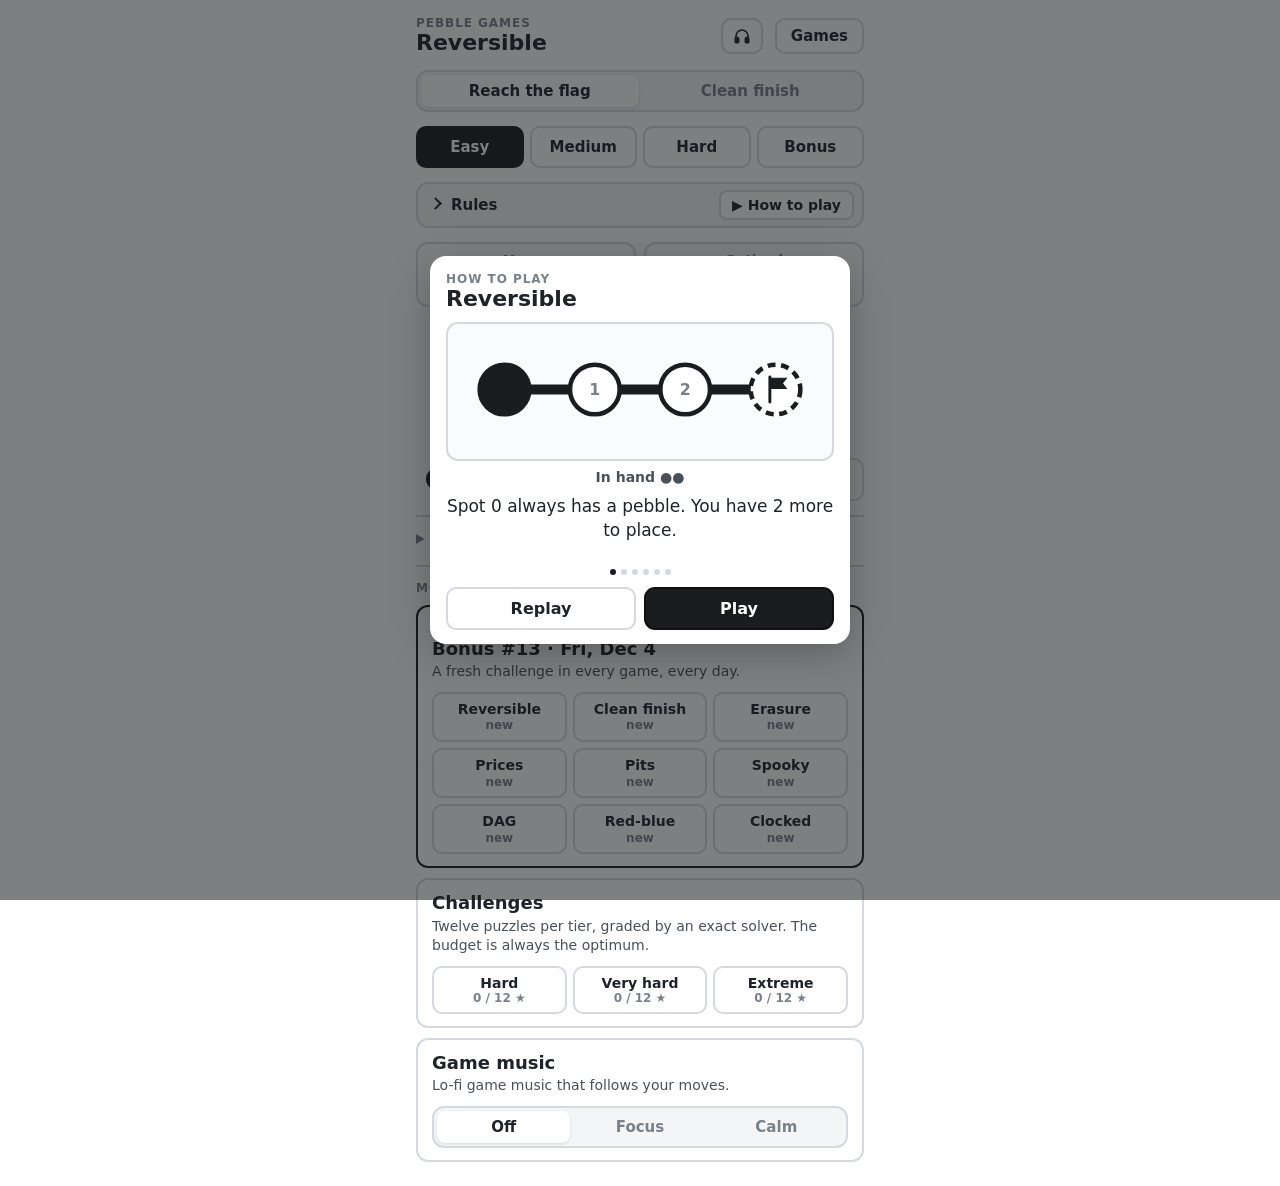
<file: index.html>
<!doctype html>
<html lang="en">
<head>
<meta charset="utf-8">
<meta name="viewport" content="width=device-width, initial-scale=1, maximum-scale=1, user-scalable=no">
<title>Pebble Game</title>
<meta name="description" content="Puzzles about memory, time and energy in computing. Get a pebble to the flag in as few moves as you can.">
<meta property="og:type" content="website">
<meta property="og:site_name" content="Pebble Games">
<meta property="og:title" content="Pebble Games">
<meta property="og:description" content="Puzzles about memory, time and energy in computing. Get a pebble to the flag in as few moves as you can.">
<meta property="og:url" content="https://mcthumann.github.io/pebble_web_game/">
<meta property="og:image" content="https://mcthumann.github.io/pebble_web_game/og.png">
<meta property="og:image:width" content="1200">
<meta property="og:image:height" content="630">
<meta property="og:image:alt" content="Pebble Games: puzzles about memory, time and energy">
<meta name="twitter:card" content="summary_large_image">
<style>
  :root {
    --ink: #1F2329; --muted: #7A808A; --faint: #D5D9DF;
    --pebble: #1A1C20; --red: #E31A1C; --green: #009E73; --gold: #E0A800;
  }
  * { box-sizing: border-box; -webkit-tap-highlight-color: transparent; }
  html, body { margin: 0; height: 100%; }
  body {
    background: #fff; color: var(--ink);
    font-family: "Segoe UI", system-ui, -apple-system, Roboto, sans-serif;
    touch-action: manipulation; user-select: none; -webkit-user-select: none;
  }
  main {
    max-width: 480px; min-height: 100%; margin: 0 auto; padding: 20px 16px 24px;
    display: flex; flex-direction: column; gap: 14px;
  }
  button {
    font: inherit; font-size: 16px; font-weight: 600; padding: 10px 18px;
    background: #fff; color: var(--ink); border: 2px solid var(--faint); border-radius: 10px;
  }


  #levels { display: flex; gap: 8px; }
  #levels button { flex: 1; padding: 10px 0; }
  #levels button.sel { background: var(--pebble); border-color: var(--pebble); color: #fff; }

  #info {
    background: #F4F5F7; border: 2px solid var(--faint); border-radius: 12px;
    padding: 12px 14px; font-size: 17px; line-height: 1.4;
  }
  #top { display: flex; align-items: center; justify-content: space-between; gap: 12px; }
  #top p { margin: 0; }
  #hintBtn { padding: 8px 14px; flex: none; }
  #hint { display: none; margin: 10px 0 0; padding-top: 10px; border-top: 2px solid var(--faint); font-weight: 600; }
  #info.open #hint { display: block; }

  #stats { display: flex; gap: 8px; margin-bottom: 12px; }
  .stat {
    flex: 1; text-align: center; padding: 8px 4px;
    border: 2px solid var(--faint); border-radius: 12px;
  }
  .stat span { display: block; font-size: 13px; font-weight: 600; color: var(--muted); }
  .stat b { display: block; font-size: 26px; line-height: 1.15; font-variant-numeric: tabular-nums; }
  #movesBox.past { border-color: #D55E00; }
  #movesBox.past b { color: #D55E00; }

  #solved { display: none; text-align: center; color: #fff; margin-bottom: 20px; }
  #solved h1 { margin: 0; font-size: 64px; line-height: 1.1; }
  #solved p { margin: 4px 0 0; font-size: 24px; }
  #solved #time { font-size: 40px; font-weight: 700; font-variant-numeric: tabular-nums; }

  #board { display: block; width: 100%; height: auto; }
  #track { fill: none; stroke: var(--pebble); stroke-width: 9; stroke-linecap: round; }
  .node { cursor: pointer; }
  .node .hit { fill: transparent; }
  .node .ring { fill: #fff; stroke: var(--pebble); stroke-width: 4; }
  .node .dot { fill: var(--pebble); display: none; }
  .node.on .dot { display: block; }
  .node.on .flag { display: none; }
  .node.fixed .ring { fill: var(--pebble); }
  .node.bad .ring { fill: var(--red); stroke: var(--red); }
  .node text { font-size: 15px; font-weight: 650; fill: var(--muted); text-anchor: middle; }
  .node.bad text { fill: var(--red); }

  #bar { display: flex; align-items: center; justify-content: space-between; }
  #hand { display: flex; align-items: center; gap: 8px; padding: 6px 10px; border-radius: 10px; font-size: 16px; }
  #hand.bad { background: var(--red); color: #fff; }
  #hand i {
    width: 22px; height: 22px; border-radius: 50%;
    background: var(--pebble); border: 2px solid var(--pebble);
  }
  #hand i.used { background: transparent; border-color: var(--faint); }

  body.won { background: var(--green); }
  body.won #info, body.won #stats { display: none; }
  body.won #solved { display: block; }
  body.won #hand { color: #fff; }
  body.won .node text { fill: #fff; }
  body.won button { border-color: #fff; }
  body.won #levels button.sel { border-color: var(--pebble); }
  /* Stars, sharing and feel (the same block on every game page). */
  #levels .mark { margin-left: 5px; font-size: 14px; }
  #levels .mark.star { color: #E0A800; }
  #levels .mark.done { color: #E0A800; }
  main #best { margin-top: 6px; font-size: 17px; font-weight: 650; }
  main #share {
    margin-top: 12px; padding: 7px 22px; font-size: 15px;
    background: transparent; color: #fff; border: 2px solid #fff; border-radius: 10px;
  }
  body.lost #share, body.lost #best { display: none; }
  .confetti { position: fixed; inset: 0; width: 100%; height: 100%; pointer-events: none; z-index: 10; }
  @media (prefers-reduced-motion: no-preference) {
    @keyframes pop { 0% { transform: scale(.3); } 65% { transform: scale(1.15); } 100% { transform: scale(1); } }
    .node.on:not(.fixed) .dot { transform-box: fill-box; transform-origin: center; animation: pop .22s ease-out; }
  }
  /* "Why this game?": one line on why it matters, folded away by default. */
  #about { border-top: 2px solid var(--faint); padding-top: 12px; font-size: 15px; line-height: 1.45; user-select: text; -webkit-user-select: text; }
  #about summary { font-weight: 600; color: var(--muted); cursor: pointer; }
  #about p { margin: 8px 0 0; }
  #about .refs { font-size: 14px; color: var(--muted); }
  #about a { color: inherit; }
  body.won #about, body.done #about { display: none; }
  /* Header: the game's name and one way out to the list of all games. */
  #head { display: flex; align-items: center; justify-content: space-between; gap: 12px; margin-top: -4px; }
  #head .kicker { display: block; font-size: 12px; font-weight: 700; letter-spacing: .08em; text-transform: uppercase; color: var(--muted); }
  #head h1 { margin: 0; font-size: 22px; line-height: 1.2; color: var(--ink); }
  #head a {
    flex: none; padding: 7px 14px; font-size: 15px; font-weight: 650; text-decoration: none;
    color: var(--ink); border: 2px solid var(--faint); border-radius: 10px;
  }
  body.won #head .kicker, body.done #head .kicker { color: rgba(255,255,255,.8); }
  body.won #head h1, body.done #head h1 { color: #fff; }
  body.won #head a, body.done #head a { color: #fff; border-color: #fff; }
  /* Finish screen: share the result, or move on to the next game. */
  main .actions { display: flex; justify-content: center; gap: 10px; margin-top: 12px; }
  main .actions #share { margin-top: 0; }
  main #next {
    padding: 7px 18px; font-size: 15px; font-weight: 650; text-decoration: none;
    background: #fff; color: var(--green); border: 2px solid #fff; border-radius: 10px;
  }
  body.lost #next { display: none; }
  /* Reach the flag, or finish clean: two versions of the same game. */
  #mode { display: flex; padding: 3px; gap: 3px; background: #F4F5F7; border: 2px solid var(--faint); border-radius: 12px; }
  #mode a {
    flex: 1; text-align: center; padding: 7px 0; border-radius: 8px;
    font-size: 15px; font-weight: 650; color: var(--muted); text-decoration: none;
  }
  #mode a.sel { background: #fff; color: var(--ink); box-shadow: 0 1px 3px rgba(0,0,0,.12); }
  body.won #mode { display: none; }
  /* More to play: bonus challenges, harder challenges, and game music. */
  #more { display: flex; flex-direction: column; gap: 10px; border-top: 2px solid var(--faint); padding-top: 14px; }
  #more h2 { margin: 0; font-size: 12px; font-weight: 700; letter-spacing: .08em; text-transform: uppercase; color: var(--muted); }
  #more .card { display: block; padding: 12px 14px; border: 2px solid var(--faint); border-radius: 12px; color: var(--ink); text-decoration: none; }
  #more .card b { display: block; font-size: 18px; line-height: 1.25; }
  #more .card > span { display: block; margin-top: 2px; font-size: 14px; line-height: 1.4; color: #4A5058; }
  #more #dailyCard { border-color: var(--pebble); }
  #more .card > .kick { margin: 0 0 2px; font-size: 12px; font-weight: 700; letter-spacing: .06em; text-transform: uppercase; color: var(--muted); }
  #more .dailies { display: grid; grid-template-columns: repeat(3, 1fr); gap: 6px; margin-top: 10px; }
  #more .dailies a {
    padding: 7px 2px; border: 2px solid var(--faint); border-radius: 10px; text-align: center;
    font-size: 14px; font-weight: 650; line-height: 1.2; color: var(--ink); text-decoration: none;
  }
  #more .dailies a i { display: block; margin-top: 1px; font-style: normal; font-size: 12px; font-weight: 600; color: var(--muted); }
  #more .dailies a.done { border-color: var(--gold); }
  #more .dailies a.opt { border-color: var(--gold); background: #FFF3C4; }
  #more .dailies a.done i, #more .dailies a.opt i { color: #8A6A00; }
  #more .tiers { display: flex; gap: 6px; margin-top: 10px; }
  #more .tiers a {
    flex: 1; text-align: center; padding: 7px 0; border: 2px solid var(--faint); border-radius: 10px;
    font-size: 14px; font-weight: 650; color: var(--ink); text-decoration: none;
  }
  #more .tiers a i { display: block; font-style: normal; font-size: 12px; font-weight: 600; color: var(--muted); }
  #more .moods { display: flex; padding: 3px; gap: 3px; margin-top: 10px; background: #F4F5F7; border: 2px solid var(--faint); border-radius: 12px; }
  #more .moods button { flex: 1; padding: 7px 0; border: 0; border-radius: 8px; background: transparent; font-size: 15px; font-weight: 650; color: var(--muted); }
  #more .moods button.sel { background: #fff; color: var(--ink); box-shadow: 0 1px 3px rgba(0,0,0,.12); }
  body.won #more { display: none; }
</style>
<link rel="stylesheet" href="shared/intro.css?v=5">
</head>
<body>
<main>
  <header id="head">
    <div><span class="kicker">Pebble Games</span><h1>Reversible</h1></div>
    <button class="beats-toggle" id="beats" type="button"></button>
    <a href="games/">Games</a>
  </header>
  <nav id="mode" aria-label="Version"><a class="sel" aria-current="page">Reach the flag</a><a href="clean/">Clean finish</a></nav>
  <div id="levels">
    <button type="button" data-p="2" data-opt="4">Easy</button>
    <button type="button" data-p="3" data-opt="13">Medium</button>
    <button type="button" data-p="4" data-opt="38">Hard</button>
    <button type="button" data-daily>Bonus</button>
  </div>
  <div id="info">
    <div id="top">
      <p>Tap a spot to place or remove a pebble, but only when the spot before it has one. <b>Get to the flag.</b></p>
      <button id="hintBtn" type="button">Hint</button>
    </div>
    <p id="hint">To advance forward, focus on recovering from behind.</p>
  </div>
  <div id="stats">
    <div class="stat" id="movesBox"><span>Moves</span><b id="moves"></b></div>
    <div class="stat"><span>Optimal</span><b id="opt"></b></div>
  </div>
  <div id="solved"><h1 id="verdict">Solved</h1><p id="time"></p><p id="count"></p><p id="best"></p><div class="actions"><button id="share" type="button">Share</button><a id="next" href="clean/">Next: Clean finish &rarr;</a></div></div>
  <svg id="board" role="group" aria-label="Pebble line"></svg>
  <div id="bar">
    <div id="hand"></div>
    <button id="reset" type="button">Reset</button>
  </div>
  <details id="about">
    <summary>Why this game?</summary>
    <p>Erasing information costs heat. Uncomputing avoids erasure, but needs extra memory, which can be traded for extra time.</p>
    <p class="refs">Bennett, <i>SIAM J. Comput.</i> 1989 · Knill, <a href="https://arxiv.org/abs/math/9508218">arXiv:math/9508218</a></p>
    <p class="refs"><a href="games/">All games</a></p>
  </details>
  <section id="more" aria-label="More to play">
    <h2>More to play</h2>
    <div class="card" id="dailyCard">
      <span class="kick">Bonus challenges</span>
      <b id="dailyTitle">Bonus challenges</b>
      <span id="dailyState">A fresh challenge in every game, every day.</span>
      <div class="dailies" id="dailies"></div>
    </div>
    <div class="card">
      <b>Challenges</b>
      <span>Twelve puzzles per tier, graded by an exact solver. The budget is always the optimum.</span>
      <div class="tiers">
        <a href="challenge/#hard" data-tier="hard">Hard<i></i></a>
        <a href="challenge/#veryhard" data-tier="veryhard">Very hard<i></i></a>
        <a href="challenge/#extreme" data-tier="extreme">Extreme<i></i></a>
      </div>
    </div>
    <div class="card">
      <b>Game music</b>
      <span id="moodNote">Lo-fi game music that follows your moves.</span>
      <div class="moods" id="moods"></div>
    </div>
  </section>
</main>
<script src="shared/puzzles.js?v=3"></script>
<script src="shared/dailies.js?v=4"></script>
<script src="shared/progress.js?v=4"></script>
<script src="shared/daily-mode.js?v=5"></script>
<script src="shared/beats.js?v=7"></script>
<script>
  // Easy, Medium, Hard give 2, 3, 4 pebbles. With P pebbles the furthest
  // reachable spot is 2^P - 1, so that is where the flag goes: 3, 7, 15.
  // data-opt is the fewest moves to get a pebble onto the flag, found by
  // breadth-first search: 4, 13, 38 (Hard beats the clean recursion's 40,
  // since nothing has to be picked up afterwards).
  const PER_ROW = 4;
  const X0 = 40, DX = 75, Y0 = 40, DY = 84, R = 23, XR = X0 + DX * (PER_ROW - 1);
  const SVG = 'http://www.w3.org/2000/svg';
  const board = document.getElementById('board');
  const hand = document.getElementById('hand');
  const levelButtons = [...document.querySelectorAll('#levels button')];

  // ---------- Stars, feel and sharing (the same block on every game page) ----------
  // Progress is kept in this browser only: for each level, the best score and
  // that level's optimum, so a star means best <= optimum (lower is better).
  const KIT = { game: 'reversible', title: 'Reversible', unit: 'moves', path: '' };
  const kit = (() => {
    const KEY = 'pebble-games-v1', BASE = 'https://mcthumann.github.io/pebble_web_game/';
    const calm = matchMedia('(prefers-reduced-motion: reduce)').matches;
    const el = id => document.getElementById(id);
    let data = {}, shareText = '', lastBuzz = 0;
    try { data = JSON.parse(localStorage.getItem(KEY)) || {}; } catch (e) {}
    const save = () => { try { localStorage.setItem(KEY, JSON.stringify(data)); } catch (e) {} };
    const starred = r => !!r && r.best <= r.opt;

    // Level buttons get an outline star once finished and a filled star once
    // finished optimally, so the goal is to fill every star.
    // (The games list page reads the same saved progress to show stars per game.)
    function marks() {
      document.querySelectorAll('#levels button:not([data-daily])').forEach(b => {
        const r = (data[KIT.game] || {})[b.dataset.name];
        b.innerHTML = b.dataset.name + (!r ? '' : starred(r)
          ? '<span class="mark star" aria-label="optimal">★</span>'
          : '<span class="mark done" aria-label="finished">☆</span>');
      });
    }

    function buzz(pattern) {
      const now = performance.now();
      if (now - lastBuzz < 120) return;
      lastBuzz = now;
      try { if (navigator.vibrate) navigator.vibrate(pattern || 30); } catch (e) {}
    }

    // A short, light confetti burst, only for optimal finishes.
    function confetti() {
      if (calm) return;
      const c = document.createElement('canvas'), ctx = c.getContext('2d'), dpr = window.devicePixelRatio || 1;
      const W = innerWidth, H = innerHeight;
      c.className = 'confetti'; c.width = W * dpr; c.height = H * dpr;
      document.body.appendChild(c); ctx.scale(dpr, dpr);
      const colors = ['#FFFFFF', '#F5C542', '#FFE8A3', '#BFF0DD'];
      const bits = Array.from({ length: 70 }, () => ({
        x: W / 2 + (Math.random() - .5) * 140, y: H * .26,
        vx: (Math.random() - .5) * 9, vy: -3 - Math.random() * 8,
        a: Math.random() * 6.3, va: (Math.random() - .5) * .3,
        w: 5 + Math.random() * 4, h: 8 + Math.random() * 6,
        c: colors[Math.floor(Math.random() * colors.length)],
      }));
      const t0 = performance.now();
      (function frame(t) {
        const age = (t - t0) / 1600;
        ctx.clearRect(0, 0, W, H);
        if (age >= 1) { c.remove(); return; }
        ctx.globalAlpha = Math.min(1, (1 - age) * 2.5);
        for (const b of bits) {
          b.vy += .28; b.vx *= .99; b.x += b.vx; b.y += b.vy; b.a += b.va;
          ctx.save(); ctx.translate(b.x, b.y); ctx.rotate(b.a);
          ctx.fillStyle = b.c; ctx.fillRect(-b.w / 2, -b.h / 2, b.w, b.h); ctx.restore();
        }
        requestAnimationFrame(frame);
      })(t0);
    }

    // A finished run: save it, note a new star or best, celebrate, and get the
    // share line ready. Pass { record: false } for levels that should not count.
    function finish(level, score, opt, time, opts = {}) {
      const optimal = score <= opt;
      let line = '';
      if (opts.record !== false) {
        const g = data[KIT.game] = data[KIT.game] || {};
        const old = g[level];
        g[level] = { best: old ? Math.min(old.best, score) : score, opt };
        save();
        marks();
        if (optimal && !starred(old)) line = 'New star ★';
        else if (!optimal && !old) line = '☆ earned · match the optimum to fill it';
        else if (!optimal && score < old.best) line = 'New best';
        else if (!optimal && old) line = 'Your best: ' + (KIT.unit === 'cost' ? 'cost ' : '') + old.best;
      }
      el('best').textContent = line;
      const amount = KIT.unit === 'cost' ? 'cost ' + score : score + ' ' + KIT.unit;
      shareText = (optimal ? '★ ' : '') + 'Pebble Game · ' + KIT.title + ' ' + level + ' · ' + amount +
        (optimal ? ', optimal' : ' (optimal ' + opt + ')') + ' in ' + time + '\n' + (opts.url || BASE + KIT.path);
      el('share').textContent = 'Share';
      nextLabel();
      buzz(optimal ? [15, 60, 15, 60, 30] : 25);
      if (optimal) setTimeout(confetti, 60);
    }

    function clear() { const b = el('best'); if (b) b.textContent = ''; }

    // Next climbs this game's levels first (Easy, Medium, Hard), then moves on
    // to the next game. gameNext keeps the label written in the page for that.
    let gameNext = '';
    function nextLevelButton() {
      const buttons = [...document.querySelectorAll('#levels button')];
      const i = buttons.findIndex(b => b.classList.contains('sel'));
      return i >= 0 && i < buttons.length - 1 ? buttons[i + 1] : null;
    }
    function nextLabel() {
      const b = nextLevelButton();
      el('next').textContent = b ? 'Next: ' + b.dataset.name + ' \u2192' : gameNext;
    }

    // Phones get the share sheet; elsewhere the line is copied.
    async function share() {
      const btn = el('share');
      try {
        if (navigator.share && matchMedia('(pointer: coarse)').matches) { await navigator.share({ text: shareText }); return; }
        await navigator.clipboard.writeText(shareText);
        btn.textContent = 'Copied';
      } catch (e) {
        if (e && e.name === 'AbortError') return;
        const t = document.createElement('textarea');
        t.value = shareText; document.body.appendChild(t); t.select();
        let ok = false; try { ok = document.execCommand('copy'); } catch (e2) {}
        t.remove();
        btn.textContent = ok ? 'Copied' : 'Copy failed';
      }
      setTimeout(() => { btn.textContent = 'Share'; }, 1600);
    }

    function init() {
      document.querySelectorAll('#levels button').forEach(b => { b.dataset.name = b.textContent.trim(); });
      el('share').addEventListener('click', share);
      gameNext = el('next').textContent;
      el('next').addEventListener('click', e => {
        const b = nextLevelButton();
        if (b) { e.preventDefault(); b.click(); }
      });
      marks();
    }
    return { init, finish, clear, buzz, text: () => shareText };
  })();

  let P, N, OPT, levelName, pebbled, moves, won, nodes, startedAt, solveMs;

  // Spots 0..N snake along one line: rows alternate left-to-right and right-to-left.
  // Spot 0 is permanently pebbled and does not use one of the player's pebbles.
  function build() {
    const rows = Math.ceil((N + 1) / PER_ROW);
    const spotX = i => { const row = Math.floor(i / PER_ROW), k = i % PER_ROW; return X0 + DX * (row % 2 ? PER_ROW - 1 - k : k); };
    let d = 'M' + X0 + ' ' + Y0 + 'H' + XR;
    for (let r = 1; r < rows; r++) {
      const y = Y0 + DY * r, right = r % 2 === 1;
      d += 'A' + DY / 2 + ' ' + DY / 2 + ' 0 0 ' + (right ? 1 : 0) + ' ' + (right ? XR : X0) + ' ' + y +
           'H' + spotX(Math.min(N, (r + 1) * PER_ROW - 1));
    }
    board.setAttribute('viewBox', '-18 6 340 ' + rows * DY);
    board.innerHTML = '<path id="track" d="' + d + '"/>';
    nodes = [];
    for (let i = 0; i <= N; i++) {
      const row = Math.floor(i / PER_ROW), k = i % PER_ROW;
      const x = X0 + DX * (row % 2 ? PER_ROW - 1 - k : k), y = Y0 + DY * row;
      const g = document.createElementNS(SVG, 'g');
      g.setAttribute('class', i === 0 ? 'node fixed' : 'node');
      g.setAttribute('role', 'button');
      g.setAttribute('aria-label', 'Spot ' + i);
      g.innerHTML =
        '<rect class="hit" x="' + (x - DX / 2) + '" y="' + (y - 30) + '" width="' + DX + '" height="76"/>' +
        '<circle class="ring" cx="' + x + '" cy="' + y + '" r="' + R + '"/>' +
        (i === N
          ? '<g class="flag" transform="translate(' + (x - 7) + ' ' + (y - 12) + ')">' +
            '<path d="M2 1v22" stroke="#1F2329" stroke-width="2.6" stroke-linecap="round" fill="none"/>' +
            '<path d="M3.5 2h13l-3.5 4.5 3.5 4.5h-13z" fill="#1F2329"/></g>'
          : '') +
        '<circle class="dot" cx="' + x + '" cy="' + y + '" r="14"/>' +
        '<text x="' + x + '" y="' + (y + R + 19) + '">' + i + '</text>';
      g.addEventListener('click', () => tap(i));
      board.appendChild(g);
      nodes.push(g);
    }
  }

  function inHand() { return P - pebbled.slice(1).filter(Boolean).length; }

  function flash(el) {
    kit.buzz();
    el.classList.add('bad');
    clearTimeout(el.badTimer);
    el.badTimer = setTimeout(() => el.classList.remove('bad'), 450);
  }

  function tap(i) {
    if (won) return;
    const placing = !pebbled[i];
    if (i === 0 || !pebbled[i - 1]) { sound('bad', i); flash(nodes[i]); return; }
    if (placing && inHand() === 0) { sound('bad', i); flash(nodes[i]); flash(hand); return; }
    pebbled[i] = placing;
    sound(placing ? 'place' : 'remove', i);
    // The clock runs from the first legal move to the pebble landing on the flag.
    if (moves === 0) startedAt = performance.now();
    moves++;
    if (placing && i === N) { won = true; solveMs = performance.now() - startedAt; kit.finish(levelName, moves, OPT, clock(solveMs), daily.opts()); daily.done(moves, OPT, solveMs); sound('win', i); }
    render();
  }

  // Tell the focus music (shared/beats.js) what just happened, so it can follow play.
  function sound(type, spot) {
    const furthest = pebbled.lastIndexOf(true);
    document.dispatchEvent(new CustomEvent('pebble:sound', { detail: { type, spot, n: N, progress: Math.max(furthest, spot) / N } }));
  }

  function clock(ms) {
    const t = Math.round(ms / 100), m = Math.floor(t / 600), sec = ((t % 600) / 10).toFixed(1);
    return m ? m + ':' + sec.padStart(4, '0') : sec + ' s';
  }

  function render() {
    for (let i = 0; i <= N; i++) nodes[i].classList.toggle('on', pebbled[i]);
    const left = inHand();
    let dots = '';
    for (let k = 0; k < P; k++) dots += '<i class="' + (k < left ? '' : 'used') + '"></i>';
    hand.innerHTML = dots + '<span>' + left + ' in hand</span>';
    document.getElementById('moves').textContent = moves;
    document.getElementById('movesBox').classList.toggle('past', moves > OPT);
    document.body.classList.toggle('won', won);
    document.getElementById('time').textContent = won ? clock(solveMs) : '';
    document.getElementById('verdict').textContent = moves === OPT ? 'Optimal!' : 'Solved';
    document.getElementById('count').textContent = levelName + ' · ' + moves + ' moves · optimal ' + OPT;
  }

  function reset() {
    kit.clear();
    pebbled = new Array(N + 1).fill(false);
    pebbled[0] = true;
    moves = 0;
    won = false;
    render();
    sound('start', 0);
  }

  function setLevel(btn) {
    daily.chose(btn);
    P = Number(btn.dataset.p);
    N = btn.dataset.n ? Number(btn.dataset.n) : 2 ** P - 1;   // the bonus sets its own flag
    OPT = Number(btn.dataset.opt);
    document.getElementById('opt').textContent = OPT;
    levelName = btn.dataset.name;
    levelButtons.forEach(b => b.classList.toggle('sel', b === btn));
    build();
    reset();
  }

  levelButtons.forEach(b => b.addEventListener('click', () => setLevel(b)));
  document.getElementById('reset').addEventListener('click', reset);
  document.getElementById('hintBtn').addEventListener('click', () =>
    document.getElementById('info').classList.toggle('open'));
  kit.init();
  // Today's bonus challenge is the last level button (shared/daily-mode.js).
  const daily = PebbleDaily.attach('reversible', '');
  PebbleBeats.toggleButton(document.getElementById('beats'));
  setLevel(daily.wanted() ? daily.button : levelButtons[0]);
  // A link ending in #about opens the "Why this game?" note and scrolls to it.
  function openAbout() {
    if (location.hash !== '#about') return;
    const a = document.getElementById('about');
    a.open = true;
    a.scrollIntoView({ block: 'start' });
  }
  window.addEventListener('hashchange', openAbout);
  openAbout();
</script>
<script>
  // More to play: today's bonus challenges, challenge stars and the game music.
  (() => {
    const prog = PebbleProgress, key = prog.todayKey(), num = prog.dailyNumber(key);
    // Today's bonus challenge in every game. Prices has its own page for it
    // (daily/), with the hardest puzzles; the rest open the Bonus level of their game.
    const GAMES = [['reversible', 'Reversible', '#bonus'], ['clean', 'Clean finish', 'clean/#bonus'], ['erase', 'Erasure', 'erase/#bonus'],
                   ['prices', 'Prices', 'daily/'], ['pits', 'Pits', 'pits/#bonus'], ['spooky', 'Spooky', 'spooky/#bonus'],
                   ['dag', 'DAG', 'dag/#bonus'], ['redblue', 'Red-blue', 'redblue/#bonus'], ['clocked', 'Clocked', 'clocked/#bonus']];
    function draw() {
      let solved = 0;
      document.getElementById('dailies').innerHTML = GAMES.map(([game, name, href]) => {
        const r = prog.gameDaily(game, key), opt = r && r.best <= r.opt;
        if (r) solved++;
        return '<a href="' + href + '" class="' + (opt ? 'opt' : r ? 'done' : '') + '">' + name +
          '<i>' + (opt ? '★ optimal' : r ? '☆ solved' : 'new') + '</i></a>';
      }).join('');
      const s = prog.streak();
      document.getElementById('dailyState').textContent =
        (solved ? solved + ' of ' + GAMES.length + ' solved today' : 'A fresh challenge in every game, every day.') +
        (s ? ' · \u{1F525} ' + s + '-day streak' : '');
    }
    document.getElementById('dailyTitle').textContent = 'Bonus #' + num + ' · ' + prog.prettyDate(key);
    draw();
    // Reversible's bonus is on this page: open it and go up to the board.
    document.getElementById('dailies').addEventListener('click', e => {
      const a = e.target.closest('a');
      if (!a || a.getAttribute('href') !== '#bonus') return;
      e.preventDefault();
      if (!daily.active()) daily.button.click();
      window.scrollTo({ top: 0, behavior: 'smooth' });
    });
    // Solving a puzzle here may fill a square, so redraw after each win.
    document.addEventListener('pebble:sound', e => { if (e.detail.type === 'win') setTimeout(draw, 0); });
    document.querySelectorAll('#more .tiers a').forEach(a => {
      a.querySelector('i').textContent = prog.tierSolved(a.dataset.tier) + ' / ' + PEBBLE_PUZZLES.challenge[a.dataset.tier].length + ' ★';
    });
    PebbleBeats.picker(document.getElementById('moods'), document.getElementById('moodNote'));
  })();
</script>
<script src="shared/intro.js?v=6" data-game="reversible"></script>
</body>
</html>
</file>
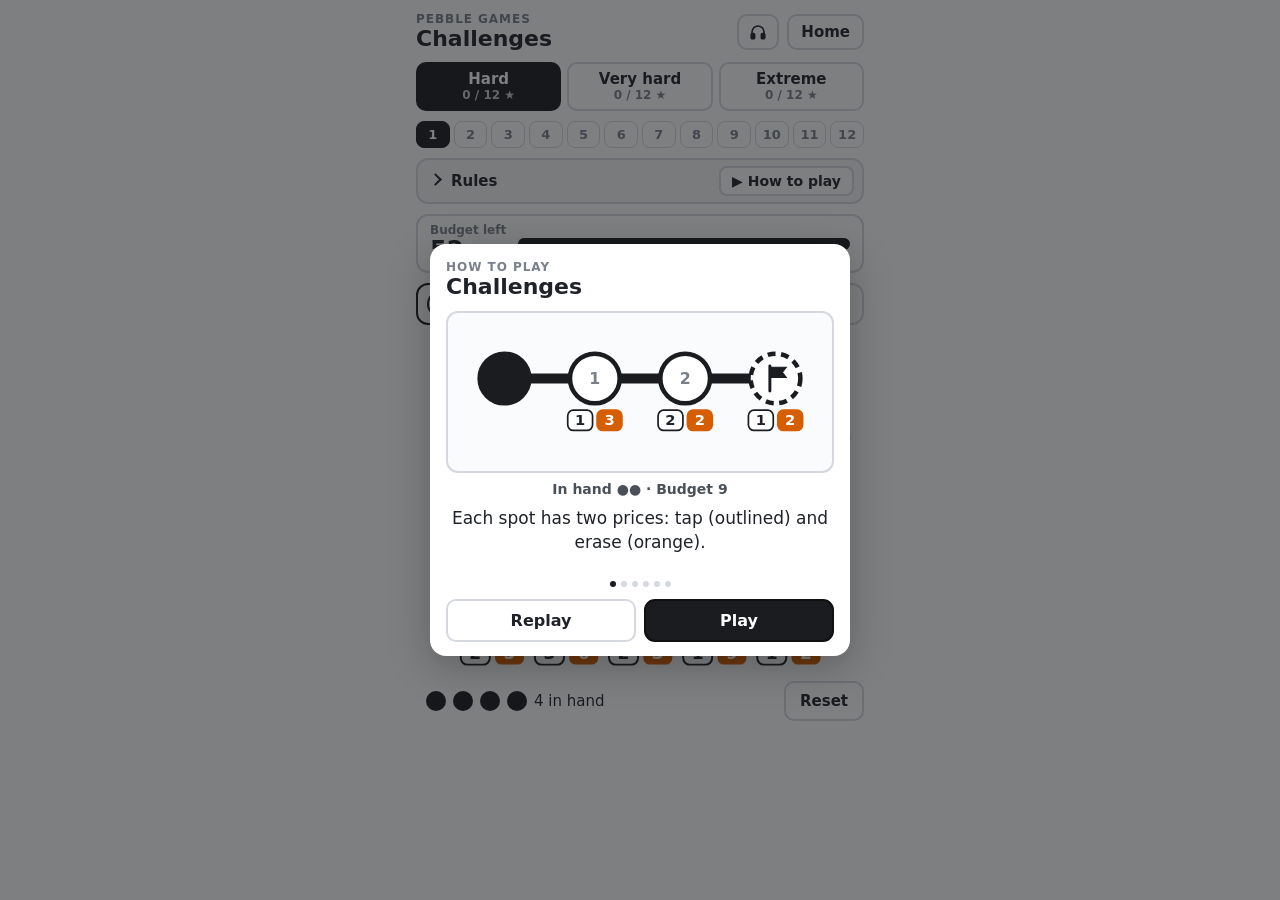
<file: challenge/index.html>
<!doctype html>
<html lang="en">
<head>
<meta charset="utf-8">
<meta name="viewport" content="width=device-width, initial-scale=1, maximum-scale=1, user-scalable=no">
<title>Pebble Challenges</title>
<meta name="description" content="Pebble puzzles from hard to extreme, graded by an exact solver. Every budget is the optimum.">
<meta property="og:type" content="website">
<meta property="og:site_name" content="Pebble Games">
<meta property="og:title" content="Pebble Challenges">
<meta property="og:description" content="Pebble puzzles from hard to extreme, graded by an exact solver. Every budget is the optimum.">
<meta property="og:url" content="https://mcthumann.github.io/pebble_web_game/challenge/">
<meta property="og:image" content="https://mcthumann.github.io/pebble_web_game/og.png">
<meta property="og:image:width" content="1200">
<meta property="og:image:height" content="630">
<meta name="twitter:card" content="summary_large_image">
<link rel="stylesheet" href="../shared/priced.css?v=3">
<style>
  #tiers { display: flex; gap: 6px; }
  #tiers button { flex: 1; padding: 7px 0; line-height: 1.15; }
  #tiers button i { display: block; font-style: normal; font-size: 12px; font-weight: 600; color: var(--muted); }
  #tiers button.sel { background: var(--pebble); border-color: var(--pebble); color: #fff; }
  #tiers button.sel i { color: rgba(255,255,255,.75); }
  #picker { display: grid; grid-template-columns: repeat(12, 1fr); gap: 4px; }
  #picker button {
    padding: 5px 0; font-size: 13px; font-weight: 700; border-radius: 8px; border-width: 1.5px;
    color: var(--muted);
  }
  #picker button.solved { color: #8A6A00; background: #FFF3C4; border-color: var(--gold); }
  #picker button.sel { color: #fff; background: var(--pebble); border-color: var(--pebble); }
  #picker button.sel.solved { box-shadow: inset 0 -3px 0 var(--gold); }
  body.done #tiers button:not(.sel), body.done #picker button:not(.sel) { background: transparent; color: #fff; }
  body.done #tiers button i { color: rgba(255,255,255,.8); }
</style>
<link rel="stylesheet" href="../shared/intro.css?v=5">
</head>
<body>
<main>
  <header id="head">
    <div class="title"><span class="kicker">Pebble Games</span><h1>Challenges</h1></div>
    <button class="beats-toggle" id="beats" type="button"></button>
    <a href="../">Home</a>
  </header>
  <div id="tiers" role="tablist"></div>
  <div id="picker" aria-label="Puzzles"></div>
  <p id="rules">A <b>tap</b> places or removes a pebble when the spot before has one: pay the <span class="price">outlined</span> price. A <b>hold</b> erases from anywhere: pay the <span class="price e">orange</span> price. Finish with only the flag. The budget is the exact optimum. <button id="hintBtn" type="button">Hint</button></p>
  <p id="hint" hidden></p>
  <div id="budget" aria-live="polite">
    <div class="num"><span class="lbl">Budget left</span><b id="left"></b> <span id="of"></span></div>
    <div id="track-bar"><div id="fill"></div></div>
    <span id="delta" aria-hidden="true"></span>
  </div>
  <ol id="goal">
    <li id="g1" data-n="1">Reach the flag</li>
    <li id="g2" data-n="2" aria-live="polite"></li>
  </ol>
  <div id="result"><h1 id="verdict"></h1><p id="time"></p><p id="summary"></p><p id="detail"></p><p id="extra"></p><div class="actions"><button id="share" type="button">Share</button><button id="next" type="button"></button></div></div>
  <svg id="board" role="group" aria-label="Pebble line"></svg>
  <div id="bar">
    <div id="hand"></div>
    <button id="reset" type="button">Reset</button>
  </div>
</main>
<script src="../shared/puzzles.js?v=3"></script>
<script src="../shared/progress.js?v=4"></script>
<script src="../shared/priced.js?v=3"></script>
<script src="../shared/beats.js?v=7"></script>
<script>
  // Three tiers of twelve, from puzzles.js. tools/make_puzzles.py grades each
  // puzzle by how unlikely random legal play is to hit the optimum (the Prices
  // page's own Hard grades 16.3): Hard about 15.5 to 18, Very hard 19.5 to 21.5,
  // Extreme 24 and up, where every optimal route also erases the same spots.
  // Within a tier the puzzles run from easiest to hardest.
  const $ = id => document.getElementById(id);
  const prog = PebbleProgress, ALL = PEBBLE_PUZZLES.challenge;
  const TIERS = [['hard', 'Hard'], ['veryhard', 'Very hard'], ['extreme', 'Extreme']];
  const NAME = Object.fromEntries(TIERS);
  const URL_CH = 'https://mcthumann.github.io/pebble_web_game/challenge/';
  let tier = 'hard', idx = 0, shareText = '';

  const firstOpen = t => { const i = ALL[t].findIndex((_, k) => !prog.challengeSolved(t, k)); return i < 0 ? 0 : i; };
  const label = (t, k) => NAME[t] + ' ' + (k + 1);

  function drawTiers() {
    $('tiers').innerHTML = TIERS.map(([t, name]) =>
      '<button type="button" role="tab" data-tier="' + t + '" class="' + (t === tier ? 'sel' : '') + '" aria-selected="' + (t === tier) + '">' +
      name + '<i>' + prog.tierSolved(t) + ' / ' + ALL[t].length + ' ★</i></button>').join('');
    $('tiers').querySelectorAll('button').forEach(b => b.addEventListener('click', () => select(b.dataset.tier, firstOpen(b.dataset.tier))));
  }

  function drawPicker() {
    $('picker').innerHTML = ALL[tier].map((_, k) =>
      '<button type="button" data-k="' + k + '" class="' + (prog.challengeSolved(tier, k) ? 'solved ' : '') + (k === idx ? 'sel' : '') +
      '" aria-label="' + label(tier, k) + (prog.challengeSolved(tier, k) ? ', solved' : '') + '">' + (k + 1) + '</button>').join('');
    $('picker').querySelectorAll('button').forEach(b => b.addEventListener('click', () => select(tier, Number(b.dataset.k))));
  }

  function select(t, k) {
    tier = t; idx = k;
    history.replaceState(null, '', '#' + t + '-' + (k + 1));
    const q = ALL[t][k];
    $('hint').hidden = true;
    $('hint').textContent = 'The optimal route erases ' + q.erase.join(' or ') + ' pebbles' +
      (q.plans === 1 ? ', and only one choice of which pebbles works.' : '.');
    drawTiers();
    drawPicker();
    game.load(q);
  }

  function nextTarget() {
    if (idx + 1 < ALL[tier].length) return [tier, idx + 1];
    const t = TIERS.findIndex(([x]) => x === tier);
    return t + 1 < TIERS.length ? [TIERS[t + 1][0], 0] : null;
  }

  const game = PricedGame.create(r => {
    const name = label(tier, idx), old = prog.challengeResult(tier, idx);
    $('verdict').textContent = r.won ? 'Solved!' : 'Out of budget';
    $('time').textContent = r.won ? r.time : '';
    $('summary').textContent = r.won
      ? name + ' · cost ' + r.cost + ', the optimum'
      : r.flagged ? 'Flag reached, but ' + r.stray + (r.stray === 1 ? ' pebble' : ' pebbles') + ' still on the line'
      : 'No move fits in the budget left';
    $('detail').textContent = 'taps ' + r.tapCost + ' + erasures ' + r.eraseCost + ' = ' + r.cost;
    $('extra').textContent = '';
    if (!r.won) { PricedGame.buzz(25); return; }
    prog.saveChallenge(tier, idx, r.cost, r.opt, r.ms);
    $('extra').textContent = !old ? 'New star ★' : old.ms && r.ms < old.ms ? 'New best time' : old.ms ? 'Best time: ' + prog.clock(old.ms) : '';
    shareText = '★ Pebble Challenge · ' + name + ' · optimal in ' + r.time + '\n' + URL_CH + '#' + tier + '-' + (idx + 1);
    const nt = nextTarget();
    $('next').hidden = !nt;
    if (nt) $('next').textContent = 'Next: ' + label(nt[0], nt[1]) + ' →';
    drawTiers();
    drawPicker();
    PricedGame.buzz([15, 60, 15, 60, 30]);
    setTimeout(PricedGame.confetti, 60);
  });

  $('share').addEventListener('click', () => PricedGame.share(shareText, $('share')));
  $('next').addEventListener('click', () => { const nt = nextTarget(); if (nt) select(nt[0], nt[1]); });
  $('hintBtn').addEventListener('click', () => { $('hint').hidden = !$('hint').hidden; });
  PebbleBeats.toggleButton($('beats'));

  // Open the tier (and puzzle) in the link, e.g. #extreme or #extreme-4.
  function fromHash() {
    const m = location.hash.slice(1).match(/^(hard|veryhard|extreme)(?:-(\d+))?$/);
    if (!m) return select(tier, firstOpen(tier));
    const k = m[2] ? Math.min(ALL[m[1]].length, Math.max(1, Number(m[2]))) - 1 : firstOpen(m[1]);
    select(m[1], k);
  }
  window.addEventListener('hashchange', fromHash);
  fromHash();
</script>
<script src="../shared/intro.js?v=6" data-game="challenge"></script>
</body>
</html>
</file>
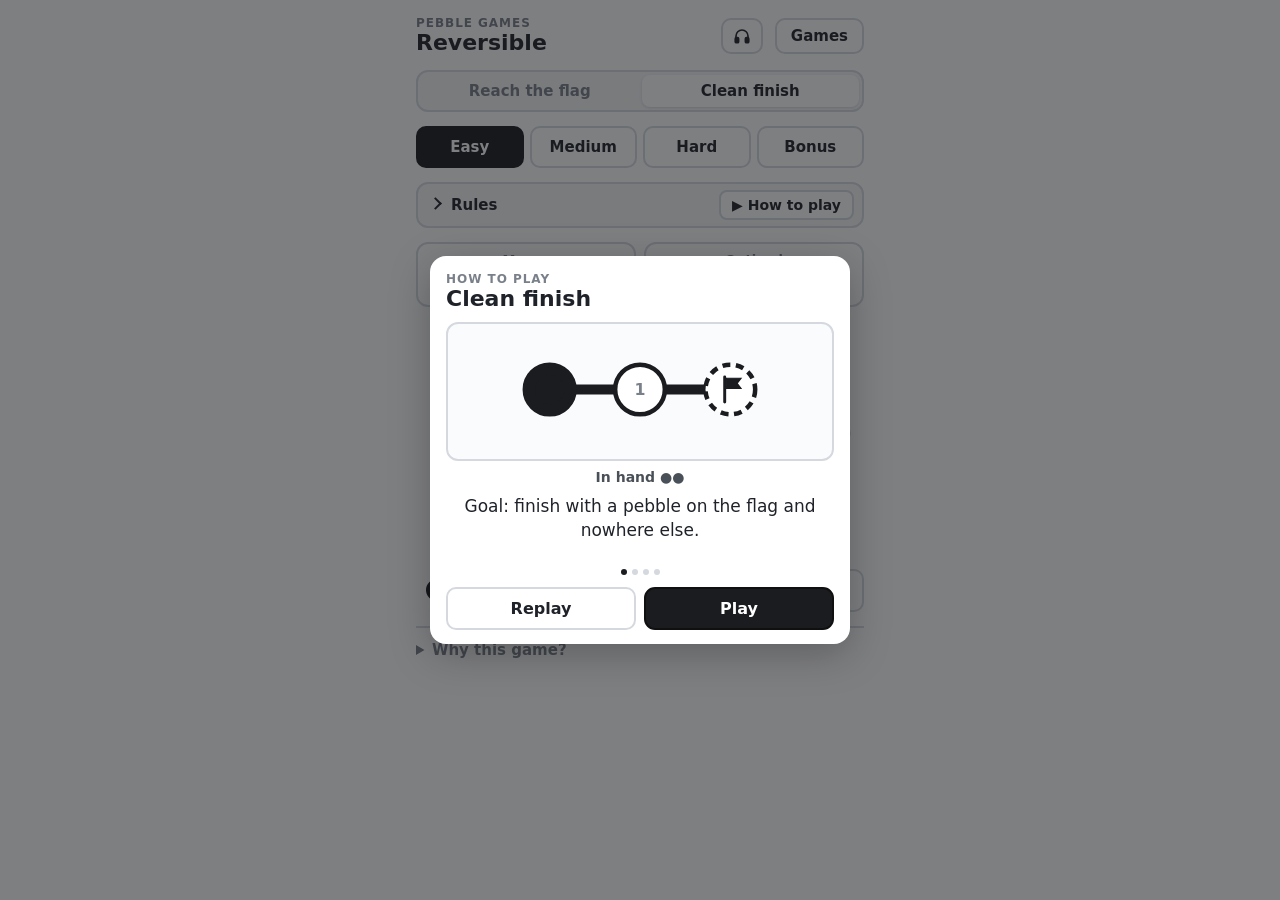
<file: clean/index.html>
<!doctype html>
<html lang="en">
<head>
<meta charset="utf-8">
<meta name="viewport" content="width=device-width, initial-scale=1, maximum-scale=1, user-scalable=no">
<title>Pebble Game: Clean finish</title>
<meta name="description" content="Reversible pebbling with a clean finish: get to the flag, then clear every other pebble, in as few moves as you can.">
<meta property="og:type" content="website">
<meta property="og:site_name" content="Pebble Games">
<meta property="og:title" content="Pebble Game: Clean finish">
<meta property="og:description" content="Reversible pebbling with a clean finish: get to the flag, then clear every other pebble, in as few moves as you can.">
<meta property="og:url" content="https://mcthumann.github.io/pebble_web_game/clean/">
<meta property="og:image" content="https://mcthumann.github.io/pebble_web_game/og.png">
<meta property="og:image:width" content="1200">
<meta property="og:image:height" content="630">
<meta property="og:image:alt" content="Pebble Games: puzzles about memory, time and energy">
<meta name="twitter:card" content="summary_large_image">
<style>
  :root {
    --ink: #1F2329; --muted: #7A808A; --faint: #D5D9DF;
    --pebble: #1A1C20; --red: #E31A1C; --green: #009E73;
  }
  * { box-sizing: border-box; -webkit-tap-highlight-color: transparent; }
  html, body { margin: 0; height: 100%; }
  body {
    background: #fff; color: var(--ink);
    font-family: "Segoe UI", system-ui, -apple-system, Roboto, sans-serif;
    touch-action: manipulation; user-select: none; -webkit-user-select: none;
  }
  main {
    max-width: 480px; min-height: 100%; margin: 0 auto; padding: 20px 16px 24px;
    display: flex; flex-direction: column; gap: 14px;
  }
  button {
    font: inherit; font-size: 16px; font-weight: 600; padding: 10px 18px;
    background: #fff; color: var(--ink); border: 2px solid var(--faint); border-radius: 10px;
  }


  #levels { display: flex; gap: 8px; }
  #levels button { flex: 1; padding: 10px 0; }
  #levels button.sel { background: var(--pebble); border-color: var(--pebble); color: #fff; }

  #info {
    background: #F4F5F7; border: 2px solid var(--faint); border-radius: 12px;
    padding: 12px 14px; font-size: 17px; line-height: 1.4;
  }
  #top { display: flex; align-items: center; justify-content: space-between; gap: 12px; }
  #top p { margin: 0; }
  #hintBtn { padding: 8px 14px; flex: none; }
  #hint { display: none; margin: 10px 0 0; padding-top: 10px; border-top: 2px solid var(--faint); font-weight: 600; }
  #info.open #hint { display: block; }

  #stats { display: flex; gap: 8px; margin-bottom: 12px; }
  .stat {
    flex: 1; text-align: center; padding: 8px 4px;
    border: 2px solid var(--faint); border-radius: 12px;
  }
  .stat span { display: block; font-size: 13px; font-weight: 600; color: var(--muted); }
  .stat b { display: block; font-size: 26px; line-height: 1.15; font-variant-numeric: tabular-nums; }
  #movesBox.past { border-color: #D55E00; }
  #movesBox.past b { color: #D55E00; }

  #solved { display: none; text-align: center; color: #fff; margin-bottom: 20px; }
  #solved h1 { margin: 0; font-size: 64px; line-height: 1.1; }
  #solved p { margin: 4px 0 0; font-size: 24px; }
  #solved #time { font-size: 40px; font-weight: 700; font-variant-numeric: tabular-nums; }

  #board { display: block; width: 100%; height: auto; }
  #track { fill: none; stroke: var(--pebble); stroke-width: 9; stroke-linecap: round; }
  .node { cursor: pointer; }
  .node .hit { fill: transparent; }
  .node .ring { fill: #fff; stroke: var(--pebble); stroke-width: 4; }
  .node .dot { fill: var(--pebble); display: none; }
  .node.on .dot { display: block; }
  .node.on .flag { display: none; }
  .node.fixed .ring { fill: var(--pebble); }
  .node.goal.on .ring { stroke: var(--green); stroke-width: 5; }
  .node.bad .ring { fill: var(--red); stroke: var(--red); }
  .node text { font-size: 15px; font-weight: 650; fill: var(--muted); text-anchor: middle; }
  .node.bad text { fill: var(--red); }

  #bar { display: flex; align-items: center; justify-content: space-between; }
  #hand { display: flex; align-items: center; gap: 8px; padding: 6px 10px; border-radius: 10px; font-size: 16px; }
  #hand.bad { background: var(--red); color: #fff; }
  #hand i {
    width: 22px; height: 22px; border-radius: 50%;
    background: var(--pebble); border: 2px solid var(--pebble);
  }
  #hand i.used { background: transparent; border-color: var(--faint); }

  body.won { background: var(--green); }
  body.won #info, body.won #stats { display: none; }
  body.won #solved { display: block; }
  body.won #hand { color: #fff; }
  body.won .node text { fill: #fff; }
  body.won button { border-color: #fff; }
  body.won #levels button.sel { border-color: var(--pebble); }
  /* Stars, sharing and feel (the same block on every game page). */
  #levels .mark { margin-left: 5px; font-size: 14px; }
  #levels .mark.star { color: #E0A800; }
  #levels .mark.done { color: #E0A800; }
  main #best { margin-top: 6px; font-size: 17px; font-weight: 650; }
  main #share {
    margin-top: 12px; padding: 7px 22px; font-size: 15px;
    background: transparent; color: #fff; border: 2px solid #fff; border-radius: 10px;
  }
  body.lost #share, body.lost #best { display: none; }
  .confetti { position: fixed; inset: 0; width: 100%; height: 100%; pointer-events: none; z-index: 10; }
  @media (prefers-reduced-motion: no-preference) {
    @keyframes pop { 0% { transform: scale(.3); } 65% { transform: scale(1.15); } 100% { transform: scale(1); } }
    .node.on:not(.fixed) .dot { transform-box: fill-box; transform-origin: center; animation: pop .22s ease-out; }
  }
  /* "Why this game?": one line on why it matters, folded away by default. */
  #about { border-top: 2px solid var(--faint); padding-top: 12px; font-size: 15px; line-height: 1.45; user-select: text; -webkit-user-select: text; }
  #about summary { font-weight: 600; color: var(--muted); cursor: pointer; }
  #about p { margin: 8px 0 0; }
  #about .refs { font-size: 14px; color: var(--muted); }
  #about a { color: inherit; }
  body.won #about, body.done #about { display: none; }
  /* Header: the game's name and one way out to the list of all games. */
  #head { display: flex; align-items: center; justify-content: space-between; gap: 12px; margin-top: -4px; }
  #head .kicker { display: block; font-size: 12px; font-weight: 700; letter-spacing: .08em; text-transform: uppercase; color: var(--muted); }
  #head h1 { margin: 0; font-size: 22px; line-height: 1.2; color: var(--ink); }
  #head a {
    flex: none; padding: 7px 14px; font-size: 15px; font-weight: 650; text-decoration: none;
    color: var(--ink); border: 2px solid var(--faint); border-radius: 10px;
  }
  body.won #head .kicker, body.done #head .kicker { color: rgba(255,255,255,.8); }
  body.won #head h1, body.done #head h1 { color: #fff; }
  body.won #head a, body.done #head a { color: #fff; border-color: #fff; }
  /* Finish screen: share the result, or move on to the next game. */
  main .actions { display: flex; justify-content: center; gap: 10px; margin-top: 12px; }
  main .actions #share { margin-top: 0; }
  main #next {
    padding: 7px 18px; font-size: 15px; font-weight: 650; text-decoration: none;
    background: #fff; color: var(--green); border: 2px solid #fff; border-radius: 10px;
  }
  body.lost #next { display: none; }
  /* Reach the flag, or finish clean: two versions of the same game. */
  #mode { display: flex; padding: 3px; gap: 3px; background: #F4F5F7; border: 2px solid var(--faint); border-radius: 12px; }
  #mode a {
    flex: 1; text-align: center; padding: 7px 0; border-radius: 8px;
    font-size: 15px; font-weight: 650; color: var(--muted); text-decoration: none;
  }
  #mode a.sel { background: #fff; color: var(--ink); box-shadow: 0 1px 3px rgba(0,0,0,.12); }
  body.won #mode { display: none; }
</style>
<link rel="stylesheet" href="../shared/intro.css?v=5">
</head>
<body>
<main>
  <header id="head">
    <div><span class="kicker">Pebble Games</span><h1>Reversible</h1></div>
    <button class="beats-toggle" id="beats" type="button"></button>
    <a href="../games/">Games</a>
  </header>
  <nav id="mode" aria-label="Version"><a href="../">Reach the flag</a><a class="sel" aria-current="page">Clean finish</a></nav>
  <div id="levels">
    <button type="button" data-p="3" data-opt="9">Easy</button>
    <button type="button" data-p="4" data-opt="25">Medium</button>
    <button type="button" data-p="5" data-opt="71">Hard</button>
    <button type="button" data-daily>Bonus</button>
  </div>
  <div id="info">
    <div id="top">
      <p>Tap a spot to place or remove a pebble, but only when the spot before it has one. <b>Get to the flag, then clear every other pebble.</b></p>
      <button id="hintBtn" type="button">Hint</button>
    </div>
    <p id="hint">Get partway with nothing left behind, then treat that spot as a new start.</p>
  </div>
  <div id="stats">
    <div class="stat" id="movesBox"><span>Moves</span><b id="moves"></b></div>
    <div class="stat"><span>Optimal</span><b id="opt"></b></div>
  </div>
  <div id="solved"><h1 id="verdict">Solved</h1><p id="time"></p><p id="count"></p><p id="best"></p><div class="actions"><button id="share" type="button">Share</button><a id="next" href="../erase/">Next: Erasure &rarr;</a></div></div>
  <svg id="board" role="group" aria-label="Pebble line"></svg>
  <div id="bar">
    <div id="hand"></div>
    <button id="reset" type="button">Reset</button>
  </div>
  <details id="about">
    <summary>Why this game?</summary>
    <p>A reversible computer can't throw scratch work away, since erasing costs heat. It has to finish clean, uncomputing everything but the answer, and that cleanup costs extra moves or extra memory.</p>
    <p class="refs">Bennett, <i>SIAM J. Comput.</i> 1989 · Knill, <a href="https://arxiv.org/abs/math/9508218">arXiv:math/9508218</a></p>
    <p class="refs"><a href="../games/">All games</a></p>
  </details>
</main>
<script src="../shared/dailies.js?v=4"></script>
<script src="../shared/progress.js?v=4"></script>
<script src="../shared/daily-mode.js?v=5"></script>
<script src="../shared/beats.js?v=7"></script>
<script>
  // Clean finish (Knill's game): win when the flag holds the only pebble.
  // Easy, Medium, Hard give 3, 4, 5 pebbles. With P pebbles the furthest spot
  // that can be finished clean is 2^(P-1), so that is where the flag goes:
  // 4, 8, 16. data-opt is the fewest moves, by breadth-first search: 9, 25, 71
  // (Hard beats Bennett's halving recursion, which takes 3^4 = 81).
  const PER_ROW = 4;
  const X0 = 40, DX = 75, Y0 = 40, DY = 84, R = 23, XR = X0 + DX * (PER_ROW - 1);
  const SVG = 'http://www.w3.org/2000/svg';
  const board = document.getElementById('board');
  const hand = document.getElementById('hand');
  const levelButtons = [...document.querySelectorAll('#levels button')];

  // ---------- Stars, feel and sharing (the same block on every game page) ----------
  // Progress is kept in this browser only: for each level, the best score and
  // that level's optimum, so a star means best <= optimum (lower is better).
  const KIT = { game: 'clean', title: 'Clean finish', unit: 'moves', path: 'clean/' };
  const kit = (() => {
    const KEY = 'pebble-games-v1', BASE = 'https://mcthumann.github.io/pebble_web_game/';
    const calm = matchMedia('(prefers-reduced-motion: reduce)').matches;
    const el = id => document.getElementById(id);
    let data = {}, shareText = '', lastBuzz = 0;
    try { data = JSON.parse(localStorage.getItem(KEY)) || {}; } catch (e) {}
    const save = () => { try { localStorage.setItem(KEY, JSON.stringify(data)); } catch (e) {} };
    const starred = r => !!r && r.best <= r.opt;

    // Level buttons get an outline star once finished and a filled star once
    // finished optimally, so the goal is to fill every star.
    // (The games list page reads the same saved progress to show stars per game.)
    function marks() {
      document.querySelectorAll('#levels button:not([data-daily])').forEach(b => {
        const r = (data[KIT.game] || {})[b.dataset.name];
        b.innerHTML = b.dataset.name + (!r ? '' : starred(r)
          ? '<span class="mark star" aria-label="optimal">★</span>'
          : '<span class="mark done" aria-label="finished">☆</span>');
      });
    }

    function buzz(pattern) {
      const now = performance.now();
      if (now - lastBuzz < 120) return;
      lastBuzz = now;
      try { if (navigator.vibrate) navigator.vibrate(pattern || 30); } catch (e) {}
    }

    // A short, light confetti burst, only for optimal finishes.
    function confetti() {
      if (calm) return;
      const c = document.createElement('canvas'), ctx = c.getContext('2d'), dpr = window.devicePixelRatio || 1;
      const W = innerWidth, H = innerHeight;
      c.className = 'confetti'; c.width = W * dpr; c.height = H * dpr;
      document.body.appendChild(c); ctx.scale(dpr, dpr);
      const colors = ['#FFFFFF', '#F5C542', '#FFE8A3', '#BFF0DD'];
      const bits = Array.from({ length: 70 }, () => ({
        x: W / 2 + (Math.random() - .5) * 140, y: H * .26,
        vx: (Math.random() - .5) * 9, vy: -3 - Math.random() * 8,
        a: Math.random() * 6.3, va: (Math.random() - .5) * .3,
        w: 5 + Math.random() * 4, h: 8 + Math.random() * 6,
        c: colors[Math.floor(Math.random() * colors.length)],
      }));
      const t0 = performance.now();
      (function frame(t) {
        const age = (t - t0) / 1600;
        ctx.clearRect(0, 0, W, H);
        if (age >= 1) { c.remove(); return; }
        ctx.globalAlpha = Math.min(1, (1 - age) * 2.5);
        for (const b of bits) {
          b.vy += .28; b.vx *= .99; b.x += b.vx; b.y += b.vy; b.a += b.va;
          ctx.save(); ctx.translate(b.x, b.y); ctx.rotate(b.a);
          ctx.fillStyle = b.c; ctx.fillRect(-b.w / 2, -b.h / 2, b.w, b.h); ctx.restore();
        }
        requestAnimationFrame(frame);
      })(t0);
    }

    // A finished run: save it, note a new star or best, celebrate, and get the
    // share line ready. Pass { record: false } for levels that should not count.
    function finish(level, score, opt, time, opts = {}) {
      const optimal = score <= opt;
      let line = '';
      if (opts.record !== false) {
        const g = data[KIT.game] = data[KIT.game] || {};
        const old = g[level];
        g[level] = { best: old ? Math.min(old.best, score) : score, opt };
        save();
        marks();
        if (optimal && !starred(old)) line = 'New star ★';
        else if (!optimal && !old) line = '☆ earned · match the optimum to fill it';
        else if (!optimal && score < old.best) line = 'New best';
        else if (!optimal && old) line = 'Your best: ' + (KIT.unit === 'cost' ? 'cost ' : '') + old.best;
      }
      el('best').textContent = line;
      const amount = KIT.unit === 'cost' ? 'cost ' + score : score + ' ' + KIT.unit;
      shareText = (optimal ? '★ ' : '') + 'Pebble Game · ' + KIT.title + ' ' + level + ' · ' + amount +
        (optimal ? ', optimal' : ' (optimal ' + opt + ')') + ' in ' + time + '\n' + (opts.url || BASE + KIT.path);
      el('share').textContent = 'Share';
      nextLabel();
      buzz(optimal ? [15, 60, 15, 60, 30] : 25);
      if (optimal) setTimeout(confetti, 60);
    }

    function clear() { const b = el('best'); if (b) b.textContent = ''; }

    // Next climbs this game's levels first (Easy, Medium, Hard), then moves on
    // to the next game. gameNext keeps the label written in the page for that.
    let gameNext = '';
    function nextLevelButton() {
      const buttons = [...document.querySelectorAll('#levels button')];
      const i = buttons.findIndex(b => b.classList.contains('sel'));
      return i >= 0 && i < buttons.length - 1 ? buttons[i + 1] : null;
    }
    function nextLabel() {
      const b = nextLevelButton();
      el('next').textContent = b ? 'Next: ' + b.dataset.name + ' \u2192' : gameNext;
    }

    // Phones get the share sheet; elsewhere the line is copied.
    async function share() {
      const btn = el('share');
      try {
        if (navigator.share && matchMedia('(pointer: coarse)').matches) { await navigator.share({ text: shareText }); return; }
        await navigator.clipboard.writeText(shareText);
        btn.textContent = 'Copied';
      } catch (e) {
        if (e && e.name === 'AbortError') return;
        const t = document.createElement('textarea');
        t.value = shareText; document.body.appendChild(t); t.select();
        let ok = false; try { ok = document.execCommand('copy'); } catch (e2) {}
        t.remove();
        btn.textContent = ok ? 'Copied' : 'Copy failed';
      }
      setTimeout(() => { btn.textContent = 'Share'; }, 1600);
    }

    function init() {
      document.querySelectorAll('#levels button').forEach(b => { b.dataset.name = b.textContent.trim(); });
      el('share').addEventListener('click', share);
      gameNext = el('next').textContent;
      el('next').addEventListener('click', e => {
        const b = nextLevelButton();
        if (b) { e.preventDefault(); b.click(); }
      });
      marks();
    }
    return { init, finish, clear, buzz, text: () => shareText };
  })();

  let P, N, OPT, levelName, pebbled, moves, won, nodes, startedAt, solveMs;

  // Spots 0..N snake along one line: rows alternate left-to-right and right-to-left.
  // Spot 0 is permanently pebbled and does not use one of the player's pebbles.
  function build() {
    const rows = Math.ceil((N + 1) / PER_ROW);
    const spotX = i => { const row = Math.floor(i / PER_ROW), k = i % PER_ROW; return X0 + DX * (row % 2 ? PER_ROW - 1 - k : k); };
    let d = 'M' + X0 + ' ' + Y0 + 'H' + XR;
    for (let r = 1; r < rows; r++) {
      const y = Y0 + DY * r, right = r % 2 === 1;
      d += 'A' + DY / 2 + ' ' + DY / 2 + ' 0 0 ' + (right ? 1 : 0) + ' ' + (right ? XR : X0) + ' ' + y +
           'H' + spotX(Math.min(N, (r + 1) * PER_ROW - 1));
    }
    board.setAttribute('viewBox', '-18 6 340 ' + rows * DY);
    board.innerHTML = '<path id="track" d="' + d + '"/>';
    nodes = [];
    for (let i = 0; i <= N; i++) {
      const row = Math.floor(i / PER_ROW), k = i % PER_ROW;
      const x = X0 + DX * (row % 2 ? PER_ROW - 1 - k : k), y = Y0 + DY * row;
      const g = document.createElementNS(SVG, 'g');
      g.setAttribute('class', i === 0 ? 'node fixed' : i === N ? 'node goal' : 'node');
      g.setAttribute('role', 'button');
      g.setAttribute('aria-label', 'Spot ' + i);
      g.innerHTML =
        '<rect class="hit" x="' + (x - DX / 2) + '" y="' + (y - 30) + '" width="' + DX + '" height="76"/>' +
        '<circle class="ring" cx="' + x + '" cy="' + y + '" r="' + R + '"/>' +
        (i === N
          ? '<g class="flag" transform="translate(' + (x - 7) + ' ' + (y - 12) + ')">' +
            '<path d="M2 1v22" stroke="#1F2329" stroke-width="2.6" stroke-linecap="round" fill="none"/>' +
            '<path d="M3.5 2h13l-3.5 4.5 3.5 4.5h-13z" fill="#1F2329"/></g>'
          : '') +
        '<circle class="dot" cx="' + x + '" cy="' + y + '" r="14"/>' +
        '<text x="' + x + '" y="' + (y + R + 19) + '">' + i + '</text>';
      g.addEventListener('click', () => tap(i));
      board.appendChild(g);
      nodes.push(g);
    }
  }

  function inHand() { return P - pebbled.slice(1).filter(Boolean).length; }
  // Pebbles still to clear once the flag is reached: every spot but the flag.
  function toClear() { return pebbled.slice(1, N).filter(Boolean).length; }

  function flash(el) {
    kit.buzz();
    el.classList.add('bad');
    clearTimeout(el.badTimer);
    el.badTimer = setTimeout(() => el.classList.remove('bad'), 450);
  }

  function tap(i) {
    if (won) return;
    const placing = !pebbled[i];
    if (i === 0 || !pebbled[i - 1]) { sound('bad'); flash(nodes[i]); return; }
    if (placing && inHand() === 0) { sound('bad'); flash(nodes[i]); flash(hand); return; }
    pebbled[i] = placing;
    // The clock runs from the first legal move to the clean finish.
    if (moves === 0) startedAt = performance.now();
    moves++;
    if (placing && i === N && toClear()) kit.buzz(15);
    if (pebbled[N] && toClear() === 0) {
      won = true; solveMs = performance.now() - startedAt;
      kit.finish(levelName, moves, OPT, clock(solveMs), daily.opts()); daily.done(moves, OPT, solveMs);
      sound('win');
    } else sound(placing && i === N ? 'flag' : placing ? 'place' : 'remove');
    render();
  }

  // Tell the game music (shared/beats.js) what just happened, so it can follow play.
  function sound(type) { PebbleBeats.cue(type, pebbled ? pebbled.lastIndexOf(true) / N : 0); }

  function clock(ms) {
    const t = Math.round(ms / 100), m = Math.floor(t / 600), sec = ((t % 600) / 10).toFixed(1);
    return m ? m + ':' + sec.padStart(4, '0') : sec + ' s';
  }

  function render() {
    for (let i = 0; i <= N; i++) nodes[i].classList.toggle('on', pebbled[i]);
    const left = inHand();
    let dots = '';
    for (let k = 0; k < P; k++) dots += '<i class="' + (k < left ? '' : 'used') + '"></i>';
    hand.innerHTML = dots + '<span>' + (pebbled[N] && !won ? toClear() + ' to clear' : left + ' in hand') + '</span>';
    document.getElementById('moves').textContent = moves;
    document.getElementById('movesBox').classList.toggle('past', moves > OPT);
    document.body.classList.toggle('won', won);
    document.getElementById('time').textContent = won ? clock(solveMs) : '';
    document.getElementById('verdict').textContent = moves === OPT ? 'Optimal!' : 'Solved';
    document.getElementById('count').textContent = levelName + ' · ' + moves + ' moves · optimal ' + OPT;
  }

  function reset() {
    kit.clear();
    pebbled = new Array(N + 1).fill(false);
    pebbled[0] = true;
    moves = 0;
    won = false;
    render();
    sound('start');
  }

  function setLevel(btn) {
    daily.chose(btn);
    P = Number(btn.dataset.p);
    N = btn.dataset.n ? Number(btn.dataset.n) : 2 ** (P - 1);   // the bonus sets its own flag
    OPT = Number(btn.dataset.opt);
    document.getElementById('opt').textContent = OPT;
    levelName = btn.dataset.name;
    levelButtons.forEach(b => b.classList.toggle('sel', b === btn));
    build();
    reset();
  }

  levelButtons.forEach(b => b.addEventListener('click', () => setLevel(b)));
  document.getElementById('reset').addEventListener('click', reset);
  document.getElementById('hintBtn').addEventListener('click', () =>
    document.getElementById('info').classList.toggle('open'));
  kit.init();
  // Today's bonus challenge is the last level button (shared/daily-mode.js).
  const daily = PebbleDaily.attach('clean', 'clean/');
  PebbleBeats.toggleButton(document.getElementById('beats'));
  setLevel(daily.wanted() ? daily.button : levelButtons[0]);
  // A link ending in #about opens the "Why this game?" note and scrolls to it.
  function openAbout() {
    if (location.hash !== '#about') return;
    const a = document.getElementById('about');
    a.open = true;
    a.scrollIntoView({ block: 'start' });
  }
  window.addEventListener('hashchange', openAbout);
  openAbout();
</script>
<script src="../shared/intro.js?v=6" data-game="clean"></script>
</body>
</html>
</file>
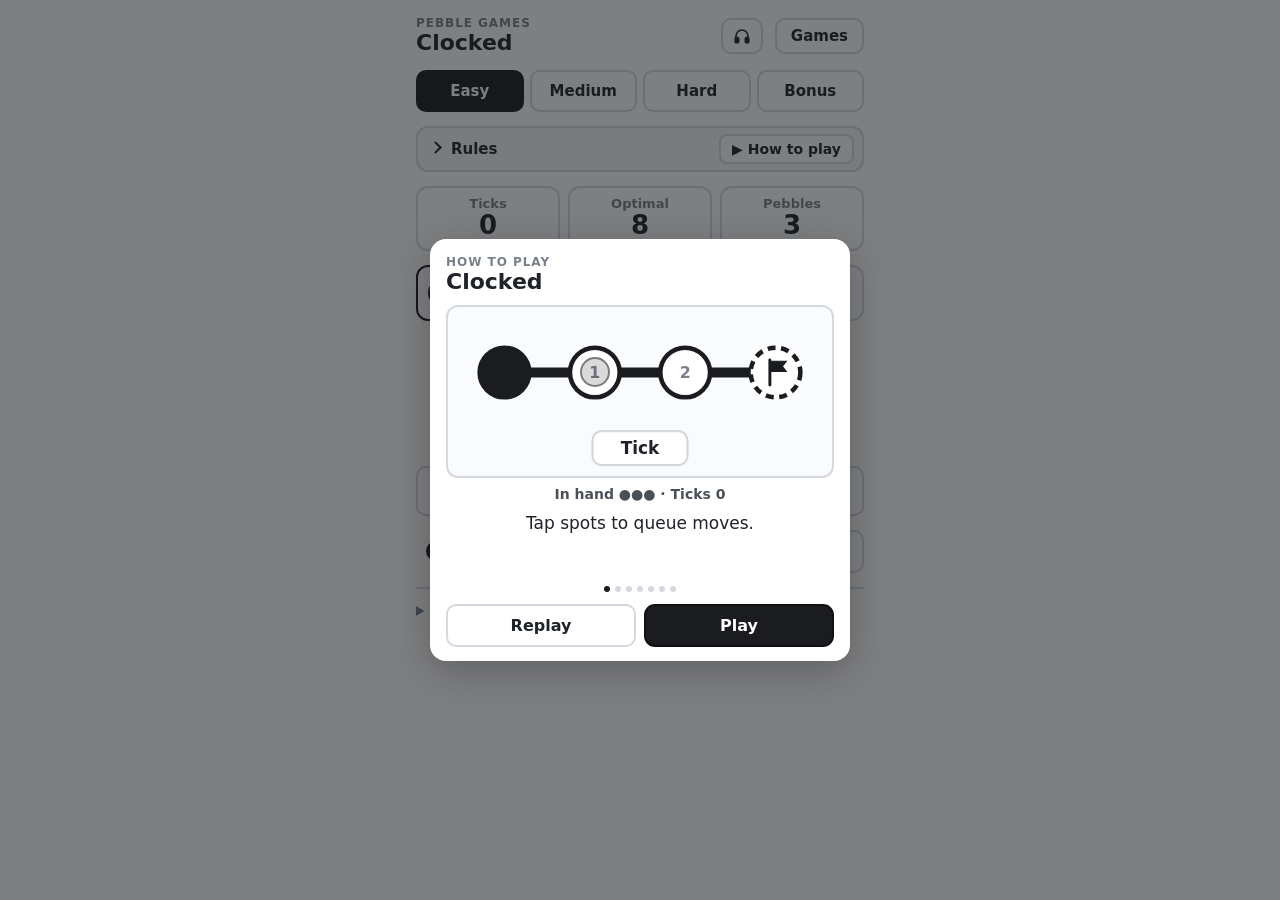
<file: clocked/index.html>
<!doctype html>
<html lang="en">
<head>
<meta charset="utf-8">
<meta name="viewport" content="width=device-width, initial-scale=1, maximum-scale=1, user-scalable=no">
<title>Pebble Game: Clocked</title>
<meta name="description" content="Queue moves and make them all in one tick. Reach the flag and clean up in the fewest ticks.">
<meta property="og:type" content="website">
<meta property="og:site_name" content="Pebble Games">
<meta property="og:title" content="Pebble Game: Clocked">
<meta property="og:description" content="Queue moves and make them all in one tick. Reach the flag and clean up in the fewest ticks.">
<meta property="og:url" content="https://mcthumann.github.io/pebble_web_game/clocked/">
<meta property="og:image" content="https://mcthumann.github.io/pebble_web_game/og.png">
<meta property="og:image:width" content="1200">
<meta property="og:image:height" content="630">
<meta property="og:image:alt" content="Pebble Games: puzzles about memory, time and energy">
<meta name="twitter:card" content="summary_large_image">
<style>
  :root {
    --ink: #1F2329; --muted: #7A808A; --faint: #D5D9DF;
    --pebble: #1A1C20; --red: #E31A1C; --green: #009E73; --warn: #D55E00;
    --tick: #2367C9; --tick-bg: #DDEAFB;
  }
  * { box-sizing: border-box; -webkit-tap-highlight-color: transparent; }
  html, body { margin: 0; height: 100%; overscroll-behavior: none; }
  body {
    background: #fff; color: var(--ink);
    font-family: "Segoe UI", system-ui, -apple-system, Roboto, sans-serif;
    touch-action: manipulation; user-select: none; -webkit-user-select: none;
    -webkit-touch-callout: none;
  }
  main {
    max-width: 480px; min-height: 100%; margin: 0 auto; padding: 20px 16px 24px;
    display: flex; flex-direction: column; gap: 14px;
  }
  button {
    font: inherit; font-size: 16px; font-weight: 600; padding: 10px 18px;
    background: #fff; color: var(--ink); border: 2px solid var(--faint); border-radius: 10px;
  }


  #levels { display: flex; gap: 8px; }
  #levels button { flex: 1; padding: 10px 0; }
  #levels button.sel { background: var(--pebble); border-color: var(--pebble); color: #fff; }

  #info {
    margin: 0; list-style: none;
    background: #F4F5F7; border: 2px solid var(--faint); border-radius: 12px;
    padding: 12px 14px; font-size: 16px; line-height: 1.35;
  }
  #info li { position: relative; padding-left: 18px; }
  #info li + li { margin-top: 7px; }
  #info li::before {
    content: ""; position: absolute; left: 2px; top: .5em;
    width: 7px; height: 7px; border-radius: 50%; background: var(--pebble);
  }
  #info .t { color: var(--tick); font-weight: 700; }

  #stats { display: flex; gap: 8px; }
  .stat {
    flex: 1; text-align: center; padding: 8px 4px;
    border: 2px solid var(--faint); border-radius: 12px;
  }
  .stat span { display: block; font-size: 13px; font-weight: 600; color: var(--muted); }
  .stat b { display: block; font-size: 26px; line-height: 1.15; font-variant-numeric: tabular-nums; }
  #ticksBox.past { border-color: var(--warn); }
  #ticksBox.past b { color: var(--warn); }

  #goal { display: flex; gap: 8px; margin: 0 0 6px; padding: 0; list-style: none; }
  #goal li {
    flex: 1; display: flex; align-items: center; gap: 8px; padding: 8px 10px;
    border: 2px solid var(--faint); border-radius: 12px;
    font-size: 15px; font-weight: 600; line-height: 1.2; color: var(--muted);
  }
  #goal li::before {
    content: attr(data-n); flex: none; width: 24px; height: 24px; border-radius: 50%;
    display: grid; place-items: center; font-size: 14px;
    border: 2px solid currentColor;
  }
  #goal li.now { color: var(--ink); border-color: var(--pebble); }
  #goal li.ok { color: var(--green); border-color: var(--green); }
  #goal li.ok::before { content: "\2713"; background: var(--green); border-color: var(--green); color: #fff; }
  #goal li.urgent { background: var(--pebble); border-color: var(--pebble); color: #fff; }

  #result { display: none; text-align: center; color: #fff; }
  #result h1 { margin: 0; font-size: 56px; line-height: 1.1; }
  #result p { margin: 4px 0 0; font-size: 22px; }
  #result #time { font-size: 36px; font-weight: 700; font-variant-numeric: tabular-nums; }

  #board { display: block; width: 100%; height: auto; }
  #track { fill: none; stroke: var(--pebble); stroke-width: 9; stroke-linecap: round; }
  .node { cursor: pointer; }
  .node .hit { fill: transparent; }
  .node .ring { fill: #fff; stroke: var(--pebble); stroke-width: 4; }
  .node .dot { fill: var(--pebble); display: none; }
  .node .qdot { fill: none; stroke: var(--tick); stroke-width: 3; stroke-dasharray: 4 3; display: none; }
  .node.on .dot { display: block; }
  .node.on .flag { display: none; }
  .node.goal .ring { stroke-dasharray: 7 5; }
  .node.fixed .ring { fill: var(--pebble); }
  /* Queued for this tick: blue outline; a pebble about to land is a dashed
     circle, a pebble about to lift is faded. */
  .node.queued .ring { stroke: var(--tick); stroke-width: 5; fill: var(--tick-bg); }
  .node.queued.on .dot { opacity: .3; }
  .node.queued:not(.on) .qdot { display: block; }
  .node.queued:not(.on) .flag { display: none; }
  .node.bad .ring { fill: var(--red); stroke: var(--red); }
  .node text { font-size: 15px; font-weight: 650; fill: var(--muted); text-anchor: middle; }
  .node.bad text { fill: var(--red); }
  .node.queued text { fill: var(--tick); }
  .node.tidy:not(.queued) .ring { stroke: var(--warn); animation: tidy 1.1s ease-in-out infinite; }
  @keyframes tidy { 50% { stroke-width: 8; } }

  #tickBtn {
    width: 100%; padding: 13px 0; font-size: 17px;
    background: var(--tick); border-color: var(--tick); color: #fff;
  }
  #tickBtn:disabled { background: #fff; border-color: var(--faint); color: var(--muted); }
  #tickBtn.over { background: #fff; border-color: var(--warn); color: var(--warn); }
  #tickBtn.bad { animation: shake .35s; }
  @keyframes shake { 20%, 60% { transform: translateX(-4px); } 40%, 80% { transform: translateX(4px); } }

  #bar { display: flex; align-items: center; justify-content: space-between; }
  #hand { display: flex; align-items: center; gap: 7px; padding: 6px 10px; border-radius: 10px; font-size: 16px; }
  #hand.bad { background: var(--red); color: #fff; }
  #hand i {
    width: 20px; height: 20px; border-radius: 50%;
    background: var(--pebble); border: 2px solid var(--pebble);
  }
  #hand i.used { background: transparent; border-color: var(--faint); }

  body.won { background: var(--green); }
  body.won #info, body.won #stats, body.won #goal, body.won #tickBtn { display: none; }
  body.won #result { display: block; }
  body.won #hand { color: #fff; }
  body.won .node text { fill: #fff; }
  body.won button { border-color: #fff; }
  body.won #levels button.sel { border-color: var(--pebble); }
  /* Stars, sharing and feel (the same block on every game page). */
  #levels .mark { margin-left: 5px; font-size: 14px; }
  #levels .mark.star { color: #E0A800; }
  #levels .mark.done { color: #E0A800; }
  main #best { margin-top: 6px; font-size: 17px; font-weight: 650; }
  main #share {
    margin-top: 12px; padding: 7px 22px; font-size: 15px;
    background: transparent; color: #fff; border: 2px solid #fff; border-radius: 10px;
  }
  body.lost #share, body.lost #best { display: none; }
  .confetti { position: fixed; inset: 0; width: 100%; height: 100%; pointer-events: none; z-index: 10; }
  @media (prefers-reduced-motion: no-preference) {
    @keyframes pop { 0% { transform: scale(.3); } 65% { transform: scale(1.15); } 100% { transform: scale(1); } }
    .node.on:not(.fixed) .dot { transform-box: fill-box; transform-origin: center; animation: pop .22s ease-out; }
  }
  /* "Why this game?": one line on why it matters, folded away by default. */
  #about { border-top: 2px solid var(--faint); padding-top: 12px; font-size: 15px; line-height: 1.45; user-select: text; -webkit-user-select: text; }
  #about summary { font-weight: 600; color: var(--muted); cursor: pointer; }
  #about p { margin: 8px 0 0; }
  #about .refs { font-size: 14px; color: var(--muted); }
  #about a { color: inherit; }
  body.won #about, body.done #about { display: none; }
  /* Header: the game's name and one way out to the list of all games. */
  #head { display: flex; align-items: center; justify-content: space-between; gap: 12px; margin-top: -4px; }
  #head .kicker { display: block; font-size: 12px; font-weight: 700; letter-spacing: .08em; text-transform: uppercase; color: var(--muted); }
  #head h1 { margin: 0; font-size: 22px; line-height: 1.2; color: var(--ink); }
  #head a {
    flex: none; padding: 7px 14px; font-size: 15px; font-weight: 650; text-decoration: none;
    color: var(--ink); border: 2px solid var(--faint); border-radius: 10px;
  }
  body.won #head .kicker, body.done #head .kicker { color: rgba(255,255,255,.8); }
  body.won #head h1, body.done #head h1 { color: #fff; }
  body.won #head a, body.done #head a { color: #fff; border-color: #fff; }
  /* Finish screen: share the result, or move on to the next game. */
  main .actions { display: flex; justify-content: center; gap: 10px; margin-top: 12px; }
  main .actions #share { margin-top: 0; }
  main #next {
    padding: 7px 18px; font-size: 15px; font-weight: 650; text-decoration: none;
    background: #fff; color: var(--green); border: 2px solid #fff; border-radius: 10px;
  }
  body.lost #next { display: none; }
</style>
<link rel="stylesheet" href="../shared/intro.css?v=5">
</head>
<body>
<main>
  <header id="head">
    <div><span class="kicker">Pebble Games</span><h1>Clocked</h1></div>
    <button class="beats-toggle" id="beats" type="button"></button>
    <a href="../games/">Games</a>
  </header>
  <div id="levels">
    <button type="button" data-p="3" data-n="4" data-opt="8" data-row="5">Easy</button>
    <button type="button" data-p="4" data-n="8" data-opt="20" data-row="5">Medium</button>
    <button type="button" data-p="5" data-n="13" data-opt="33" data-row="5">Hard</button>
    <button type="button" data-daily>Bonus</button>
  </div>
  <ul id="info">
    <li>Tap spots to <span class="t">queue</span> moves, then press <b>Tick</b> to make them all at once.</li>
    <li>A spot can change only when the spot before it has a pebble that stays put this tick.</li>
    <li>A pebble you lift is back in your hand only after the tick.</li>
    <li><b>Goal:</b> both steps below, in as few ticks as you can.</li>
  </ul>
  <div id="stats">
    <div class="stat" id="ticksBox"><span>Ticks</span><b id="ticks"></b></div>
    <div class="stat"><span>Optimal</span><b id="opt"></b></div>
    <div class="stat"><span>Pebbles</span><b id="pCount"></b></div>
  </div>
  <ol id="goal">
    <li id="g1" data-n="1">Reach the flag</li>
    <li id="g2" data-n="2" aria-live="polite"></li>
  </ol>
  <div id="result"><h1 id="verdict"></h1><p id="time"></p><p id="summary"></p><p id="best"></p><div class="actions"><button id="share" type="button">Share</button><a id="next" href="../today/">Next: Today's chips &rarr;</a></div></div>
  <svg id="board" role="group" aria-label="Pebble line"></svg>
  <button id="tickBtn" type="button" disabled></button>
  <div id="bar">
    <div id="hand"></div>
    <button id="reset" type="button">Reset</button>
  </div>
  <details id="about">
    <summary>Why this game?</summary>
    <p>Hardware runs many steps in one clock tick, so time is the number of ticks, not moves.</p>
    <p class="refs">Blocki, Holman &amp; Lee, TCC 2022, <a href="https://arxiv.org/abs/2110.04191">arXiv:2110.04191</a></p>
    <p class="refs"><a href="../games/">All games</a></p>
  </details>
</main>
<script src="../shared/dailies.js?v=4"></script>
<script src="../shared/progress.js?v=4"></script>
<script src="../shared/daily-mode.js?v=5"></script>
<script src="../shared/beats.js?v=7"></script>
<script>
  // Clocked (parallel) reversible pebbling on a line. Each tick toggles any set
  // of spots at once; a spot may change only if the spot before it is pebbled
  // both before and after the tick, so two neighbouring spots never change in
  // the same tick. Memory is counted over the whole tick: a cell being cleared
  // stays busy until the tick ends, so it cannot be refilled in the same tick
  // (in clocked adiabatic logic both cells hold charge during the transition).
  // So the pebbles down before the tick plus those being placed must be at most
  // P (spot 0 is a permanent free input). The game ends when only the flag
  // holds a pebble. Score: ticks. data-opt is the fewest ticks, by
  // breadth-first search over pebble sets: Easy 8, Medium 20, Hard 33. With
  // enough pebbles a line of N spots takes 2N - 1 ticks (7, 15, 25 here).
  const X0 = 40, SPAN = 225, Y0 = 40, DY = 84;
  const SVG = 'http://www.w3.org/2000/svg';
  const $ = id => document.getElementById(id);
  const board = $('board'), hand = $('hand'), tickBtn = $('tickBtn');
  const levelButtons = [...document.querySelectorAll('#levels button')];

  // ---------- Stars, feel and sharing (the same block on every game page) ----------
  // Progress is kept in this browser only: for each level, the best score and
  // that level's optimum, so a star means best <= optimum (lower is better).
  const KIT = { game: 'clocked', title: 'Clocked', unit: 'ticks', path: 'clocked/' };
  const kit = (() => {
    const KEY = 'pebble-games-v1', BASE = 'https://mcthumann.github.io/pebble_web_game/';
    const calm = matchMedia('(prefers-reduced-motion: reduce)').matches;
    const el = id => document.getElementById(id);
    let data = {}, shareText = '', lastBuzz = 0;
    try { data = JSON.parse(localStorage.getItem(KEY)) || {}; } catch (e) {}
    const save = () => { try { localStorage.setItem(KEY, JSON.stringify(data)); } catch (e) {} };
    const starred = r => !!r && r.best <= r.opt;

    // Level buttons get an outline star once finished and a filled star once
    // finished optimally, so the goal is to fill every star.
    // (The games list page reads the same saved progress to show stars per game.)
    function marks() {
      document.querySelectorAll('#levels button:not([data-daily])').forEach(b => {
        const r = (data[KIT.game] || {})[b.dataset.name];
        b.innerHTML = b.dataset.name + (!r ? '' : starred(r)
          ? '<span class="mark star" aria-label="optimal">★</span>'
          : '<span class="mark done" aria-label="finished">☆</span>');
      });
    }

    function buzz(pattern) {
      const now = performance.now();
      if (now - lastBuzz < 120) return;
      lastBuzz = now;
      try { if (navigator.vibrate) navigator.vibrate(pattern || 30); } catch (e) {}
    }

    // A short, light confetti burst, only for optimal finishes.
    function confetti() {
      if (calm) return;
      const c = document.createElement('canvas'), ctx = c.getContext('2d'), dpr = window.devicePixelRatio || 1;
      const W = innerWidth, H = innerHeight;
      c.className = 'confetti'; c.width = W * dpr; c.height = H * dpr;
      document.body.appendChild(c); ctx.scale(dpr, dpr);
      const colors = ['#FFFFFF', '#F5C542', '#FFE8A3', '#BFF0DD'];
      const bits = Array.from({ length: 70 }, () => ({
        x: W / 2 + (Math.random() - .5) * 140, y: H * .26,
        vx: (Math.random() - .5) * 9, vy: -3 - Math.random() * 8,
        a: Math.random() * 6.3, va: (Math.random() - .5) * .3,
        w: 5 + Math.random() * 4, h: 8 + Math.random() * 6,
        c: colors[Math.floor(Math.random() * colors.length)],
      }));
      const t0 = performance.now();
      (function frame(t) {
        const age = (t - t0) / 1600;
        ctx.clearRect(0, 0, W, H);
        if (age >= 1) { c.remove(); return; }
        ctx.globalAlpha = Math.min(1, (1 - age) * 2.5);
        for (const b of bits) {
          b.vy += .28; b.vx *= .99; b.x += b.vx; b.y += b.vy; b.a += b.va;
          ctx.save(); ctx.translate(b.x, b.y); ctx.rotate(b.a);
          ctx.fillStyle = b.c; ctx.fillRect(-b.w / 2, -b.h / 2, b.w, b.h); ctx.restore();
        }
        requestAnimationFrame(frame);
      })(t0);
    }

    // A finished run: save it, note a new star or best, celebrate, and get the
    // share line ready. Pass { record: false } for levels that should not count.
    function finish(level, score, opt, time, opts = {}) {
      const optimal = score <= opt;
      let line = '';
      if (opts.record !== false) {
        const g = data[KIT.game] = data[KIT.game] || {};
        const old = g[level];
        g[level] = { best: old ? Math.min(old.best, score) : score, opt };
        save();
        marks();
        if (optimal && !starred(old)) line = 'New star ★';
        else if (!optimal && !old) line = '☆ earned · match the optimum to fill it';
        else if (!optimal && score < old.best) line = 'New best';
        else if (!optimal && old) line = 'Your best: ' + (KIT.unit === 'cost' ? 'cost ' : '') + old.best;
      }
      el('best').textContent = line;
      const amount = KIT.unit === 'cost' ? 'cost ' + score : score + ' ' + KIT.unit;
      shareText = (optimal ? '★ ' : '') + 'Pebble Game · ' + KIT.title + ' ' + level + ' · ' + amount +
        (optimal ? ', optimal' : ' (optimal ' + opt + ')') + ' in ' + time + '\n' + (opts.url || BASE + KIT.path);
      el('share').textContent = 'Share';
      nextLabel();
      buzz(optimal ? [15, 60, 15, 60, 30] : 25);
      if (optimal) setTimeout(confetti, 60);
    }

    function clear() { const b = el('best'); if (b) b.textContent = ''; }

    // Next climbs this game's levels first (Easy, Medium, Hard), then moves on
    // to the next game. gameNext keeps the label written in the page for that.
    let gameNext = '';
    function nextLevelButton() {
      const buttons = [...document.querySelectorAll('#levels button')];
      const i = buttons.findIndex(b => b.classList.contains('sel'));
      return i >= 0 && i < buttons.length - 1 ? buttons[i + 1] : null;
    }
    function nextLabel() {
      const b = nextLevelButton();
      el('next').textContent = b ? 'Next: ' + b.dataset.name + ' \u2192' : gameNext;
    }

    // Phones get the share sheet; elsewhere the line is copied.
    async function share() {
      const btn = el('share');
      try {
        if (navigator.share && matchMedia('(pointer: coarse)').matches) { await navigator.share({ text: shareText }); return; }
        await navigator.clipboard.writeText(shareText);
        btn.textContent = 'Copied';
      } catch (e) {
        if (e && e.name === 'AbortError') return;
        const t = document.createElement('textarea');
        t.value = shareText; document.body.appendChild(t); t.select();
        let ok = false; try { ok = document.execCommand('copy'); } catch (e2) {}
        t.remove();
        btn.textContent = ok ? 'Copied' : 'Copy failed';
      }
      setTimeout(() => { btn.textContent = 'Share'; }, 1600);
    }

    function init() {
      document.querySelectorAll('#levels button').forEach(b => { b.dataset.name = b.textContent.trim(); });
      el('share').addEventListener('click', share);
      gameNext = el('next').textContent;
      el('next').addEventListener('click', e => {
        const b = nextLevelButton();
        if (b) { e.preventDefault(); b.click(); }
      });
      marks();
    }
    return { init, finish, clear, buzz, text: () => shareText };
  })();

  let P, N, OPT, levelName, PER_ROW, DX, R;
  let pebbled, queued, ticks, won, nodes, startedAt, solveMs;

  // Spots 0..N snake along one line: rows alternate left-to-right and right-to-left.
  function build() {
    const rows = Math.ceil((N + 1) / PER_ROW);
    const xOf = i => { const r = Math.floor(i / PER_ROW), k = i % PER_ROW; return X0 + DX * (r % 2 ? PER_ROW - 1 - k : k); };
    let d = 'M' + X0 + ' ' + Y0;
    for (let r = 0; r < rows; r++) {
      d += 'H' + xOf(Math.min(N, PER_ROW * r + PER_ROW - 1));
      if (r < rows - 1) d += 'A' + DY / 2 + ' ' + DY / 2 + ' 0 0 ' + (r % 2 ? 0 : 1) + ' ' +
                             xOf(PER_ROW * (r + 1)) + ' ' + (Y0 + DY * (r + 1));
    }
    board.setAttribute('viewBox', '-18 6 340 ' + rows * DY);
    board.innerHTML = '<path id="track" d="' + d + '"/>';
    nodes = [];
    for (let i = 0; i <= N; i++) {
      const x = xOf(i), y = Y0 + DY * Math.floor(i / PER_ROW);
      const g = document.createElementNS(SVG, 'g');
      g.setAttribute('class', i === 0 ? 'node fixed' : i === N ? 'node goal' : 'node');
      g.setAttribute('role', 'button');
      g.setAttribute('aria-label', 'Spot ' + i);
      g.innerHTML =
        '<rect class="hit" x="' + (x - DX / 2) + '" y="' + (y - 30) + '" width="' + DX + '" height="76"/>' +
        '<circle class="ring" cx="' + x + '" cy="' + y + '" r="' + R + '"/>' +
        (i === N
          ? '<g class="flag" transform="translate(' + (x - 7) + ' ' + (y - 12) + ')">' +
            '<path d="M2 1v22" stroke="#1F2329" stroke-width="2.6" stroke-linecap="round" fill="none"/>' +
            '<path d="M3.5 2h13l-3.5 4.5 3.5 4.5h-13z" fill="#1F2329"/></g>'
          : '') +
        '<circle class="dot" cx="' + x + '" cy="' + y + '" r="' + (R - 9) + '"/>' +
        '<circle class="qdot" cx="' + x + '" cy="' + y + '" r="' + (R - 10) + '"/>' +
        '<text x="' + x + '" y="' + (y + R + 19) + '">' + i + '</text>';
      g.addEventListener('click', () => tap(i));
      board.appendChild(g);
      nodes.push(g);
    }
  }

  function count() { let c = 0; for (let i = 1; i <= N; i++) if (pebbled[i]) c++; return c; }
  // Cells in use during the tick: everything already down (pebbles being
  // lifted stay busy until the tick ends) plus every pebble being placed.
  function busy() {
    let c = count();
    for (let i = 1; i <= N; i++) if (queued[i] && !pebbled[i]) c++;
    return c;
  }
  function queuedCount() { return queued.filter(Boolean).length; }
  function strayPebbles() { let c = 0; for (let i = 1; i < N; i++) if (pebbled[i]) c++; return c; }

  function flash(el) {
    kit.buzz();
    el.classList.add('bad');
    clearTimeout(el.badTimer);
    el.badTimer = setTimeout(() => el.classList.remove('bad'), 450);
  }

  // Tap: queue or unqueue a move for the next tick.
  function tap(i) {
    if (won || i === 0) { if (i === 0) { sound('bad'); flash(nodes[0]); } return; }
    if (queued[i]) { queued[i] = false; sound('remove'); render(); return; }
    // The spot before must be pebbled and stay put; the spot after, if queued,
    // relies on this one staying put.
    if (!pebbled[i - 1] || queued[i - 1] || (i < N && queued[i + 1])) { sound('bad'); flash(nodes[i]); return; }
    queued[i] = true;
    sound('remove');
    render();
  }

  // Tick: make every queued move at once.
  function tick() {
    if (won || !queuedCount()) return;
    if (busy() > P) { sound('bad'); flash(tickBtn); flash(hand); return; }
    if (ticks === 0) startedAt = performance.now();
    const flagNow = queued[N] && !pebbled[N];
    for (let i = 1; i <= N; i++) if (queued[i]) { pebbled[i] = !pebbled[i]; queued[i] = false; }
    ticks++;
    if (pebbled[N] && strayPebbles() === 0) {
      won = true; solveMs = performance.now() - startedAt;
      kit.finish(levelName, ticks, OPT, clock(solveMs), daily.opts()); daily.done(ticks, OPT, solveMs);
      sound('win');
    } else sound(flagNow ? 'flag' : 'tick');
    render();
  }

  // Tell the game music (shared/beats.js) what just happened, so it can follow play.
  function sound(type) { PebbleBeats.cue(type, pebbled ? pebbled.lastIndexOf(true) / N : 0); }

  function clock(ms) {
    const t = Math.round(ms / 100), m = Math.floor(t / 600), sec = ((t % 600) / 10).toFixed(1);
    return m ? m + ':' + sec.padStart(4, '0') : sec + ' s';
  }

  function render() {
    const flagged = pebbled[N], extra = strayPebbles();
    for (let i = 1; i <= N; i++) {
      nodes[i].classList.toggle('on', pebbled[i]);
      nodes[i].classList.toggle('queued', queued[i]);
      nodes[i].classList.toggle('tidy', flagged && i < N && pebbled[i]);
    }
    // The hand shows what is free for this tick: queued placements are taken,
    // and lifted pebbles only come back after the tick.
    const held = Math.max(0, P - busy());
    let dots = '';
    for (let k = 0; k < P; k++) dots += '<i class="' + (k < held ? '' : 'used') + '"></i>';
    hand.innerHTML = dots + '<span>' + held + ' in hand</span>';

    const q = queuedCount(), over = busy() > P;
    tickBtn.disabled = q === 0;
    tickBtn.classList.toggle('over', q > 0 && over);
    tickBtn.textContent = q === 0 ? 'Queue moves, then Tick'
      : over ? 'Over the memory limit'
      : 'Tick · ' + q + (q === 1 ? ' move' : ' moves');

    $('ticks').textContent = ticks;
    $('ticksBox').classList.toggle('past', ticks > OPT);
    $('g1').className = flagged ? 'ok' : 'now';
    $('g2').className = flagged ? 'urgent' : '';
    $('g2').textContent = flagged ? 'Now clear the other ' + extra + (extra === 1 ? ' pebble' : ' pebbles') : 'Then clear every other pebble';

    document.body.classList.toggle('won', won);
    if (won) {
      $('verdict').textContent = ticks === OPT ? 'Optimal!' : 'Solved';
      $('time').textContent = clock(solveMs);
      $('summary').textContent = levelName + ' · ' + ticks + ' ticks · optimal ' + OPT;
    }
  }

  function reset() {
    kit.clear();
    pebbled = new Array(N + 1).fill(false);
    pebbled[0] = true;
    queued = new Array(N + 1).fill(false);
    ticks = 0;
    won = false;
    render();
    sound('start');
  }

  function setLevel(btn) {
    daily.chose(btn);
    P = Number(btn.dataset.p);
    N = Number(btn.dataset.n);
    OPT = Number(btn.dataset.opt);
    PER_ROW = Number(btn.dataset.row);
    DX = SPAN / (PER_ROW - 1);
    R = Math.min(23, DX / 2 - 6);
    levelName = btn.dataset.name;
    levelButtons.forEach(b => b.classList.toggle('sel', b === btn));
    $('opt').textContent = OPT;
    $('pCount').textContent = P;
    build();
    reset();
  }

  // A press that starts on the board must never count as a Reset or level tap:
  // the winning move swaps the rules for the result and shifts the page under the finger.
  let pressOnBoard = false;
  document.addEventListener('pointerdown', e => { pressOnBoard = board.contains(e.target); }, true);
  const buttonTap = fn => e => { if (pressOnBoard && e.detail !== 0) return; fn(); };

  levelButtons.forEach(b => b.addEventListener('click', buttonTap(() => setLevel(b))));
  $('reset').addEventListener('click', buttonTap(reset));
  tickBtn.addEventListener('click', tick);
  // On a keyboard, Space or Enter ticks.
  document.addEventListener('keydown', e => {
    if ((e.key === ' ' || e.key === 'Enter') && !e.target.closest('button, a')) { e.preventDefault(); tick(); }
  });
  board.addEventListener('contextmenu', e => e.preventDefault());
  kit.init();
  // Today's bonus challenge is the last level button (shared/daily-mode.js).
  const daily = PebbleDaily.attach('clocked', 'clocked/');
  PebbleBeats.toggleButton(document.getElementById('beats'));
  setLevel(daily.wanted() ? daily.button : levelButtons[0]);
  // A link ending in #about opens the "Why this game?" note and scrolls to it.
  function openAbout() {
    if (location.hash !== '#about') return;
    const a = document.getElementById('about');
    a.open = true;
    a.scrollIntoView({ block: 'start' });
  }
  window.addEventListener('hashchange', openAbout);
  openAbout();
</script>
<script src="../shared/intro.js?v=6" data-game="clocked"></script>
</body>
</html>
</file>
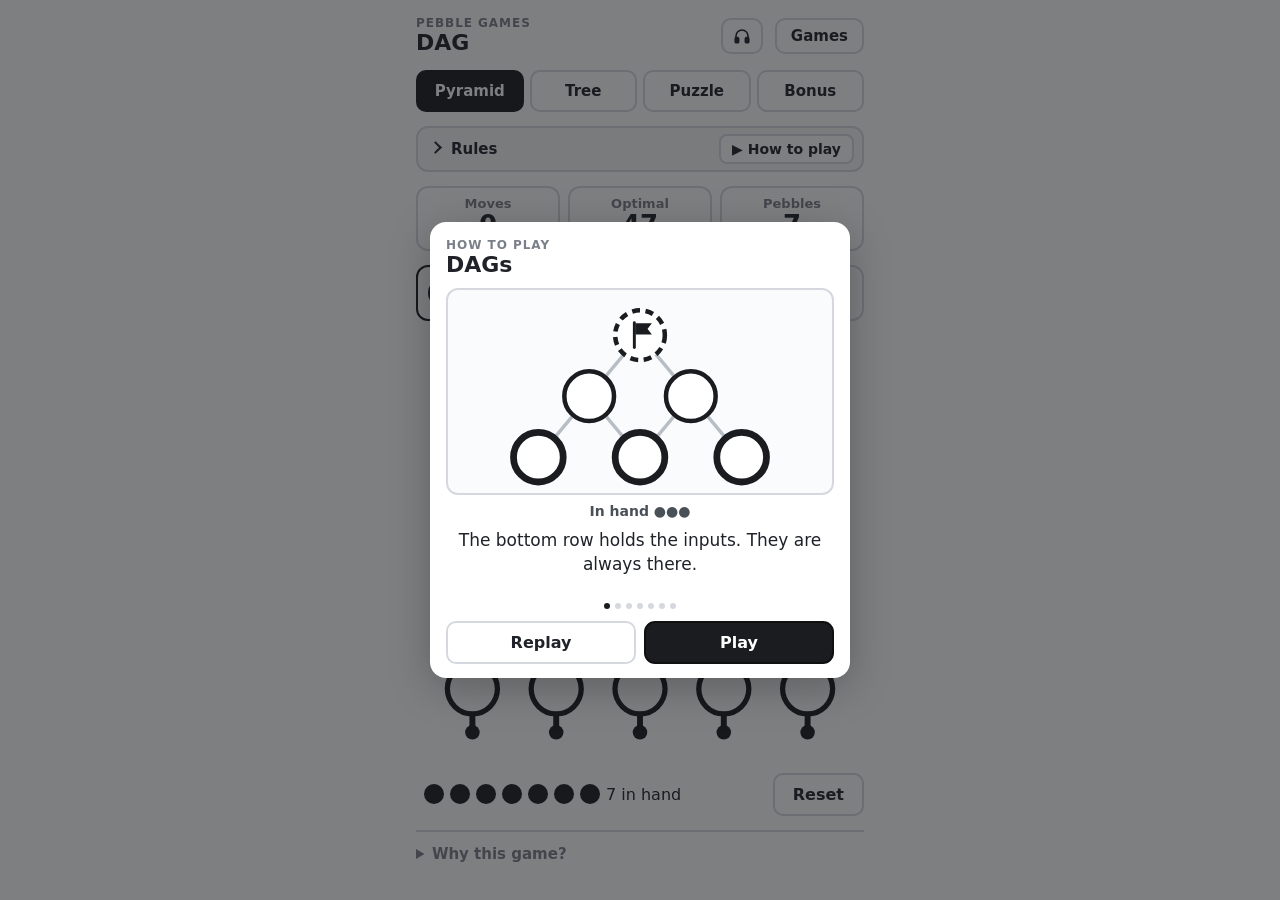
<file: dag/index.html>
<!doctype html>
<html lang="en">
<head>
<meta charset="utf-8">
<meta name="viewport" content="width=device-width, initial-scale=1, maximum-scale=1, user-scalable=no">
<title>Pebble Game: DAGs</title>
<meta name="description" content="Reversible pebbling on pyramids, trees and a puzzle graph, with the fewest pebbles possible.">
<meta property="og:type" content="website">
<meta property="og:site_name" content="Pebble Games">
<meta property="og:title" content="Pebble Game: DAGs">
<meta property="og:description" content="Reversible pebbling on pyramids, trees and a puzzle graph, with the fewest pebbles possible.">
<meta property="og:url" content="https://mcthumann.github.io/pebble_web_game/dag/">
<meta property="og:image" content="https://mcthumann.github.io/pebble_web_game/og.png">
<meta property="og:image:width" content="1200">
<meta property="og:image:height" content="630">
<meta property="og:image:alt" content="Pebble Games: puzzles about memory, time and energy">
<meta name="twitter:card" content="summary_large_image">
<style>
  :root {
    --ink: #1F2329; --muted: #7A808A; --faint: #D5D9DF; --slot: #B8BEC6;
    --pebble: #1A1C20; --red: #E31A1C; --green: #009E73; --warn: #D55E00;
  }
  * { box-sizing: border-box; -webkit-tap-highlight-color: transparent; }
  html, body { margin: 0; height: 100%; overscroll-behavior: none; }
  body {
    background: #fff; color: var(--ink);
    font-family: "Segoe UI", system-ui, -apple-system, Roboto, sans-serif;
    touch-action: manipulation; user-select: none; -webkit-user-select: none;
    -webkit-touch-callout: none;
  }
  main {
    max-width: 480px; min-height: 100%; margin: 0 auto; padding: 20px 16px 24px;
    display: flex; flex-direction: column; gap: 14px;
  }
  button {
    font: inherit; font-size: 16px; font-weight: 600; padding: 10px 18px;
    background: #fff; color: var(--ink); border: 2px solid var(--faint); border-radius: 10px;
  }


  #levels { display: flex; gap: 8px; }
  #levels button { flex: 1; padding: 10px 0; }
  #levels button.sel { background: var(--pebble); border-color: var(--pebble); color: #fff; }

  #info {
    margin: 0; list-style: none;
    background: #F4F5F7; border: 2px solid var(--faint); border-radius: 12px;
    padding: 12px 14px; font-size: 16px; line-height: 1.35;
  }
  #info li { position: relative; padding-left: 18px; }
  #info li + li { margin-top: 7px; }
  #info li::before {
    content: ""; position: absolute; left: 2px; top: .5em;
    width: 7px; height: 7px; border-radius: 50%; background: var(--pebble);
  }

  #stats { display: flex; gap: 8px; }
  .stat {
    flex: 1; text-align: center; padding: 8px 4px;
    border: 2px solid var(--faint); border-radius: 12px;
  }
  .stat span { display: block; font-size: 13px; font-weight: 600; color: var(--muted); }
  .stat b { display: block; font-size: 26px; line-height: 1.15; font-variant-numeric: tabular-nums; }
  #movesBox.past { border-color: var(--warn); }
  #movesBox.past b { color: var(--warn); }

  #goal { display: flex; gap: 8px; margin: 0 0 6px; padding: 0; list-style: none; }
  #goal li {
    flex: 1; display: flex; align-items: center; gap: 8px; padding: 8px 10px;
    border: 2px solid var(--faint); border-radius: 12px;
    font-size: 15px; font-weight: 600; line-height: 1.2; color: var(--muted);
  }
  #goal li::before {
    content: attr(data-n); flex: none; width: 24px; height: 24px; border-radius: 50%;
    display: grid; place-items: center; font-size: 14px;
    border: 2px solid currentColor;
  }
  #goal li.now { color: var(--ink); border-color: var(--pebble); }
  #goal li.ok { color: var(--green); border-color: var(--green); }
  #goal li.ok::before { content: "\2713"; background: var(--green); border-color: var(--green); color: #fff; }
  #goal li.urgent { background: var(--pebble); border-color: var(--pebble); color: #fff; }

  #result { display: none; text-align: center; color: #fff; }
  #result h1 { margin: 0; font-size: 56px; line-height: 1.1; }
  #result p { margin: 4px 0 0; font-size: 22px; }
  #result #time { font-size: 36px; font-weight: 700; font-variant-numeric: tabular-nums; }

  #board { display: block; width: 100%; height: auto; }
  /* An edge is drawn dark once the node it comes from holds a pebble. */
  .edge { stroke: var(--faint); stroke-width: 3; stroke-linecap: round; }
  .edge.live { stroke: var(--pebble); stroke-width: 4.5; }
  .input line { stroke: var(--pebble); stroke-width: 4.5; stroke-linecap: round; }
  .input circle { fill: var(--pebble); }
  .node { cursor: pointer; }
  .node .hit { fill: transparent; }
  /* Nodes whose feeders are all pebbled are outlined dark: those are the ones you can tap. */
  .node .ring { fill: #fff; stroke: var(--slot); stroke-width: 3.5; }
  .node.ready .ring { stroke: var(--pebble); stroke-width: 4; }
  .node .dot { fill: var(--pebble); display: none; }
  .node.on .dot { display: block; }
  .node.on .flag { display: none; }
  .node.goal .ring { stroke-dasharray: 6 4; }
  .node .flag path { fill: var(--ink); stroke: var(--ink); }
  .node.bad .ring { fill: var(--red); stroke: var(--red); }
  .node.tidy .ring { stroke: var(--warn); animation: tidy 1.1s ease-in-out infinite; }
  @keyframes tidy { 50% { stroke-width: 8; } }

  #bar { display: flex; align-items: center; justify-content: space-between; }
  #hand { display: flex; align-items: center; gap: 6px; padding: 6px 8px; border-radius: 10px; font-size: 16px; }
  #hand.bad { background: var(--red); color: #fff; }
  #hand i {
    flex: none; width: 20px; height: 20px; border-radius: 50%;
    background: var(--pebble); border: 2px solid var(--pebble);
  }
  #hand i.used { background: transparent; border-color: var(--faint); }
  #hand span { white-space: nowrap; }

  body.won { background: var(--green); }
  body.won #info, body.won #stats, body.won #goal { display: none; }
  body.won #result { display: block; }
  body.won #hand { color: #fff; }
  body.won .edge { stroke: rgba(255,255,255,.5); }
  body.won .edge.live, body.won .input line { stroke: var(--pebble); }
  body.won button { border-color: #fff; }
  body.won #levels button.sel { border-color: var(--pebble); }
  /* Stars, sharing and feel (the same block on every game page). */
  #levels .mark { margin-left: 5px; font-size: 14px; }
  #levels .mark.star { color: #E0A800; }
  #levels .mark.done { color: #E0A800; }
  main #best { margin-top: 6px; font-size: 17px; font-weight: 650; }
  main #share {
    margin-top: 12px; padding: 7px 22px; font-size: 15px;
    background: transparent; color: #fff; border: 2px solid #fff; border-radius: 10px;
  }
  body.lost #share, body.lost #best { display: none; }
  .confetti { position: fixed; inset: 0; width: 100%; height: 100%; pointer-events: none; z-index: 10; }
  @media (prefers-reduced-motion: no-preference) {
    @keyframes pop { 0% { transform: scale(.3); } 65% { transform: scale(1.15); } 100% { transform: scale(1); } }
    .node.on .dot { transform-box: fill-box; transform-origin: center; animation: pop .22s ease-out; }
  }
  /* "Why this game?": one line on why it matters, folded away by default. */
  #about { border-top: 2px solid var(--faint); padding-top: 12px; font-size: 15px; line-height: 1.45; user-select: text; -webkit-user-select: text; }
  #about summary { font-weight: 600; color: var(--muted); cursor: pointer; }
  #about p { margin: 8px 0 0; }
  #about .refs { font-size: 14px; color: var(--muted); }
  #about a { color: inherit; }
  body.won #about, body.done #about { display: none; }
  /* Header: the game's name and one way out to the list of all games. */
  #head { display: flex; align-items: center; justify-content: space-between; gap: 12px; margin-top: -4px; }
  #head .kicker { display: block; font-size: 12px; font-weight: 700; letter-spacing: .08em; text-transform: uppercase; color: var(--muted); }
  #head h1 { margin: 0; font-size: 22px; line-height: 1.2; color: var(--ink); }
  #head a {
    flex: none; padding: 7px 14px; font-size: 15px; font-weight: 650; text-decoration: none;
    color: var(--ink); border: 2px solid var(--faint); border-radius: 10px;
  }
  body.won #head .kicker, body.done #head .kicker { color: rgba(255,255,255,.8); }
  body.won #head h1, body.done #head h1 { color: #fff; }
  body.won #head a, body.done #head a { color: #fff; border-color: #fff; }
  /* Finish screen: share the result, or move on to the next game. */
  main .actions { display: flex; justify-content: center; gap: 10px; margin-top: 12px; }
  main .actions #share { margin-top: 0; }
  main #next {
    padding: 7px 18px; font-size: 15px; font-weight: 650; text-decoration: none;
    background: #fff; color: var(--green); border: 2px solid #fff; border-radius: 10px;
  }
  body.lost #next { display: none; }
</style>
<link rel="stylesheet" href="../shared/intro.css?v=5">
</head>
<body>
<main>
  <header id="head">
    <div><span class="kicker">Pebble Games</span><h1>DAG</h1></div>
    <button class="beats-toggle" id="beats" type="button"></button>
    <a href="../games/">Games</a>
  </header>
  <div id="levels">
    <button type="button" data-level="pyramid">Pyramid</button>
    <button type="button" data-level="tree">Tree</button>
    <button type="button" data-level="puzzle">Puzzle</button>
    <button type="button" data-daily>Bonus</button>
  </div>
  <ul id="info">
    <li><b>Tap</b> a node to place or remove a pebble, only when every node feeding it has one. The bottom row reads the inputs, which are always there.</li>
    <li>You only have the pebbles shown below the board.</li>
    <li><b>Goal:</b> both steps below, in as few moves as you can.</li>
  </ul>
  <div id="stats">
    <div class="stat" id="movesBox"><span>Moves</span><b id="moves"></b></div>
    <div class="stat"><span>Optimal</span><b id="opt"></b></div>
    <div class="stat"><span>Pebbles</span><b id="mm"></b></div>
  </div>
  <ol id="goal">
    <li id="g1" data-n="1">Pebble the flag</li>
    <li id="g2" data-n="2" aria-live="polite"></li>
  </ol>
  <div id="result"><h1 id="verdict"></h1><p id="time"></p><p id="summary"></p><p id="best"></p><div class="actions"><button id="share" type="button">Share</button><a id="next" href="../redblue/">Next: Red-blue &rarr;</a></div></div>
  <svg id="board" role="group" aria-label="Pebbling graph"></svg>
  <div id="bar">
    <div id="hand"></div>
    <button id="reset" type="button">Reset</button>
  </div>
  <details id="about">
    <summary>Why this game?</summary>
    <p>Real computations branch. Deciding how few pebbles a reversible computation on a general graph needs is PSPACE-complete.</p>
    <p class="refs">Chan, Lauria, Nordström &amp; Vinyals, FOCS 2015, <a href="https://arxiv.org/abs/2305.19104">arXiv:2305.19104</a></p>
    <p class="refs"><a href="../games/">All games</a></p>
  </details>
</main>
<script src="../shared/dailies.js?v=4"></script>
<script src="../shared/progress.js?v=4"></script>
<script src="../shared/daily-mode.js?v=5"></script>
<script src="../shared/beats.js?v=7"></script>
<script>
  // Reversible (Bennett) pebbling on small DAGs. Inputs are permanent and free,
  // as spot 0 is on the line: the bottom row reads them directly. A node may
  // gain or lose a pebble only while every node feeding it holds one. The game
  // ends when exactly the output holds a pebble. Each level gets the fewest
  // pebbles that can do that, and the page finds the fewest moves at that
  // count by breadth-first search over sets of pebbled nodes.
  // Levels (pebbles, optimal moves; with one more pebble): Pyramid 7, 47 (43);
  // Tree 6, 53 (45); Puzzle 7, 65 (45). The puzzle came from a search over
  // random layered DAGs for the biggest saving from one extra pebble.
  const SVG = 'http://www.w3.org/2000/svg';
  const CX = 152, TOP = 28, DY = 60, WIDTH = 318;
  const $ = id => document.getElementById(id);
  const board = $('board'), hand = $('hand');
  const levelButtons = [...document.querySelectorAll('#levels button')];

  // ---------- Stars, feel and sharing (the same block on every game page) ----------
  // Progress is kept in this browser only: for each level, the best score and
  // that level's optimum, so a star means best <= optimum (lower is better).
  const KIT = { game: 'dag', title: 'DAG', unit: 'moves', path: 'dag/' };
  const kit = (() => {
    const KEY = 'pebble-games-v1', BASE = 'https://mcthumann.github.io/pebble_web_game/';
    const calm = matchMedia('(prefers-reduced-motion: reduce)').matches;
    const el = id => document.getElementById(id);
    let data = {}, shareText = '', lastBuzz = 0;
    try { data = JSON.parse(localStorage.getItem(KEY)) || {}; } catch (e) {}
    const save = () => { try { localStorage.setItem(KEY, JSON.stringify(data)); } catch (e) {} };
    const starred = r => !!r && r.best <= r.opt;

    // Level buttons get an outline star once finished and a filled star once
    // finished optimally, so the goal is to fill every star.
    // (The games list page reads the same saved progress to show stars per game.)
    function marks() {
      document.querySelectorAll('#levels button:not([data-daily])').forEach(b => {
        const r = (data[KIT.game] || {})[b.dataset.name];
        b.innerHTML = b.dataset.name + (!r ? '' : starred(r)
          ? '<span class="mark star" aria-label="optimal">★</span>'
          : '<span class="mark done" aria-label="finished">☆</span>');
      });
    }

    function buzz(pattern) {
      const now = performance.now();
      if (now - lastBuzz < 120) return;
      lastBuzz = now;
      try { if (navigator.vibrate) navigator.vibrate(pattern || 30); } catch (e) {}
    }

    // A short, light confetti burst, only for optimal finishes.
    function confetti() {
      if (calm) return;
      const c = document.createElement('canvas'), ctx = c.getContext('2d'), dpr = window.devicePixelRatio || 1;
      const W = innerWidth, H = innerHeight;
      c.className = 'confetti'; c.width = W * dpr; c.height = H * dpr;
      document.body.appendChild(c); ctx.scale(dpr, dpr);
      const colors = ['#FFFFFF', '#F5C542', '#FFE8A3', '#BFF0DD'];
      const bits = Array.from({ length: 70 }, () => ({
        x: W / 2 + (Math.random() - .5) * 140, y: H * .26,
        vx: (Math.random() - .5) * 9, vy: -3 - Math.random() * 8,
        a: Math.random() * 6.3, va: (Math.random() - .5) * .3,
        w: 5 + Math.random() * 4, h: 8 + Math.random() * 6,
        c: colors[Math.floor(Math.random() * colors.length)],
      }));
      const t0 = performance.now();
      (function frame(t) {
        const age = (t - t0) / 1600;
        ctx.clearRect(0, 0, W, H);
        if (age >= 1) { c.remove(); return; }
        ctx.globalAlpha = Math.min(1, (1 - age) * 2.5);
        for (const b of bits) {
          b.vy += .28; b.vx *= .99; b.x += b.vx; b.y += b.vy; b.a += b.va;
          ctx.save(); ctx.translate(b.x, b.y); ctx.rotate(b.a);
          ctx.fillStyle = b.c; ctx.fillRect(-b.w / 2, -b.h / 2, b.w, b.h); ctx.restore();
        }
        requestAnimationFrame(frame);
      })(t0);
    }

    // A finished run: save it, note a new star or best, celebrate, and get the
    // share line ready. Pass { record: false } for levels that should not count.
    function finish(level, score, opt, time, opts = {}) {
      const optimal = score <= opt;
      let line = '';
      if (opts.record !== false) {
        const g = data[KIT.game] = data[KIT.game] || {};
        const old = g[level];
        g[level] = { best: old ? Math.min(old.best, score) : score, opt };
        save();
        marks();
        if (optimal && !starred(old)) line = 'New star ★';
        else if (!optimal && !old) line = '☆ earned · match the optimum to fill it';
        else if (!optimal && score < old.best) line = 'New best';
        else if (!optimal && old) line = 'Your best: ' + (KIT.unit === 'cost' ? 'cost ' : '') + old.best;
      }
      el('best').textContent = line;
      const amount = KIT.unit === 'cost' ? 'cost ' + score : score + ' ' + KIT.unit;
      shareText = (optimal ? '★ ' : '') + 'Pebble Game · ' + KIT.title + ' ' + level + ' · ' + amount +
        (optimal ? ', optimal' : ' (optimal ' + opt + ')') + ' in ' + time + '\n' + (opts.url || BASE + KIT.path);
      el('share').textContent = 'Share';
      nextLabel();
      buzz(optimal ? [15, 60, 15, 60, 30] : 25);
      if (optimal) setTimeout(confetti, 60);
    }

    function clear() { const b = el('best'); if (b) b.textContent = ''; }

    // Next climbs this game's levels first (Easy, Medium, Hard), then moves on
    // to the next game. gameNext keeps the label written in the page for that.
    let gameNext = '';
    function nextLevelButton() {
      const buttons = [...document.querySelectorAll('#levels button')];
      const i = buttons.findIndex(b => b.classList.contains('sel'));
      return i >= 0 && i < buttons.length - 1 ? buttons[i + 1] : null;
    }
    function nextLabel() {
      const b = nextLevelButton();
      el('next').textContent = b ? 'Next: ' + b.dataset.name + ' \u2192' : gameNext;
    }

    // Phones get the share sheet; elsewhere the line is copied.
    async function share() {
      const btn = el('share');
      try {
        if (navigator.share && matchMedia('(pointer: coarse)').matches) { await navigator.share({ text: shareText }); return; }
        await navigator.clipboard.writeText(shareText);
        btn.textContent = 'Copied';
      } catch (e) {
        if (e && e.name === 'AbortError') return;
        const t = document.createElement('textarea');
        t.value = shareText; document.body.appendChild(t); t.select();
        let ok = false; try { ok = document.execCommand('copy'); } catch (e2) {}
        t.remove();
        btn.textContent = ok ? 'Copied' : 'Copy failed';
      }
      setTimeout(() => { btn.textContent = 'Share'; }, 1600);
    }

    function init() {
      document.querySelectorAll('#levels button').forEach(b => { b.dataset.name = b.textContent.trim(); });
      el('share').addEventListener('click', share);
      gameNext = el('next').textContent;
      el('next').addEventListener('click', e => {
        const b = nextLevelButton();
        if (b) { e.preventDefault(); b.click(); }
      });
      marks();
    }
    return { init, finish, clear, buzz, text: () => shareText };
  })();

  // Each level: rows from the bottom up (node ids, left to right), predecessors
  // of every node, and how to place nodes ('mean' puts a node over its feeders).
  function pyramid(base) {
    const rows = [], preds = [];
    let id = 0;
    for (let w = base; w >= 1; w--) {
      const row = [];
      for (let j = 0; j < w; j++) {
        preds.push(rows.length ? [rows[rows.length - 1][j], rows[rows.length - 1][j + 1]] : []);
        row.push(id++);
      }
      rows.push(row);
    }
    return { rows, preds, layout: 'mean' };
  }
  function tree(leaves) {
    const rows = [], preds = [];
    let id = 0;
    for (let w = leaves; w >= 1; w /= 2) {
      const row = [];
      for (let j = 0; j < w; j++) {
        preds.push(rows.length ? [rows[rows.length - 1][2 * j], rows[rows.length - 1][2 * j + 1]] : []);
        row.push(id++);
      }
      rows.push(row);
    }
    return { rows, preds, layout: 'mean' };
  }
  const LEVELS = {
    pyramid: pyramid(5),
    tree: tree(8),
    puzzle: {
      rows: [[0, 2, 1], [4, 3, 5], [7, 6, 8], [11, 10, 9], [13, 12], [14]],
      preds: [[], [], [], [0, 1], [0, 2], [1, 2], [3, 4], [3, 4], [3, 5], [6, 8], [6], [6, 7], [9, 10], [10, 11], [12, 13]],
      layout: 'even',
    },
  };

  let G, n, OUT, P, OPT, levelName, R;
  let on, moves, won, nodes, edges, startedAt, solveMs;

  // ---------- Analysis ----------

  // Fewest moves from nothing to exactly the outputs, with at most cap pebbles.
  function fewestMoves(preds, outputs, cap) {
    const size = 1 << preds.length, goal = outputs.reduce((s, v) => s | 1 << v, 0);
    const need = preds.map(ps => ps.reduce((s, v) => s | 1 << v, 0));
    const dist = new Int32Array(size).fill(-1), q = new Int32Array(size);
    let head = 0, tail = 0;
    dist[0] = 0; q[tail++] = 0;
    while (head < tail) {
      const s = q[head++];
      if (s === goal) return dist[s];
      let c = 0; for (let t = s; t; t &= t - 1) c++;
      for (let v = 0; v < preds.length; v++) {
        if ((s & need[v]) !== need[v]) continue;
        const bit = 1 << v;
        if (!(s & bit) && c >= cap) continue;
        const t = s ^ bit;
        if (dist[t] < 0) { dist[t] = dist[s] + 1; q[tail++] = t; }
      }
    }
    return null;
  }

  // ---------- Board ----------

  function layout() {
    const pos = [];
    const widest = Math.max(...G.rows.map(r => r.length));
    const gap = Math.min(72, WIDTH / widest);
    R = Math.min(19, gap / 2 - 4);
    G.rows.forEach((row, r) => {
      const y = TOP + (G.rows.length - 1 - r) * DY;
      row.forEach((v, k) => {
        const x = G.layout === 'mean' && G.preds[v].length
          ? G.preds[v].reduce((s, p) => s + pos[p].x, 0) / G.preds[v].length
          : CX + (k - (row.length - 1) / 2) * (G.layout === 'mean' ? gap : Math.min(96, WIDTH / row.length));
        pos[v] = { x, y };
      });
    });
    return pos;
  }

  function build() {
    const pos = layout();
    const h = TOP + (G.rows.length - 1) * DY + R + 30;
    board.setAttribute('viewBox', '-18 4 340 ' + h);
    let html = '';
    edges = [];
    G.preds.forEach((ps, v) => ps.forEach(p => {
      html += '<line class="edge" data-from="' + p + '" x1="' + pos[p].x + '" y1="' + pos[p].y + '" x2="' + pos[v].x + '" y2="' + pos[v].y + '"/>';
    }));
    // Each bottom node reads the always-available inputs, drawn as a short stub.
    G.rows[0].forEach(v => {
      const { x, y } = pos[v];
      html += '<g class="input"><line x1="' + x + '" y1="' + y + '" x2="' + x + '" y2="' + (y + R + 14) + '"/>' +
              '<circle cx="' + x + '" cy="' + (y + R + 14) + '" r="5.5"/></g>';
    });
    board.innerHTML = html;
    edges = [...board.querySelectorAll('.edge')];
    nodes = [];
    for (let v = 0; v < n; v++) {
      const { x, y } = pos[v], out = OUT.includes(v);
      const g = document.createElementNS(SVG, 'g');
      g.setAttribute('class', out ? 'node goal' : 'node');
      g.setAttribute('role', 'button');
      g.setAttribute('aria-label', out ? 'Output node' : 'Node ' + (v + 1));
      g.innerHTML =
        '<rect class="hit" x="' + (x - R - 6) + '" y="' + (y - R - 6) + '" width="' + (2 * R + 12) + '" height="' + (2 * R + 12) + '"/>' +
        '<circle class="ring" cx="' + x + '" cy="' + y + '" r="' + R + '"/>' +
        (out ? '<g class="flag" transform="translate(' + (x - 6) + ' ' + (y - 10) + ') scale(.85)">' +
               '<path d="M2 1v22" stroke-width="2.6" stroke-linecap="round" fill="none"/>' +
               '<path d="M3.5 2h13l-3.5 4.5 3.5 4.5h-13z" stroke="none"/></g>' : '') +
        '<circle class="dot" cx="' + x + '" cy="' + y + '" r="' + (R - 7) + '"/>';
      g.addEventListener('click', () => tap(v));
      board.appendChild(g);
      nodes.push(g);
    }
  }

  // ---------- Play ----------

  function ready(v) { return G.preds[v].every(p => on[p]); }
  function inHand() { return P - on.filter(Boolean).length; }
  function stray() { let c = 0; for (let v = 0; v < n; v++) if (on[v] && !OUT.includes(v)) c++; return c; }
  function outputsDone() { return OUT.every(v => on[v]); }

  function flash(el) {
    kit.buzz();
    el.classList.add('bad');
    clearTimeout(el.badTimer);
    el.badTimer = setTimeout(() => el.classList.remove('bad'), 450);
  }

  function tap(v) {
    if (won) return;
    if (!ready(v)) { sound('bad'); flash(nodes[v]); return; }
    if (!on[v] && inHand() === 0) { sound('bad'); flash(nodes[v]); flash(hand); return; }
    if (moves === 0) startedAt = performance.now();
    on[v] = !on[v];
    moves++;
    if (outputsDone() && stray() === 0) {
      won = true; solveMs = performance.now() - startedAt;
      kit.finish(levelName, moves, OPT, clock(solveMs), daily.opts()); daily.done(moves, OPT, solveMs);
      sound('win');
      // The board is taller than a phone screen, so bring the result into view.
      window.scrollTo({ top: 0, behavior: 'smooth' });
    } else sound(on[v] ? (OUT.includes(v) && outputsDone() ? 'flag' : 'place') : 'remove');
    render();
  }

  // Tell the game music (shared/beats.js) what just happened, so it can follow play.
  function sound(type) { PebbleBeats.cue(type, on ? reached() : 0); }
  // How far up the graph the pebbles have got: the highest row holding one.
  function reached() {
    let top = 0;
    G.rows.forEach((row, r) => { if (row.some(v => on[v])) top = r + 1; });
    return top / G.rows.length;
  }

  function clock(ms) {
    const t = Math.round(ms / 100), m = Math.floor(t / 600), sec = ((t % 600) / 10).toFixed(1);
    return m ? m + ':' + sec.padStart(4, '0') : sec + ' s';
  }

  function render() {
    const flagged = outputsDone(), extra = stray();
    for (let v = 0; v < n; v++) {
      nodes[v].classList.toggle('on', on[v]);
      nodes[v].classList.toggle('ready', ready(v));
      nodes[v].classList.toggle('tidy', flagged && on[v] && !OUT.includes(v));
    }
    edges.forEach(e => e.classList.toggle('live', on[Number(e.dataset.from)]));
    const held = inHand();
    let dots = '';
    for (let k = 0; k < P; k++) dots += '<i class="' + (k < held ? '' : 'used') + '"></i>';
    hand.innerHTML = dots + '<span>' + held + ' in hand</span>';

    $('moves').textContent = moves;
    $('movesBox').classList.toggle('past', moves > OPT);
    $('g1').className = flagged ? 'ok' : 'now';
    $('g2').className = flagged ? 'urgent' : '';
    $('g2').textContent = flagged ? 'Now clear the other ' + extra + (extra === 1 ? ' pebble' : ' pebbles') : 'Then clear every other pebble';

    document.body.classList.toggle('won', won);
    if (won) {
      $('verdict').textContent = moves === OPT ? 'Optimal!' : 'Solved';
      $('time').textContent = clock(solveMs);
      $('summary').textContent = levelName + ' · ' + moves + ' moves · optimal ' + OPT;
    }
  }

  function reset() {
    kit.clear();
    on = new Array(n).fill(false);
    moves = 0;
    won = false;
    render();
    sound('start');
  }

  function setLevel(btn) {
    daily.chose(btn);
    G = LEVELS[btn.dataset.level];
    n = G.preds.length;
    OUT = G.rows[G.rows.length - 1].slice();
    // Fewest pebbles first, then the fewest moves with exactly that many.
    for (P = OUT.length; (OPT = fewestMoves(G.preds, OUT, P)) === null; P++);
    levelName = btn.dataset.name;
    levelButtons.forEach(b => b.classList.toggle('sel', b === btn));
    $('opt').textContent = OPT;
    $('mm').textContent = P;
    build();
    reset();
  }

  // A press that starts on the board must never count as a Reset or level tap:
  // the winning move swaps the rules for the result and shifts the page under the finger.
  let pressOnBoard = false;
  document.addEventListener('pointerdown', e => { pressOnBoard = board.contains(e.target); }, true);
  const buttonTap = fn => e => { if (pressOnBoard && e.detail !== 0) return; fn(); };

  levelButtons.forEach(b => b.addEventListener('click', buttonTap(() => setLevel(b))));
  $('reset').addEventListener('click', buttonTap(reset));
  board.addEventListener('contextmenu', e => e.preventDefault());
  kit.init();
  // Today's bonus challenge is the last level button (shared/daily-mode.js).
  const daily = PebbleDaily.attach('dag', 'dag/');
  LEVELS.daily = daily.puzzle.graph;
  daily.button.dataset.level = 'daily';
  PebbleBeats.toggleButton(document.getElementById('beats'));
  setLevel(daily.wanted() ? daily.button : levelButtons[0]);
  // A link ending in #about opens the "Why this game?" note and scrolls to it.
  function openAbout() {
    if (location.hash !== '#about') return;
    const a = document.getElementById('about');
    a.open = true;
    a.scrollIntoView({ block: 'start' });
  }
  window.addEventListener('hashchange', openAbout);
  openAbout();
</script>
<script src="../shared/intro.js?v=6" data-game="dag"></script>
</body>
</html>
</file>
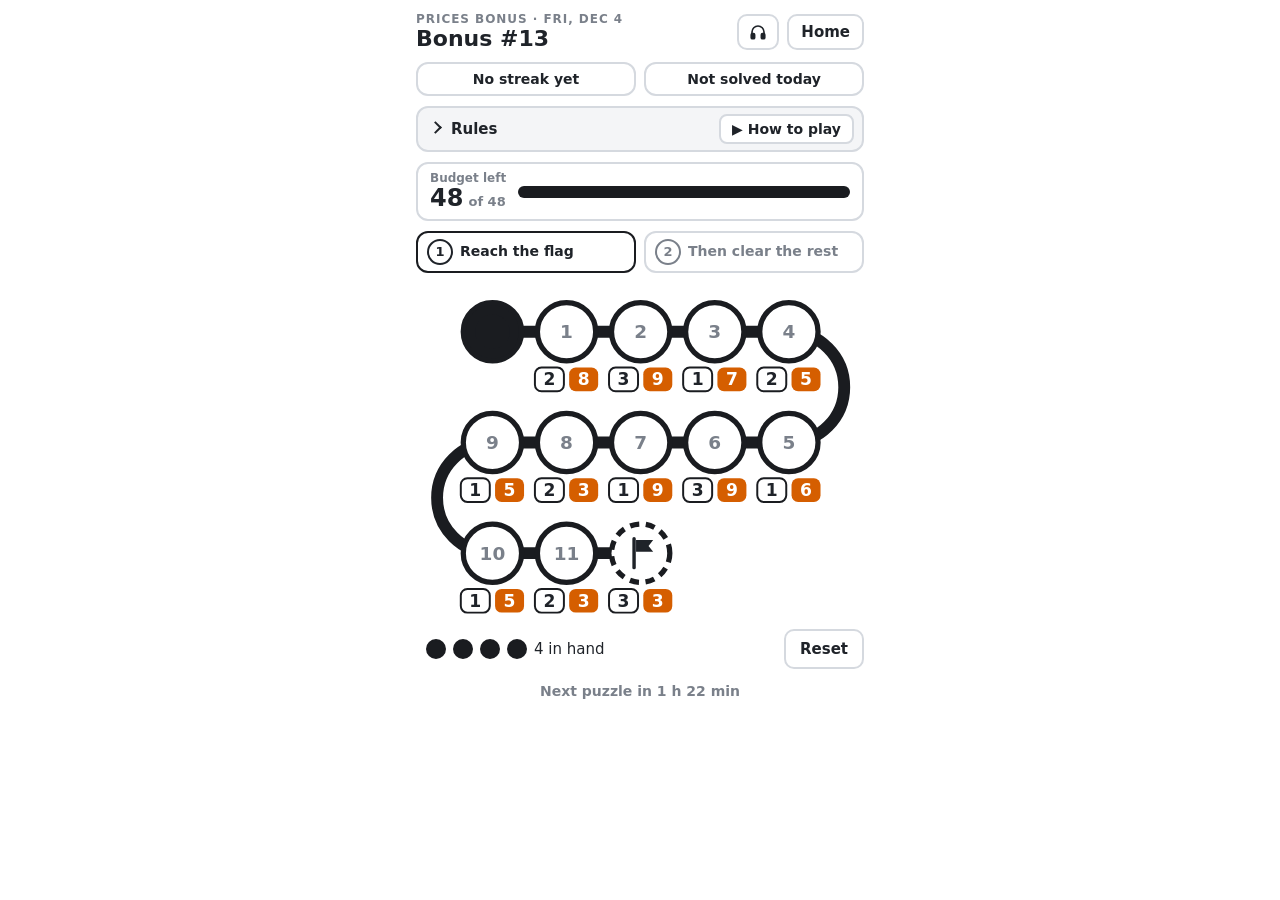
<file: daily/index.html>
<!doctype html>
<html lang="en">
<head>
<meta charset="utf-8">
<meta name="viewport" content="width=device-width, initial-scale=1, maximum-scale=1, user-scalable=no">
<title>Pebble Bonus</title>
<meta name="description" content="A new hard pebble puzzle every day. The budget is the exact optimum: no slack.">
<meta property="og:type" content="website">
<meta property="og:site_name" content="Pebble Games">
<meta property="og:title" content="Pebble Bonus">
<meta property="og:description" content="A new hard pebble puzzle every day. The budget is the exact optimum: no slack.">
<meta property="og:url" content="https://mcthumann.github.io/pebble_web_game/daily/">
<meta property="og:image" content="https://mcthumann.github.io/pebble_web_game/og.png">
<meta property="og:image:width" content="1200">
<meta property="og:image:height" content="630">
<meta name="twitter:card" content="summary_large_image">
<link rel="stylesheet" href="../shared/priced.css?v=3">
<style>
  #status { display: flex; gap: 8px; }
  #status span {
    flex: 1; padding: 7px 10px; border: 2px solid var(--faint); border-radius: 12px;
    font-size: 14px; font-weight: 650; text-align: center;
  }
  #status #today.solved { border-color: var(--green); color: var(--green); }
  #countdown { margin: 4px 0 0; text-align: center; font-size: 14px; font-weight: 600; color: var(--muted); }
  #countdown a { color: inherit; }
  body.done #status { display: none; }
  body.done #countdown { color: rgba(255,255,255,.85); }
</style>
<link rel="stylesheet" href="../shared/intro.css?v=5">
</head>
<body>
<main>
  <header id="head">
    <div class="title"><span class="kicker" id="date">Prices bonus</span><h1 id="title">Bonus</h1></div>
    <button class="beats-toggle" id="beats" type="button"></button>
    <a href="../">Home</a>
  </header>
  <div id="status"><span id="streak"></span><span id="today"></span></div>
  <p id="rules">A <b>tap</b> places or removes a pebble when the spot before has one: pay the <span class="price">outlined</span> price. A <b>hold</b> erases from anywhere: pay the <span class="price e">orange</span> price. Finish with only the flag. The budget is the exact optimum. <button id="hintBtn" type="button">Hint</button></p>
  <p id="hint" hidden></p>
  <div id="budget" aria-live="polite">
    <div class="num"><span class="lbl">Budget left</span><b id="left"></b> <span id="of"></span></div>
    <div id="track-bar"><div id="fill"></div></div>
    <span id="delta" aria-hidden="true"></span>
  </div>
  <ol id="goal">
    <li id="g1" data-n="1">Reach the flag</li>
    <li id="g2" data-n="2" aria-live="polite"></li>
  </ol>
  <div id="result"><h1 id="verdict"></h1><p id="time"></p><p id="summary"></p><p id="detail"></p><p id="extra"></p><div class="actions"><button id="share" type="button">Share</button><a id="next" href="../challenge/">Challenges &rarr;</a></div></div>
  <svg id="board" role="group" aria-label="Pebble line"></svg>
  <div id="bar">
    <div id="hand"></div>
    <button id="reset" type="button">Reset</button>
  </div>
  <p id="countdown"></p>
</main>
<script src="../shared/puzzles.js?v=3"></script>
<script src="../shared/progress.js?v=4"></script>
<script src="../shared/priced.js?v=3"></script>
<script src="../shared/beats.js?v=7"></script>
<script>
  // Everyone gets the same puzzle on the same (local) date, from puzzles.js.
  // Every daily puzzle is graded at about the Prices game's Hard level, and its
  // budget is the exact optimum, so any solve is an optimal solve.
  const $ = id => document.getElementById(id);
  const prog = PebbleProgress, URL_DAILY = 'https://mcthumann.github.io/pebble_web_game/daily/';
  const key = prog.todayKey(), num = prog.dailyNumber(key), puzzle = prog.dailyPuzzle(num);
  let shareText = '';

  $('title').textContent = 'Bonus #' + num;
  $('date').textContent = 'Prices bonus · ' + prog.prettyDate(key);
  document.title = 'Pebble Bonus #' + num;
  $('hint').textContent = 'The optimal route erases ' + puzzle.erase.join(' or ') + ' pebbles.';

  function status() {
    const s = prog.streak(), best = prog.dailyBest(key);
    $('streak').textContent = s ? '\u{1F525} ' + s + '-day streak' : 'No streak yet';
    $('today').textContent = best ? '✓ Solved in ' + prog.clock(best) : 'Not solved today';
    $('today').classList.toggle('solved', !!best);
  }

  const game = PricedGame.create(r => {
    $('verdict').textContent = r.won ? 'Solved!' : 'Out of budget';
    $('time').textContent = r.won ? r.time : '';
    $('summary').textContent = r.won
      ? 'Bonus #' + num + ' · cost ' + r.cost + ', the optimum'
      : r.flagged ? 'Flag reached, but ' + r.stray + (r.stray === 1 ? ' pebble' : ' pebbles') + ' still on the line'
      : 'No move fits in the budget left';
    $('detail').textContent = 'taps ' + r.tapCost + ' + erasures ' + r.eraseCost + ' = ' + r.cost;
    $('extra').textContent = '';
    if (!r.won) { PricedGame.buzz(25); return; }
    const before = prog.dailyBest(key);
    prog.saveDaily(key, r.ms);
    const s = prog.streak();
    $('extra').textContent = before
      ? (r.ms < before ? 'New best time today' : 'Best today: ' + prog.clock(before))
      : s > 1 ? '\u{1F525} ' + s + '-day streak' : 'Streak started. Come back tomorrow.';
    shareText = '★ Pebble Bonus #' + num + ' · optimal in ' + r.time + (s > 1 ? ' · \u{1F525}' + s : '') + '\n' + URL_DAILY;
    status();
    PricedGame.buzz([15, 60, 15, 60, 30]);
    setTimeout(PricedGame.confetti, 60);
  });

  game.load(puzzle);
  status();
  $('share').addEventListener('click', () => PricedGame.share(shareText, $('share')));
  $('hintBtn').addEventListener('click', () => { $('hint').hidden = !$('hint').hidden; });
  PebbleBeats.toggleButton($('beats'));

  // Countdown to the next puzzle, at local midnight.
  function tick() {
    if (prog.todayKey() !== key) { $('countdown').innerHTML = 'A new puzzle is out. <a href="">Load it</a>'; return; }
    const now = new Date(), next = new Date(now.getFullYear(), now.getMonth(), now.getDate() + 1);
    const mins = Math.ceil((next - now) / 60000), h = Math.floor(mins / 60), m = mins % 60;
    $('countdown').textContent = 'Next puzzle in ' + (h ? h + ' h ' : '') + m + ' min';
  }
  tick();
  setInterval(tick, 30000);
</script>
<script src="../shared/intro.js?v=6" data-game="daily"></script>
</body>
</html>
</file>
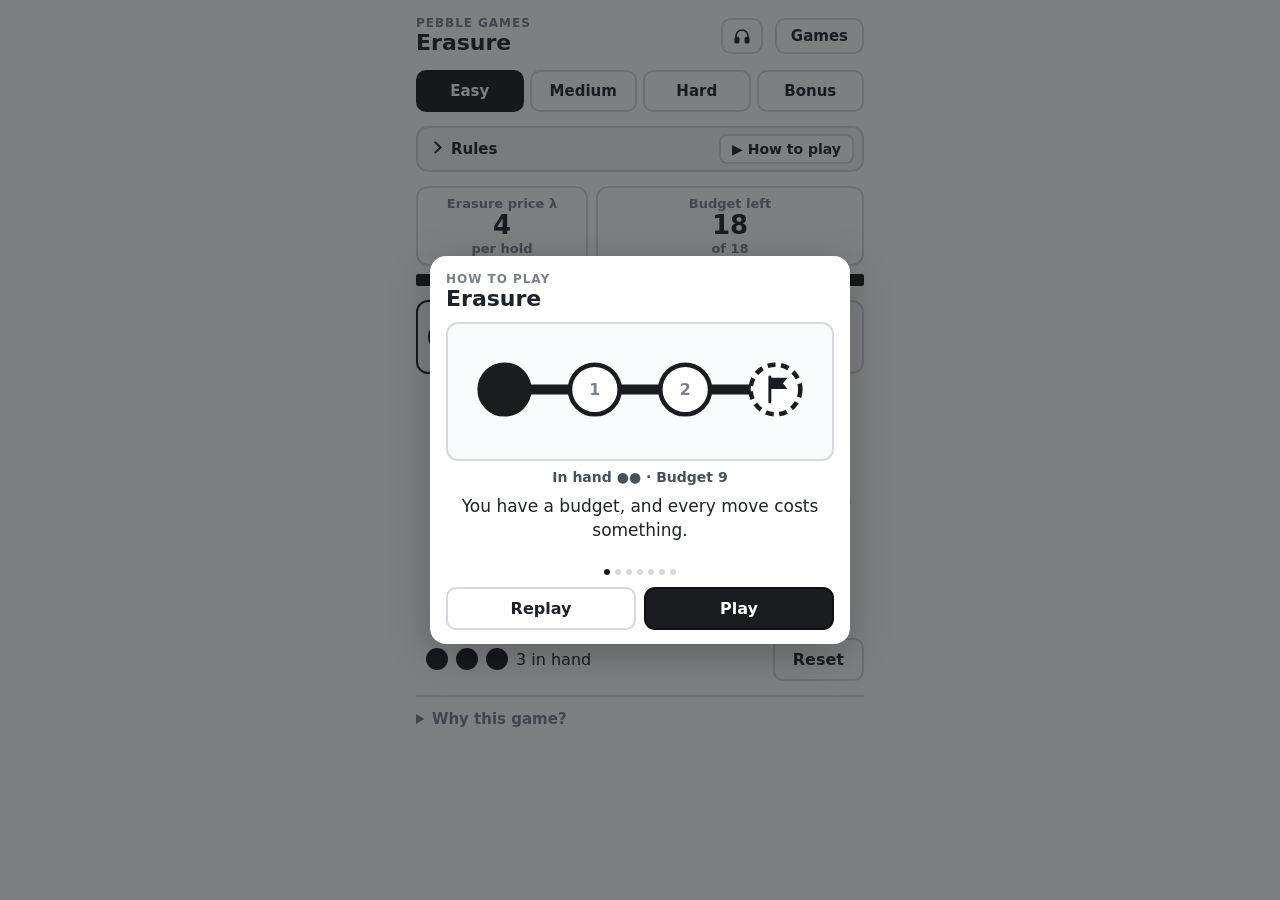
<file: erase/index.html>
<!doctype html>
<html lang="en">
<head>
<meta charset="utf-8">
<meta name="viewport" content="width=device-width, initial-scale=1, maximum-scale=1, user-scalable=no">
<title>Pebble Game: Erasures</title>
<meta name="description" content="Reversible moves or erasures: find the cheapest way to the flag within the budget.">
<meta property="og:type" content="website">
<meta property="og:site_name" content="Pebble Games">
<meta property="og:title" content="Pebble Game: Erasure">
<meta property="og:description" content="Reversible moves or erasures: find the cheapest way to the flag within the budget.">
<meta property="og:url" content="https://mcthumann.github.io/pebble_web_game/erase/">
<meta property="og:image" content="https://mcthumann.github.io/pebble_web_game/og.png">
<meta property="og:image:width" content="1200">
<meta property="og:image:height" content="630">
<meta property="og:image:alt" content="Pebble Games: puzzles about memory, time and energy">
<meta name="twitter:card" content="summary_large_image">
<style>
  :root {
    --ink: #1F2329; --muted: #7A808A; --faint: #D5D9DF;
    --pebble: #1A1C20; --red: #E31A1C; --green: #009E73; --erase: #D55E00; --low: #F2B705;
  }
  * { box-sizing: border-box; -webkit-tap-highlight-color: transparent; }
  html, body { margin: 0; height: 100%; overscroll-behavior: none; }
  body {
    background: #fff; color: var(--ink);
    font-family: "Segoe UI", system-ui, -apple-system, Roboto, sans-serif;
    touch-action: manipulation; user-select: none; -webkit-user-select: none;
    -webkit-touch-callout: none;
  }
  main {
    max-width: 480px; min-height: 100%; margin: 0 auto; padding: 20px 16px 24px;
    display: flex; flex-direction: column; gap: 14px;
  }
  button {
    font: inherit; font-size: 16px; font-weight: 600; padding: 10px 18px;
    background: #fff; color: var(--ink); border: 2px solid var(--faint); border-radius: 10px;
  }


  #levels { display: flex; gap: 8px; }
  #levels button { flex: 1; padding: 10px 0; }
  #levels button.sel { background: var(--pebble); border-color: var(--pebble); color: #fff; }

  #info {
    margin: 0; list-style: none;
    background: #F4F5F7; border: 2px solid var(--faint); border-radius: 12px;
    padding: 12px 14px; font-size: 16px; line-height: 1.35;
  }
  #info li { position: relative; padding-left: 18px; }
  #info li + li { margin-top: 7px; }
  #info li::before {
    content: ""; position: absolute; left: 2px; top: .5em;
    width: 7px; height: 7px; border-radius: 50%; background: var(--pebble);
  }
  #info .price {
    display: inline-block; margin-left: 2px; padding: 0 8px; border-radius: 999px;
    background: #fff; border: 1.5px solid var(--faint);
    font-size: 13px; font-weight: 650; color: #4A5058; white-space: nowrap;
  }

  #stats { display: flex; gap: 8px; }
  .stat {
    flex: 1; text-align: center; padding: 8px 4px;
    border: 2px solid var(--faint); border-radius: 12px;
  }
  .stat span { display: block; font-size: 13px; font-weight: 600; color: var(--muted); }
  .stat b { display: block; font-size: 26px; line-height: 1.15; font-variant-numeric: tabular-nums; }
  #budgetBox { flex: 1.6; position: relative; transition: background .2s, border-color .2s; }
  #budgetBox.low { background: var(--low); border-color: var(--low); }
  #budgetBox.low span { color: var(--ink); }
  #budgetBox.bad { background: var(--red); border-color: var(--red); }
  #budgetBox.bad span, #budgetBox.bad b { color: #fff; }
  /* The amount just spent pops up beside the number, then fades. */
  #delta {
    position: absolute; top: 22px; left: calc(50% + 30px);
    font-size: 17px; font-weight: 700; color: var(--erase); opacity: 0;
  }
  #budgetBox.low #delta { color: var(--ink); }
  #delta.show { animation: spent .9s ease-out; }
  @keyframes spent { 0% { opacity: 1; transform: none; } 60% { opacity: 1; } 100% { opacity: 0; transform: translateY(-10px); } }

  /* One segment per unit of budget; they empty from the right as it is spent. */
  #meter { display: flex; gap: 2px; height: 12px; margin-top: 8px; }
  #meter i { flex: 1; border-radius: 2px; background: var(--pebble); transition: background .25s; }
  #meter.low i { background: var(--low); }
  #meter i.spent { background: var(--faint); }

  #goal { display: flex; gap: 8px; margin: 0 0 14px; padding: 0; list-style: none; }
  #goal li {
    flex: 1; display: flex; align-items: center; gap: 8px; padding: 8px 10px;
    border: 2px solid var(--faint); border-radius: 12px;
    font-size: 15px; font-weight: 600; line-height: 1.2; color: var(--muted);
  }
  #goal li::before {
    content: attr(data-n); flex: none; width: 24px; height: 24px; border-radius: 50%;
    display: grid; place-items: center; font-size: 14px;
    border: 2px solid currentColor;
  }
  #goal li.now { color: var(--ink); border-color: var(--pebble); }
  #goal li.ok { color: var(--green); border-color: var(--green); }
  #goal li.ok::before { content: "\2713"; background: var(--green); border-color: var(--green); color: #fff; }
  #goal li.urgent { background: var(--pebble); border-color: var(--pebble); color: #fff; }

  #result { display: none; text-align: center; color: #fff; margin-bottom: 14px; }
  #result h1 { margin: 0; font-size: 56px; line-height: 1.1; }
  #result p { margin: 4px 0 0; font-size: 22px; }
  #result #time { font-size: 40px; font-weight: 700; font-variant-numeric: tabular-nums; }

  #board { display: block; width: 100%; height: auto; }
  #track { fill: none; stroke: var(--pebble); stroke-width: 9; stroke-linecap: round; }
  .node { cursor: pointer; touch-action: none; }
  .node .hit { fill: transparent; }
  .node .ring { fill: #fff; stroke: var(--pebble); stroke-width: 4; }
  .node .dot { fill: var(--pebble); display: none; }
  .node.on .dot { display: block; }
  .node.on .flag { display: none; }
  .node.goal .ring { stroke-dasharray: 7 5; }
  .node.fixed .ring { fill: var(--pebble); }
  .node.erased .ring { fill: var(--erase); stroke: var(--erase); }
  /* Holding a pebble: an orange ring traces the pit's outline until the erase
     fires. It waits 120 ms so quick taps don't flicker; 120 + 330 = HOLD_MS. */
  .node .hold {
    fill: none; stroke: var(--erase); stroke-width: 7; stroke-linecap: round;
    stroke-dasharray: 100; stroke-dashoffset: 100; opacity: 0; pointer-events: none;
  }
  .node.holding .hold { animation: holdfill 330ms linear 120ms forwards; }
  @keyframes holdfill { from { opacity: 1; stroke-dashoffset: 100; } to { opacity: 1; stroke-dashoffset: 0; } }
  .node.bad .ring { fill: var(--red); stroke: var(--red); }
  .node text { font-size: 15px; font-weight: 650; fill: var(--muted); text-anchor: middle; }
  .node.bad text { fill: var(--red); }
  .node.erased text { fill: var(--erase); }
  /* Flag reached: the pebbles that still have to come off the line pulse. */
  .node.tidy .ring { stroke: var(--erase); animation: tidy 1.1s ease-in-out infinite; }
  .node.tidy text { fill: var(--erase); }
  @keyframes tidy { 50% { stroke-width: 8; } }
  body.done .node.tidy .ring { stroke: #fff; animation: none; }

  #bar { display: flex; align-items: center; justify-content: space-between; }
  #hand { display: flex; align-items: center; gap: 8px; padding: 6px 10px; border-radius: 10px; font-size: 16px; }
  #hand.bad { background: var(--red); color: #fff; }
  #hand i {
    width: 22px; height: 22px; border-radius: 50%;
    background: var(--pebble); border: 2px solid var(--pebble);
  }
  #hand i.used { background: transparent; border-color: var(--faint); }

  body.done #info, body.done #budget, body.done #goal { display: none; }
  body.done #result { display: block; }
  body.done #hand { color: #fff; }
  body.done .node text { fill: #fff; }
  body.done button { border-color: #fff; }
  body.done #levels button.sel { border-color: var(--pebble); }
  body.won { background: var(--green); }
  body.lost { background: var(--red); }
  /* Stars, sharing and feel (the same block on every game page). */
  #levels .mark { margin-left: 5px; font-size: 14px; }
  #levels .mark.star { color: #E0A800; }
  #levels .mark.done { color: #E0A800; }
  main #best { margin-top: 6px; font-size: 17px; font-weight: 650; }
  main #share {
    margin-top: 12px; padding: 7px 22px; font-size: 15px;
    background: transparent; color: #fff; border: 2px solid #fff; border-radius: 10px;
  }
  body.lost #share, body.lost #best { display: none; }
  .confetti { position: fixed; inset: 0; width: 100%; height: 100%; pointer-events: none; z-index: 10; }
  @media (prefers-reduced-motion: no-preference) {
    @keyframes pop { 0% { transform: scale(.3); } 65% { transform: scale(1.15); } 100% { transform: scale(1); } }
    .node.on:not(.fixed) .dot { transform-box: fill-box; transform-origin: center; animation: pop .22s ease-out; }
  }
  /* "Why this game?": one line on why it matters, folded away by default. */
  #about { border-top: 2px solid var(--faint); padding-top: 12px; font-size: 15px; line-height: 1.45; user-select: text; -webkit-user-select: text; }
  #about summary { font-weight: 600; color: var(--muted); cursor: pointer; }
  #about p { margin: 8px 0 0; }
  #about .refs { font-size: 14px; color: var(--muted); }
  #about a { color: inherit; }
  body.won #about, body.done #about { display: none; }
  /* Header: the game's name and one way out to the list of all games. */
  #head { display: flex; align-items: center; justify-content: space-between; gap: 12px; margin-top: -4px; }
  #head .kicker { display: block; font-size: 12px; font-weight: 700; letter-spacing: .08em; text-transform: uppercase; color: var(--muted); }
  #head h1 { margin: 0; font-size: 22px; line-height: 1.2; color: var(--ink); }
  #head a {
    flex: none; padding: 7px 14px; font-size: 15px; font-weight: 650; text-decoration: none;
    color: var(--ink); border: 2px solid var(--faint); border-radius: 10px;
  }
  body.won #head .kicker, body.done #head .kicker { color: rgba(255,255,255,.8); }
  body.won #head h1, body.done #head h1 { color: #fff; }
  body.won #head a, body.done #head a { color: #fff; border-color: #fff; }
  /* Finish screen: share the result, or move on to the next game. */
  main .actions { display: flex; justify-content: center; gap: 10px; margin-top: 12px; }
  main .actions #share { margin-top: 0; }
  main #next {
    padding: 7px 18px; font-size: 15px; font-weight: 650; text-decoration: none;
    background: #fff; color: var(--green); border: 2px solid #fff; border-radius: 10px;
  }
  body.lost #next { display: none; }
</style>
<link rel="stylesheet" href="../shared/intro.css?v=5">
</head>
<body>
<main>
  <header id="head">
    <div><span class="kicker">Pebble Games</span><h1>Erasure</h1></div>
    <button class="beats-toggle" id="beats" type="button"></button>
    <a href="../games/">Games</a>
  </header>
  <div id="levels">
    <button type="button" data-p="3" data-n="6" data-lam="4" data-budget="18" data-opt="16" data-row="4">Easy</button>
    <button type="button" data-p="4" data-n="8" data-lam="5" data-budget="21" data-opt="21" data-row="4">Medium</button>
    <button type="button" data-p="4" data-n="16" data-lam="5" data-budget="47" data-opt="47" data-row="5">Hard</button>
    <button type="button" data-daily>Bonus</button>
  </div>
  <ul id="info">
    <li>A tap only works when the spot before has a pebble. A hold works anywhere.</li>
    <li><b>Tap</b> to place or remove. <span class="price">cost 1</span></li>
    <li><b>Hold</b> to erase. <span class="price">cost &lambda;</span></li>
    <li><b>Goal:</b> both steps below, before the budget hits 0.</li>
  </ul>
  <div id="budget">
    <div id="stats">
      <div class="stat"><span>Erasure price &lambda;</span><b id="lam"></b><span>per hold</span></div>
      <div class="stat" id="budgetBox" aria-live="polite">
        <span>Budget left</span><b id="left"></b><span id="note"></span><span id="delta" aria-hidden="true"></span>
      </div>
    </div>
    <div id="meter" aria-hidden="true"></div>
  </div>
  <ol id="goal">
    <li id="g1" data-n="1">Reach the flag</li>
    <li id="g2" data-n="2" aria-live="polite"></li>
  </ol>
  <div id="result"><h1 id="verdict"></h1><p id="time"></p><p id="summary"></p><p id="detail"></p><p id="best"></p><div class="actions"><button id="share" type="button">Share</button><a id="next" href="../prices/">Next: Prices &rarr;</a></div></div>
  <svg id="board" role="group" aria-label="Pebble line"></svg>
  <div id="bar">
    <div id="hand"></div>
    <button id="reset" type="button">Reset</button>
  </div>
  <details id="about">
    <summary>Why this game?</summary>
    <p>At finite speed, reversible steps cost energy too, so erasing a saved state is sometimes the cheaper choice. This game asks when.</p>
    <p class="refs">Thumann &amp; Soloveichik, <a href="https://arxiv.org/abs/2610.24435">arXiv:2610.24435</a></p>
    <p class="refs"><a href="../games/">All games</a></p>
  </details>
</main>
<script src="../shared/dailies.js?v=4"></script>
<script src="../shared/progress.js?v=4"></script>
<script src="../shared/daily-mode.js?v=5"></script>
<script src="../shared/beats.js?v=7"></script>
<script>
  // Semi-reversible pebble game. A tap places or removes a pebble on a spot whose
  // predecessor is pebbled (cost 1). Holding a pebble erases it from anywhere
  // (cost lambda). The game ends when the flag is pebbled and every other pebble
  // is back in hand. Every move is paid for out of the budget, which counts down;
  // a move the player cannot afford is refused, and reaching 0 before the clean
  // finish ends the game in red.
  // Level settings are on the buttons above. Medium sits on the memory wall
  // (flag = 2^(P-1)): its budget is the optimum, one erasure at the midpoint.
  // Hard's budget is also the optimum: every cheapest solution erases 4, 7, 10, 13.
  // data-opt is the cheapest clean finish, found by search: 16, 21, 47.
  const HOLD_MS = 450;
  const X0 = 40, SPAN = 225, Y0 = 40, DY = 84;
  const SVG = 'http://www.w3.org/2000/svg';
  const $ = id => document.getElementById(id);
  const board = $('board'), hand = $('hand');
  const levelButtons = [...document.querySelectorAll('#levels button')];

  // ---------- Stars, feel and sharing (the same block on every game page) ----------
  // Progress is kept in this browser only: for each level, the best score and
  // that level's optimum, so a star means best <= optimum (lower is better).
  const KIT = { game: 'erase', title: 'Erasure', unit: 'cost', path: 'erase/' };
  const kit = (() => {
    const KEY = 'pebble-games-v1', BASE = 'https://mcthumann.github.io/pebble_web_game/';
    const calm = matchMedia('(prefers-reduced-motion: reduce)').matches;
    const el = id => document.getElementById(id);
    let data = {}, shareText = '', lastBuzz = 0;
    try { data = JSON.parse(localStorage.getItem(KEY)) || {}; } catch (e) {}
    const save = () => { try { localStorage.setItem(KEY, JSON.stringify(data)); } catch (e) {} };
    const starred = r => !!r && r.best <= r.opt;

    // Level buttons get an outline star once finished and a filled star once
    // finished optimally, so the goal is to fill every star.
    // (The games list page reads the same saved progress to show stars per game.)
    function marks() {
      document.querySelectorAll('#levels button:not([data-daily])').forEach(b => {
        const r = (data[KIT.game] || {})[b.dataset.name];
        b.innerHTML = b.dataset.name + (!r ? '' : starred(r)
          ? '<span class="mark star" aria-label="optimal">★</span>'
          : '<span class="mark done" aria-label="finished">☆</span>');
      });
    }

    function buzz(pattern) {
      const now = performance.now();
      if (now - lastBuzz < 120) return;
      lastBuzz = now;
      try { if (navigator.vibrate) navigator.vibrate(pattern || 30); } catch (e) {}
    }

    // A short, light confetti burst, only for optimal finishes.
    function confetti() {
      if (calm) return;
      const c = document.createElement('canvas'), ctx = c.getContext('2d'), dpr = window.devicePixelRatio || 1;
      const W = innerWidth, H = innerHeight;
      c.className = 'confetti'; c.width = W * dpr; c.height = H * dpr;
      document.body.appendChild(c); ctx.scale(dpr, dpr);
      const colors = ['#FFFFFF', '#F5C542', '#FFE8A3', '#BFF0DD'];
      const bits = Array.from({ length: 70 }, () => ({
        x: W / 2 + (Math.random() - .5) * 140, y: H * .26,
        vx: (Math.random() - .5) * 9, vy: -3 - Math.random() * 8,
        a: Math.random() * 6.3, va: (Math.random() - .5) * .3,
        w: 5 + Math.random() * 4, h: 8 + Math.random() * 6,
        c: colors[Math.floor(Math.random() * colors.length)],
      }));
      const t0 = performance.now();
      (function frame(t) {
        const age = (t - t0) / 1600;
        ctx.clearRect(0, 0, W, H);
        if (age >= 1) { c.remove(); return; }
        ctx.globalAlpha = Math.min(1, (1 - age) * 2.5);
        for (const b of bits) {
          b.vy += .28; b.vx *= .99; b.x += b.vx; b.y += b.vy; b.a += b.va;
          ctx.save(); ctx.translate(b.x, b.y); ctx.rotate(b.a);
          ctx.fillStyle = b.c; ctx.fillRect(-b.w / 2, -b.h / 2, b.w, b.h); ctx.restore();
        }
        requestAnimationFrame(frame);
      })(t0);
    }

    // A finished run: save it, note a new star or best, celebrate, and get the
    // share line ready. Pass { record: false } for levels that should not count.
    function finish(level, score, opt, time, opts = {}) {
      const optimal = score <= opt;
      let line = '';
      if (opts.record !== false) {
        const g = data[KIT.game] = data[KIT.game] || {};
        const old = g[level];
        g[level] = { best: old ? Math.min(old.best, score) : score, opt };
        save();
        marks();
        if (optimal && !starred(old)) line = 'New star ★';
        else if (!optimal && !old) line = '☆ earned · match the optimum to fill it';
        else if (!optimal && score < old.best) line = 'New best';
        else if (!optimal && old) line = 'Your best: ' + (KIT.unit === 'cost' ? 'cost ' : '') + old.best;
      }
      el('best').textContent = line;
      const amount = KIT.unit === 'cost' ? 'cost ' + score : score + ' ' + KIT.unit;
      shareText = (optimal ? '★ ' : '') + 'Pebble Game · ' + KIT.title + ' ' + level + ' · ' + amount +
        (optimal ? ', optimal' : ' (optimal ' + opt + ')') + ' in ' + time + '\n' + (opts.url || BASE + KIT.path);
      el('share').textContent = 'Share';
      nextLabel();
      buzz(optimal ? [15, 60, 15, 60, 30] : 25);
      if (optimal) setTimeout(confetti, 60);
    }

    function clear() { const b = el('best'); if (b) b.textContent = ''; }

    // Next climbs this game's levels first (Easy, Medium, Hard), then moves on
    // to the next game. gameNext keeps the label written in the page for that.
    let gameNext = '';
    function nextLevelButton() {
      const buttons = [...document.querySelectorAll('#levels button')];
      const i = buttons.findIndex(b => b.classList.contains('sel'));
      return i >= 0 && i < buttons.length - 1 ? buttons[i + 1] : null;
    }
    function nextLabel() {
      const b = nextLevelButton();
      el('next').textContent = b ? 'Next: ' + b.dataset.name + ' \u2192' : gameNext;
    }

    // Phones get the share sheet; elsewhere the line is copied.
    async function share() {
      const btn = el('share');
      try {
        if (navigator.share && matchMedia('(pointer: coarse)').matches) { await navigator.share({ text: shareText }); return; }
        await navigator.clipboard.writeText(shareText);
        btn.textContent = 'Copied';
      } catch (e) {
        if (e && e.name === 'AbortError') return;
        const t = document.createElement('textarea');
        t.value = shareText; document.body.appendChild(t); t.select();
        let ok = false; try { ok = document.execCommand('copy'); } catch (e2) {}
        t.remove();
        btn.textContent = ok ? 'Copied' : 'Copy failed';
      }
      setTimeout(() => { btn.textContent = 'Share'; }, 1600);
    }

    function init() {
      document.querySelectorAll('#levels button').forEach(b => { b.dataset.name = b.textContent.trim(); });
      el('share').addEventListener('click', share);
      gameNext = el('next').textContent;
      el('next').addEventListener('click', e => {
        const b = nextLevelButton();
        if (b) { e.preventDefault(); b.click(); }
      });
      marks();
    }
    return { init, finish, clear, buzz, text: () => shareText };
  })();

  let P, N, LAM, BUDGET, OPT, levelName, PER_ROW, DX, R;
  let pebbled, moves, erasures, done, lost, nodes, startedAt, solveMs;
  let holdTimer = null, holdNode = null, suppressClick = false;

  // Spots 0..N snake along one line: rows alternate left-to-right and right-to-left.
  // Spot 0 is permanently pebbled and does not use one of the player's pebbles.
  function build() {
    const rows = Math.ceil((N + 1) / PER_ROW);
    const xOf = i => { const r = Math.floor(i / PER_ROW), k = i % PER_ROW; return X0 + DX * (r % 2 ? PER_ROW - 1 - k : k); };
    // Each row runs to its last spot; full rows bend down into the next one. The last row may be partial.
    let d = 'M' + X0 + ' ' + Y0;
    for (let r = 0; r < rows; r++) {
      d += 'H' + xOf(Math.min(N, PER_ROW * r + PER_ROW - 1));
      if (r < rows - 1) d += 'A' + DY / 2 + ' ' + DY / 2 + ' 0 0 ' + (r % 2 ? 0 : 1) + ' ' +
                             xOf(PER_ROW * (r + 1)) + ' ' + (Y0 + DY * (r + 1));
    }
    board.setAttribute('viewBox', '-18 6 340 ' + rows * DY);
    board.innerHTML = '<path id="track" d="' + d + '"/>';
    nodes = [];
    for (let i = 0; i <= N; i++) {
      const x = xOf(i), y = Y0 + DY * Math.floor(i / PER_ROW);
      const g = document.createElementNS(SVG, 'g');
      g.setAttribute('class', i === 0 ? 'node fixed' : i === N ? 'node goal' : 'node');
      g.setAttribute('role', 'button');
      g.setAttribute('aria-label', 'Spot ' + i);
      g.innerHTML =
        '<rect class="hit" x="' + (x - DX / 2) + '" y="' + (y - 30) + '" width="' + DX + '" height="76"/>' +
        '<circle class="ring" cx="' + x + '" cy="' + y + '" r="' + R + '"/>' +
        (i === N
          ? '<g class="flag" transform="translate(' + (x - 7) + ' ' + (y - 12) + ')">' +
            '<path d="M2 1v22" stroke="#1F2329" stroke-width="2.6" stroke-linecap="round" fill="none"/>' +
            '<path d="M3.5 2h13l-3.5 4.5 3.5 4.5h-13z" fill="#1F2329"/></g>'
          : '') +
        '<circle class="dot" cx="' + x + '" cy="' + y + '" r="' + (R - 9) + '"/>' +
        '<circle class="hold" cx="' + x + '" cy="' + y + '" r="' + R + '" pathLength="100" transform="rotate(-90 ' + x + ' ' + y + ')"/>' +
        '<text x="' + x + '" y="' + (y + R + 19) + '">' + i + '</text>';
      g.addEventListener('pointerdown', () => press(i));
      for (const ev of ['pointerup', 'pointerleave', 'pointercancel']) g.addEventListener(ev, release);
      g.addEventListener('click', () => { if (suppressClick) { suppressClick = false; return; } tap(i); });
      board.appendChild(g);
      nodes.push(g);
    }
  }

  function inHand() { return P - pebbled.slice(1).filter(Boolean).length; }
  function cost() { return moves + LAM * erasures; }
  function left() { return BUDGET - cost(); }
  // Pebbles on the line other than the flag's: these must be picked up to finish.
  function stray() { return pebbled.slice(1, N).filter(Boolean).length; }

  function flash(el, cls) {
    if (cls === 'bad') kit.buzz();
    el.classList.add(cls);
    clearTimeout(el[cls + 'Timer']);
    el[cls + 'Timer'] = setTimeout(() => el.classList.remove(cls), 450);
  }

  function act() {
    if (moves + erasures === 0) startedAt = performance.now();
  }

  // Pay for the move just made. Solved once the flag is pebbled and it is the only
  // pebble on the line (spot 0 aside); otherwise an empty budget ends the game.
  function settle(spent, kind) {
    const d = $('delta');
    d.textContent = '\u2212' + spent;
    d.classList.remove('show'); void d.offsetWidth; d.classList.add('show');
    if (pebbled[N] && stray() === 0) done = true;
    else if (left() <= 0) done = lost = true;
    if (done) solveMs = performance.now() - startedAt;
    if (done && !lost) { kit.finish(levelName, cost(), OPT, clock(solveMs), daily.opts()); daily.done(cost(), OPT, solveMs); }
    sound(done ? (lost ? 'lose' : 'win') : kind);
  }

  // Tell the game music (shared/beats.js) what just happened, so it can follow play.
  function sound(type) { PebbleBeats.cue(type, pebbled ? pebbled.lastIndexOf(true) / N : 0); }

  // Tap: the reversible move.
  function tap(i) {
    if (done) return;
    const placing = !pebbled[i];
    if (i === 0 || !pebbled[i - 1]) { sound('bad'); flash(nodes[i], 'bad'); return; }
    if (placing && inHand() === 0) { sound('bad'); flash(nodes[i], 'bad'); flash(hand, 'bad'); return; }
    act();
    pebbled[i] = placing;
    moves++;
    settle(1, placing ? (i === N ? 'flag' : 'place') : 'remove');
    render();
  }

  // Hold: erase a pebble from anywhere, at price lambda.
  function press(i) {
    suppressClick = false;
    release();
    if (done || i === 0 || !pebbled[i]) return;
    holdNode = nodes[i];
    holdNode.classList.add('holding');
    holdTimer = setTimeout(() => {
      endHold();
      suppressClick = true;
      if (left() < LAM) { sound('bad'); flash(nodes[i], 'bad'); flash($('budgetBox'), 'bad'); return; }
      act();
      pebbled[i] = false;
      erasures++;
      flash(nodes[i], 'erased');
      settle(LAM, 'erase');
      render();
    }, HOLD_MS);
  }
  function release() { clearTimeout(holdTimer); endHold(); }
  function endHold() { if (holdNode) holdNode.classList.remove('holding'); holdNode = null; }

  function clock(ms) {
    const t = Math.round(ms / 100), m = Math.floor(t / 600), sec = ((t % 600) / 10).toFixed(1);
    return m ? m + ':' + sec.padStart(4, '0') : sec + ' s';
  }

  function render() {
    const flagged = pebbled[N], extra = stray();
    for (let i = 0; i <= N; i++) {
      nodes[i].classList.toggle('on', pebbled[i]);
      nodes[i].classList.toggle('tidy', flagged && i > 0 && i < N && pebbled[i]);
    }
    const held = inHand(), c = cost(), rest = left();
    let dots = '';
    for (let k = 0; k < P; k++) dots += '<i class="' + (k < held ? '' : 'used') + '"></i>';
    hand.innerHTML = dots + '<span>' + held + ' in hand</span>';

    // Budget: the number and the meter count down; amber once an erasure is the most it can buy.
    const low = rest <= LAM;
    $('left').textContent = rest;
    $('note').textContent = rest < LAM ? 'of ' + BUDGET + ' · too little to erase'
                          : low ? 'of ' + BUDGET + ' · running low' : 'of ' + BUDGET;
    $('budgetBox').classList.toggle('low', low);
    $('meter').classList.toggle('low', low);
    [...$('meter').children].forEach((seg, k) => seg.classList.toggle('spent', k >= rest));

    // Goal: two steps, ticked off live. Step 2 takes over once the flag is pebbled.
    const pebbles = extra === 1 ? ' pebble' : ' pebbles';
    $('g1').className = flagged ? 'ok' : 'now';
    $('g2').className = flagged ? 'urgent' : '';
    $('g2').textContent = flagged ? 'Now pick up the other ' + extra + pebbles : 'Then pick up every other pebble';

    document.body.classList.toggle('done', done);
    document.body.classList.toggle('won', done && !lost);
    document.body.classList.toggle('lost', lost);
    if (done) {
      $('verdict').textContent = lost ? 'Out of budget' : c === OPT ? 'Optimal!' : 'Solved';
      $('time').textContent = lost ? '' : clock(solveMs);
      $('summary').textContent = lost
        ? (flagged ? 'Flag reached, but ' + extra + pebbles + ' still on the line' : 'The flag was not reached')
        : levelName + ' · cost ' + c + ' · optimal ' + OPT;
      $('detail').textContent = moves + ' moves + ' + erasures + (erasures === 1 ? ' erasure' : ' erasures') +
        ' × ' + LAM + ' = ' + c;
    }
  }

  function reset() {
    kit.clear();
    release();
    pebbled = new Array(N + 1).fill(false);
    pebbled[0] = true;
    moves = 0;
    erasures = 0;
    done = lost = false;
    $('delta').classList.remove('show');
    render();
    sound('start');
  }

  function setLevel(btn) {
    daily.chose(btn);
    P = Number(btn.dataset.p);
    N = Number(btn.dataset.n);
    LAM = Number(btn.dataset.lam);
    BUDGET = Number(btn.dataset.budget);
    OPT = Number(btn.dataset.opt);
    PER_ROW = Number(btn.dataset.row);
    DX = SPAN / (PER_ROW - 1);
    R = Math.min(23, DX / 2 - 6);
    levelName = btn.dataset.name;
    levelButtons.forEach(b => b.classList.toggle('sel', b === btn));
    $('lam').textContent = LAM;
    $('meter').innerHTML = '<i></i>'.repeat(BUDGET);
    build();
    reset();
  }

  // A press that starts on the board must never count as a Reset or level tap.
  // Finishing with a hold swaps the rules for the result while the finger is
  // still down, which moves the board up and leaves Reset just under the finger;
  // phones then deliver the release to Reset and wipe the green screen.
  let pressOnBoard = false;
  document.addEventListener('pointerdown', e => { pressOnBoard = board.contains(e.target); }, true);
  const buttonTap = fn => e => { if (pressOnBoard && e.detail !== 0) return; fn(); };

  levelButtons.forEach(b => b.addEventListener('click', buttonTap(() => setLevel(b))));
  $('reset').addEventListener('click', buttonTap(reset));
  board.addEventListener('contextmenu', e => e.preventDefault());
  kit.init();
  // Today's bonus challenge is the last level button (shared/daily-mode.js).
  const daily = PebbleDaily.attach('erase', 'erase/');
  PebbleBeats.toggleButton(document.getElementById('beats'));
  setLevel(daily.wanted() ? daily.button : levelButtons[0]);
  // A link ending in #about opens the "Why this game?" note and scrolls to it.
  function openAbout() {
    if (location.hash !== '#about') return;
    const a = document.getElementById('about');
    a.open = true;
    a.scrollIntoView({ block: 'start' });
  }
  window.addEventListener('hashchange', openAbout);
  openAbout();
</script>
<script src="../shared/intro.js?v=6" data-game="erase"></script>
</body>
</html>
</file>
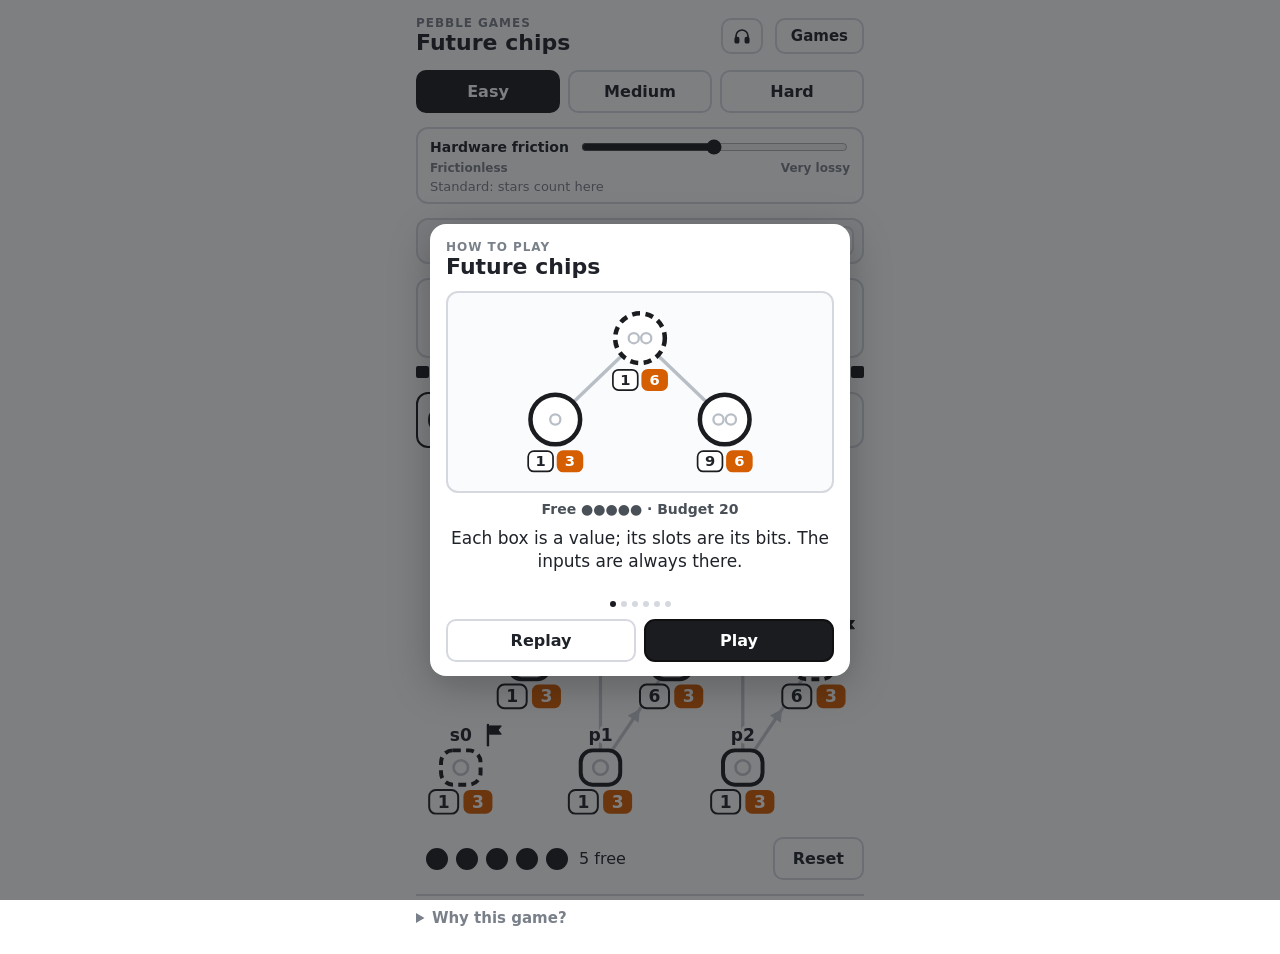
<file: future/index.html>
<!doctype html>
<html lang="en">
<head>
<meta charset="utf-8">
<meta name="viewport" content="width=device-width, initial-scale=1, maximum-scale=1, user-scalable=no">
<title>Pebble Game: Future chips</title>
<meta name="description" content="Run an adder, a matrix multiply and Strassen on a reversible chip at the physical limit: uncompute, erase or keep every value.">
<meta property="og:type" content="website">
<meta property="og:site_name" content="Pebble Games">
<meta property="og:title" content="Pebble Game: Future chips">
<meta property="og:description" content="Run an adder, a matrix multiply and Strassen on a reversible chip at the physical limit: uncompute, erase or keep every value.">
<meta property="og:url" content="https://mcthumann.github.io/pebble_web_game/future/">
<meta property="og:image" content="https://mcthumann.github.io/pebble_web_game/og.png">
<meta property="og:image:width" content="1200">
<meta property="og:image:height" content="630">
<meta property="og:image:alt" content="Pebble Games: puzzles about memory, time and energy">
<meta name="twitter:card" content="summary_large_image">
<style>  :root {
    --ink: #1F2329; --muted: #7A808A; --faint: #D5D9DF;
    --pebble: #1A1C20; --red: #E31A1C; --green: #009E73; --erase: #D55E00; --low: #F2B705; --fastc: #D7263D; --slowc: #2367C9; --slowbg: #DDEAFB;
  }
  * { box-sizing: border-box; -webkit-tap-highlight-color: transparent; }
  html, body { margin: 0; height: 100%; overscroll-behavior: none; }
  body {
    background: #fff; color: var(--ink);
    font-family: "Segoe UI", system-ui, -apple-system, Roboto, sans-serif;
    touch-action: manipulation; user-select: none; -webkit-user-select: none;
    -webkit-touch-callout: none;
  }
  main {
    max-width: 480px; min-height: 100%; margin: 0 auto; padding: 20px 16px 24px;
    display: flex; flex-direction: column; gap: 14px;
  }
  button {
    font: inherit; font-size: 16px; font-weight: 600; padding: 10px 18px;
    background: #fff; color: var(--ink); border: 2px solid var(--faint); border-radius: 10px;
  }


  #levels { display: flex; gap: 8px; }
  #levels button { flex: 1; padding: 10px 0; }
  #levels button.sel { background: var(--pebble); border-color: var(--pebble); color: #fff; }

  #info {
    margin: 0; list-style: none;
    background: #F4F5F7; border: 2px solid var(--faint); border-radius: 12px;
    padding: 12px 14px; font-size: 16px; line-height: 1.35;
  }
  #info li { position: relative; padding-left: 18px; }
  #info li + li { margin-top: 7px; }
  #info li::before {
    content: ""; position: absolute; left: 2px; top: .5em;
    width: 7px; height: 7px; border-radius: 50%; background: var(--pebble);
  }
  #info .price {
    display: inline-block; margin: 0 2px; padding: 0 7px; border-radius: 6px;
    background: #fff; border: 1.5px solid var(--pebble);
    font-size: 13px; font-weight: 700; color: var(--ink); white-space: nowrap;
  }
  #info .price.e { background: var(--erase); border-color: var(--erase); color: #fff; }

  #stats { display: flex; gap: 8px; }
  .stat {
    flex: 1; text-align: center; padding: 8px 4px;
    border: 2px solid var(--faint); border-radius: 12px;
  }
  .stat span { display: block; font-size: 13px; font-weight: 600; color: var(--muted); }
  .stat b { display: block; font-size: 26px; line-height: 1.15; font-variant-numeric: tabular-nums; }
  #budgetBox { flex: 1; position: relative; transition: background .2s, border-color .2s; }
  #budgetBox.low { background: var(--low); border-color: var(--low); }
  #budgetBox.low span { color: var(--ink); }
  #budgetBox.bad { background: var(--red); border-color: var(--red); }
  #budgetBox.bad span, #budgetBox.bad b { color: #fff; }
  /* The amount just spent pops up beside the number, then fades. */
  #delta {
    position: absolute; top: 22px; left: calc(50% + 30px);
    font-size: 17px; font-weight: 700; color: var(--erase); opacity: 0;
  }
  #budgetBox.low #delta { color: var(--ink); }
  #delta.show { animation: spent .9s ease-out; }
  @keyframes spent { 0% { opacity: 1; transform: none; } 60% { opacity: 1; } 100% { opacity: 0; transform: translateY(-10px); } }

  /* One segment per unit of budget; they empty from the right as it is spent. */
  #meter { display: flex; gap: 2px; height: 12px; margin-top: 8px; }
  #meter i { flex: 1; border-radius: 2px; background: var(--pebble); transition: background .25s; }
  #meter.low i { background: var(--low); }
  #meter i.spent { background: var(--faint); }

  #goal { display: flex; gap: 8px; margin: 0 0 14px; padding: 0; list-style: none; }
  #goal li {
    flex: 1; display: flex; align-items: center; gap: 8px; padding: 8px 10px;
    border: 2px solid var(--faint); border-radius: 12px;
    font-size: 15px; font-weight: 600; line-height: 1.2; color: var(--muted);
  }
  #goal li::before {
    content: attr(data-n); flex: none; width: 24px; height: 24px; border-radius: 50%;
    display: grid; place-items: center; font-size: 14px;
    border: 2px solid currentColor;
  }
  #goal li.now { color: var(--ink); border-color: var(--pebble); }
  #goal li.ok { color: var(--green); border-color: var(--green); }
  #goal li.ok::before { content: "\2713"; background: var(--green); border-color: var(--green); color: #fff; }
  #goal li.urgent { background: var(--pebble); border-color: var(--pebble); color: #fff; }

  #result { display: none; text-align: center; color: #fff; margin-bottom: 14px; }
  #result h1 { margin: 0; font-size: 56px; line-height: 1.1; }
  #result p { margin: 4px 0 0; font-size: 22px; }
  #result #time { font-size: 40px; font-weight: 700; font-variant-numeric: tabular-nums; }

  #kernel { margin: -4px 0 0; font-size: 15px; font-weight: 600; color: var(--muted); text-align: center; }
  #board { display: block; width: 100%; height: auto; }
  .edge { fill: none; stroke: #C4C9D0; stroke-width: 2.5; stroke-linejoin: round; transition: stroke .2s; }
  .edge.live { stroke: var(--pebble); }
  .arrow { fill: #C4C9D0; transition: fill .2s; }
  .arrow.live { fill: var(--pebble); }
  .node { cursor: pointer; touch-action: none; }
  .node .hit { fill: transparent; }
  .node .pit { fill: #fff; stroke: var(--pebble); stroke-width: 3; }
  .node .slot { fill: #fff; stroke: #C4C9D0; stroke-width: 2; }
  .node.on .slot { fill: var(--pebble); stroke: var(--pebble); }
  .node.goal .pit { stroke-dasharray: 6 4; }
  .node.on.goal .pit { stroke-dasharray: none; }
  .node.input .pit { fill: var(--pebble); }
  .node.input .slot { fill: #fff; stroke: #fff; }
  .node .lab { font-size: 13px; font-weight: 700; fill: var(--ink); text-anchor: middle;
               paint-order: stroke; stroke: #fff; stroke-width: 4px; stroke-linejoin: round; }
  .node.input .lab { fill: var(--muted); }
  .node .flag path { fill: var(--pebble); stroke: var(--pebble); }
  .node.erased .pit { fill: var(--erase); stroke: var(--erase); }
  .node.bad .pit { fill: var(--red); stroke: var(--red); }
  /* Holding a pebble: an orange outline traces the pit until the erase fires. */
  .node .hold {
    fill: none; stroke: var(--erase); stroke-width: 6; stroke-linecap: round;
    stroke-dasharray: 100; stroke-dashoffset: 100; opacity: 0; pointer-events: none;
  }
  .node.holding .hold { animation: holdfill 330ms linear 120ms forwards; }
  @keyframes holdfill { from { opacity: 1; stroke-dashoffset: 100; } to { opacity: 1; stroke-dashoffset: 0; } }
  .node text { font-weight: 700; text-anchor: middle; }
  /* Each node's two prices: compute or uncompute (outlined) and erase (orange). */
  .node .pc rect { fill: #fff; stroke: var(--pebble); stroke-width: 1.5; }
  .node .pc text { font-size: 13px; fill: var(--ink); }
  .node .pe rect { fill: var(--erase); }
  .node .pe text { font-size: 13px; fill: #fff; }
  /* Output computed: the values that still have to go pulse. */
  .node.tidy .pit { stroke: var(--erase); animation: tidy 1.1s ease-in-out infinite; }
  @keyframes tidy { 50% { stroke-width: 6; } }
  body.done .node.tidy .pit { stroke: #fff; animation: none; }
  body.done #board { background: #fff; border-radius: 12px; }

  #bar { display: flex; align-items: center; justify-content: space-between; }
  #hand { display: flex; align-items: center; gap: 8px; padding: 6px 10px; border-radius: 10px; font-size: 16px; }
  #hand.bad { background: var(--red); color: #fff; }
  #hand i {
    width: 22px; height: 22px; border-radius: 50%;
    background: var(--pebble); border: 2px solid var(--pebble);
  }
  #hand i.used { background: transparent; border-color: var(--faint); }

  body.done #info, body.done #budget, body.done #goal, body.done #kernel { display: none; }
  body.done #result { display: block; }
  body.done #hand { color: #fff; }
  body.done button { border-color: #fff; }
  body.done #levels button.sel { border-color: var(--pebble); }
  body.won { background: var(--green); }
  body.lost { background: var(--red); }
  /* Stars, sharing and feel (the same block on every game page). */
  #levels .mark { margin-left: 5px; font-size: 14px; }
  #levels .mark.star { color: #E0A800; }
  #levels .mark.done { color: #E0A800; }
  main #best { margin-top: 6px; font-size: 17px; font-weight: 650; }
  main #share {
    margin-top: 12px; padding: 7px 22px; font-size: 15px;
    background: transparent; color: #fff; border: 2px solid #fff; border-radius: 10px;
  }
  body.lost #share, body.lost #best { display: none; }
  .confetti { position: fixed; inset: 0; width: 100%; height: 100%; pointer-events: none; z-index: 10; }
  @media (prefers-reduced-motion: no-preference) {
    @keyframes pop { 0% { transform: scale(.3); } 65% { transform: scale(1.15); } 100% { transform: scale(1); } }
    .node.on.fresh .slot { transform-box: fill-box; transform-origin: center; animation: pop .22s ease-out; }
  }
  /* "Why this game?": one line on why it matters, folded away by default. */
  #about { border-top: 2px solid var(--faint); padding-top: 12px; font-size: 15px; line-height: 1.45; user-select: text; -webkit-user-select: text; }
  #about summary { font-weight: 600; color: var(--muted); cursor: pointer; }
  #about p { margin: 8px 0 0; }
  #about .refs { font-size: 14px; color: var(--muted); }
  #about a { color: inherit; }
  body.won #about, body.done #about { display: none; }
  /* Header: the game's name and one way out to the list of all games. */
  #head { display: flex; align-items: center; justify-content: space-between; gap: 12px; margin-top: -4px; }
  #head .kicker { display: block; font-size: 12px; font-weight: 700; letter-spacing: .08em; text-transform: uppercase; color: var(--muted); }
  #head h1 { margin: 0; font-size: 22px; line-height: 1.2; color: var(--ink); }
  #head a {
    flex: none; padding: 7px 14px; font-size: 15px; font-weight: 650; text-decoration: none;
    color: var(--ink); border: 2px solid var(--faint); border-radius: 10px;
  }
  body.won #head .kicker, body.done #head .kicker { color: rgba(255,255,255,.8); }
  body.won #head h1, body.done #head h1 { color: #fff; }
  body.won #head a, body.done #head a { color: #fff; border-color: #fff; }
  /* Finish screen: share the result, or move on to the next game. */
  main .actions { display: flex; justify-content: center; gap: 10px; margin-top: 12px; }
  main .actions #share { margin-top: 0; }
  main #next {
    padding: 7px 18px; font-size: 15px; font-weight: 650; text-decoration: none;
    background: #fff; color: var(--green); border: 2px solid #fff; border-radius: 10px;
  }
  body.lost #next { display: none; }

  #hw { display: flex; flex-wrap: wrap; align-items: center; gap: 4px 10px; padding: 8px 12px; border: 2px solid var(--faint); border-radius: 12px; }
  #hw label { font-size: 14px; font-weight: 650; }
  #hw input { flex: 1; min-width: 120px; accent-color: var(--pebble); }
  #hw .ends { width: 100%; display: flex; justify-content: space-between; font-size: 12px; font-weight: 600; color: var(--muted); }
  #hwNote { width: 100%; font-size: 13px; color: var(--muted); }
  body.done #hw { display: none; }
  #hand.mid i { width: 13px; height: 13px; border-width: 1.5px; }
  #hand.mid { gap: 3px; }
  #hand .mbar { width: 90px; height: 12px; border-radius: 3px; background: var(--faint); overflow: hidden; }
  #hand .mbar b { display: block; height: 100%; background: var(--pebble); transition: width .2s; }
  body.today #hand .mbar b { background: var(--fastc); }
  #hand span { white-space: nowrap; margin-left: 3px; }
  #meter.cont { background: var(--faint); border-radius: 3px; }
  #meter.cont b { display: block; height: 100%; border-radius: 3px; background: var(--pebble); transition: width .25s, background .25s; }
  #meter.cont.low b { background: var(--low); }
  .node .pio rect { fill: var(--slowc); }
  .node .pio text { font-size: 13px; fill: #fff; }
  #info .price.io { background: var(--slowc); border-color: var(--slowc); color: #fff; }
  #info .fastw { color: var(--fastc); font-weight: 700; }
  #info .sloww { color: var(--slowc); font-weight: 700; }
  .node.input .slot { fill: #fff; stroke: #C4C9D0; }
  .node.fast .slot { fill: var(--fastc); stroke: var(--fastc); }
  .node.slow .pit { fill: var(--slowbg); stroke: var(--slowc); }
  .node.slow.input .pit { fill: var(--slowbg); }
  .node.input .pit { fill: #fff; }
  .node.input .lab { fill: var(--ink); }
  .node.wrote .pit { fill: var(--slowc); stroke: var(--slowc); }
  body.today #hand i { background: var(--fastc); border-color: var(--fastc); }
  body.today #hand i.used { background: transparent; border-color: var(--faint); }
</style>
<link rel="stylesheet" href="../shared/intro.css?v=5">
</head>
<body class="future">
<main>
  <header id="head">
    <div><span class="kicker">Pebble Games</span><h1>Future chips</h1></div>
    <button class="beats-toggle" id="beats" type="button"></button>
    <a href="../games/">Games</a>
  </header>
  <div id="levels">
    <button type="button" data-level="0">Easy</button>
    <button type="button" data-level="1">Medium</button>
    <button type="button" data-level="2">Hard</button>
  </div>
  <div id="hw">
    <label for="friction">Hardware friction</label>
    <input id="friction" type="range" min="0" max="4" step="1" value="2" aria-describedby="hwNote">
    <div class="ends"><span>Frictionless</span><span>Very lossy</span></div>
    <span id="hwNote"></span>
  </div>
  <ul id="info">
    <li>A future reversible chip at the physical limit. Each box is a value; its slots are its bits. The inputs are always there.</li>
    <li><b>Tap</b> to compute or uncompute a box once every box feeding it is full: pay the <span class="price">outlined</span> price, its circuit's gates × depth.</li>
    <li><b>Hold</b> to erase a box from anywhere: pay the <span class="price e">orange</span> price, a fixed cost per bit.</li>
    <li><b>Hardware friction:</b> less resistance or capacitance makes reversible steps cheaper. Erasing costs the same per bit.</li>
    <li><b>Goal:</b> both steps below. The budget is what the best erase-only plan spends.</li>
  </ul>
  <div id="budget">
    <div id="stats">
      <div class="stat" id="budgetBox" aria-live="polite">
        <span>Budget left</span><b id="left"></b><span id="note"></span><span id="delta" aria-hidden="true"></span>
      </div>
    </div>
    <div id="meter" aria-hidden="true"></div>
  </div>
  <ol id="goal">
    <li id="g1" data-n="1">Compute the outputs</li>
    <li id="g2" data-n="2" aria-live="polite"></li>
  </ol>
  <div id="result"><h1 id="verdict"></h1><p id="time"></p><p id="summary"></p><p id="detail"></p><p id="best"></p><div class="actions"><button id="share" type="button">Share</button><a id="next" href="../games/">All games &rarr;</a></div></div>
  <p id="kernel"></p>
  <svg id="board" role="group" aria-label="Computation graph"></svg>
  <div id="bar">
    <div id="hand"></div>
    <button id="reset" type="button">Reset</button>
  </div>
  <details id="about">
    <summary>Why this game?</summary>
    <p>On a reversible chip, a step's energy falls the slower it runs and grows with its gates × depth, but erasing still costs a fixed amount per bit (Landauer). So the best plan keeps, uncomputes or erases each value depending on its size and its circuit.</p>
    <p>In this model Strassen's 7-multiply method costs more than the plain 8-multiply one (best 170 against 68), because its combined steps are deeper.</p>
    <p>Slide the hardware friction to watch the best plan change: on frictionless hardware every reversible step is free and nothing needs erasing; on very lossy hardware erasing everything wins.</p>
    <p>Prices at standard friction: an add costs 1 and a multiply 4 (gates × depth); erasing costs the same per bit within a level.</p>
    <p class="refs">Landauer 1961 · Bennett 1989 · Strassen 1969 · Thumann &amp; Soloveichik, <a href="https://arxiv.org/abs/2610.24435">arXiv:2610.24435</a></p>
    <p class="refs"><a href="../games/">All games</a></p>
  </details>
</main>
<script src="../shared/beats.js?v=7"></script>
<script>
  // Future chips: reversible pebbling at the physical limit. Every box is a value
  // of W[v] bit-slots. Tap: compute or uncompute it (every box feeding it full),
  // price C[v] = gates x depth of its circuit at a fixed clock. Hold: erase it,
  // price LAM per slot. At most M slots full at once. Solved when exactly the
  // output boxes are full. Budget: the best erase-only plan. Optima by Dijkstra:
  //   Easy  3-bit ripple-carry adder, LAM 3, M 5:  24 (erase-only 30, uncompute-only 29)
  //   Medium one block of a matrix product, LAM 3, M 8: 47 (erase-only 55, uncompute-only 61)
  //   Hard  Strassen 2x2 block multiply, LAM 5, M 14: 170 (erase-only 175, uncompute-only 176;
  //         the plain 8-multiply method at these settings: 68)
  const LEVELS = [
    { kernel: '3-bit adder: p = a XOR b, c = carry, s = sum bit', M: 5, lam: 3, budget: 30, opt: 24, boxes: [
      { id: 's0', label: 's0', w: 1, c: 1, at: [34, 0], goal: true },
      { id: 'c1', label: 'c1', w: 1, c: 1, at: [86, 1] },
      { id: 'p1', label: 'p1', w: 1, c: 1, at: [140, 0] },
      { id: 'c2', label: 'c2', w: 1, c: 6, from: ['p1', 'c1'], at: [194, 1] },
      { id: 's1', label: 's1', w: 1, c: 1, from: ['p1', 'c1'], at: [140, 2], goal: true },
      { id: 'p2', label: 'p2', w: 1, c: 1, at: [248, 0] },
      { id: 'c3', label: 'c3', w: 1, c: 6, from: ['p2', 'c2'], at: [302, 1], goal: true },
      { id: 's2', label: 's2', w: 1, c: 1, from: ['p2', 'c2'], at: [248, 2], goal: true },
    ] },
    { kernel: 'Matrix multiply: one output block, multiply and accumulate', M: 8, lam: 3, budget: 55, opt: 47, boxes: [
      { id: 'P1', label: 'A1·B1', w: 2, c: 4, at: [44, 0] },
      { id: 'P2', label: 'A2·B2', w: 2, c: 4, at: [128, 0] },
      { id: 'P3', label: 'A3·B3', w: 2, c: 4, at: [212, 0] },
      { id: 'P4', label: 'A4·B4', w: 2, c: 4, at: [296, 0] },
      { id: 'T2', label: '+', w: 2, c: 1, from: ['P1', 'P2'], at: [86, 1] },
      { id: 'T3', label: '+', w: 2, c: 1, from: ['T2', 'P3'], at: [170, 2] },
      { id: 'C', label: 'C', w: 2, c: 1, from: ['T3', 'P4'], at: [254, 3], goal: true },
    ] },
    { kernel: "Strassen's 2×2 block multiply: 7 products make the 4 output blocks", M: 14, lam: 5, budget: 175, opt: 170, boxes: [
      { id: 'M7', label: 'M7', w: 2, c: 12, at: [44, 0] },
      { id: 'M3', label: 'M3', w: 2, c: 9, at: [128, 0] },
      { id: 'M4', label: 'M4', w: 2, c: 9, at: [212, 0] },
      { id: 'M6', label: 'M6', w: 2, c: 12, at: [296, 0] },
      { id: 'M5', label: 'M5', w: 2, c: 9, at: [86, 1] },
      { id: 'M1', label: 'M1', w: 2, c: 12, at: [170, 1] },
      { id: 'M2', label: 'M2', w: 2, c: 9, at: [254, 1] },
      { id: 'C11', label: 'C11', w: 2, c: 6, from: ['M1', 'M4', 'M5', 'M7'], at: [44, 2], goal: true },
      { id: 'C12', label: 'C12', w: 2, c: 1, from: ['M3', 'M5'], at: [128, 2], goal: true },
      { id: 'C21', label: 'C21', w: 2, c: 1, from: ['M2', 'M4'], at: [212, 2], goal: true },
      { id: 'C22', label: 'C22', w: 2, c: 6, from: ['M1', 'M2', 'M3', 'M6'], at: [296, 2], goal: true },
    ] },
  ];

  const SVG = 'http://www.w3.org/2000/svg';
  const $ = id => document.getElementById(id);
  const board = $('board'), hand = $('hand');
  const levelButtons = [...document.querySelectorAll('#levels button')];
  const DY = 80, TOP = 40, PIT_H = 26;
  const pitW = w => 14 + 16 * w;
  let L, B, M, BUDGET, OPT, levelName, nodes, edges, fresh = -1;
  let holdTimer = null, holdNode = null, suppressClick = false, startedAt, solveMs, done, lost;
  function pos(b) { return { x: b.at[0], y: TOP + DY * (L.rows - 1 - b.at[1]) }; }
  const fmt = x => Number.isInteger(x) ? String(x) : x.toFixed(1);
  const cw = v => Math.max(22, 7.4 * String(v).length + 6);
  function chip(cls, cx, cy, v) {
    const w = cw(v);
    return '<g class="' + cls + '"><rect x="' + (cx - w / 2) + '" y="' + (cy - 9) + '" width="' + w + '" height="18" rx="5"/>' +
      '<text x="' + cx + '" y="' + (cy + 4.5) + '">' + v + '</text></g>';
  }
  function build() {
    L.rows = Math.max(...L.boxes.map(b => b.at[1])) + 1;
    board.setAttribute('viewBox', '0 0 340 ' + (TOP + DY * (L.rows - 1) + 42));
    board.innerHTML = '';
    const byId = Object.fromEntries(L.boxes.map((b, i) => [b.id, i]));
    edges = [];
    const eg = document.createElementNS(SVG, 'g');
    L.boxes.forEach(b => (b.from || []).forEach(id => {
      const src = B[byId[id]], p = pos(src), q = pos(b);
      let d, mx, my, ang;
      if (b.lane && b.lane[id] != null) {
        const lx = b.lane[id], side = lx > p.x ? 1 : -1;
        d = 'M' + (p.x + side * pitW(src.w) / 2) + ' ' + p.y + 'H' + lx + 'V' + q.y + 'H' + (q.x + side * pitW(b.w) / 2);
        mx = lx; my = (p.y + q.y) / 2; ang = q.y < p.y ? -90 : 90;
      } else {
        d = 'M' + p.x + ' ' + p.y + 'L' + q.x + ' ' + q.y;
        mx = (p.x + q.x) / 2; my = (p.y + q.y) / 2; ang = Math.atan2(q.y - p.y, q.x - p.x) * 180 / Math.PI;
      }
      const path = document.createElementNS(SVG, 'path');
      path.setAttribute('class', 'edge'); path.setAttribute('d', d);
      const arrow = document.createElementNS(SVG, 'path');
      arrow.setAttribute('class', 'arrow'); arrow.setAttribute('d', 'M5 0L-4 -5L-4 5Z');
      arrow.setAttribute('transform', 'translate(' + mx + ' ' + my + ') rotate(' + ang + ')');
      eg.appendChild(path); eg.appendChild(arrow);
      edges.push({ from: byId[id], path, arrow });
    }));
    board.appendChild(eg);
    nodes = B.map((b, v) => {
      const { x, y } = pos(b), pw = pitW(b.w);
      const g = document.createElementNS(SVG, 'g');
      g.setAttribute('class', 'node' + (b.input ? ' input' : '') + (b.goal ? ' goal' : ''));
      g.setAttribute('role', 'button');
      g.setAttribute('aria-label', b.label);
      let slots = '';
      for (let k = 0; k < b.w; k++) slots += '<circle class="slot" cx="' + (x - (b.w - 1) * 8 + 16 * k) + '" cy="' + y + '" r="5.5"/>';
      const labY = y - PIT_H / 2 - 7;
      const flag = b.goal ? '<g class="flag" transform="translate(' + (x + 12 + b.label.length * 3.6) + ' ' + (labY - 13) + ') scale(.7)">' +
        '<path d="M2 1v22" stroke-width="2.6" stroke-linecap="round" fill="none"/><path d="M3.5 2h13l-3.5 4.5 3.5 4.5h-13z" stroke="none"/></g>' : '';
      const [c1, c2] = prices(b);
      g.innerHTML =
        '<rect class="hit" x="' + (x - Math.max(pw, 56) / 2 - 4) + '" y="' + (labY - 16) + '" width="' + (Math.max(pw, 56) + 8) + '" height="' + (PIT_H + 56) + '"/>' +
        '<rect class="pit" x="' + (x - pw / 2) + '" y="' + (y - PIT_H / 2) + '" width="' + pw + '" height="' + PIT_H + '" rx="9"/>' + slots +
        '<rect class="hold" x="' + (x - pw / 2) + '" y="' + (y - PIT_H / 2) + '" width="' + pw + '" height="' + PIT_H + '" rx="9" pathLength="100"/>' +
        '<text class="lab" x="' + x + '" y="' + labY + '">' + b.label + '</text>' + flag +
        (c1 == null ? chip(c2[0], x, y + PIT_H / 2 + 13, c2[1]) : chip(c1[0], x - 2 - cw(c1[1]) / 2, y + PIT_H / 2 + 13, c1[1]) + chip(c2[0], x + 2 + cw(c2[1]) / 2, y + PIT_H / 2 + 13, c2[1]));
      g.addEventListener('pointerdown', () => press(v));
      for (const ev of ['pointerup', 'pointerleave', 'pointercancel']) g.addEventListener(ev, release);
      g.addEventListener('click', () => { if (suppressClick) { suppressClick = false; return; } tap(v); });
      board.appendChild(g);
      return g;
    });
  }
  function flash(el, cls) {
    if (cls === 'bad') kit.buzz();
    el.classList.add(cls);
    clearTimeout(el[cls + 'Timer']);
    el[cls + 'Timer'] = setTimeout(() => el.classList.remove(cls), 450);
  }
  function release() { clearTimeout(holdTimer); endHold(); }
  function endHold() { if (holdNode) holdNode.classList.remove('holding'); holdNode = null; }
  function holdThen(v, fn) {
    holdNode = nodes[v];
    holdNode.classList.add('holding');
    holdTimer = setTimeout(() => { endHold(); suppressClick = true; fn(); }, 450);
  }
  function clock(ms) {
    const t = Math.round(ms / 100), m = Math.floor(t / 600), sec = ((t % 600) / 10).toFixed(1);
    return m ? m + ':' + sec.padStart(4, '0') : sec + ' s';
  }
  let moved = 0;
  function act() { if (moved++ === 0) startedAt = performance.now(); }
  function pay(amount, kind) {
    const d = $('delta');
    d.textContent = '−' + fmt(amount);
    d.classList.remove('show'); void d.offsetWidth; d.classList.add('show');
    if (finished()) done = true;
    else if (stuck()) done = lost = true;
    if (done) solveMs = performance.now() - startedAt;
    if (done && !lost) kit.finish(typeof finishName === 'function' ? finishName() : levelName, spent(), OPT, clock(solveMs), typeof finishOpts === 'function' ? finishOpts() : {});
    sound(done ? (lost ? 'lose' : 'win') : kind);
  }
  function sound(type) {
    const k = B.filter((b, v) => present(v)).length;
    if (window.PebbleBeats) PebbleBeats.cue(type, B.length ? k / B.length : 0);
  }
  const left = () => BUDGET - spent();
  function tooDear(v) { sound('bad'); flash(nodes[v], 'bad'); flash($('budgetBox'), 'bad'); }
  function bad(v, alsoHand) { sound('bad'); flash(nodes[v], 'bad'); if (alsoHand) flash(hand, 'bad'); }
  function drawBudget() {
    const rest = left(), low = rest <= Math.max(3, Math.round(BUDGET / 5));
    $('left').textContent = fmt(rest);
    $('note').textContent = low ? 'of ' + fmt(BUDGET) + ' · running low' : 'of ' + fmt(BUDGET);
    $('budgetBox').classList.toggle('low', low);
    $('meter').classList.toggle('low', low);
    if (BUDGET > 60) $('meter').firstChild.style.width = Math.max(0, rest) / BUDGET * 100 + '%';
    else [...$('meter').children].forEach((seg, k) => seg.classList.toggle('spent', k >= rest));
  }
  function drawHand(held) {
    // Up to 8 slots as dots; a bigger memory as a small bar.
    hand.classList.toggle('mid', M > 5 && M <= 8);
    if (M > 8) { hand.innerHTML = '<span class="mbar"><b style="width:' + held / M * 100 + '%"></b></span><span>' + held + ' of ' + M + ' free</span>'; return; }
    let dots = '';
    for (let k = 0; k < M; k++) dots += '<i class="' + (k < held ? '' : 'used') + '"></i>';
    hand.innerHTML = dots + '<span>' + held + ' free</span>';
  }
  function setLevel(btn) {
    L = LEVELS[Number(btn.dataset.level)];
    const byId = Object.fromEntries(L.boxes.map((b, i) => [b.id, i]));
    B = L.boxes.map(b => ({ ...b, preds: (b.from || []).map(id => byId[id]) }));
    M = L.M; BUDGET = L.budget; OPT = L.opt;
    if (typeof tune === 'function') tune();
    levelName = btn.dataset.name;
    levelButtons.forEach(b => b.classList.toggle('sel', b === btn));
    $('kernel').textContent = L.kernel;
    $('meter').classList.toggle('cont', BUDGET > 60);
    $('meter').innerHTML = BUDGET > 60 ? '<b></b>' : '<i></i>'.repeat(Math.ceil(BUDGET));
    build();
    reset();
  }
  // A press that starts on the board must never count as a Reset or level tap
  // (finishing swaps the rules for the result while the finger is still down).
  let pressOnBoard = false;
  document.addEventListener('pointerdown', e => { pressOnBoard = board.contains(e.target); }, true);
  const buttonTap = fn => e => { if (pressOnBoard && e.detail !== 0) return; fn(); };

  // ---------- Stars, feel and sharing (the same block on every game page) ----------
  // Progress is kept in this browser only: for each level, the best score and
  // that level's optimum, so a star means best <= optimum (lower is better).
  const KIT = { game: 'future', title: 'Future chips', unit: 'cost', path: 'future/' };
  const kit = (() => {
    const KEY = 'pebble-games-v1', BASE = 'https://mcthumann.github.io/pebble_web_game/';
    const calm = matchMedia('(prefers-reduced-motion: reduce)').matches;
    const el = id => document.getElementById(id);
    let data = {}, shareText = '', lastBuzz = 0;
    try { data = JSON.parse(localStorage.getItem(KEY)) || {}; } catch (e) {}
    const save = () => { try { localStorage.setItem(KEY, JSON.stringify(data)); } catch (e) {} };
    const starred = r => !!r && r.best <= r.opt;

    // Level buttons get an outline star once finished and a filled star once
    // finished optimally, so the goal is to fill every star.
    // (The games list page reads the same saved progress to show stars per game.)
    function marks() {
      document.querySelectorAll('#levels button:not([data-daily])').forEach(b => {
        const r = (data[KIT.game] || {})[b.dataset.name];
        b.innerHTML = b.dataset.name + (!r ? '' : starred(r)
          ? '<span class="mark star" aria-label="optimal">★</span>'
          : '<span class="mark done" aria-label="finished">☆</span>');
      });
    }

    function buzz(pattern) {
      const now = performance.now();
      if (now - lastBuzz < 120) return;
      lastBuzz = now;
      try { if (navigator.vibrate) navigator.vibrate(pattern || 30); } catch (e) {}
    }

    // A short, light confetti burst, only for optimal finishes.
    function confetti() {
      if (calm) return;
      const c = document.createElement('canvas'), ctx = c.getContext('2d'), dpr = window.devicePixelRatio || 1;
      const W = innerWidth, H = innerHeight;
      c.className = 'confetti'; c.width = W * dpr; c.height = H * dpr;
      document.body.appendChild(c); ctx.scale(dpr, dpr);
      const colors = ['#FFFFFF', '#F5C542', '#FFE8A3', '#BFF0DD'];
      const bits = Array.from({ length: 70 }, () => ({
        x: W / 2 + (Math.random() - .5) * 140, y: H * .26,
        vx: (Math.random() - .5) * 9, vy: -3 - Math.random() * 8,
        a: Math.random() * 6.3, va: (Math.random() - .5) * .3,
        w: 5 + Math.random() * 4, h: 8 + Math.random() * 6,
        c: colors[Math.floor(Math.random() * colors.length)],
      }));
      const t0 = performance.now();
      (function frame(t) {
        const age = (t - t0) / 1600;
        ctx.clearRect(0, 0, W, H);
        if (age >= 1) { c.remove(); return; }
        ctx.globalAlpha = Math.min(1, (1 - age) * 2.5);
        for (const b of bits) {
          b.vy += .28; b.vx *= .99; b.x += b.vx; b.y += b.vy; b.a += b.va;
          ctx.save(); ctx.translate(b.x, b.y); ctx.rotate(b.a);
          ctx.fillStyle = b.c; ctx.fillRect(-b.w / 2, -b.h / 2, b.w, b.h); ctx.restore();
        }
        requestAnimationFrame(frame);
      })(t0);
    }

    // A finished run: save it, note a new star or best, celebrate, and get the
    // share line ready. Pass { record: false } for levels that should not count.
    function finish(level, score, opt, time, opts = {}) {
      const optimal = score <= opt;
      let line = '';
      if (opts.record !== false) {
        const g = data[KIT.game] = data[KIT.game] || {};
        const old = g[level];
        g[level] = { best: old ? Math.min(old.best, score) : score, opt };
        save();
        marks();
        if (optimal && !starred(old)) line = 'New star ★';
        else if (!optimal && !old) line = '☆ earned · match the optimum to fill it';
        else if (!optimal && score < old.best) line = 'New best';
        else if (!optimal && old) line = 'Your best: ' + (KIT.unit === 'cost' ? 'cost ' : '') + old.best;
      }
      el('best').textContent = line;
      const amount = KIT.unit === 'cost' ? 'cost ' + score : score + ' ' + KIT.unit;
      shareText = (optimal ? '★ ' : '') + 'Pebble Game · ' + KIT.title + ' ' + level + ' · ' + amount +
        (optimal ? ', optimal' : ' (optimal ' + opt + ')') + ' in ' + time + '\n' + (opts.url || BASE + KIT.path);
      el('share').textContent = 'Share';
      nextLabel();
      buzz(optimal ? [15, 60, 15, 60, 30] : 25);
      if (optimal) setTimeout(confetti, 60);
    }

    function clear() { const b = el('best'); if (b) b.textContent = ''; }

    // Next climbs this game's levels first (Easy, Medium, Hard), then moves on
    // to the next game. gameNext keeps the label written in the page for that.
    let gameNext = '';
    function nextLevelButton() {
      const buttons = [...document.querySelectorAll('#levels button')];
      const i = buttons.findIndex(b => b.classList.contains('sel'));
      return i >= 0 && i < buttons.length - 1 ? buttons[i + 1] : null;
    }
    function nextLabel() {
      const b = nextLevelButton();
      el('next').textContent = b ? 'Next: ' + b.dataset.name + ' \u2192' : gameNext;
    }

    // Phones get the share sheet; elsewhere the line is copied.
    async function share() {
      const btn = el('share');
      try {
        if (navigator.share && matchMedia('(pointer: coarse)').matches) { await navigator.share({ text: shareText }); return; }
        await navigator.clipboard.writeText(shareText);
        btn.textContent = 'Copied';
      } catch (e) {
        if (e && e.name === 'AbortError') return;
        const t = document.createElement('textarea');
        t.value = shareText; document.body.appendChild(t); t.select();
        let ok = false; try { ok = document.execCommand('copy'); } catch (e2) {}
        t.remove();
        btn.textContent = ok ? 'Copied' : 'Copy failed';
      }
      setTimeout(() => { btn.textContent = 'Share'; }, 1600);
    }

    function init() {
      document.querySelectorAll('#levels button').forEach(b => { b.dataset.name = b.textContent.trim(); });
      el('share').addEventListener('click', share);
      gameNext = el('next').textContent;
      el('next').addEventListener('click', e => {
        const b = nextLevelButton();
        if (b) { e.preventDefault(); b.click(); }
      });
      marks();
    }
    return { init, finish, clear, buzz, text: () => shareText };
  })();

  let on, computeCost, eraseCost;
  // Hardware friction scales every reversible step (resistance x capacitance, or a
  // faster clock); erasing is unchanged. Stars count at standard friction only.
  const FRICTION = [0, 0.5, 1, 2, 4];
  const FR_NOTE = ['Frictionless: reversible steps are free', 'Low friction: reversible steps cost half',
                   'Standard: stars count here', 'High friction: reversible steps cost double', 'Very lossy: reversible steps cost 4×'];
  let FR = 1;
  const cost = v => B[v].c * FR;
  const prices = b => [['pc', fmt(b.c * FR)], ['pe', L.lam * b.w]];
  const finishName = () => FR === 1 ? levelName : levelName + ' (' + ['frictionless', 'low friction', '', 'high friction', 'very lossy'][FRICTION.indexOf(FR)] + ')';
  const finishOpts = () => FR === 1 ? {} : { record: false };
  // Exact optimum and best erase-only plan for the current friction (costs doubled to stay whole).
  function bestPlan(eraseOnly) {
    const n = B.length, pred = B.map(b => b.preds.reduce((m, u) => m | (1 << u), 0));
    const goal = B.reduce((m, b, v) => m | (b.goal ? 1 << v : 0), 0);
    const cc = B.map(b => Math.round(2 * FR * b.c)), ee = B.map(b => 2 * L.lam * b.w), ww = B.map(b => b.w);
    const dist = new Map([[0, 0]]), heap = [[0, 0]];
    const push = x => { heap.push(x); let i = heap.length - 1; while (i) { const p = (i - 1) >> 1; if (heap[p][0] <= heap[i][0]) break; [heap[p], heap[i]] = [heap[i], heap[p]]; i = p; } };
    const pop = () => { const top = heap[0], last = heap.pop(); if (heap.length) { heap[0] = last; let i = 0; for (;;) { const l = 2 * i + 1, r = l + 1; let m = i;
      if (l < heap.length && heap[l][0] < heap[m][0]) m = l; if (r < heap.length && heap[r][0] < heap[m][0]) m = r; if (m === i) break; [heap[m], heap[i]] = [heap[i], heap[m]]; i = m; } } return top; };
    while (heap.length) {
      const [d, s] = pop();
      if (d > dist.get(s)) continue;
      if (s === goal) return d / 2;
      let used = 0; for (let v = 0; v < n; v++) if (s >> v & 1) used += ww[v];
      for (let v = 0; v < n; v++) {
        const has = s >> v & 1, rdy = (s & pred[v]) === pred[v];
        const go = (t, c) => { if (!dist.has(t) || d + c < dist.get(t)) { dist.set(t, d + c); push([d + c, t]); } };
        if (!has && rdy && used + ww[v] <= M) go(s | 1 << v, cc[v]);
        if (has && rdy && !eraseOnly) go(s & ~(1 << v), cc[v]);
        if (has) go(s & ~(1 << v), ee[v]);
      }
    }
    return null;
  }
  function tune() {
    if (FR === 1) { BUDGET = L.budget; OPT = L.opt; }
    else { OPT = bestPlan(false); BUDGET = bestPlan(true); }
    $('hwNote').textContent = FR_NOTE[FRICTION.indexOf(FR)];
  }
  $('friction').addEventListener('input', e => {
    FR = FRICTION[Number(e.target.value)];
    const sel = levelButtons.find(b => b.classList.contains('sel'));
    if (sel) setLevel(sel);
  });

  const present = v => on && on[v];
  const spent = () => computeCost + eraseCost;
  const used = () => B.reduce((s, b, v) => s + (on[v] ? b.w : 0), 0);
  const ready = v => B[v].preds.every(u => on[u]);
  const E = v => L.lam * B[v].w;
  const goals = () => B.map((b, v) => v).filter(v => B[v].goal);
  const stray = () => B.filter((b, v) => on[v] && !b.goal).length;
  const finished = () => goals().every(v => on[v]) && stray() === 0;
  function stuck() {
    const rest = left(), free = M - used();
    return !B.some((b, v) => (ready(v) && (on[v] || b.w <= free) && cost(v) <= rest) || (on[v] && E(v) <= rest));
  }
  // Tap: compute or uncompute, the reversible move.
  function tap(v) {
    if (done) return;
    const placing = !on[v];
    if (!ready(v)) { bad(v); return; }
    if (placing && B[v].w > M - used()) { bad(v, true); return; }
    if (cost(v) > left()) { tooDear(v); return; }
    act(); on[v] = placing; fresh = placing ? v : -1; computeCost += cost(v);
    pay(cost(v), placing ? (B[v].goal ? 'flag' : 'place') : 'remove'); render();
  }
  // Hold: erase from anywhere, at its price per bit.
  function press(v) {
    suppressClick = false; release();
    if (done || !on[v]) return;
    holdThen(v, () => {
      if (E(v) > left()) { tooDear(v); return; }
      act(); on[v] = false; fresh = -1; eraseCost += E(v);
      flash(nodes[v], 'erased'); pay(E(v), 'erase'); render();
    });
  }
  function render() {
    const outs = goals(), have = outs.filter(v => on[v]).length, allOut = have === outs.length, extra = stray();
    B.forEach((b, v) => {
      nodes[v].classList.toggle('on', on[v]);
      nodes[v].classList.toggle('fresh', v === fresh);
      nodes[v].classList.toggle('tidy', allOut && on[v] && !b.goal);
    });
    edges.forEach(e => { e.path.classList.toggle('live', on[e.from]); e.arrow.classList.toggle('live', on[e.from]); });
    drawHand(M - used());
    drawBudget();
    const boxes = extra === 1 ? ' box' : ' boxes';
    $('g1').className = allOut ? 'ok' : 'now';
    $('g1').textContent = outs.length > 1 && !allOut ? 'Compute the outputs (' + have + ' of ' + outs.length + ')' : outs.length > 1 ? 'Compute the outputs' : 'Compute the output';
    $('g2').className = allOut ? 'urgent' : '';
    $('g2').textContent = allOut ? 'Now clear the other ' + extra + boxes : 'Then clear every other box';
    document.body.classList.toggle('done', done);
    document.body.classList.toggle('won', done && !lost);
    document.body.classList.toggle('lost', lost);
    if (done) {
      const c = spent();
      $('verdict').textContent = lost ? 'Out of budget' : c === OPT ? 'Optimal!' : 'Solved';
      $('time').textContent = lost ? '' : clock(solveMs);
      $('summary').textContent = lost
        ? (allOut ? 'Outputs computed, but ' + extra + boxes + ' still full' : 'Not every output was computed')
        : finishName() + ' · cost ' + fmt(c) + ' · optimal ' + fmt(OPT);
      $('detail').textContent = 'compute ' + fmt(computeCost) + ' + erase ' + fmt(eraseCost) + ' = ' + fmt(c) + ' · erase-only best ' + fmt(BUDGET);
    }
  }
  function reset() {
    kit.clear(); release();
    on = B.map(() => false);
    computeCost = eraseCost = 0; fresh = -1; moved = 0;
    done = lost = false;
    $('delta').classList.remove('show');
    render(); sound('start');
  }

  levelButtons.forEach(b => b.addEventListener('click', buttonTap(() => setLevel(b))));
  $('reset').addEventListener('click', buttonTap(reset));
  board.addEventListener('contextmenu', e => e.preventDefault());
  kit.init();
  if (window.PebbleBeats) PebbleBeats.toggleButton(document.getElementById('beats'));
  setLevel(levelButtons[0]);
  function openAbout() {
    if (location.hash !== '#about') return;
    const a = document.getElementById('about');
    a.open = true;
    a.scrollIntoView({ block: 'start' });
  }
  window.addEventListener('hashchange', openAbout);
  openAbout();
</script>
<script src="../shared/intro.js?v=6" data-game="future"></script>
</body>
</html>
</file>
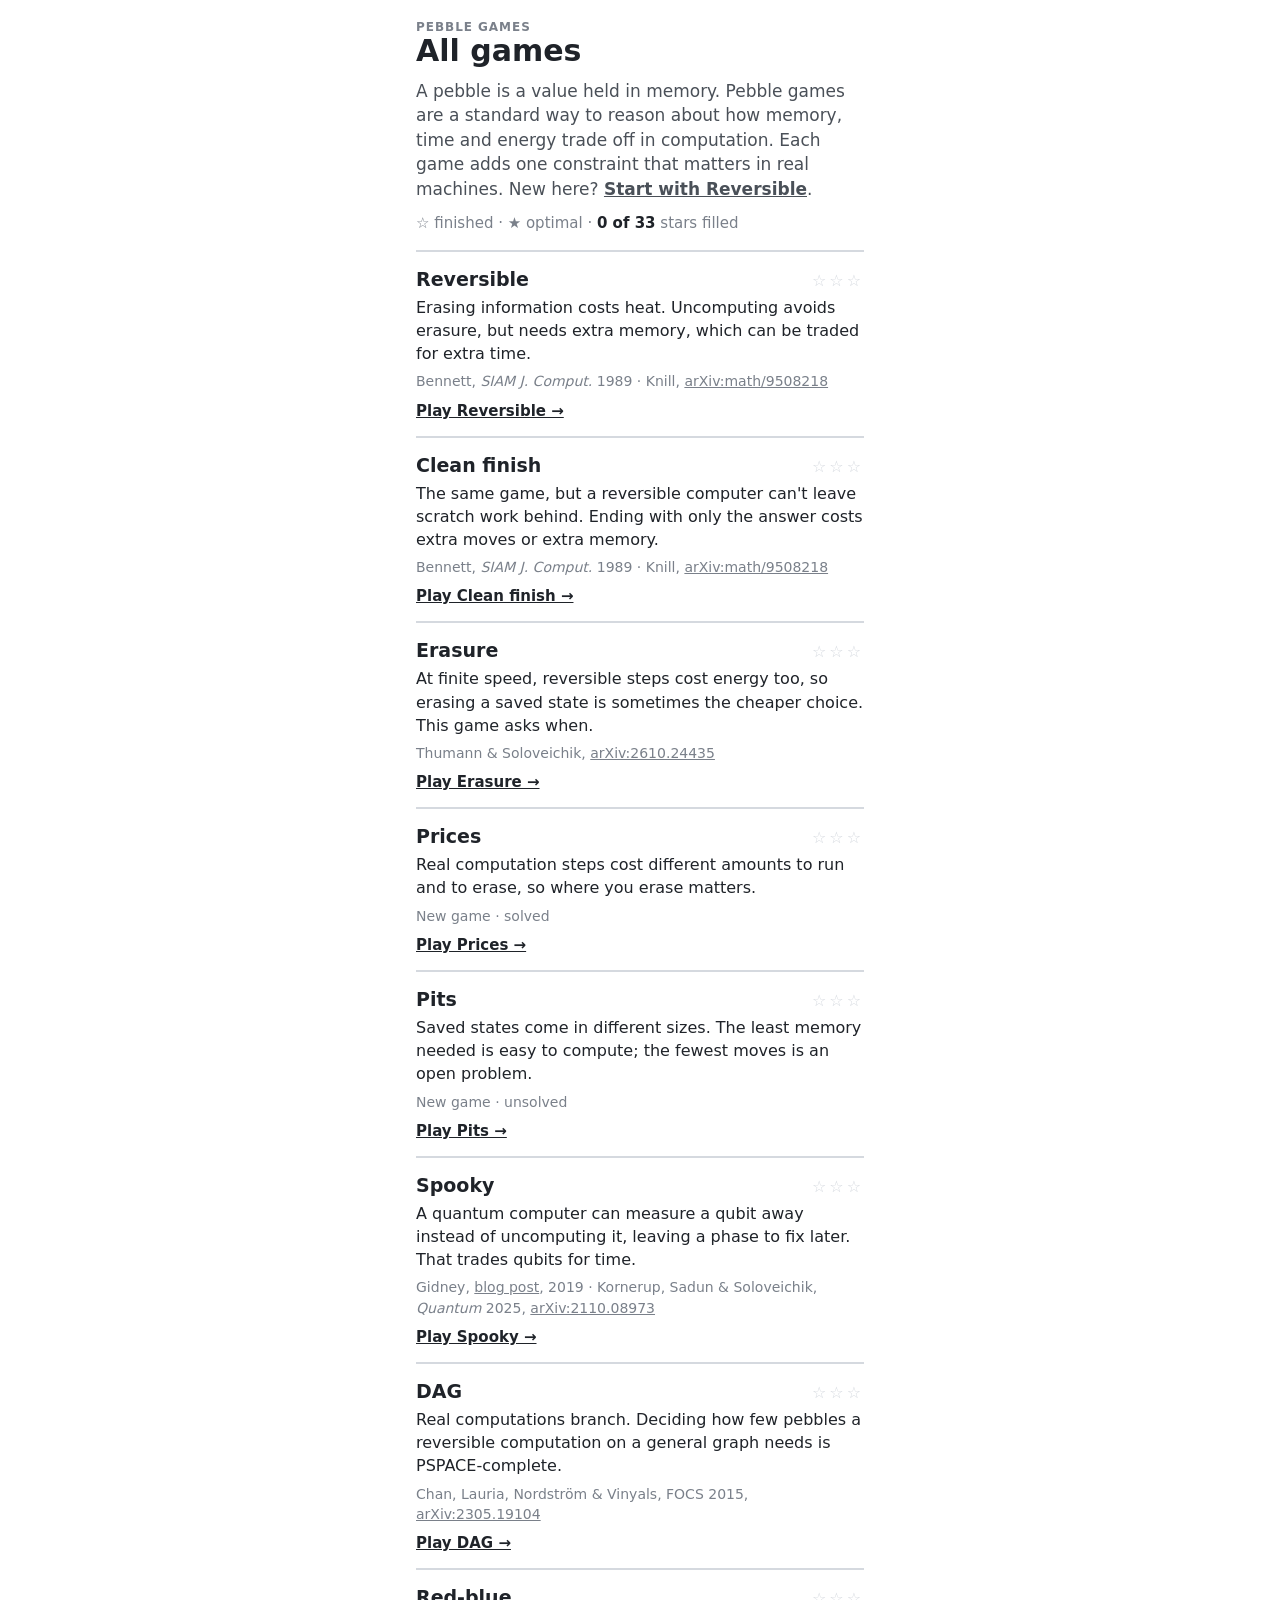
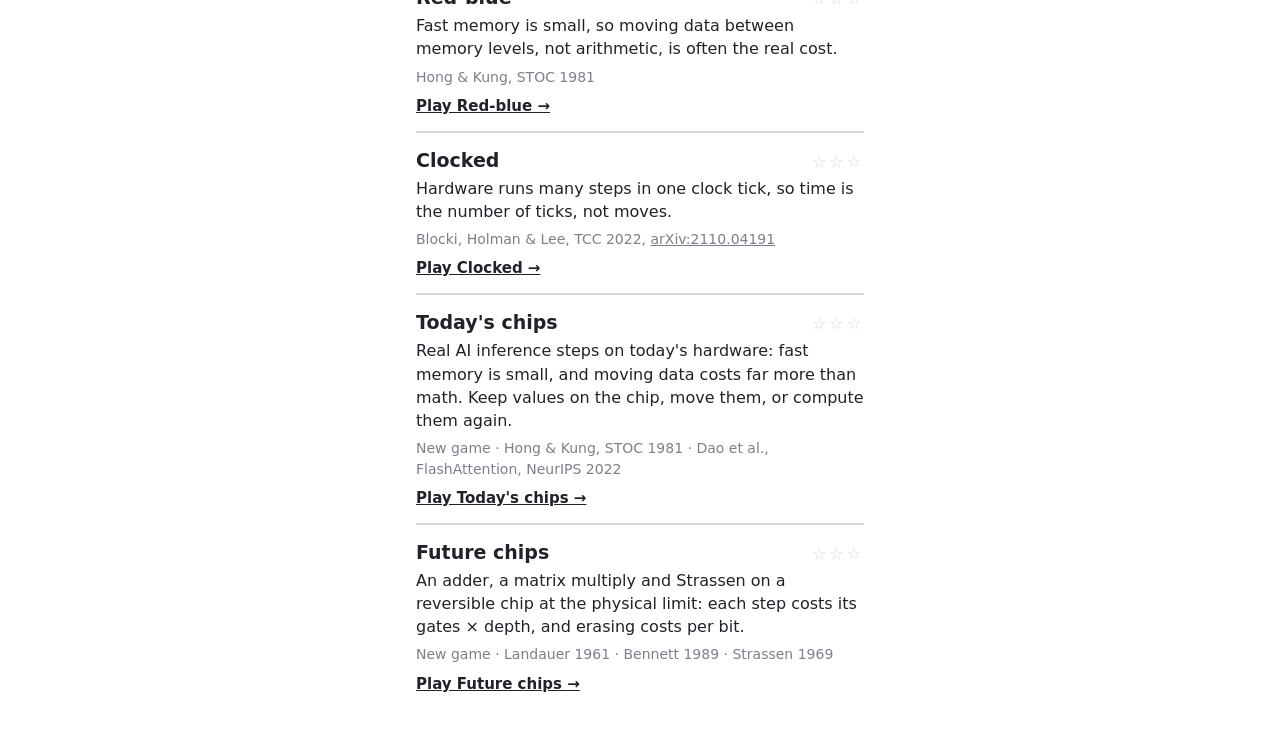
<file: games/index.html>
<!doctype html>
<html lang="en">
<head>
<meta charset="utf-8">
<meta name="viewport" content="width=device-width, initial-scale=1">
<title>Pebble Games: all games</title>
<meta name="description" content="Puzzles about memory, time and energy in computing, and why each one matters.">
<meta property="og:type" content="website">
<meta property="og:site_name" content="Pebble Games">
<meta property="og:title" content="Pebble Games: all games">
<meta property="og:description" content="Puzzles about memory, time and energy in computing, and why each one matters.">
<meta property="og:url" content="https://mcthumann.github.io/pebble_web_game/games/">
<meta property="og:image" content="https://mcthumann.github.io/pebble_web_game/og.png">
<meta property="og:image:width" content="1200">
<meta property="og:image:height" content="630">
<meta property="og:image:alt" content="Pebble Games: puzzles about memory, time and energy">
<meta name="twitter:card" content="summary_large_image">
<style>
  :root { --ink: #1F2329; --muted: #7A808A; --faint: #D5D9DF; --pebble: #1A1C20; --gold: #E0A800; }
  * { box-sizing: border-box; }
  html, body { margin: 0; }
  body { background: #fff; color: var(--ink); font-family: "Segoe UI", system-ui, -apple-system, Roboto, sans-serif; }
  main { max-width: 480px; margin: 0 auto; padding: 20px 16px 40px; }
  .kicker { display: block; font-size: 12px; font-weight: 700; letter-spacing: .08em; text-transform: uppercase; color: var(--muted); }
  h1 { margin: 0 0 10px; font-size: 30px; line-height: 1.15; }
  .lead { margin: 0; font-size: 17px; line-height: 1.45; color: #4A5058; }
  .lead a { color: inherit; font-weight: 650; }
  section { padding: 16px 0; border-top: 2px solid var(--faint); }
  section:first-of-type { margin-top: 18px; }
  h2 { display: flex; align-items: baseline; justify-content: space-between; margin: 0 0 6px; font-size: 19px; }
  h2 a { color: inherit; text-decoration: none; }
  /* One star per level: faint until finished, outline once finished, filled once optimal. */
  .stars { font-size: 16px; letter-spacing: 3px; color: var(--faint); }
  .stars .done, .stars .opt { color: var(--gold); }
  .tally { margin: 12px 0 0; font-size: 15px; color: var(--muted); }
  .tally b { color: var(--ink); }
  section p { margin: 0 0 6px; font-size: 16px; line-height: 1.45; }
  .refs { font-size: 14px; color: var(--muted); }
  .refs a { color: inherit; }
  .play { display: inline-block; margin-top: 4px; font-size: 15px; font-weight: 650; color: var(--ink); }
</style>
</head>
<body>
<main>
  <span class="kicker">Pebble Games</span>
  <h1>All games</h1>
  <p class="lead">A pebble is a value held in memory. Pebble games are a standard way to reason about how memory, time and energy trade off in computation. Each game adds one constraint that matters in real machines. New here? <a href="../">Start with Reversible</a>.</p>
  <p class="tally">☆ finished · ★ optimal · <span id="total"></span></p>
  <section>
    <h2><a href="../">Reversible</a><span class="stars" data-game="reversible"></span></h2>
    <p>Erasing information costs heat. Uncomputing avoids erasure, but needs extra memory, which can be traded for extra time.</p>
    <p class="refs">Bennett, <i>SIAM J. Comput.</i> 1989 · Knill, <a href="https://arxiv.org/abs/math/9508218">arXiv:math/9508218</a></p>
    <a class="play" href="../">Play Reversible &rarr;</a>
  </section>
  <section>
    <h2><a href="../clean/">Clean finish</a><span class="stars" data-game="clean"></span></h2>
    <p>The same game, but a reversible computer can't leave scratch work behind. Ending with only the answer costs extra moves or extra memory.</p>
    <p class="refs">Bennett, <i>SIAM J. Comput.</i> 1989 · Knill, <a href="https://arxiv.org/abs/math/9508218">arXiv:math/9508218</a></p>
    <a class="play" href="../clean/">Play Clean finish &rarr;</a>
  </section>
  <section>
    <h2><a href="../erase/">Erasure</a><span class="stars" data-game="erase"></span></h2>
    <p>At finite speed, reversible steps cost energy too, so erasing a saved state is sometimes the cheaper choice. This game asks when.</p>
    <p class="refs">Thumann &amp; Soloveichik, <a href="https://arxiv.org/abs/2610.24435">arXiv:2610.24435</a></p>
    <a class="play" href="../erase/">Play Erasure &rarr;</a>
  </section>
  <section>
    <h2><a href="../prices/">Prices</a><span class="stars" data-game="prices"></span></h2>
    <p>Real computation steps cost different amounts to run and to erase, so where you erase matters.</p>
    <p class="refs">New game · solved</p>
    <a class="play" href="../prices/">Play Prices &rarr;</a>
  </section>
  <section>
    <h2><a href="../pits/">Pits</a><span class="stars" data-game="pits"></span></h2>
    <p>Saved states come in different sizes. The least memory needed is easy to compute; the fewest moves is an open problem.</p>
    <p class="refs">New game · unsolved</p>
    <a class="play" href="../pits/">Play Pits &rarr;</a>
  </section>
  <section>
    <h2><a href="../spooky/">Spooky</a><span class="stars" data-game="spooky"></span></h2>
    <p>A quantum computer can measure a qubit away instead of uncomputing it, leaving a phase to fix later. That trades qubits for time.</p>
    <p class="refs">Gidney, <a href="https://algassert.com/post/1905">blog post</a>, 2019 · Kornerup, Sadun &amp; Soloveichik, <i>Quantum</i> 2025, <a href="https://arxiv.org/abs/2110.08973">arXiv:2110.08973</a></p>
    <a class="play" href="../spooky/">Play Spooky &rarr;</a>
  </section>
  <section>
    <h2><a href="../dag/">DAG</a><span class="stars" data-game="dag"></span></h2>
    <p>Real computations branch. Deciding how few pebbles a reversible computation on a general graph needs is PSPACE-complete.</p>
    <p class="refs">Chan, Lauria, Nordström &amp; Vinyals, FOCS 2015, <a href="https://arxiv.org/abs/2305.19104">arXiv:2305.19104</a></p>
    <a class="play" href="../dag/">Play DAG &rarr;</a>
  </section>
  <section>
    <h2><a href="../redblue/">Red-blue</a><span class="stars" data-game="redblue"></span></h2>
    <p>Fast memory is small, so moving data between memory levels, not arithmetic, is often the real cost.</p>
    <p class="refs">Hong &amp; Kung, STOC 1981</p>
    <a class="play" href="../redblue/">Play Red-blue &rarr;</a>
  </section>
  <section>
    <h2><a href="../clocked/">Clocked</a><span class="stars" data-game="clocked"></span></h2>
    <p>Hardware runs many steps in one clock tick, so time is the number of ticks, not moves.</p>
    <p class="refs">Blocki, Holman &amp; Lee, TCC 2022, <a href="https://arxiv.org/abs/2110.04191">arXiv:2110.04191</a></p>
    <a class="play" href="../clocked/">Play Clocked &rarr;</a>
  </section>
  <section>
    <h2><a href="../today/">Today's chips</a><span class="stars" data-game="today"></span></h2>
    <p>Real AI inference steps on today's hardware: fast memory is small, and moving data costs far more than math. Keep values on the chip, move them, or compute them again.</p>
    <p class="refs">New game · Hong &amp; Kung, STOC 1981 · Dao et al., FlashAttention, NeurIPS 2022</p>
    <a class="play" href="../today/">Play Today's chips &rarr;</a>
  </section>
  <section>
    <h2><a href="../future/">Future chips</a><span class="stars" data-game="future"></span></h2>
    <p>An adder, a matrix multiply and Strassen on a reversible chip at the physical limit: each step costs its gates × depth, and erasing costs per bit.</p>
    <p class="refs">New game · Landauer 1961 · Bennett 1989 · Strassen 1969</p>
    <a class="play" href="../future/">Play Future chips &rarr;</a>
  </section>
</main>
<script>
  // Stars come from the progress the games save in this browser. Each level
  // shows a faint star until finished, an outline star once finished, and a
  // filled star once its best score reaches the optimum.
  const LEVELS = {
    reversible: ['Easy', 'Medium', 'Hard'], clean: ['Easy', 'Medium', 'Hard'], erase: ['Easy', 'Medium', 'Hard'],
    prices: ['Easy', 'Medium', 'Hard'], pits: ['Easy', 'Medium', 'Hard'],
    spooky: ['Easy', 'Medium', 'Hard'], dag: ['Pyramid', 'Tree', 'Puzzle'],
    redblue: ['Easy', 'Medium', 'Hard'], clocked: ['Easy', 'Medium', 'Hard'], today: ['Easy', 'Medium', 'Hard'], future: ['Easy', 'Medium', 'Hard'],
  };
  let data = {};
  try { data = JSON.parse(localStorage.getItem('pebble-games-v1')) || {}; } catch (e) {}
  let filled = 0, total = 0;
  document.querySelectorAll('.stars').forEach(el => {
    const game = el.dataset.game, saved = data[game] || {};
    el.innerHTML = LEVELS[game].map(level => {
      const r = saved[level], opt = !!r && r.best <= r.opt;
      total++; if (opt) filled++;
      const state = opt ? 'optimal' : r ? 'finished' : 'not yet';
      return '<span class="' + (opt ? 'opt' : r ? 'done' : '') + '" title="' + level + ': ' + state + '">' + (opt ? '★' : '☆') + '</span>';
    }).join('');
  });
  document.getElementById('total').innerHTML = '<b>' + filled + ' of ' + total + '</b> stars filled';
</script>
</body>
</html>
</file>
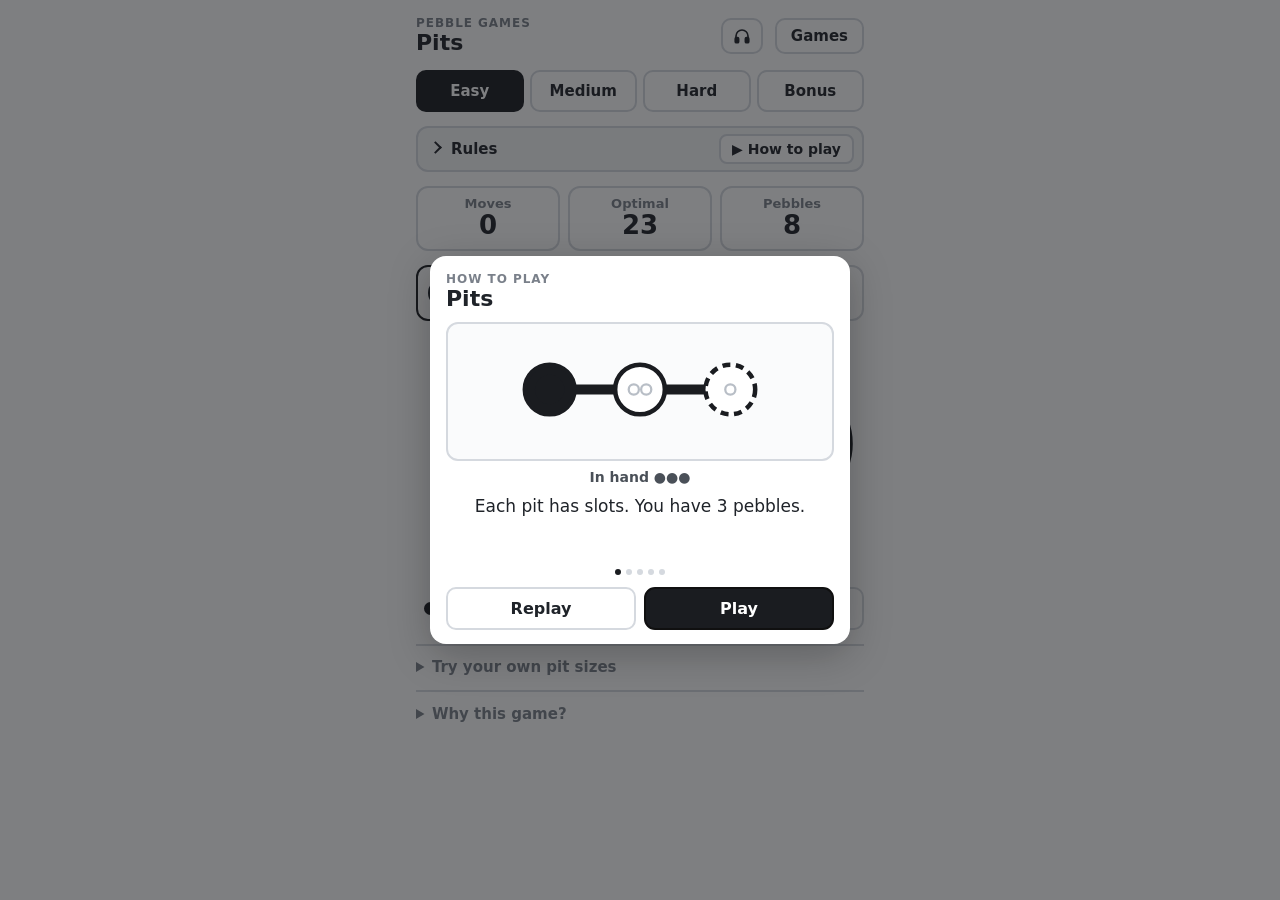
<file: pits/index.html>
<!doctype html>
<html lang="en">
<head>
<meta charset="utf-8">
<meta name="viewport" content="width=device-width, initial-scale=1, maximum-scale=1, user-scalable=no">
<title>Pebble Game: Pits</title>
<meta name="description" content="Pits of different sizes: fill the flag pit and clean up in the fewest moves. Nobody knows a fast way to find the optimum.">
<meta property="og:type" content="website">
<meta property="og:site_name" content="Pebble Games">
<meta property="og:title" content="Pebble Game: Pits">
<meta property="og:description" content="Pits of different sizes: fill the flag pit and clean up in the fewest moves. Nobody knows a fast way to find the optimum.">
<meta property="og:url" content="https://mcthumann.github.io/pebble_web_game/pits/">
<meta property="og:image" content="https://mcthumann.github.io/pebble_web_game/og.png">
<meta property="og:image:width" content="1200">
<meta property="og:image:height" content="630">
<meta property="og:image:alt" content="Pebble Games: puzzles about memory, time and energy">
<meta name="twitter:card" content="summary_large_image">
<style>
  :root {
    --ink: #1F2329; --muted: #7A808A; --faint: #D5D9DF; --slot: #B8BEC6;
    --pebble: #1A1C20; --red: #E31A1C; --green: #009E73; --warn: #D55E00;
  }
  * { box-sizing: border-box; -webkit-tap-highlight-color: transparent; }
  html, body { margin: 0; height: 100%; overscroll-behavior: none; }
  body {
    background: #fff; color: var(--ink);
    font-family: "Segoe UI", system-ui, -apple-system, Roboto, sans-serif;
    touch-action: manipulation; user-select: none; -webkit-user-select: none;
    -webkit-touch-callout: none;
  }
  main {
    max-width: 480px; min-height: 100%; margin: 0 auto; padding: 20px 16px 24px;
    display: flex; flex-direction: column; gap: 14px;
  }
  button {
    font: inherit; font-size: 16px; font-weight: 600; padding: 10px 18px;
    background: #fff; color: var(--ink); border: 2px solid var(--faint); border-radius: 10px;
  }


  #levels { display: flex; gap: 8px; }
  #levels button { flex: 1; padding: 10px 0; }
  #levels button.sel { background: var(--pebble); border-color: var(--pebble); color: #fff; }

  #info {
    margin: 0; list-style: none;
    background: #F4F5F7; border: 2px solid var(--faint); border-radius: 12px;
    padding: 12px 14px; font-size: 16px; line-height: 1.35;
  }
  #info li { position: relative; padding-left: 18px; }
  #info li + li { margin-top: 7px; }
  #info li::before {
    content: ""; position: absolute; left: 2px; top: .5em;
    width: 7px; height: 7px; border-radius: 50%; background: var(--pebble);
  }

  #stats { display: flex; gap: 8px; }
  .stat {
    flex: 1; text-align: center; padding: 8px 4px;
    border: 2px solid var(--faint); border-radius: 12px;
  }
  .stat span { display: block; font-size: 13px; font-weight: 600; color: var(--muted); }
  .stat b { display: block; font-size: 26px; line-height: 1.15; font-variant-numeric: tabular-nums; }
  #movesBox.past { border-color: var(--warn); }
  #movesBox.past b { color: var(--warn); }

  #goal { display: flex; gap: 8px; margin: 0 0 6px; padding: 0; list-style: none; }
  #goal li {
    flex: 1; display: flex; align-items: center; gap: 8px; padding: 8px 10px;
    border: 2px solid var(--faint); border-radius: 12px;
    font-size: 15px; font-weight: 600; line-height: 1.2; color: var(--muted);
  }
  #goal li::before {
    content: attr(data-n); flex: none; width: 24px; height: 24px; border-radius: 50%;
    display: grid; place-items: center; font-size: 14px;
    border: 2px solid currentColor;
  }
  #goal li.now { color: var(--ink); border-color: var(--pebble); }
  #goal li.ok { color: var(--green); border-color: var(--green); }
  #goal li.ok::before { content: "\2713"; background: var(--green); border-color: var(--green); color: #fff; }
  #goal li.urgent { background: var(--pebble); border-color: var(--pebble); color: #fff; }

  #result { display: none; text-align: center; color: #fff; }
  #result h1 { margin: 0; font-size: 56px; line-height: 1.1; }
  #result p { margin: 4px 0 0; font-size: 22px; }
  #result #time { font-size: 36px; font-weight: 700; font-variant-numeric: tabular-nums; }

  #board { display: block; width: 100%; height: auto; }
  #track { fill: none; stroke: var(--pebble); stroke-width: 9; stroke-linecap: round; }
  .node { cursor: pointer; }
  .node .hit { fill: transparent; }
  .node .ring { fill: #fff; stroke: var(--pebble); stroke-width: 4; }
  .node.goal .ring { stroke-dasharray: 7 5; }
  /* A pit's slots: outlined while empty; a full pit turns solid with white pebbles. */
  .node .pip { fill: #fff; stroke: var(--slot); stroke-width: 2; }
  .node .size { font-size: 17px; font-weight: 700; fill: var(--muted); }
  .node.full .ring, .node.fixed .ring { fill: var(--pebble); }
  .node.full .pip { fill: #fff; stroke: #fff; }
  .node.full .size { fill: #fff; }
  .node.bad .ring { fill: var(--red); stroke: var(--red); }
  .node.bad .pip { stroke: #fff; }
  .node text { font-size: 15px; font-weight: 650; fill: var(--muted); text-anchor: middle; }
  .node.bad .label { fill: var(--red); }
  .node .flag path { fill: var(--ink); stroke: var(--ink); }
  /* Flag filled: the pits that still have to be emptied pulse. */
  .node.tidy .ring { stroke: var(--warn); animation: tidy 1.1s ease-in-out infinite; }
  .node.tidy .label { fill: var(--warn); }
  @keyframes tidy { 50% { stroke-width: 8; } }

  #bar { display: flex; align-items: center; justify-content: space-between; gap: 10px; }
  #hand { display: flex; align-items: center; gap: 5px; padding: 6px 8px; border-radius: 10px; font-size: 16px; }
  #hand.bad { background: var(--red); color: #fff; }
  #hand i {
    flex: none; width: 18px; height: 18px; border-radius: 50%;
    background: var(--pebble); border: 2px solid var(--pebble);
  }
  #hand.many { gap: 3px; }
  #hand.many i { width: 13px; height: 13px; }
  #hand i.used { background: transparent; border-color: var(--faint); }
  #hand span { margin-left: 2px; white-space: nowrap; }

  #custom { border-top: 2px solid var(--faint); padding-top: 12px; font-size: 15px; }
  #custom summary { font-weight: 600; cursor: pointer; color: var(--muted); }
  #customForm { display: flex; flex-wrap: wrap; align-items: end; gap: 8px; margin-top: 10px; }
  #customForm label { display: flex; flex-direction: column; gap: 3px; font-size: 13px; font-weight: 600; color: var(--muted); }
  #customForm input {
    font: inherit; font-size: 16px; padding: 8px 10px; border: 2px solid var(--faint); border-radius: 8px;
    user-select: text; -webkit-user-select: text;
  }
  #sizes { width: 190px; }
  #mem { width: 80px; }
  #customForm button { padding: 9px 16px; }
  #customMsg { margin: 8px 0 0; color: var(--muted); line-height: 1.35; overflow-wrap: anywhere; user-select: text; -webkit-user-select: text; }
  #customMsg.err { color: var(--red); font-weight: 600; }

  body.won { background: var(--green); }
  body.won #info, body.won #stats, body.won #goal, body.won #custom { display: none; }
  body.won #result { display: block; }
  body.won #hand { color: #fff; }
  body.won .node .label { fill: #fff; }
  body.won .node .flag path { fill: #fff; stroke: #fff; }
  body.won button { border-color: #fff; }
  body.won #levels button.sel { border-color: var(--pebble); }
  /* Stars, sharing and feel (the same block on every game page). */
  #levels .mark { margin-left: 5px; font-size: 14px; }
  #levels .mark.star { color: #E0A800; }
  #levels .mark.done { color: #E0A800; }
  main #best { margin-top: 6px; font-size: 17px; font-weight: 650; }
  main #share {
    margin-top: 12px; padding: 7px 22px; font-size: 15px;
    background: transparent; color: #fff; border: 2px solid #fff; border-radius: 10px;
  }
  body.lost #share, body.lost #best { display: none; }
  .confetti { position: fixed; inset: 0; width: 100%; height: 100%; pointer-events: none; z-index: 10; }
  @media (prefers-reduced-motion: no-preference) {
    @keyframes pop { 0% { transform: scale(.3); } 65% { transform: scale(1.15); } 100% { transform: scale(1); } }
    .node.full .pip { transform-box: fill-box; transform-origin: center; animation: pop .22s ease-out; }
  }
  /* "Why this game?": one line on why it matters, folded away by default. */
  #about { border-top: 2px solid var(--faint); padding-top: 12px; font-size: 15px; line-height: 1.45; user-select: text; -webkit-user-select: text; }
  #about summary { font-weight: 600; color: var(--muted); cursor: pointer; }
  #about p { margin: 8px 0 0; }
  #about .refs { font-size: 14px; color: var(--muted); }
  #about a { color: inherit; }
  body.won #about, body.done #about { display: none; }
  /* Header: the game's name and one way out to the list of all games. */
  #head { display: flex; align-items: center; justify-content: space-between; gap: 12px; margin-top: -4px; }
  #head .kicker { display: block; font-size: 12px; font-weight: 700; letter-spacing: .08em; text-transform: uppercase; color: var(--muted); }
  #head h1 { margin: 0; font-size: 22px; line-height: 1.2; color: var(--ink); }
  #head a {
    flex: none; padding: 7px 14px; font-size: 15px; font-weight: 650; text-decoration: none;
    color: var(--ink); border: 2px solid var(--faint); border-radius: 10px;
  }
  body.won #head .kicker, body.done #head .kicker { color: rgba(255,255,255,.8); }
  body.won #head h1, body.done #head h1 { color: #fff; }
  body.won #head a, body.done #head a { color: #fff; border-color: #fff; }
  /* Finish screen: share the result, or move on to the next game. */
  main .actions { display: flex; justify-content: center; gap: 10px; margin-top: 12px; }
  main .actions #share { margin-top: 0; }
  main #next {
    padding: 7px 18px; font-size: 15px; font-weight: 650; text-decoration: none;
    background: #fff; color: var(--green); border: 2px solid #fff; border-radius: 10px;
  }
  body.lost #next { display: none; }
</style>
<link rel="stylesheet" href="../shared/intro.css?v=5">
</head>
<body>
<main>
  <header id="head">
    <div><span class="kicker">Pebble Games</span><h1>Pits</h1></div>
    <button class="beats-toggle" id="beats" type="button"></button>
    <a href="../games/">Games</a>
  </header>
  <div id="levels">
    <button type="button" data-p="1,1,2,3,2,4,1">Easy</button>
    <button type="button" data-p="1,1,1,2,2,1,3,1">Medium</button>
    <button type="button" data-p="1,1,1,2,2,3,2,4,1,4,2,2">Hard</button>
    <button type="button" data-daily>Bonus</button>
  </div>
  <ul id="info">
    <li>You only have the pebbles shown below the board.</li>
    <li>A pit takes all its pebbles at once, one per slot.</li>
    <li><b>Tap</b> a pit to fill it or empty it. Each tap is one move.</li>
    <li>You can only tap a pit when <b>the pit before it is full</b>.</li>
    <li><b>Goal:</b> both steps below, in as few moves as you can.</li>
  </ul>
  <div id="stats">
    <div class="stat" id="movesBox"><span>Moves</span><b id="moves"></b></div>
    <div class="stat"><span>Optimal</span><b id="opt"></b></div>
    <div class="stat"><span>Pebbles</span><b id="mm"></b><span id="mmNote"></span></div>
  </div>
  <ol id="goal">
    <li id="g1" data-n="1">Fill the flag pit</li>
    <li id="g2" data-n="2" aria-live="polite"></li>
  </ol>
  <div id="result">
    <h1 id="verdict"></h1><p id="time"></p><p id="summary"></p>
    <p id="best"></p><div class="actions"><button id="share" type="button">Share</button><a id="next" href="../spooky/">Next: Spooky &rarr;</a></div>
  </div>
  <svg id="board" role="group" aria-label="Line of pits"></svg>
  <div id="bar">
    <div id="hand"></div>
    <button id="reset" type="button">Reset</button>
  </div>
  <details id="custom">
    <summary>Try your own pit sizes</summary>
    <form id="customForm">
      <label>Sizes, pit 1 to flag<input id="sizes" inputmode="numeric" autocomplete="off" placeholder="1,2,2,1,3,1"></label>
      <label>Pebbles<input id="mem" inputmode="numeric" autocomplete="off" placeholder="min"></label>
      <button type="submit">Play</button>
    </form>
    <p id="customMsg">Up to 20 pits. Leave Pebbles empty for the minimum. You'll get a link to share the level.</p>
  </details>
  <details id="about">
    <summary>Why this game?</summary>
    <p>Saved states come in different sizes. The least memory needed is easy to compute; the fewest moves is an open problem.</p>
    <p class="refs">New game · unsolved</p>
    <p class="refs"><a href="../games/">All games</a></p>
  </details>
</main>
<script src="../shared/dailies.js?v=4"></script>
<script src="../shared/progress.js?v=4"></script>
<script src="../shared/daily-mode.js?v=5"></script>
<script src="../shared/beats.js?v=7"></script>
<script>
  // Multipebble-node line game, fully reversible, clean finish. Pit k is an
  // indivisible bundle of p_k pebbles: one tap fills or empties it (one move),
  // and only while pit k-1 is full (spot 0 is a permanent full source). With M
  // pebbles in total, the player must reach "flag pit full, every other pit
  // empty". Each level gets the least M for which that is possible,
  // M_min = p_n + V(1, n-1), and the page computes the fewest moves at that M
  // by breadth-first search.
  // Each level beats the best clean-separator schedule (build m; build the flag
  // side above it; unbuild m): optimal vs separator is Easy 23 vs 27,
  // Medium 31 vs 37, Hard 61 vs 77. Hard came from a search over 9-14 pits
  // for the widest gap.
  // Custom levels: ?p=1,2,2,1,3,1&m=6 (m optional, defaults to the minimum).
  const X0 = 40, SPAN = 225, Y0 = 40, DY = 88, MAX_PITS = 20;
  const SVG = 'http://www.w3.org/2000/svg';
  const PIPS = {
    1: [[0, 0, 5.5]],
    2: [[-7.5, 0, 5.5], [7.5, 0, 5.5]],
    3: [[0, -7.5, 5.5], [-7.5, 5.5, 5.5], [7.5, 5.5, 5.5]],
    4: [[-7, -7, 5.5], [7, -7, 5.5], [-7, 7, 5.5], [7, 7, 5.5]],
    5: [[-8, -8, 4.5], [8, -8, 4.5], [0, 0, 4.5], [-8, 8, 4.5], [8, 8, 4.5]],
    6: [[-6, -9, 4.5], [6, -9, 4.5], [-6, 0, 4.5], [6, 0, 4.5], [-6, 9, 4.5], [6, 9, 4.5]],
  };
  const SHARE_BASE = 'https://mcthumann.github.io/pebble_web_game/pits/';
  const $ = id => document.getElementById(id);
  const board = $('board'), hand = $('hand');
  const levelButtons = [...document.querySelectorAll('#levels button')];

  // ---------- Stars, feel and sharing (the same block on every game page) ----------
  // Progress is kept in this browser only: for each level, the best score and
  // that level's optimum, so a star means best <= optimum (lower is better).
  const KIT = { game: 'pits', title: 'Pits', unit: 'moves', path: 'pits/' };
  const kit = (() => {
    const KEY = 'pebble-games-v1', BASE = 'https://mcthumann.github.io/pebble_web_game/';
    const calm = matchMedia('(prefers-reduced-motion: reduce)').matches;
    const el = id => document.getElementById(id);
    let data = {}, shareText = '', lastBuzz = 0;
    try { data = JSON.parse(localStorage.getItem(KEY)) || {}; } catch (e) {}
    const save = () => { try { localStorage.setItem(KEY, JSON.stringify(data)); } catch (e) {} };
    const starred = r => !!r && r.best <= r.opt;

    // Level buttons get an outline star once finished and a filled star once
    // finished optimally, so the goal is to fill every star.
    // (The games list page reads the same saved progress to show stars per game.)
    function marks() {
      document.querySelectorAll('#levels button:not([data-daily])').forEach(b => {
        const r = (data[KIT.game] || {})[b.dataset.name];
        b.innerHTML = b.dataset.name + (!r ? '' : starred(r)
          ? '<span class="mark star" aria-label="optimal">★</span>'
          : '<span class="mark done" aria-label="finished">☆</span>');
      });
    }

    function buzz(pattern) {
      const now = performance.now();
      if (now - lastBuzz < 120) return;
      lastBuzz = now;
      try { if (navigator.vibrate) navigator.vibrate(pattern || 30); } catch (e) {}
    }

    // A short, light confetti burst, only for optimal finishes.
    function confetti() {
      if (calm) return;
      const c = document.createElement('canvas'), ctx = c.getContext('2d'), dpr = window.devicePixelRatio || 1;
      const W = innerWidth, H = innerHeight;
      c.className = 'confetti'; c.width = W * dpr; c.height = H * dpr;
      document.body.appendChild(c); ctx.scale(dpr, dpr);
      const colors = ['#FFFFFF', '#F5C542', '#FFE8A3', '#BFF0DD'];
      const bits = Array.from({ length: 70 }, () => ({
        x: W / 2 + (Math.random() - .5) * 140, y: H * .26,
        vx: (Math.random() - .5) * 9, vy: -3 - Math.random() * 8,
        a: Math.random() * 6.3, va: (Math.random() - .5) * .3,
        w: 5 + Math.random() * 4, h: 8 + Math.random() * 6,
        c: colors[Math.floor(Math.random() * colors.length)],
      }));
      const t0 = performance.now();
      (function frame(t) {
        const age = (t - t0) / 1600;
        ctx.clearRect(0, 0, W, H);
        if (age >= 1) { c.remove(); return; }
        ctx.globalAlpha = Math.min(1, (1 - age) * 2.5);
        for (const b of bits) {
          b.vy += .28; b.vx *= .99; b.x += b.vx; b.y += b.vy; b.a += b.va;
          ctx.save(); ctx.translate(b.x, b.y); ctx.rotate(b.a);
          ctx.fillStyle = b.c; ctx.fillRect(-b.w / 2, -b.h / 2, b.w, b.h); ctx.restore();
        }
        requestAnimationFrame(frame);
      })(t0);
    }

    // A finished run: save it, note a new star or best, celebrate, and get the
    // share line ready. Pass { record: false } for levels that should not count.
    function finish(level, score, opt, time, opts = {}) {
      const optimal = score <= opt;
      let line = '';
      if (opts.record !== false) {
        const g = data[KIT.game] = data[KIT.game] || {};
        const old = g[level];
        g[level] = { best: old ? Math.min(old.best, score) : score, opt };
        save();
        marks();
        if (optimal && !starred(old)) line = 'New star ★';
        else if (!optimal && !old) line = '☆ earned · match the optimum to fill it';
        else if (!optimal && score < old.best) line = 'New best';
        else if (!optimal && old) line = 'Your best: ' + (KIT.unit === 'cost' ? 'cost ' : '') + old.best;
      }
      el('best').textContent = line;
      const amount = KIT.unit === 'cost' ? 'cost ' + score : score + ' ' + KIT.unit;
      shareText = (optimal ? '★ ' : '') + 'Pebble Game · ' + KIT.title + ' ' + level + ' · ' + amount +
        (optimal ? ', optimal' : ' (optimal ' + opt + ')') + ' in ' + time + '\n' + (opts.url || BASE + KIT.path);
      el('share').textContent = 'Share';
      nextLabel();
      buzz(optimal ? [15, 60, 15, 60, 30] : 25);
      if (optimal) setTimeout(confetti, 60);
    }

    function clear() { const b = el('best'); if (b) b.textContent = ''; }

    // Next climbs this game's levels first (Easy, Medium, Hard), then moves on
    // to the next game. gameNext keeps the label written in the page for that.
    let gameNext = '';
    function nextLevelButton() {
      const buttons = [...document.querySelectorAll('#levels button')];
      const i = buttons.findIndex(b => b.classList.contains('sel'));
      return i >= 0 && i < buttons.length - 1 ? buttons[i + 1] : null;
    }
    function nextLabel() {
      const b = nextLevelButton();
      el('next').textContent = b ? 'Next: ' + b.dataset.name + ' \u2192' : gameNext;
    }

    // Phones get the share sheet; elsewhere the line is copied.
    async function share() {
      const btn = el('share');
      try {
        if (navigator.share && matchMedia('(pointer: coarse)').matches) { await navigator.share({ text: shareText }); return; }
        await navigator.clipboard.writeText(shareText);
        btn.textContent = 'Copied';
      } catch (e) {
        if (e && e.name === 'AbortError') return;
        const t = document.createElement('textarea');
        t.value = shareText; document.body.appendChild(t); t.select();
        let ok = false; try { ok = document.execCommand('copy'); } catch (e2) {}
        t.remove();
        btn.textContent = ok ? 'Copied' : 'Copy failed';
      }
      setTimeout(() => { btn.textContent = 'Share'; }, 1600);
    }

    function init() {
      document.querySelectorAll('#levels button').forEach(b => { b.dataset.name = b.textContent.trim(); });
      el('share').addEventListener('click', share);
      gameNext = el('next').textContent;
      el('next').addEventListener('click', e => {
        const b = nextLevelButton();
        if (b) { e.preventDefault(); b.click(); }
      });
      marks();
    }
    return { init, finish, clear, buzz, text: () => shareText };
  })();

  let p, N, M, MMIN, OPT, levelName, PER_ROW, DX, R;
  let full, moves, won, nodes, startedAt, solveMs;

  // ---------- Analysis ----------

  // Least total pebbles for a clean finish: p_n + V(1, n-1), where
  // V(a, b) = min over m in [a, b] of p_m + max(V(a, m-1), V(m+1, b)).
  function minMemory(p) {
    const n = p.length - 1;
    const V = Array.from({ length: n + 2 }, () => new Array(n + 2).fill(0));
    for (let len = 1; len < n; len++) {
      for (let a = 1; a + len - 1 <= n - 1; a++) {
        const b = a + len - 1;
        let best = Infinity;
        for (let m = a; m <= b; m++) best = Math.min(best, p[m] + Math.max(m > a ? V[a][m - 1] : 0, m < b ? V[m + 1][b] : 0));
        V[a][b] = best;
      }
    }
    return p[n] + (n > 1 ? V[1][n - 1] : 0);
  }

  // Fewest moves from all-empty to {flag} with at most M pebbles out, by
  // breadth-first search over sets of full pits (bit k-1 = pit k).
  function optimal(p, M) {
    const n = p.length - 1, size = 1 << n, goal = 1 << (n - 1);
    const dist = new Int32Array(size).fill(-1), wt = new Int32Array(size);
    const q = new Int32Array(size);
    let head = 0, tail = 0;
    dist[0] = 0; q[tail++] = 0;
    while (head < tail) {
      const s = q[head++];
      if (s === goal) break;
      for (let k = 1; k <= n; k++) {
        if (k > 1 && !((s >> (k - 2)) & 1)) continue;
        const bit = 1 << (k - 1), t = s ^ bit;
        if (dist[t] >= 0) continue;
        const w = s & bit ? wt[s] - p[k] : wt[s] + p[k];
        if (w > M) continue;
        wt[t] = w; dist[t] = dist[s] + 1; q[tail++] = t;
      }
    }
    return dist[goal] < 0 ? null : dist[goal];
  }

  // ---------- Board ----------

  // Pits 0..N snake along one line: rows alternate left-to-right and right-to-left.
  function build() {
    const rows = Math.ceil((N + 1) / PER_ROW);
    const xOf = i => { const r = Math.floor(i / PER_ROW), k = i % PER_ROW; return X0 + DX * (r % 2 ? PER_ROW - 1 - k : k); };
    let d = 'M' + X0 + ' ' + Y0;
    for (let r = 0; r < rows; r++) {
      d += 'H' + xOf(Math.min(N, PER_ROW * r + PER_ROW - 1));
      if (r < rows - 1) d += 'A' + DY / 2 + ' ' + DY / 2 + ' 0 0 ' + (r % 2 ? 0 : 1) + ' ' +
                             xOf(PER_ROW * (r + 1)) + ' ' + (Y0 + DY * (r + 1));
    }
    board.setAttribute('viewBox', '-18 6 340 ' + rows * DY);
    board.innerHTML = '<path id="track" d="' + d + '"/>';
    nodes = [];
    for (let i = 0; i <= N; i++) {
      const x = xOf(i), y = Y0 + DY * Math.floor(i / PER_ROW);
      const g = document.createElementNS(SVG, 'g');
      g.setAttribute('class', i === 0 ? 'node fixed' : i === N ? 'node goal' : 'node');
      g.setAttribute('role', 'button');
      g.setAttribute('aria-label', i === 0 ? 'Source' : 'Pit ' + i + ', size ' + p[i]);
      let html =
        '<rect class="hit" x="' + (x - DX / 2) + '" y="' + (y - 32) + '" width="' + DX + '" height="80"/>' +
        '<circle class="ring" cx="' + x + '" cy="' + y + '" r="' + R + '"/>';
      if (i > 0) {
        if (PIPS[p[i]]) for (const [px, py, pr] of PIPS[p[i]]) html += '<circle class="pip" cx="' + (x + px) + '" cy="' + (y + py) + '" r="' + pr + '"/>';
        else html += '<text class="size" x="' + x + '" y="' + (y + 6) + '">' + p[i] + '</text>';
      }
      // The flag sits beside the pit's number so it never hides the slots.
      html += '<text class="label" x="' + (i === N ? x - 8 : x) + '" y="' + (y + R + 19) + '">' + i + '</text>';
      if (i === N) html += '<g class="flag" transform="translate(' + (x + 2) + ' ' + (y + R + 4) + ') scale(.7)">' +
        '<path d="M2 1v22" stroke-width="2.8" stroke-linecap="round" fill="none"/>' +
        '<path d="M3.5 2h13l-3.5 4.5 3.5 4.5h-13z" stroke="none"/></g>';
      g.innerHTML = html;
      g.addEventListener('click', () => tap(i));
      board.appendChild(g);
      nodes.push(g);
    }
  }

  // ---------- Play ----------

  function inHand() { let used = 0; for (let k = 1; k <= N; k++) if (full[k]) used += p[k]; return M - used; }
  function stray() { let c = 0; for (let k = 1; k < N; k++) if (full[k]) c++; return c; }

  function flash(el) {
    kit.buzz();
    el.classList.add('bad');
    clearTimeout(el.badTimer);
    el.badTimer = setTimeout(() => el.classList.remove('bad'), 450);
  }

  function tap(i) {
    if (won) return;
    if (i === 0 || !full[i - 1]) { sound('bad'); flash(nodes[i]); return; }
    if (!full[i] && inHand() < p[i]) { sound('bad'); flash(nodes[i]); flash(hand); return; }
    if (moves === 0) startedAt = performance.now();
    full[i] = !full[i];
    moves++;
    if (full[N] && stray() === 0) { won = true; solveMs = performance.now() - startedAt;
      // Custom levels can be shared but do not earn stars.
      const custom = levelName === 'Custom';
      kit.finish(levelName, moves, OPT, clock(solveMs), Object.assign({ record: !custom,
        url: custom ? SHARE_BASE + '?p=' + p.slice(1).join(',') + (M === MMIN ? '' : '&m=' + M) : undefined }, daily.opts()));
      daily.done(moves, OPT, solveMs);
      sound('win');
    } else sound(full[i] ? (i === N ? 'flag' : 'place') : 'remove');
    render();
  }

  // Tell the game music (shared/beats.js) what just happened, so it can follow play.
  function sound(type) { PebbleBeats.cue(type, full ? full.lastIndexOf(true) / N : 0); }

  function clock(ms) {
    const t = Math.round(ms / 100), m = Math.floor(t / 600), sec = ((t % 600) / 10).toFixed(1);
    return m ? m + ':' + sec.padStart(4, '0') : sec + ' s';
  }

  function render() {
    const flagged = full[N], extra = stray();
    for (let i = 1; i <= N; i++) {
      nodes[i].classList.toggle('full', full[i]);
      nodes[i].classList.toggle('tidy', flagged && i < N && full[i]);
    }
    const held = inHand();
    if (M <= 12) {
      let dots = '';
      for (let k = 0; k < M; k++) dots += '<i class="' + (k < held ? '' : 'used') + '"></i>';
      hand.classList.toggle('many', M > 7);
      hand.innerHTML = dots + '<span>' + held + ' in hand</span>';
    } else {
      hand.innerHTML = '<span>' + held + ' of ' + M + ' in hand</span>';
    }

    $('moves').textContent = moves;
    $('movesBox').classList.toggle('past', moves > OPT);
    const pits = extra === 1 ? ' pit' : ' pits';
    $('g1').className = flagged ? 'ok' : 'now';
    $('g2').className = flagged ? 'urgent' : '';
    $('g2').textContent = flagged ? 'Now empty the other ' + extra + pits : 'Then empty every other pit';

    document.body.classList.toggle('won', won);
    if (won) {
      $('verdict').textContent = moves === OPT ? 'Optimal!' : 'Solved';
      $('time').textContent = clock(solveMs);
      $('summary').textContent = levelName + ' · ' + moves + ' moves · optimal ' + OPT;
    }
  }

  function reset() {
    kit.clear();
    full = new Array(N + 1).fill(false);
    full[0] = true;
    moves = 0;
    won = false;
    render();
    sound('start');
  }

  // Load a size vector (pits 1..n) and an optional pebble count.
  function load(sizes, mem, name) {
    p = [0, ...sizes];
    N = sizes.length;
    MMIN = minMemory(p);
    M = mem == null ? MMIN : mem;
    OPT = optimal(p, M);
    levelName = name;
    PER_ROW = N + 1 <= 5 ? N + 1 : N + 1 <= 8 ? 4 : 5;
    DX = SPAN / (PER_ROW - 1);
    R = Math.min(23, DX / 2 - 5);
    $('opt').textContent = OPT;
    $('mm').textContent = M;
    $('mmNote').textContent = M === MMIN ? '' : 'minimum ' + MMIN;
    build();
    reset();
  }

  // Point the address bar at the current level when the browser allows it.
  // Embedded previews (sandboxed frames) refuse, so failure is not an error.
  function setAddress(query) {
    try { history.replaceState(null, '', location.pathname + query); return true; }
    catch (e) { return false; }
  }

  function setLevel(btn) {
    daily.chose(btn);
    levelButtons.forEach(b => b.classList.toggle('sel', b === btn));
    if (location.search) setAddress('');
    load(btn.dataset.p.split(',').map(Number), null, btn.dataset.name);
  }

  // Custom level from the form or the address: returns an error message or ''.
  let shareText = '';
  function playCustom(sizeText, memText) {
    const sizes = sizeText.split(/[\s,;]+/).filter(Boolean).map(Number);
    if (!sizes.length || sizes.some(v => !Number.isInteger(v) || v < 1 || v > 99)) return 'Sizes must be whole numbers from 1 to 99, separated by commas.';
    if (sizes.length > MAX_PITS) return 'At most ' + MAX_PITS + ' pits.';
    const need = minMemory([0, ...sizes]);
    let mem = null;
    if (memText.trim()) {
      mem = Number(memText);
      if (!Number.isInteger(mem) || mem < 1) return 'Pebbles must be a whole number.';
      if (mem < need) return 'These sizes need at least ' + need + ' pebbles for a clean finish.';
    }
    levelButtons.forEach(b => b.classList.remove('sel'));
    load(sizes, mem, 'Custom');
    const q = '?p=' + sizes.join(',') + (mem == null ? '' : '&m=' + mem);
    shareText = setAddress(q) ? 'The page address is now a link to this level.'
                              : 'Link to this level: ' + SHARE_BASE + q;
    return '';
  }

  $('customForm').addEventListener('submit', e => {
    e.preventDefault();
    const err = playCustom($('sizes').value, $('mem').value);
    const msg = $('customMsg');
    msg.classList.toggle('err', !!err);
    msg.textContent = err || 'Playing ' + N + ' pits with ' + M + ' pebbles (minimum ' + MMIN + '): optimal ' + OPT +
      ' moves. ' + shareText;
  });

  // A press that starts on the board must never count as a Reset or level tap:
  // the winning move swaps the rules for the result and shifts the page under the finger.
  let pressOnBoard = false;
  document.addEventListener('pointerdown', e => { pressOnBoard = board.contains(e.target); }, true);
  const buttonTap = fn => e => { if (pressOnBoard && e.detail !== 0) return; fn(); };

  levelButtons.forEach(b => b.addEventListener('click', buttonTap(() => setLevel(b))));
  $('reset').addEventListener('click', buttonTap(reset));
  board.addEventListener('contextmenu', e => e.preventDefault());

  kit.init();
  // Today's bonus challenge is the last level button (shared/daily-mode.js).
  const daily = PebbleDaily.attach('pits', 'pits/');
  PebbleBeats.toggleButton(document.getElementById('beats'));
  const params = new URLSearchParams(location.search);
  if (params.has('p')) {
    $('sizes').value = params.get('p');
    $('mem').value = params.get('m') || '';
    const err = playCustom(params.get('p'), params.get('m') || '');
    if (err) { $('custom').open = true; $('customMsg').textContent = err; $('customMsg').classList.add('err'); setLevel(levelButtons[0]); }
  } else {
    setLevel(daily.wanted() ? daily.button : levelButtons[0]);
  }
  // A link ending in #about opens the "Why this game?" note and scrolls to it.
  function openAbout() {
    if (location.hash !== '#about') return;
    const a = document.getElementById('about');
    a.open = true;
    a.scrollIntoView({ block: 'start' });
  }
  window.addEventListener('hashchange', openAbout);
  openAbout();
</script>
<script src="../shared/intro.js?v=6" data-game="pits"></script>
</body>
</html>
</file>
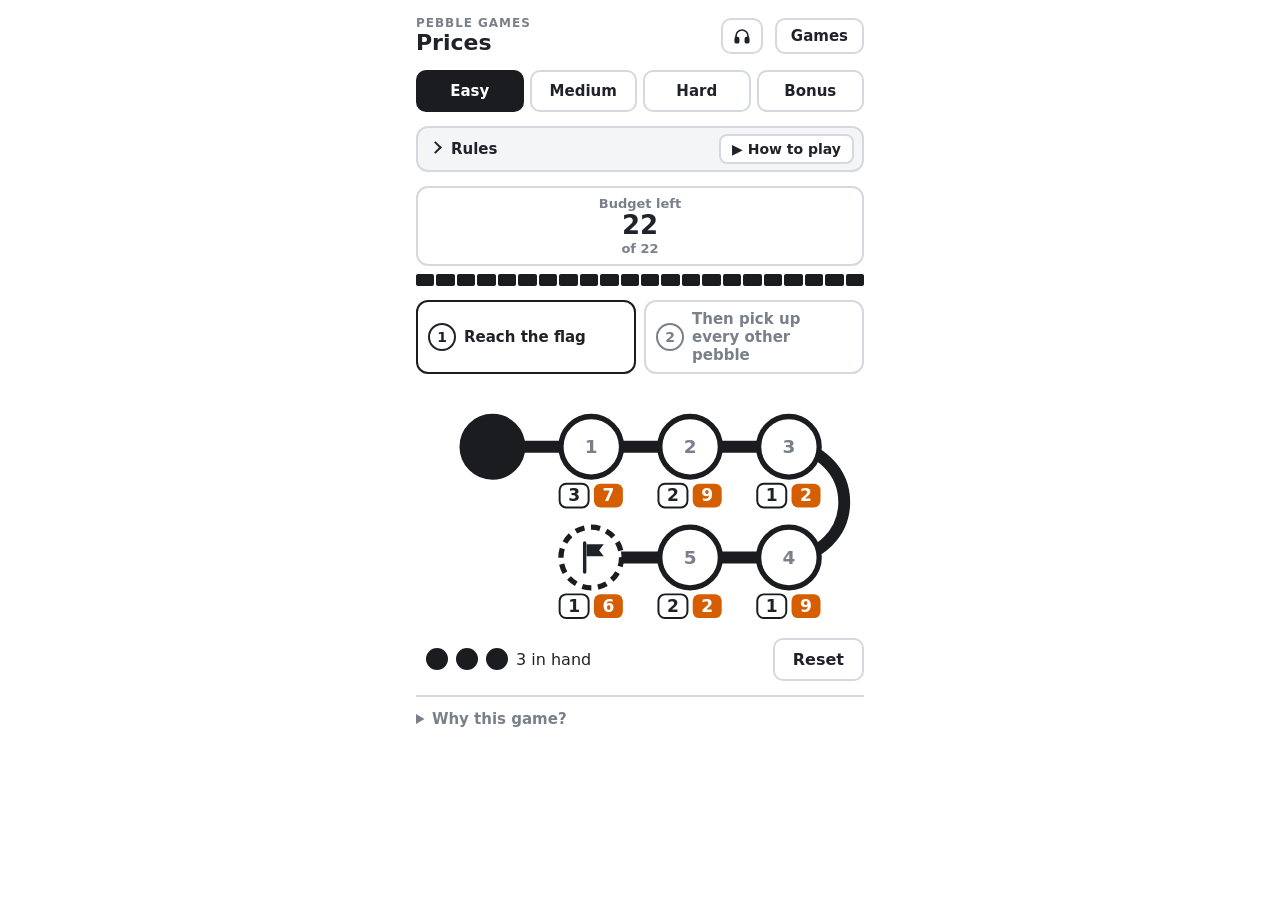
<file: prices/index.html>
<!doctype html>
<html lang="en">
<head>
<meta charset="utf-8">
<meta name="viewport" content="width=device-width, initial-scale=1, maximum-scale=1, user-scalable=no">
<title>Pebble Game: Prices</title>
<meta name="description" content="Every spot has its own price to compute and to erase. Find the cheapest way to the flag.">
<meta property="og:type" content="website">
<meta property="og:site_name" content="Pebble Games">
<meta property="og:title" content="Pebble Game: Prices">
<meta property="og:description" content="Every spot has its own price to compute and to erase. Find the cheapest way to the flag.">
<meta property="og:url" content="https://mcthumann.github.io/pebble_web_game/prices/">
<meta property="og:image" content="https://mcthumann.github.io/pebble_web_game/og.png">
<meta property="og:image:width" content="1200">
<meta property="og:image:height" content="630">
<meta property="og:image:alt" content="Pebble Games: puzzles about memory, time and energy">
<meta name="twitter:card" content="summary_large_image">
<style>
  :root {
    --ink: #1F2329; --muted: #7A808A; --faint: #D5D9DF;
    --pebble: #1A1C20; --red: #E31A1C; --green: #009E73; --erase: #D55E00; --low: #F2B705;
  }
  * { box-sizing: border-box; -webkit-tap-highlight-color: transparent; }
  html, body { margin: 0; height: 100%; overscroll-behavior: none; }
  body {
    background: #fff; color: var(--ink);
    font-family: "Segoe UI", system-ui, -apple-system, Roboto, sans-serif;
    touch-action: manipulation; user-select: none; -webkit-user-select: none;
    -webkit-touch-callout: none;
  }
  main {
    max-width: 480px; min-height: 100%; margin: 0 auto; padding: 20px 16px 24px;
    display: flex; flex-direction: column; gap: 14px;
  }
  button {
    font: inherit; font-size: 16px; font-weight: 600; padding: 10px 18px;
    background: #fff; color: var(--ink); border: 2px solid var(--faint); border-radius: 10px;
  }


  #levels { display: flex; gap: 8px; }
  #levels button { flex: 1; padding: 10px 0; }
  #levels button.sel { background: var(--pebble); border-color: var(--pebble); color: #fff; }

  #info {
    margin: 0; list-style: none;
    background: #F4F5F7; border: 2px solid var(--faint); border-radius: 12px;
    padding: 12px 14px; font-size: 16px; line-height: 1.35;
  }
  #info li { position: relative; padding-left: 18px; }
  #info li + li { margin-top: 7px; }
  #info li::before {
    content: ""; position: absolute; left: 2px; top: .5em;
    width: 7px; height: 7px; border-radius: 50%; background: var(--pebble);
  }
  #info .price {
    display: inline-block; margin: 0 2px; padding: 0 7px; border-radius: 6px;
    background: #fff; border: 1.5px solid var(--pebble);
    font-size: 13px; font-weight: 700; color: var(--ink); white-space: nowrap;
  }
  #info .price.e { background: var(--erase); border-color: var(--erase); color: #fff; }

  #stats { display: flex; gap: 8px; }
  .stat {
    flex: 1; text-align: center; padding: 8px 4px;
    border: 2px solid var(--faint); border-radius: 12px;
  }
  .stat span { display: block; font-size: 13px; font-weight: 600; color: var(--muted); }
  .stat b { display: block; font-size: 26px; line-height: 1.15; font-variant-numeric: tabular-nums; }
  #budgetBox { flex: 1; position: relative; transition: background .2s, border-color .2s; }
  #budgetBox.low { background: var(--low); border-color: var(--low); }
  #budgetBox.low span { color: var(--ink); }
  #budgetBox.bad { background: var(--red); border-color: var(--red); }
  #budgetBox.bad span, #budgetBox.bad b { color: #fff; }
  /* The amount just spent pops up beside the number, then fades. */
  #delta {
    position: absolute; top: 22px; left: calc(50% + 30px);
    font-size: 17px; font-weight: 700; color: var(--erase); opacity: 0;
  }
  #budgetBox.low #delta { color: var(--ink); }
  #delta.show { animation: spent .9s ease-out; }
  @keyframes spent { 0% { opacity: 1; transform: none; } 60% { opacity: 1; } 100% { opacity: 0; transform: translateY(-10px); } }

  /* One segment per unit of budget; they empty from the right as it is spent. */
  #meter { display: flex; gap: 2px; height: 12px; margin-top: 8px; }
  #meter i { flex: 1; border-radius: 2px; background: var(--pebble); transition: background .25s; }
  #meter.low i { background: var(--low); }
  #meter i.spent { background: var(--faint); }

  #goal { display: flex; gap: 8px; margin: 0 0 14px; padding: 0; list-style: none; }
  #goal li {
    flex: 1; display: flex; align-items: center; gap: 8px; padding: 8px 10px;
    border: 2px solid var(--faint); border-radius: 12px;
    font-size: 15px; font-weight: 600; line-height: 1.2; color: var(--muted);
  }
  #goal li::before {
    content: attr(data-n); flex: none; width: 24px; height: 24px; border-radius: 50%;
    display: grid; place-items: center; font-size: 14px;
    border: 2px solid currentColor;
  }
  #goal li.now { color: var(--ink); border-color: var(--pebble); }
  #goal li.ok { color: var(--green); border-color: var(--green); }
  #goal li.ok::before { content: "\2713"; background: var(--green); border-color: var(--green); color: #fff; }
  #goal li.urgent { background: var(--pebble); border-color: var(--pebble); color: #fff; }

  #result { display: none; text-align: center; color: #fff; margin-bottom: 14px; }
  #result h1 { margin: 0; font-size: 56px; line-height: 1.1; }
  #result p { margin: 4px 0 0; font-size: 22px; }
  #result #time { font-size: 40px; font-weight: 700; font-variant-numeric: tabular-nums; }

  #board { display: block; width: 100%; height: auto; }
  #track { fill: none; stroke: var(--pebble); stroke-width: 9; stroke-linecap: round; }
  .node { cursor: pointer; touch-action: none; }
  .node .hit { fill: transparent; }
  .node .ring { fill: #fff; stroke: var(--pebble); stroke-width: 4; }
  .node .dot { fill: var(--pebble); display: none; }
  .node.on .dot { display: block; }
  .node.on .flag { display: none; }
  .node.goal .ring { stroke-dasharray: 7 5; }
  .node.fixed .ring { fill: var(--pebble); }
  .node.erased .ring { fill: var(--erase); stroke: var(--erase); }
  /* Holding a pebble: an orange ring traces the pit's outline until the erase
     fires. It waits 120 ms so quick taps don't flicker; 120 + 330 = HOLD_MS. */
  .node .hold {
    fill: none; stroke: var(--erase); stroke-width: 7; stroke-linecap: round;
    stroke-dasharray: 100; stroke-dashoffset: 100; opacity: 0; pointer-events: none;
  }
  .node.holding .hold { animation: holdfill 330ms linear 120ms forwards; }
  @keyframes holdfill { from { opacity: 1; stroke-dashoffset: 100; } to { opacity: 1; stroke-dashoffset: 0; } }
  .node.bad .ring { fill: var(--red); stroke: var(--red); }
  .node text { font-weight: 700; text-anchor: middle; }
  .node .idx { font-size: 14px; fill: var(--muted); }
  .node.fixed .idx { fill: #fff; }
  /* Each spot's two prices: tap (outlined) and erase (orange). */
  .node .pc rect { fill: #fff; stroke: var(--pebble); stroke-width: 1.5; }
  .node .pc text { font-size: 13px; fill: var(--ink); }
  .node .pe rect { fill: var(--erase); }
  .node .pe text { font-size: 13px; fill: #fff; }
  .node.bad .idx { fill: #fff; }
  .node.erased .idx { fill: #fff; }
  /* Flag reached: the pebbles that still have to come off the line pulse. */
  .node.tidy .ring { stroke: var(--erase); animation: tidy 1.1s ease-in-out infinite; }
  @keyframes tidy { 50% { stroke-width: 8; } }
  body.done .node.tidy .ring { stroke: #fff; animation: none; }

  #bar { display: flex; align-items: center; justify-content: space-between; }
  #hand { display: flex; align-items: center; gap: 8px; padding: 6px 10px; border-radius: 10px; font-size: 16px; }
  #hand.bad { background: var(--red); color: #fff; }
  #hand i {
    width: 22px; height: 22px; border-radius: 50%;
    background: var(--pebble); border: 2px solid var(--pebble);
  }
  #hand i.used { background: transparent; border-color: var(--faint); }

  body.done #info, body.done #budget, body.done #goal { display: none; }
  body.done #result { display: block; }
  body.done #hand { color: #fff; }
  body.done .node .idx { fill: var(--muted); }
  body.done button { border-color: #fff; }
  body.done #levels button.sel { border-color: var(--pebble); }
  body.won { background: var(--green); }
  body.lost { background: var(--red); }
  /* Stars, sharing and feel (the same block on every game page). */
  #levels .mark { margin-left: 5px; font-size: 14px; }
  #levels .mark.star { color: #E0A800; }
  #levels .mark.done { color: #E0A800; }
  main #best { margin-top: 6px; font-size: 17px; font-weight: 650; }
  main #share {
    margin-top: 12px; padding: 7px 22px; font-size: 15px;
    background: transparent; color: #fff; border: 2px solid #fff; border-radius: 10px;
  }
  body.lost #share, body.lost #best { display: none; }
  .confetti { position: fixed; inset: 0; width: 100%; height: 100%; pointer-events: none; z-index: 10; }
  @media (prefers-reduced-motion: no-preference) {
    @keyframes pop { 0% { transform: scale(.3); } 65% { transform: scale(1.15); } 100% { transform: scale(1); } }
    .node.on:not(.fixed) .dot { transform-box: fill-box; transform-origin: center; animation: pop .22s ease-out; }
  }
  /* "Why this game?": one line on why it matters, folded away by default. */
  #about { border-top: 2px solid var(--faint); padding-top: 12px; font-size: 15px; line-height: 1.45; user-select: text; -webkit-user-select: text; }
  #about summary { font-weight: 600; color: var(--muted); cursor: pointer; }
  #about p { margin: 8px 0 0; }
  #about .refs { font-size: 14px; color: var(--muted); }
  #about a { color: inherit; }
  body.won #about, body.done #about { display: none; }
  /* Header: the game's name and one way out to the list of all games. */
  #head { display: flex; align-items: center; justify-content: space-between; gap: 12px; margin-top: -4px; }
  #head .kicker { display: block; font-size: 12px; font-weight: 700; letter-spacing: .08em; text-transform: uppercase; color: var(--muted); }
  #head h1 { margin: 0; font-size: 22px; line-height: 1.2; color: var(--ink); }
  #head a {
    flex: none; padding: 7px 14px; font-size: 15px; font-weight: 650; text-decoration: none;
    color: var(--ink); border: 2px solid var(--faint); border-radius: 10px;
  }
  body.won #head .kicker, body.done #head .kicker { color: rgba(255,255,255,.8); }
  body.won #head h1, body.done #head h1 { color: #fff; }
  body.won #head a, body.done #head a { color: #fff; border-color: #fff; }
  /* Finish screen: share the result, or move on to the next game. */
  main .actions { display: flex; justify-content: center; gap: 10px; margin-top: 12px; }
  main .actions #share { margin-top: 0; }
  main #next {
    padding: 7px 18px; font-size: 15px; font-weight: 650; text-decoration: none;
    background: #fff; color: var(--green); border: 2px solid #fff; border-radius: 10px;
  }
  body.lost #next { display: none; }
</style>
<link rel="stylesheet" href="../shared/intro.css?v=5">
</head>
<body>
<main>
  <header id="head">
    <div><span class="kicker">Pebble Games</span><h1>Prices</h1></div>
    <button class="beats-toggle" id="beats" type="button"></button>
    <a href="../games/">Games</a>
  </header>
  <div id="levels">
    <button type="button" data-p="3" data-c="3,2,1,1,2,1" data-e="7,9,2,9,2,6" data-budget="22" data-opt="20" data-row="4">Easy</button>
    <button type="button" data-p="3" data-c="1,1,2,2,2,1,1,2,1" data-e="6,4,8,3,8,2,9,4,8" data-budget="31" data-opt="31" data-row="5">Medium</button>
    <button type="button" data-p="4" data-c="2,1,3,1,1,3,1,1,3,1,2,1,1,1" data-e="6,5,5,8,7,5,9,4,3,2,3,2,3,5" data-budget="48" data-opt="48" data-row="5">Hard</button>
    <button type="button" data-daily>Bonus</button>
  </div>
  <ul id="info">
    <li>A tap only works when the spot before has a pebble. A hold works anywhere.</li>
    <li>Every spot has its own two prices.</li>
    <li><b>Tap</b> to place or remove: pay the <span class="price">outlined</span> price.</li>
    <li><b>Hold</b> to erase: pay the <span class="price e">orange</span> price.</li>
    <li><b>Goal:</b> both steps below, before the budget hits 0.</li>
  </ul>
  <div id="budget">
    <div id="stats">
      <div class="stat" id="budgetBox" aria-live="polite">
        <span>Budget left</span><b id="left"></b><span id="note"></span><span id="delta" aria-hidden="true"></span>
      </div>
    </div>
    <div id="meter" aria-hidden="true"></div>
  </div>
  <ol id="goal">
    <li id="g1" data-n="1">Reach the flag</li>
    <li id="g2" data-n="2" aria-live="polite"></li>
  </ol>
  <div id="result"><h1 id="verdict"></h1><p id="time"></p><p id="summary"></p><p id="detail"></p><p id="best"></p><div class="actions"><button id="share" type="button">Share</button><a id="next" href="../pits/">Next: Pits &rarr;</a></div></div>
  <svg id="board" role="group" aria-label="Pebble line"></svg>
  <div id="bar">
    <div id="hand"></div>
    <button id="reset" type="button">Reset</button>
  </div>
  <details id="about">
    <summary>Why this game?</summary>
    <p>Real computation steps cost different amounts to run and to erase, so where you erase matters.</p>
    <p class="refs">New game · solved</p>
    <p class="refs"><a href="../games/">All games</a></p>
  </details>
</main>
<script src="../shared/puzzles.js?v=3"></script>
<script src="../shared/dailies.js?v=4"></script>
<script src="../shared/progress.js?v=4"></script>
<script src="../shared/daily-mode.js?v=5"></script>
<script src="../shared/beats.js?v=7"></script>
<script>
  // Non-uniform pebble game. Like the erasure game, but every spot i has its own
  // two prices: C[i] to place or remove a pebble with a tap (predecessor must be
  // pebbled), E[i] to erase it from anywhere with a hold. The game ends when the
  // flag is pebbled and every other pebble is back in hand. Moves are paid out of
  // a budget that counts down; a move the player cannot afford is refused, and
  // the game ends in red when no move is affordable any more.
  // Level settings are on the buttons above (data-c / data-e list spots 1..N).
  // Optima, found by search: Easy 20 (erase 3, 5; budget leaves 2 spare),
  // Medium 31 (erase 4, 6, 8), Hard 48 (erase 3, 6, 9, 12). Medium and Hard
  // budgets are exactly the optimum. data-opt holds those optima.
  const HOLD_MS = 450;
  const X0 = 40, SPAN = 225, Y0 = 40, DY = 84;
  const SVG = 'http://www.w3.org/2000/svg';
  const $ = id => document.getElementById(id);
  const board = $('board'), hand = $('hand');
  const levelButtons = [...document.querySelectorAll('#levels button')];

  // ---------- Stars, feel and sharing (the same block on every game page) ----------
  // Progress is kept in this browser only: for each level, the best score and
  // that level's optimum, so a star means best <= optimum (lower is better).
  const KIT = { game: 'prices', title: 'Prices', unit: 'cost', path: 'prices/' };
  const kit = (() => {
    const KEY = 'pebble-games-v1', BASE = 'https://mcthumann.github.io/pebble_web_game/';
    const calm = matchMedia('(prefers-reduced-motion: reduce)').matches;
    const el = id => document.getElementById(id);
    let data = {}, shareText = '', lastBuzz = 0;
    try { data = JSON.parse(localStorage.getItem(KEY)) || {}; } catch (e) {}
    const save = () => { try { localStorage.setItem(KEY, JSON.stringify(data)); } catch (e) {} };
    const starred = r => !!r && r.best <= r.opt;

    // Level buttons get an outline star once finished and a filled star once
    // finished optimally, so the goal is to fill every star.
    // (The games list page reads the same saved progress to show stars per game.)
    function marks() {
      document.querySelectorAll('#levels button:not([data-daily])').forEach(b => {
        const r = (data[KIT.game] || {})[b.dataset.name];
        b.innerHTML = b.dataset.name + (!r ? '' : starred(r)
          ? '<span class="mark star" aria-label="optimal">★</span>'
          : '<span class="mark done" aria-label="finished">☆</span>');
      });
    }

    function buzz(pattern) {
      const now = performance.now();
      if (now - lastBuzz < 120) return;
      lastBuzz = now;
      try { if (navigator.vibrate) navigator.vibrate(pattern || 30); } catch (e) {}
    }

    // A short, light confetti burst, only for optimal finishes.
    function confetti() {
      if (calm) return;
      const c = document.createElement('canvas'), ctx = c.getContext('2d'), dpr = window.devicePixelRatio || 1;
      const W = innerWidth, H = innerHeight;
      c.className = 'confetti'; c.width = W * dpr; c.height = H * dpr;
      document.body.appendChild(c); ctx.scale(dpr, dpr);
      const colors = ['#FFFFFF', '#F5C542', '#FFE8A3', '#BFF0DD'];
      const bits = Array.from({ length: 70 }, () => ({
        x: W / 2 + (Math.random() - .5) * 140, y: H * .26,
        vx: (Math.random() - .5) * 9, vy: -3 - Math.random() * 8,
        a: Math.random() * 6.3, va: (Math.random() - .5) * .3,
        w: 5 + Math.random() * 4, h: 8 + Math.random() * 6,
        c: colors[Math.floor(Math.random() * colors.length)],
      }));
      const t0 = performance.now();
      (function frame(t) {
        const age = (t - t0) / 1600;
        ctx.clearRect(0, 0, W, H);
        if (age >= 1) { c.remove(); return; }
        ctx.globalAlpha = Math.min(1, (1 - age) * 2.5);
        for (const b of bits) {
          b.vy += .28; b.vx *= .99; b.x += b.vx; b.y += b.vy; b.a += b.va;
          ctx.save(); ctx.translate(b.x, b.y); ctx.rotate(b.a);
          ctx.fillStyle = b.c; ctx.fillRect(-b.w / 2, -b.h / 2, b.w, b.h); ctx.restore();
        }
        requestAnimationFrame(frame);
      })(t0);
    }

    // A finished run: save it, note a new star or best, celebrate, and get the
    // share line ready. Pass { record: false } for levels that should not count.
    function finish(level, score, opt, time, opts = {}) {
      const optimal = score <= opt;
      let line = '';
      if (opts.record !== false) {
        const g = data[KIT.game] = data[KIT.game] || {};
        const old = g[level];
        g[level] = { best: old ? Math.min(old.best, score) : score, opt };
        save();
        marks();
        if (optimal && !starred(old)) line = 'New star ★';
        else if (!optimal && !old) line = '☆ earned · match the optimum to fill it';
        else if (!optimal && score < old.best) line = 'New best';
        else if (!optimal && old) line = 'Your best: ' + (KIT.unit === 'cost' ? 'cost ' : '') + old.best;
      }
      el('best').textContent = line;
      const amount = KIT.unit === 'cost' ? 'cost ' + score : score + ' ' + KIT.unit;
      shareText = (optimal ? '★ ' : '') + 'Pebble Game · ' + KIT.title + ' ' + level + ' · ' + amount +
        (optimal ? ', optimal' : ' (optimal ' + opt + ')') + ' in ' + time + '\n' + (opts.url || BASE + KIT.path);
      el('share').textContent = 'Share';
      nextLabel();
      buzz(optimal ? [15, 60, 15, 60, 30] : 25);
      if (optimal) setTimeout(confetti, 60);
    }

    function clear() { const b = el('best'); if (b) b.textContent = ''; }

    // Next climbs this game's levels first (Easy, Medium, Hard), then moves on
    // to the next game. gameNext keeps the label written in the page for that.
    let gameNext = '';
    function nextLevelButton() {
      const buttons = [...document.querySelectorAll('#levels button')];
      const i = buttons.findIndex(b => b.classList.contains('sel'));
      return i >= 0 && i < buttons.length - 1 ? buttons[i + 1] : null;
    }
    function nextLabel() {
      const b = nextLevelButton();
      el('next').textContent = b ? 'Next: ' + b.dataset.name + ' \u2192' : gameNext;
    }

    // Phones get the share sheet; elsewhere the line is copied.
    async function share() {
      const btn = el('share');
      try {
        if (navigator.share && matchMedia('(pointer: coarse)').matches) { await navigator.share({ text: shareText }); return; }
        await navigator.clipboard.writeText(shareText);
        btn.textContent = 'Copied';
      } catch (e) {
        if (e && e.name === 'AbortError') return;
        const t = document.createElement('textarea');
        t.value = shareText; document.body.appendChild(t); t.select();
        let ok = false; try { ok = document.execCommand('copy'); } catch (e2) {}
        t.remove();
        btn.textContent = ok ? 'Copied' : 'Copy failed';
      }
      setTimeout(() => { btn.textContent = 'Share'; }, 1600);
    }

    function init() {
      document.querySelectorAll('#levels button').forEach(b => { b.dataset.name = b.textContent.trim(); });
      el('share').addEventListener('click', share);
      gameNext = el('next').textContent;
      el('next').addEventListener('click', e => {
        const b = nextLevelButton();
        if (b) { e.preventDefault(); b.click(); }
      });
      marks();
    }
    return { init, finish, clear, buzz, text: () => shareText };
  })();

  let P, N, C, E, BUDGET, OPT, levelName, PER_ROW, DX, R;
  let pebbled, moves, erasures, tapCost, eraseCost, done, lost, nodes, startedAt, solveMs;
  let holdTimer = null, holdNode = null, suppressClick = false;

  // Spots 0..N snake along one line: rows alternate left-to-right and right-to-left.
  // Spot 0 is permanently pebbled and does not use one of the player's pebbles.
  function build() {
    const rows = Math.ceil((N + 1) / PER_ROW);
    const xOf = i => { const r = Math.floor(i / PER_ROW), k = i % PER_ROW; return X0 + DX * (r % 2 ? PER_ROW - 1 - k : k); };
    // Each row runs to its last spot; full rows bend down into the next one. The last row may be partial.
    let d = 'M' + X0 + ' ' + Y0;
    for (let r = 0; r < rows; r++) {
      d += 'H' + xOf(Math.min(N, PER_ROW * r + PER_ROW - 1));
      if (r < rows - 1) d += 'A' + DY / 2 + ' ' + DY / 2 + ' 0 0 ' + (r % 2 ? 0 : 1) + ' ' +
                             xOf(PER_ROW * (r + 1)) + ' ' + (Y0 + DY * (r + 1));
    }
    board.setAttribute('viewBox', '-18 6 340 ' + rows * DY);
    board.innerHTML = '<path id="track" d="' + d + '"/>';
    nodes = [];
    for (let i = 0; i <= N; i++) {
      const x = xOf(i), y = Y0 + DY * Math.floor(i / PER_ROW);
      const g = document.createElementNS(SVG, 'g');
      g.setAttribute('class', i === 0 ? 'node fixed' : i === N ? 'node goal' : 'node');
      g.setAttribute('role', 'button');
      g.setAttribute('aria-label', 'Spot ' + i);
      g.innerHTML =
        '<rect class="hit" x="' + (x - DX / 2) + '" y="' + (y - 30) + '" width="' + DX + '" height="76"/>' +
        '<circle class="ring" cx="' + x + '" cy="' + y + '" r="' + R + '"/>' +
        (i === N
          ? '<g class="flag" transform="translate(' + (x - 7) + ' ' + (y - 12) + ')">' +
            '<path d="M2 1v22" stroke="#1F2329" stroke-width="2.6" stroke-linecap="round" fill="none"/>' +
            '<path d="M3.5 2h13l-3.5 4.5 3.5 4.5h-13z" fill="#1F2329"/></g>'
          : '') +
        (i === N ? '' : '<text class="idx" x="' + x + '" y="' + (y + 5) + '">' + i + '</text>') +
        '<circle class="dot" cx="' + x + '" cy="' + y + '" r="' + (R - 9) + '"/>' +
        '<circle class="hold" cx="' + x + '" cy="' + y + '" r="' + R + '" pathLength="100" transform="rotate(-90 ' + x + ' ' + y + ')"/>' +
        (i === 0 ? '' : chip('pc', x - 13, y + R + 14, C[i]) + chip('pe', x + 13, y + R + 14, E[i]));
      g.addEventListener('pointerdown', () => press(i));
      for (const ev of ['pointerup', 'pointerleave', 'pointercancel']) g.addEventListener(ev, release);
      g.addEventListener('click', () => { if (suppressClick) { suppressClick = false; return; } tap(i); });
      board.appendChild(g);
      nodes.push(g);
    }
  }

  function chip(cls, cx, cy, v) {
    return '<g class="' + cls + '"><rect x="' + (cx - 11) + '" y="' + (cy - 9) + '" width="22" height="18" rx="5"/>' +
      '<text x="' + cx + '" y="' + (cy + 4.5) + '">' + v + '</text></g>';
  }

  function inHand() { return P - pebbled.slice(1).filter(Boolean).length; }
  function cost() { return tapCost + eraseCost; }
  function left() { return BUDGET - cost(); }
  // True when no legal move fits in what is left of the budget.
  function stuck() {
    const rest = left();
    for (let i = 1; i <= N; i++) {
      if (pebbled[i - 1] && (pebbled[i] || inHand() > 0) && C[i] <= rest) return false;
      if (pebbled[i] && E[i] <= rest) return false;
    }
    return true;
  }
  function tooDear(i) { sound('bad'); flash(nodes[i], 'bad'); flash($('budgetBox'), 'bad'); }
  // Pebbles on the line other than the flag's: these must be picked up to finish.
  function stray() { return pebbled.slice(1, N).filter(Boolean).length; }

  function flash(el, cls) {
    if (cls === 'bad') kit.buzz();
    el.classList.add(cls);
    clearTimeout(el[cls + 'Timer']);
    el[cls + 'Timer'] = setTimeout(() => el.classList.remove(cls), 450);
  }

  function act() {
    if (moves + erasures === 0) startedAt = performance.now();
  }

  // Pay for the move just made. Solved once the flag is pebbled and it is the only
  // pebble on the line (spot 0 aside); otherwise a budget that can no longer pay
  // for any move ends the game.
  function settle(spent, kind) {
    const d = $('delta');
    d.textContent = '\u2212' + spent;
    d.classList.remove('show'); void d.offsetWidth; d.classList.add('show');
    if (pebbled[N] && stray() === 0) done = true;
    else if (stuck()) done = lost = true;
    if (done) solveMs = performance.now() - startedAt;
    if (done && !lost) { kit.finish(levelName, cost(), OPT, clock(solveMs), daily.opts()); daily.done(cost(), OPT, solveMs); }
    sound(done ? (lost ? 'lose' : 'win') : kind);
  }

  // Tell the game music (shared/beats.js) what just happened, so it can follow play.
  function sound(type) { PebbleBeats.cue(type, pebbled ? pebbled.lastIndexOf(true) / N : 0); }

  // Tap: the reversible move.
  function tap(i) {
    if (done) return;
    const placing = !pebbled[i];
    if (i === 0 || !pebbled[i - 1]) { sound('bad'); flash(nodes[i], 'bad'); return; }
    if (placing && inHand() === 0) { sound('bad'); flash(nodes[i], 'bad'); flash(hand, 'bad'); return; }
    if (C[i] > left()) { tooDear(i); return; }
    act();
    pebbled[i] = placing;
    moves++;
    tapCost += C[i];
    settle(C[i], placing ? (i === N ? 'flag' : 'place') : 'remove');
    render();
  }

  // Hold: erase a pebble from anywhere, at the spot's erase price.
  function press(i) {
    suppressClick = false;
    release();
    if (done || i === 0 || !pebbled[i]) return;
    holdNode = nodes[i];
    holdNode.classList.add('holding');
    holdTimer = setTimeout(() => {
      endHold();
      suppressClick = true;
      if (E[i] > left()) { tooDear(i); return; }
      act();
      pebbled[i] = false;
      erasures++;
      eraseCost += E[i];
      flash(nodes[i], 'erased');
      settle(E[i], 'erase');
      render();
    }, HOLD_MS);
  }
  function release() { clearTimeout(holdTimer); endHold(); }
  function endHold() { if (holdNode) holdNode.classList.remove('holding'); holdNode = null; }

  function clock(ms) {
    const t = Math.round(ms / 100), m = Math.floor(t / 600), sec = ((t % 600) / 10).toFixed(1);
    return m ? m + ':' + sec.padStart(4, '0') : sec + ' s';
  }

  function render() {
    const flagged = pebbled[N], extra = stray();
    for (let i = 0; i <= N; i++) {
      nodes[i].classList.toggle('on', pebbled[i]);
      nodes[i].classList.toggle('tidy', flagged && i > 0 && i < N && pebbled[i]);
    }
    const held = inHand(), c = cost(), rest = left();
    let dots = '';
    for (let k = 0; k < P; k++) dots += '<i class="' + (k < held ? '' : 'used') + '"></i>';
    hand.innerHTML = dots + '<span>' + held + ' in hand</span>';

    // Budget: the number and the meter count down; amber for the last fifth.
    const low = rest <= Math.max(3, Math.round(BUDGET / 5));
    $('left').textContent = rest;
    $('note').textContent = low ? 'of ' + BUDGET + ' · running low' : 'of ' + BUDGET;
    $('budgetBox').classList.toggle('low', low);
    $('meter').classList.toggle('low', low);
    [...$('meter').children].forEach((seg, k) => seg.classList.toggle('spent', k >= rest));

    // Goal: two steps, ticked off live. Step 2 takes over once the flag is pebbled.
    const pebbles = extra === 1 ? ' pebble' : ' pebbles';
    $('g1').className = flagged ? 'ok' : 'now';
    $('g2').className = flagged ? 'urgent' : '';
    $('g2').textContent = flagged ? 'Now pick up the other ' + extra + pebbles : 'Then pick up every other pebble';

    document.body.classList.toggle('done', done);
    document.body.classList.toggle('won', done && !lost);
    document.body.classList.toggle('lost', lost);
    if (done) {
      $('verdict').textContent = lost ? 'Out of budget' : c === OPT ? 'Optimal!' : 'Solved';
      $('time').textContent = lost ? '' : clock(solveMs);
      $('summary').textContent = lost
        ? (flagged ? 'Flag reached, but ' + extra + pebbles + ' still on the line' : 'The flag was not reached')
        : levelName + ' · cost ' + c + ' · optimal ' + OPT;
      $('detail').textContent = 'taps ' + tapCost + ' + erasures ' + eraseCost + ' = ' + c;
    }
  }

  function reset() {
    kit.clear();
    release();
    pebbled = new Array(N + 1).fill(false);
    pebbled[0] = true;
    moves = 0;
    erasures = 0;
    tapCost = eraseCost = 0;
    done = lost = false;
    $('delta').classList.remove('show');
    render();
    sound('start');
  }

  function setLevel(btn) {
    daily.chose(btn);
    P = Number(btn.dataset.p);
    C = [0, ...btn.dataset.c.split(',').map(Number)];
    E = [0, ...btn.dataset.e.split(',').map(Number)];
    N = C.length - 1;
    BUDGET = Number(btn.dataset.budget);
    OPT = Number(btn.dataset.opt);
    PER_ROW = Number(btn.dataset.row);
    DX = SPAN / (PER_ROW - 1);
    R = Math.min(23, DX / 2 - 6);
    levelName = btn.dataset.name;
    levelButtons.forEach(b => b.classList.toggle('sel', b === btn));
    $('meter').innerHTML = '<i></i>'.repeat(BUDGET);
    build();
    reset();
  }

  // A press that starts on the board must never count as a Reset or level tap.
  // Finishing with a hold swaps the rules for the result while the finger is
  // still down, which moves the board up and leaves Reset just under the finger;
  // phones then deliver the release to Reset and wipe the green screen.
  let pressOnBoard = false;
  document.addEventListener('pointerdown', e => { pressOnBoard = board.contains(e.target); }, true);
  const buttonTap = fn => e => { if (pressOnBoard && e.detail !== 0) return; fn(); };

  levelButtons.forEach(b => b.addEventListener('click', buttonTap(() => setLevel(b))));
  $('reset').addEventListener('click', buttonTap(reset));
  board.addEventListener('contextmenu', e => e.preventDefault());
  kit.init();
  // Today's bonus challenge is the last level button (shared/daily-mode.js).
  const daily = PebbleDaily.attach('prices', 'prices/');
  PebbleBeats.toggleButton(document.getElementById('beats'));
  setLevel(daily.wanted() ? daily.button : levelButtons[0]);
  // A link ending in #about opens the "Why this game?" note and scrolls to it.
  function openAbout() {
    if (location.hash !== '#about') return;
    const a = document.getElementById('about');
    a.open = true;
    a.scrollIntoView({ block: 'start' });
  }
  window.addEventListener('hashchange', openAbout);
  openAbout();
</script>
<script src="../shared/intro.js?v=6" data-game="prices"></script>
</body>
</html>
</file>
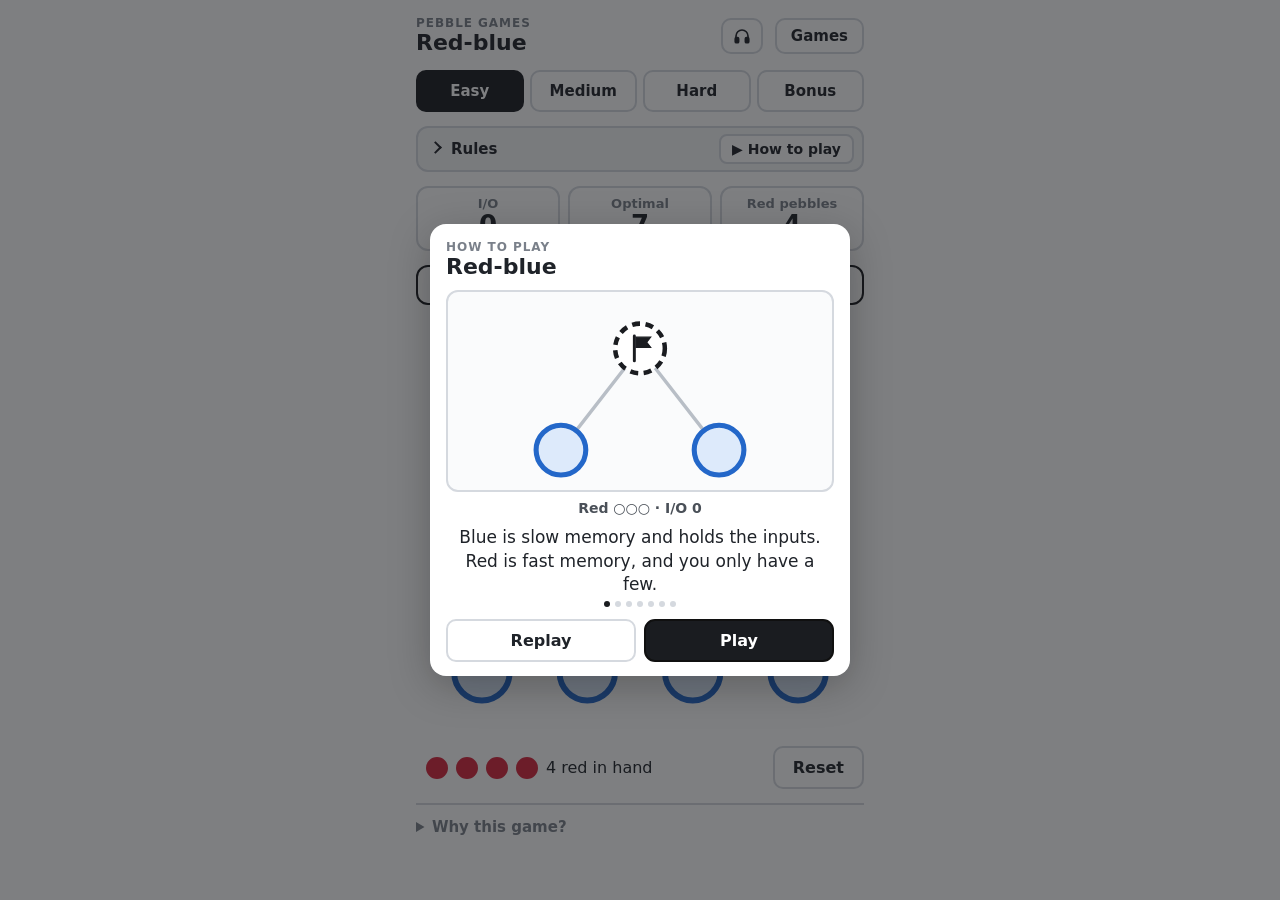
<file: redblue/index.html>
<!doctype html>
<html lang="en">
<head>
<meta charset="utf-8">
<meta name="viewport" content="width=device-width, initial-scale=1, maximum-scale=1, user-scalable=no">
<title>Pebble Game: Red-Blue</title>
<meta name="description" content="Fast memory is small and slow memory is costly to reach. Get every output stored with the fewest I/Os.">
<meta property="og:type" content="website">
<meta property="og:site_name" content="Pebble Games">
<meta property="og:title" content="Pebble Game: Red-Blue">
<meta property="og:description" content="Fast memory is small and slow memory is costly to reach. Get every output stored with the fewest I/Os.">
<meta property="og:url" content="https://mcthumann.github.io/pebble_web_game/redblue/">
<meta property="og:image" content="https://mcthumann.github.io/pebble_web_game/og.png">
<meta property="og:image:width" content="1200">
<meta property="og:image:height" content="630">
<meta property="og:image:alt" content="Pebble Games: puzzles about memory, time and energy">
<meta name="twitter:card" content="summary_large_image">
<style>
  :root {
    --ink: #1F2329; --muted: #7A808A; --faint: #D5D9DF; --slot: #B8BEC6;
    --pebble: #1A1C20; --green: #009E73; --warn: #D55E00;
    --red: #D7263D; --blue: #2367C9; --blue-bg: #DDEAFB;
  }
  * { box-sizing: border-box; -webkit-tap-highlight-color: transparent; }
  html, body { margin: 0; height: 100%; overscroll-behavior: none; }
  body {
    background: #fff; color: var(--ink);
    font-family: "Segoe UI", system-ui, -apple-system, Roboto, sans-serif;
    touch-action: manipulation; user-select: none; -webkit-user-select: none;
    -webkit-touch-callout: none;
  }
  main {
    max-width: 480px; min-height: 100%; margin: 0 auto; padding: 20px 16px 24px;
    display: flex; flex-direction: column; gap: 14px;
  }
  button {
    font: inherit; font-size: 16px; font-weight: 600; padding: 10px 18px;
    background: #fff; color: var(--ink); border: 2px solid var(--faint); border-radius: 10px;
  }


  #levels { display: flex; gap: 8px; }
  #levels button { flex: 1; padding: 10px 0; }
  #levels button.sel { background: var(--pebble); border-color: var(--pebble); color: #fff; }

  #info {
    margin: 0; list-style: none;
    background: #F4F5F7; border: 2px solid var(--faint); border-radius: 12px;
    padding: 12px 14px; font-size: 16px; line-height: 1.35;
  }
  #info li { position: relative; padding-left: 18px; }
  #info li + li { margin-top: 7px; }
  #info li::before {
    content: ""; position: absolute; left: 2px; top: .5em;
    width: 7px; height: 7px; border-radius: 50%; background: var(--pebble);
  }
  #info .r { color: var(--red); font-weight: 700; }
  #info .b { color: var(--blue); font-weight: 700; }

  #stats { display: flex; gap: 8px; }
  .stat {
    flex: 1; text-align: center; padding: 8px 4px;
    border: 2px solid var(--faint); border-radius: 12px;
  }
  .stat span { display: block; font-size: 13px; font-weight: 600; color: var(--muted); }
  .stat b { display: block; font-size: 26px; line-height: 1.15; font-variant-numeric: tabular-nums; }
  #ioBox.past { border-color: var(--warn); }
  #ioBox.past b { color: var(--warn); }
  #goalLine {
    margin: 0 0 6px; padding: 9px 12px; border: 2px solid var(--pebble); border-radius: 12px;
    font-size: 15px; font-weight: 600; text-align: center;
  }

  #result { display: none; text-align: center; color: #fff; }
  #result h1 { margin: 0; font-size: 56px; line-height: 1.1; }
  #result p { margin: 4px 0 0; font-size: 22px; }
  #result #time { font-size: 36px; font-weight: 700; font-variant-numeric: tabular-nums; }

  #board { display: block; width: 100%; height: auto; }
  /* An edge is drawn dark once the node it comes from holds a red pebble. */
  .edge { stroke: var(--faint); stroke-width: 3; stroke-linecap: round; }
  .edge.live { stroke: var(--pebble); stroke-width: 4.5; }
  .node { cursor: pointer; touch-action: none; }
  .node .hit { fill: transparent; }
  /* Outlined dark: a red pebble can go here for free (every feeder is red). */
  .node .ring { fill: #fff; stroke: var(--slot); stroke-width: 3.5; }
  .node.ready .ring { stroke: var(--pebble); stroke-width: 4; }
  /* Blue: the value sits in slow memory. */
  .node.blue .ring { fill: var(--blue-bg); stroke: var(--blue); stroke-width: 4.5; }
  .node.goal .ring { stroke-dasharray: 6 4; }
  .node.goal.blue .ring { stroke-dasharray: none; }
  .node .dot { fill: var(--red); display: none; }
  .node.red .dot { display: block; }
  .node .flag path { fill: var(--ink); stroke: var(--ink); }
  .node.blue .flag path { fill: var(--blue); stroke: var(--blue); }
  .node.bad { animation: shake .35s; }
  .node.bad .ring { stroke: var(--warn); stroke-width: 5; }
  @keyframes shake { 20%, 60% { transform: translateX(-3px); } 40%, 80% { transform: translateX(3px); } }
  /* Holding a red pebble: a blue ring traces the outline until it is stored.
     It waits 120 ms so quick taps don't flicker; 120 + 330 = HOLD_MS. */
  .node .hold {
    fill: none; stroke: var(--blue); stroke-width: 7; stroke-linecap: round;
    stroke-dasharray: 100; stroke-dashoffset: 100; opacity: 0; pointer-events: none;
  }
  .node.holding .hold { animation: holdfill 330ms linear 120ms forwards; }
  @keyframes holdfill { from { opacity: 1; stroke-dashoffset: 100; } to { opacity: 1; stroke-dashoffset: 0; } }

  #bar { display: flex; align-items: center; justify-content: space-between; }
  #hand { display: flex; align-items: center; gap: 8px; padding: 6px 10px; border-radius: 10px; font-size: 16px; }
  #hand.bad { background: var(--warn); color: #fff; }
  #hand i {
    width: 22px; height: 22px; border-radius: 50%;
    background: var(--red); border: 2px solid var(--red);
  }
  #hand i.used { background: transparent; border-color: var(--faint); }

  body.won { background: var(--green); }
  body.won #info, body.won #stats, body.won #goalLine { display: none; }
  body.won #result { display: block; }
  body.won #hand { color: #fff; }
  body.won .edge { stroke: rgba(255,255,255,.5); }
  body.won .edge.live { stroke: var(--pebble); }
  body.won .node .flag path { fill: #fff; stroke: #fff; }
  body.won button { border-color: #fff; }
  body.won #levels button.sel { border-color: var(--pebble); }
  /* Stars, sharing and feel (the same block on every game page). */
  #levels .mark { margin-left: 5px; font-size: 14px; }
  #levels .mark.star { color: #E0A800; }
  #levels .mark.done { color: #E0A800; }
  main #best { margin-top: 6px; font-size: 17px; font-weight: 650; }
  main #share {
    margin-top: 12px; padding: 7px 22px; font-size: 15px;
    background: transparent; color: #fff; border: 2px solid #fff; border-radius: 10px;
  }
  body.lost #share, body.lost #best { display: none; }
  .confetti { position: fixed; inset: 0; width: 100%; height: 100%; pointer-events: none; z-index: 10; }
  @media (prefers-reduced-motion: no-preference) {
    @keyframes pop { 0% { transform: scale(.3); } 65% { transform: scale(1.15); } 100% { transform: scale(1); } }
    .node.red .dot { transform-box: fill-box; transform-origin: center; animation: pop .22s ease-out; }
  }
  /* "Why this game?": one line on why it matters, folded away by default. */
  #about { border-top: 2px solid var(--faint); padding-top: 12px; font-size: 15px; line-height: 1.45; user-select: text; -webkit-user-select: text; }
  #about summary { font-weight: 600; color: var(--muted); cursor: pointer; }
  #about p { margin: 8px 0 0; }
  #about .refs { font-size: 14px; color: var(--muted); }
  #about a { color: inherit; }
  body.won #about, body.done #about { display: none; }
  /* Header: the game's name and one way out to the list of all games. */
  #head { display: flex; align-items: center; justify-content: space-between; gap: 12px; margin-top: -4px; }
  #head .kicker { display: block; font-size: 12px; font-weight: 700; letter-spacing: .08em; text-transform: uppercase; color: var(--muted); }
  #head h1 { margin: 0; font-size: 22px; line-height: 1.2; color: var(--ink); }
  #head a {
    flex: none; padding: 7px 14px; font-size: 15px; font-weight: 650; text-decoration: none;
    color: var(--ink); border: 2px solid var(--faint); border-radius: 10px;
  }
  body.won #head .kicker, body.done #head .kicker { color: rgba(255,255,255,.8); }
  body.won #head h1, body.done #head h1 { color: #fff; }
  body.won #head a, body.done #head a { color: #fff; border-color: #fff; }
  /* Finish screen: share the result, or move on to the next game. */
  main .actions { display: flex; justify-content: center; gap: 10px; margin-top: 12px; }
  main .actions #share { margin-top: 0; }
  main #next {
    padding: 7px 18px; font-size: 15px; font-weight: 650; text-decoration: none;
    background: #fff; color: var(--green); border: 2px solid #fff; border-radius: 10px;
  }
  body.lost #next { display: none; }
</style>
<link rel="stylesheet" href="../shared/intro.css?v=5">
</head>
<body>
<main>
  <header id="head">
    <div><span class="kicker">Pebble Games</span><h1>Red-blue</h1></div>
    <button class="beats-toggle" id="beats" type="button"></button>
    <a href="../games/">Games</a>
  </header>
  <div id="levels">
    <button type="button" data-level="pyramid" data-s="4" data-opt="7">Easy</button>
    <button type="button" data-level="butterfly" data-s="4" data-opt="11">Medium</button>
    <button type="button" data-level="butterfly" data-s="3" data-opt="14">Hard</button>
    <button type="button" data-daily>Bonus</button>
  </div>
  <ul id="info">
    <li><span class="r">Red</span> is fast memory: only a few pebbles. <span class="b">Blue</span> is slow memory: unlimited. Inputs start blue.</li>
    <li><b>Tap</b> a node to put red on it: free if all its feeders are red, 1 I/O to load it from blue. Tap red to drop it.</li>
    <li><b>Hold</b> a red pebble to store it in blue: 1 I/O.</li>
    <li><b>Goal:</b> blue on every flag, in as few I/Os as you can.</li>
  </ul>
  <div id="stats">
    <div class="stat" id="ioBox"><span>I/O</span><b id="io"></b></div>
    <div class="stat"><span>Optimal</span><b id="opt"></b></div>
    <div class="stat"><span>Red pebbles</span><b id="sCount"></b></div>
  </div>
  <p id="goalLine" aria-live="polite"></p>
  <div id="result"><h1 id="verdict"></h1><p id="time"></p><p id="summary"></p><p id="best"></p><div class="actions"><button id="share" type="button">Share</button><a id="next" href="../clocked/">Next: Clocked &rarr;</a></div></div>
  <svg id="board" role="group" aria-label="Computation graph"></svg>
  <div id="bar">
    <div id="hand"></div>
    <button id="reset" type="button">Reset</button>
  </div>
  <details id="about">
    <summary>Why this game?</summary>
    <p>Fast memory is small, so moving data between memory levels, not arithmetic, is often the real cost.</p>
    <p class="refs">Hong &amp; Kung, STOC 1981</p>
    <p class="refs"><a href="../games/">All games</a></p>
  </details>
</main>
<script src="../shared/dailies.js?v=4"></script>
<script src="../shared/progress.js?v=4"></script>
<script src="../shared/daily-mode.js?v=5"></script>
<script src="../shared/beats.js?v=7"></script>
<script>
  // Red-blue pebble game (Hong and Kung, 1981): I/O complexity with a two-level
  // memory. S red pebbles model fast memory; blue pebbles model unlimited slow
  // memory. Inputs start with blue pebbles. Moves: compute (red on a non-input
  // whose predecessors are all red; free), load (red on a blue node; 1 I/O),
  // store (blue on a red node; 1 I/O), and delete a red pebble (free). The goal
  // is a blue pebble on every output; the score is the number of I/Os.
  // data-opt is the least I/O, found by 0-1 breadth-first search over
  // (red set, blue set): Easy 7 (pyramid, 4 red), Medium 11 (4-point
  // butterfly, 4 red), Hard 14 (same butterfly, 3 red). The butterfly needs at
  // least 8 (load 4 inputs, store 4 outputs); the rest is spilling.
  const HOLD_MS = 450;
  const SVG = 'http://www.w3.org/2000/svg';
  const CX = 152, TOP = 52, DY = 72, WIDTH = 300;
  const $ = id => document.getElementById(id);
  const board = $('board'), hand = $('hand');
  const levelButtons = [...document.querySelectorAll('#levels button')];

  // ---------- Stars, feel and sharing (the same block on every game page) ----------
  // Progress is kept in this browser only: for each level, the best score and
  // that level's optimum, so a star means best <= optimum (lower is better).
  const KIT = { game: 'redblue', title: 'Red-blue', unit: 'I/O', path: 'redblue/' };
  const kit = (() => {
    const KEY = 'pebble-games-v1', BASE = 'https://mcthumann.github.io/pebble_web_game/';
    const calm = matchMedia('(prefers-reduced-motion: reduce)').matches;
    const el = id => document.getElementById(id);
    let data = {}, shareText = '', lastBuzz = 0;
    try { data = JSON.parse(localStorage.getItem(KEY)) || {}; } catch (e) {}
    const save = () => { try { localStorage.setItem(KEY, JSON.stringify(data)); } catch (e) {} };
    const starred = r => !!r && r.best <= r.opt;

    // Level buttons get an outline star once finished and a filled star once
    // finished optimally, so the goal is to fill every star.
    // (The games list page reads the same saved progress to show stars per game.)
    function marks() {
      document.querySelectorAll('#levels button:not([data-daily])').forEach(b => {
        const r = (data[KIT.game] || {})[b.dataset.name];
        b.innerHTML = b.dataset.name + (!r ? '' : starred(r)
          ? '<span class="mark star" aria-label="optimal">★</span>'
          : '<span class="mark done" aria-label="finished">☆</span>');
      });
    }

    function buzz(pattern) {
      const now = performance.now();
      if (now - lastBuzz < 120) return;
      lastBuzz = now;
      try { if (navigator.vibrate) navigator.vibrate(pattern || 30); } catch (e) {}
    }

    // A short, light confetti burst, only for optimal finishes.
    function confetti() {
      if (calm) return;
      const c = document.createElement('canvas'), ctx = c.getContext('2d'), dpr = window.devicePixelRatio || 1;
      const W = innerWidth, H = innerHeight;
      c.className = 'confetti'; c.width = W * dpr; c.height = H * dpr;
      document.body.appendChild(c); ctx.scale(dpr, dpr);
      const colors = ['#FFFFFF', '#F5C542', '#FFE8A3', '#BFF0DD'];
      const bits = Array.from({ length: 70 }, () => ({
        x: W / 2 + (Math.random() - .5) * 140, y: H * .26,
        vx: (Math.random() - .5) * 9, vy: -3 - Math.random() * 8,
        a: Math.random() * 6.3, va: (Math.random() - .5) * .3,
        w: 5 + Math.random() * 4, h: 8 + Math.random() * 6,
        c: colors[Math.floor(Math.random() * colors.length)],
      }));
      const t0 = performance.now();
      (function frame(t) {
        const age = (t - t0) / 1600;
        ctx.clearRect(0, 0, W, H);
        if (age >= 1) { c.remove(); return; }
        ctx.globalAlpha = Math.min(1, (1 - age) * 2.5);
        for (const b of bits) {
          b.vy += .28; b.vx *= .99; b.x += b.vx; b.y += b.vy; b.a += b.va;
          ctx.save(); ctx.translate(b.x, b.y); ctx.rotate(b.a);
          ctx.fillStyle = b.c; ctx.fillRect(-b.w / 2, -b.h / 2, b.w, b.h); ctx.restore();
        }
        requestAnimationFrame(frame);
      })(t0);
    }

    // A finished run: save it, note a new star or best, celebrate, and get the
    // share line ready. Pass { record: false } for levels that should not count.
    function finish(level, score, opt, time, opts = {}) {
      const optimal = score <= opt;
      let line = '';
      if (opts.record !== false) {
        const g = data[KIT.game] = data[KIT.game] || {};
        const old = g[level];
        g[level] = { best: old ? Math.min(old.best, score) : score, opt };
        save();
        marks();
        if (optimal && !starred(old)) line = 'New star ★';
        else if (!optimal && !old) line = '☆ earned · match the optimum to fill it';
        else if (!optimal && score < old.best) line = 'New best';
        else if (!optimal && old) line = 'Your best: ' + (KIT.unit === 'cost' ? 'cost ' : '') + old.best;
      }
      el('best').textContent = line;
      const amount = KIT.unit === 'cost' ? 'cost ' + score : score + ' ' + KIT.unit;
      shareText = (optimal ? '★ ' : '') + 'Pebble Game · ' + KIT.title + ' ' + level + ' · ' + amount +
        (optimal ? ', optimal' : ' (optimal ' + opt + ')') + ' in ' + time + '\n' + (opts.url || BASE + KIT.path);
      el('share').textContent = 'Share';
      nextLabel();
      buzz(optimal ? [15, 60, 15, 60, 30] : 25);
      if (optimal) setTimeout(confetti, 60);
    }

    function clear() { const b = el('best'); if (b) b.textContent = ''; }

    // Next climbs this game's levels first (Easy, Medium, Hard), then moves on
    // to the next game. gameNext keeps the label written in the page for that.
    let gameNext = '';
    function nextLevelButton() {
      const buttons = [...document.querySelectorAll('#levels button')];
      const i = buttons.findIndex(b => b.classList.contains('sel'));
      return i >= 0 && i < buttons.length - 1 ? buttons[i + 1] : null;
    }
    function nextLabel() {
      const b = nextLevelButton();
      el('next').textContent = b ? 'Next: ' + b.dataset.name + ' \u2192' : gameNext;
    }

    // Phones get the share sheet; elsewhere the line is copied.
    async function share() {
      const btn = el('share');
      try {
        if (navigator.share && matchMedia('(pointer: coarse)').matches) { await navigator.share({ text: shareText }); return; }
        await navigator.clipboard.writeText(shareText);
        btn.textContent = 'Copied';
      } catch (e) {
        if (e && e.name === 'AbortError') return;
        const t = document.createElement('textarea');
        t.value = shareText; document.body.appendChild(t); t.select();
        let ok = false; try { ok = document.execCommand('copy'); } catch (e2) {}
        t.remove();
        btn.textContent = ok ? 'Copied' : 'Copy failed';
      }
      setTimeout(() => { btn.textContent = 'Share'; }, 1600);
    }

    function init() {
      document.querySelectorAll('#levels button').forEach(b => { b.dataset.name = b.textContent.trim(); });
      el('share').addEventListener('click', share);
      gameNext = el('next').textContent;
      el('next').addEventListener('click', e => {
        const b = nextLevelButton();
        if (b) { e.preventDefault(); b.click(); }
      });
      marks();
    }
    return { init, finish, clear, buzz, text: () => shareText };
  })();

  // Graphs: rows from the bottom (inputs) up, predecessors of every node, and
  // the outputs. 'mean' puts a node over its feeders; 'even' spaces rows evenly.
  function pyramid(base) {
    const rows = [], preds = [];
    let id = 0;
    for (let w = base; w >= 1; w--) {
      const row = [];
      for (let j = 0; j < w; j++) {
        preds.push(rows.length ? [rows[rows.length - 1][j], rows[rows.length - 1][j + 1]] : []);
        row.push(id++);
      }
      rows.push(row);
    }
    return { rows, preds, outputs: [id - 1], layout: 'mean' };
  }
  // The 4-point FFT butterfly: stage k pairs node j with node j xor 2^k.
  function butterfly() {
    const rows = [[0, 1, 2, 3]], preds = [[], [], [], []];
    for (let k = 0; k < 2; k++) {
      const prev = rows[rows.length - 1], row = [];
      for (let j = 0; j < 4; j++) {
        preds.push([prev[j], prev[j ^ (1 << k)]].sort((a, b) => a - b));
        row.push(preds.length - 1);
      }
      rows.push(row);
    }
    return { rows, preds, outputs: rows[2].slice(), layout: 'even' };
  }
  const GRAPHS = { pyramid: pyramid(4), butterfly: butterfly() };

  let G, n, S, OPT, levelName, R;
  let red, blue, io, won, nodes, edges, startedAt, solveMs;
  let holdTimer = null, holdNode = null, suppressClick = false;

  // ---------- Board ----------

  function layout() {
    const pos = [];
    const widest = Math.max(...G.rows.map(r => r.length));
    const gap = Math.min(80, WIDTH / (widest - 0.4));
    R = Math.min(21, gap / 2 - 6);
    G.rows.forEach((row, r) => {
      const y = TOP + (G.rows.length - 1 - r) * DY;
      row.forEach((v, k) => {
        const x = G.layout === 'mean' && G.preds[v].length
          ? G.preds[v].reduce((s, p) => s + pos[p].x, 0) / G.preds[v].length
          : CX + (k - (row.length - 1) / 2) * gap;
        pos[v] = { x, y };
      });
    });
    return pos;
  }

  function build() {
    const pos = layout();
    board.setAttribute('viewBox', '-18 4 340 ' + (TOP + (G.rows.length - 1) * DY + R + 20));
    let html = '';
    G.preds.forEach((ps, v) => ps.forEach(p => {
      html += '<line class="edge" data-from="' + p + '" x1="' + pos[p].x + '" y1="' + pos[p].y + '" x2="' + pos[v].x + '" y2="' + pos[v].y + '"/>';
    }));
    board.innerHTML = html;
    edges = [...board.querySelectorAll('.edge')];
    nodes = [];
    for (let v = 0; v < n; v++) {
      const { x, y } = pos[v], out = G.outputs.includes(v);
      const g = document.createElementNS(SVG, 'g');
      g.setAttribute('class', out ? 'node goal' : 'node');
      g.style.transformBox = 'fill-box';
      g.setAttribute('role', 'button');
      g.setAttribute('aria-label', (G.preds[v].length ? 'Node ' : 'Input ') + (v + 1));
      g.innerHTML =
        '<rect class="hit" x="' + (x - R - 7) + '" y="' + (y - R - 7) + '" width="' + (2 * R + 14) + '" height="' + (2 * R + 14) + '"/>' +
        '<circle class="ring" cx="' + x + '" cy="' + y + '" r="' + R + '"/>' +
        '<circle class="dot" cx="' + x + '" cy="' + y + '" r="' + (R - 8) + '"/>' +
        '<circle class="hold" cx="' + x + '" cy="' + y + '" r="' + R + '" pathLength="100" transform="rotate(-90 ' + x + ' ' + y + ')"/>' +
        // Outputs carry a small flag just above, so it never hides the pebbles.
        (out ? '<g class="flag" transform="translate(' + (x + R - 6) + ' ' + (y - R - 15) + ') scale(.7)">' +
               '<path d="M2 1v22" stroke-width="2.8" stroke-linecap="round" fill="none"/>' +
               '<path d="M3.5 2h13l-3.5 4.5 3.5 4.5h-13z" stroke="none"/></g>' : '');
      g.addEventListener('pointerdown', () => press(v));
      for (const ev of ['pointerup', 'pointerleave', 'pointercancel']) g.addEventListener(ev, release);
      g.addEventListener('click', () => { if (suppressClick) { suppressClick = false; return; } tap(v); });
      board.appendChild(g);
      nodes.push(g);
    }
  }

  // ---------- Play ----------

  function computable(v) { return G.preds[v].length > 0 && G.preds[v].every(p => red[p]); }
  function inHand() { return S - red.filter(Boolean).length; }
  function stored() { return G.outputs.filter(v => blue[v]).length; }

  function flash(el) {
    kit.buzz();
    el.classList.remove('bad'); void el.getBBox?.(); void el.offsetWidth;
    el.classList.add('bad');
    clearTimeout(el.badTimer);
    el.badTimer = setTimeout(() => el.classList.remove('bad'), 450);
  }

  function act(cost, kind) {
    if (startedAt == null) startedAt = performance.now();
    io += cost;
    if (stored() === G.outputs.length) {
      won = true; solveMs = performance.now() - startedAt;
      kit.finish(levelName, io, OPT, clock(solveMs), daily.opts()); daily.done(io, OPT, solveMs);
      sound('win');
      // The board can sit below a phone's fold, so bring the result into view.
      window.scrollTo({ top: 0, behavior: 'smooth' });
    } else sound(kind);
    render();
  }

  // Tell the game music (shared/beats.js) what just happened, so it can follow play.
  function sound(type) { PebbleBeats.cue(type, red ? reached() : 0); }
  // How far up the graph the work has got: the highest row holding red or a stored result.
  function reached() {
    let top = 0;
    G.rows.forEach((row, r) => { if (r && row.some(v => red[v] || blue[v])) top = r; });
    return top / Math.max(1, G.rows.length - 1);
  }

  // Tap: compute or load a red pebble, or drop one.
  function tap(v) {
    if (won) return;
    if (red[v]) { red[v] = false; act(0, 'remove'); return; }
    if (inHand() === 0 && (computable(v) || blue[v])) { sound('bad'); flash(nodes[v]); flash(hand); return; }
    if (computable(v)) { red[v] = true; act(0, 'place'); return; }
    if (blue[v]) { red[v] = true; act(1, 'place'); return; }
    sound('bad');
    flash(nodes[v]);
  }

  // Hold a red pebble: store it in slow memory.
  function press(v) {
    suppressClick = false;
    release();
    if (won || !red[v]) return;
    holdNode = nodes[v];
    holdNode.classList.add('holding');
    holdTimer = setTimeout(() => {
      endHold();
      suppressClick = true;
      if (blue[v]) { sound('bad'); flash(nodes[v]); return; }
      blue[v] = true;
      act(1, G.outputs.includes(v) ? 'flag' : 'erase');
    }, HOLD_MS);
  }
  function release() { clearTimeout(holdTimer); endHold(); }
  function endHold() { if (holdNode) holdNode.classList.remove('holding'); holdNode = null; }

  function clock(ms) {
    const t = Math.round(ms / 100), m = Math.floor(t / 600), sec = ((t % 600) / 10).toFixed(1);
    return m ? m + ':' + sec.padStart(4, '0') : sec + ' s';
  }

  function render() {
    for (let v = 0; v < n; v++) {
      nodes[v].classList.toggle('red', red[v]);
      nodes[v].classList.toggle('blue', blue[v]);
      nodes[v].classList.toggle('ready', !red[v] && computable(v));
    }
    edges.forEach(e => e.classList.toggle('live', red[Number(e.dataset.from)]));
    const held = inHand();
    let dots = '';
    for (let k = 0; k < S; k++) dots += '<i class="' + (k < held ? '' : 'used') + '"></i>';
    hand.innerHTML = dots + '<span>' + held + ' red in hand</span>';

    $('io').textContent = io;
    $('ioBox').classList.toggle('past', io > OPT);
    const m = G.outputs.length;
    $('goalLine').textContent = m === 1
      ? (stored() ? 'The flag is stored in blue' : 'Get a blue pebble on the flag')
      : 'Flags stored in blue: ' + stored() + ' of ' + m;

    document.body.classList.toggle('won', won);
    if (won) {
      $('verdict').textContent = io === OPT ? 'Optimal!' : 'Solved';
      $('time').textContent = clock(solveMs);
      $('summary').textContent = levelName + ' · ' + io + ' I/O · optimal ' + OPT;
    }
  }

  function reset() {
    kit.clear();
    release();
    red = new Array(n).fill(false);
    blue = G.preds.map(ps => ps.length === 0);
    io = 0;
    won = false;
    startedAt = null;
    render();
    sound('start');
  }

  function setLevel(btn) {
    daily.chose(btn);
    G = GRAPHS[btn.dataset.level];
    n = G.preds.length;
    S = Number(btn.dataset.s);
    OPT = Number(btn.dataset.opt);
    levelName = btn.dataset.name;
    levelButtons.forEach(b => b.classList.toggle('sel', b === btn));
    $('opt').textContent = OPT;
    $('sCount').textContent = S;
    build();
    reset();
  }

  // A press that starts on the board must never count as a Reset or level tap:
  // the winning move swaps the rules for the result and shifts the page under the finger.
  let pressOnBoard = false;
  document.addEventListener('pointerdown', e => { pressOnBoard = board.contains(e.target); }, true);
  const buttonTap = fn => e => { if (pressOnBoard && e.detail !== 0) return; fn(); };

  levelButtons.forEach(b => b.addEventListener('click', buttonTap(() => setLevel(b))));
  $('reset').addEventListener('click', buttonTap(reset));
  board.addEventListener('contextmenu', e => e.preventDefault());
  kit.init();
  // Today's bonus challenge is the last level button (shared/daily-mode.js).
  const daily = PebbleDaily.attach('redblue', 'redblue/');
  GRAPHS.daily = daily.puzzle.graph;
  daily.button.dataset.level = 'daily';
  PebbleBeats.toggleButton(document.getElementById('beats'));
  setLevel(daily.wanted() ? daily.button : levelButtons[0]);
  // A link ending in #about opens the "Why this game?" note and scrolls to it.
  function openAbout() {
    if (location.hash !== '#about') return;
    const a = document.getElementById('about');
    a.open = true;
    a.scrollIntoView({ block: 'start' });
  }
  window.addEventListener('hashchange', openAbout);
  openAbout();
</script>
<script src="../shared/intro.js?v=6" data-game="redblue"></script>
</body>
</html>
</file>
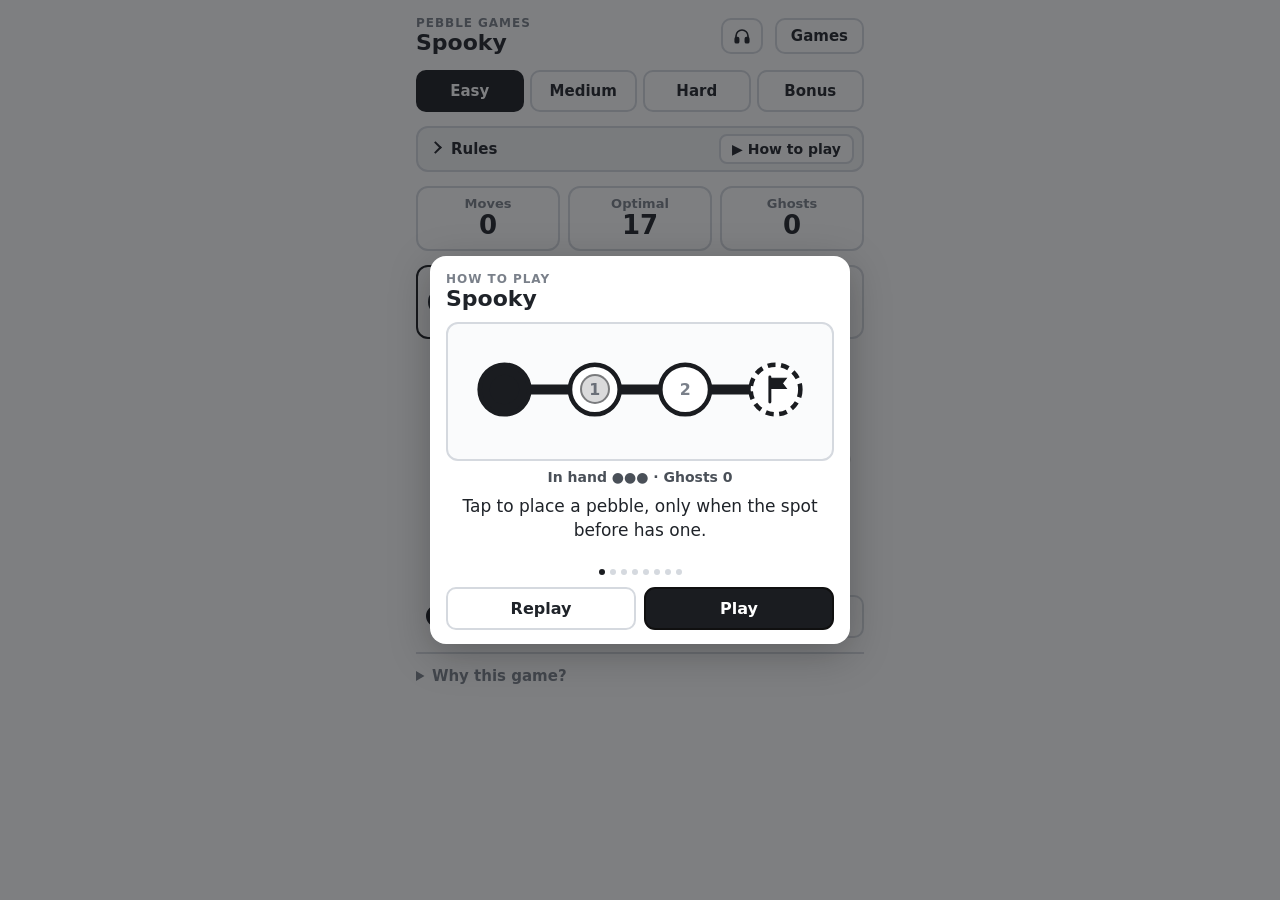
<file: spooky/index.html>
<!doctype html>
<html lang="en">
<head>
<meta charset="utf-8">
<meta name="viewport" content="width=device-width, initial-scale=1, maximum-scale=1, user-scalable=no">
<title>Pebble Game: Spooky</title>
<meta name="description" content="Turn pebbles into ghosts to free memory, then clear every ghost. The quantum twist on reversible pebbling.">
<meta property="og:type" content="website">
<meta property="og:site_name" content="Pebble Games">
<meta property="og:title" content="Pebble Game: Spooky">
<meta property="og:description" content="Turn pebbles into ghosts to free memory, then clear every ghost. The quantum twist on reversible pebbling.">
<meta property="og:url" content="https://mcthumann.github.io/pebble_web_game/spooky/">
<meta property="og:image" content="https://mcthumann.github.io/pebble_web_game/og.png">
<meta property="og:image:width" content="1200">
<meta property="og:image:height" content="630">
<meta property="og:image:alt" content="Pebble Games: puzzles about memory, time and energy">
<meta name="twitter:card" content="summary_large_image">
<style>
  :root {
    --ink: #1F2329; --muted: #7A808A; --faint: #D5D9DF;
    --pebble: #1A1C20; --red: #E31A1C; --green: #009E73; --warn: #D55E00;
    --ghost: #7A5CC4; --ghost-bg: #EFEAFB;
  }
  * { box-sizing: border-box; -webkit-tap-highlight-color: transparent; }
  html, body { margin: 0; height: 100%; overscroll-behavior: none; }
  body {
    background: #fff; color: var(--ink);
    font-family: "Segoe UI", system-ui, -apple-system, Roboto, sans-serif;
    touch-action: manipulation; user-select: none; -webkit-user-select: none;
    -webkit-touch-callout: none;
  }
  main {
    max-width: 480px; min-height: 100%; margin: 0 auto; padding: 20px 16px 24px;
    display: flex; flex-direction: column; gap: 14px;
  }
  button {
    font: inherit; font-size: 16px; font-weight: 600; padding: 10px 18px;
    background: #fff; color: var(--ink); border: 2px solid var(--faint); border-radius: 10px;
  }


  #levels { display: flex; gap: 8px; }
  #levels button { flex: 1; padding: 10px 0; }
  #levels button.sel { background: var(--pebble); border-color: var(--pebble); color: #fff; }

  #info {
    margin: 0; list-style: none;
    background: #F4F5F7; border: 2px solid var(--faint); border-radius: 12px;
    padding: 12px 14px; font-size: 16px; line-height: 1.35;
  }
  #info li { position: relative; padding-left: 18px; }
  #info li + li { margin-top: 7px; }
  #info li::before {
    content: ""; position: absolute; left: 2px; top: .5em;
    width: 7px; height: 7px; border-radius: 50%; background: var(--pebble);
  }
  #info .g { color: var(--ghost); font-weight: 700; }

  #stats { display: flex; gap: 8px; }
  .stat {
    flex: 1; text-align: center; padding: 8px 4px;
    border: 2px solid var(--faint); border-radius: 12px;
  }
  .stat span { display: block; font-size: 13px; font-weight: 600; color: var(--muted); }
  .stat b { display: block; font-size: 26px; line-height: 1.15; font-variant-numeric: tabular-nums; }
  #movesBox.past { border-color: var(--warn); }
  #movesBox.past b { color: var(--warn); }
  #ghostBox.some { border-color: var(--ghost); background: var(--ghost-bg); }
  #ghostBox.some b, #ghostBox.some span { color: var(--ghost); }

  #goal { display: flex; gap: 8px; margin: 0 0 6px; padding: 0; list-style: none; }
  #goal li {
    flex: 1; display: flex; align-items: center; gap: 8px; padding: 8px 10px;
    border: 2px solid var(--faint); border-radius: 12px;
    font-size: 15px; font-weight: 600; line-height: 1.2; color: var(--muted);
  }
  #goal li::before {
    content: attr(data-n); flex: none; width: 24px; height: 24px; border-radius: 50%;
    display: grid; place-items: center; font-size: 14px;
    border: 2px solid currentColor;
  }
  #goal li.now { color: var(--ink); border-color: var(--pebble); }
  #goal li.ok { color: var(--green); border-color: var(--green); }
  #goal li.ok::before { content: "\2713"; background: var(--green); border-color: var(--green); color: #fff; }
  #goal li.urgent { background: var(--pebble); border-color: var(--pebble); color: #fff; }

  #result { display: none; text-align: center; color: #fff; }
  #result h1 { margin: 0; font-size: 56px; line-height: 1.1; }
  #result p { margin: 4px 0 0; font-size: 22px; }
  #result #time { font-size: 36px; font-weight: 700; font-variant-numeric: tabular-nums; }

  #board { display: block; width: 100%; height: auto; }
  #track { fill: none; stroke: var(--pebble); stroke-width: 9; stroke-linecap: round; }
  .node { cursor: pointer; touch-action: none; }
  .node .hit { fill: transparent; }
  .node .ring { fill: #fff; stroke: var(--pebble); stroke-width: 4; }
  .node .dot { fill: var(--pebble); display: none; }
  .node .spook { display: none; }
  .node.on .dot { display: block; }
  .node.on .flag, .node.ghost .flag { display: none; }
  .node.goal .ring { stroke-dasharray: 7 5; }
  .node.fixed .ring { fill: var(--pebble); }
  /* A ghost: the pebble is free again, but the spot is haunted until cleared. */
  .node.ghost .ring { fill: var(--ghost-bg); stroke: var(--ghost); stroke-dasharray: 6 4; }
  .node.ghost .spook { display: block; }
  .node .spook path { fill: var(--ghost); }
  .node .spook circle { fill: #fff; }
  .node.bad .ring { fill: var(--red); stroke: var(--red); }
  .node.bad .spook { display: none; }
  .node text { font-size: 15px; font-weight: 650; fill: var(--muted); text-anchor: middle; }
  .node.bad text { fill: var(--red); }
  .node.ghost text { fill: var(--ghost); }
  /* Flag reached: whatever still has to be cleared pulses. */
  .node.tidy .ring { animation: tidy 1.1s ease-in-out infinite; }
  .node.tidy.on .ring { stroke: var(--warn); }
  .node.tidy.on text { fill: var(--warn); }
  @keyframes tidy { 50% { stroke-width: 8; } }
  /* Holding a pebble: a purple ring traces the spot's outline until it turns
     into a ghost. It waits 120 ms so quick taps don't flicker; 120 + 330 = HOLD_MS. */
  .node .hold {
    fill: none; stroke: var(--ghost); stroke-width: 7; stroke-linecap: round;
    stroke-dasharray: 100; stroke-dashoffset: 100; opacity: 0; pointer-events: none;
  }
  .node.holding .hold { animation: holdfill 330ms linear 120ms forwards; }
  @keyframes holdfill { from { opacity: 1; stroke-dashoffset: 100; } to { opacity: 1; stroke-dashoffset: 0; } }

  #bar { display: flex; align-items: center; justify-content: space-between; }
  #hand { display: flex; align-items: center; gap: 8px; padding: 6px 10px; border-radius: 10px; font-size: 16px; }
  #hand.bad { background: var(--red); color: #fff; }
  #hand i {
    width: 22px; height: 22px; border-radius: 50%;
    background: var(--pebble); border: 2px solid var(--pebble);
  }
  #hand i.used { background: transparent; border-color: var(--faint); }

  body.won { background: var(--green); }
  body.won #info, body.won #stats, body.won #goal { display: none; }
  body.won #result { display: block; }
  body.won #hand { color: #fff; }
  body.won .node text { fill: #fff; }
  body.won button { border-color: #fff; }
  body.won #levels button.sel { border-color: var(--pebble); }
  /* Stars, sharing and feel (the same block on every game page). */
  #levels .mark { margin-left: 5px; font-size: 14px; }
  #levels .mark.star { color: #E0A800; }
  #levels .mark.done { color: #E0A800; }
  main #best { margin-top: 6px; font-size: 17px; font-weight: 650; }
  main #share {
    margin-top: 12px; padding: 7px 22px; font-size: 15px;
    background: transparent; color: #fff; border: 2px solid #fff; border-radius: 10px;
  }
  body.lost #share, body.lost #best { display: none; }
  .confetti { position: fixed; inset: 0; width: 100%; height: 100%; pointer-events: none; z-index: 10; }
  @media (prefers-reduced-motion: no-preference) {
    @keyframes pop { 0% { transform: scale(.3); } 65% { transform: scale(1.15); } 100% { transform: scale(1); } }
    .node.on .dot, .node.ghost .spook { transform-box: fill-box; transform-origin: center; animation: pop .22s ease-out; }
  }
  /* "Why this game?": one line on why it matters, folded away by default. */
  #about { border-top: 2px solid var(--faint); padding-top: 12px; font-size: 15px; line-height: 1.45; user-select: text; -webkit-user-select: text; }
  #about summary { font-weight: 600; color: var(--muted); cursor: pointer; }
  #about p { margin: 8px 0 0; }
  #about .refs { font-size: 14px; color: var(--muted); }
  #about a { color: inherit; }
  body.won #about, body.done #about { display: none; }
  /* Header: the game's name and one way out to the list of all games. */
  #head { display: flex; align-items: center; justify-content: space-between; gap: 12px; margin-top: -4px; }
  #head .kicker { display: block; font-size: 12px; font-weight: 700; letter-spacing: .08em; text-transform: uppercase; color: var(--muted); }
  #head h1 { margin: 0; font-size: 22px; line-height: 1.2; color: var(--ink); }
  #head a {
    flex: none; padding: 7px 14px; font-size: 15px; font-weight: 650; text-decoration: none;
    color: var(--ink); border: 2px solid var(--faint); border-radius: 10px;
  }
  body.won #head .kicker, body.done #head .kicker { color: rgba(255,255,255,.8); }
  body.won #head h1, body.done #head h1 { color: #fff; }
  body.won #head a, body.done #head a { color: #fff; border-color: #fff; }
  /* Finish screen: share the result, or move on to the next game. */
  main .actions { display: flex; justify-content: center; gap: 10px; margin-top: 12px; }
  main .actions #share { margin-top: 0; }
  main #next {
    padding: 7px 18px; font-size: 15px; font-weight: 650; text-decoration: none;
    background: #fff; color: var(--green); border: 2px solid #fff; border-radius: 10px;
  }
  body.lost #next { display: none; }
</style>
<link rel="stylesheet" href="../shared/intro.css?v=5">
</head>
<body>
<main>
  <header id="head">
    <div><span class="kicker">Pebble Games</span><h1>Spooky</h1></div>
    <button class="beats-toggle" id="beats" type="button"></button>
    <a href="../games/">Games</a>
  </header>
  <div id="levels">
    <button type="button" data-p="3" data-n="5" data-opt="17" data-row="4">Easy</button>
    <button type="button" data-p="3" data-n="7" data-opt="39" data-row="4">Medium</button>
    <button type="button" data-p="4" data-n="13" data-opt="63" data-row="5">Hard</button>
    <button type="button" data-daily>Bonus</button>
  </div>
  <ul id="info">
    <li>A tap places or removes a pebble, only when the spot before has a pebble.</li>
    <li><b>Hold</b> a pebble to turn it into a <span class="g">ghost</span>. That frees the pebble, on any spot.</li>
    <li>To clear a ghost, tap it to pebble it again, then remove that pebble.</li>
    <li><b>Goal:</b> both steps below, in as few moves as you can.</li>
  </ul>
  <div id="stats">
    <div class="stat" id="movesBox"><span>Moves</span><b id="moves"></b></div>
    <div class="stat"><span>Optimal</span><b id="opt"></b></div>
    <div class="stat" id="ghostBox"><span>Ghosts</span><b id="ghosts"></b></div>
  </div>
  <ol id="goal">
    <li id="g1" data-n="1">Reach the flag</li>
    <li id="g2" data-n="2" aria-live="polite"></li>
  </ol>
  <div id="result"><h1 id="verdict"></h1><p id="time"></p><p id="summary"></p><p id="best"></p><div class="actions"><button id="share" type="button">Share</button><a id="next" href="../dag/">Next: DAG &rarr;</a></div></div>
  <svg id="board" role="group" aria-label="Pebble line"></svg>
  <div id="bar">
    <div id="hand"></div>
    <button id="reset" type="button">Reset</button>
  </div>
  <details id="about">
    <summary>Why this game?</summary>
    <p>A quantum computer can measure a qubit away instead of uncomputing it, leaving a phase to fix later. That trades qubits for time.</p>
    <p class="refs">Gidney, <a href="https://algassert.com/post/1905">blog post</a>, 2019 · Kornerup, Sadun &amp; Soloveichik, <i>Quantum</i> 2025, <a href="https://arxiv.org/abs/2110.08973">arXiv:2110.08973</a></p>
    <p class="refs"><a href="../games/">All games</a></p>
  </details>
</main>
<script src="../shared/dailies.js?v=4"></script>
<script src="../shared/progress.js?v=4"></script>
<script src="../shared/daily-mode.js?v=5"></script>
<script src="../shared/beats.js?v=7"></script>
<script>
  // Spooky pebble game on a line (Gidney; Kornerup, Sadun and Soloveichik).
  // Each spot is empty, pebbled or a ghost. A tap places or removes a pebble on
  // a spot whose predecessor is pebbled; tapping a ghost there pebbles it again.
  // A hold turns any pebble into a ghost, freeing it. The game ends when the
  // flag is pebbled and every other spot is empty, ghosts included. Every tap
  // and every hold is one move.
  // Levels need ghosts: P pebbles can only reach spot 2^(P-1) reversibly with a
  // clean finish, so 3 pebbles cannot reach 5 or 7 and 4 cannot reach 13
  // without them. data-opt is the fewest moves, by breadth-first search:
  // Easy 17 (2 ghosts), Medium 39 (9), Hard 63 (13).
  const HOLD_MS = 450;
  const X0 = 40, SPAN = 225, Y0 = 40, DY = 84;
  const SVG = 'http://www.w3.org/2000/svg';
  const EMPTY = 0, PEBBLE = 1, GHOST = 2;
  const $ = id => document.getElementById(id);
  const board = $('board'), hand = $('hand');
  const levelButtons = [...document.querySelectorAll('#levels button')];

  // ---------- Stars, feel and sharing (the same block on every game page) ----------
  // Progress is kept in this browser only: for each level, the best score and
  // that level's optimum, so a star means best <= optimum (lower is better).
  const KIT = { game: 'spooky', title: 'Spooky', unit: 'moves', path: 'spooky/' };
  const kit = (() => {
    const KEY = 'pebble-games-v1', BASE = 'https://mcthumann.github.io/pebble_web_game/';
    const calm = matchMedia('(prefers-reduced-motion: reduce)').matches;
    const el = id => document.getElementById(id);
    let data = {}, shareText = '', lastBuzz = 0;
    try { data = JSON.parse(localStorage.getItem(KEY)) || {}; } catch (e) {}
    const save = () => { try { localStorage.setItem(KEY, JSON.stringify(data)); } catch (e) {} };
    const starred = r => !!r && r.best <= r.opt;

    // Level buttons get an outline star once finished and a filled star once
    // finished optimally, so the goal is to fill every star.
    // (The games list page reads the same saved progress to show stars per game.)
    function marks() {
      document.querySelectorAll('#levels button:not([data-daily])').forEach(b => {
        const r = (data[KIT.game] || {})[b.dataset.name];
        b.innerHTML = b.dataset.name + (!r ? '' : starred(r)
          ? '<span class="mark star" aria-label="optimal">★</span>'
          : '<span class="mark done" aria-label="finished">☆</span>');
      });
    }

    function buzz(pattern) {
      const now = performance.now();
      if (now - lastBuzz < 120) return;
      lastBuzz = now;
      try { if (navigator.vibrate) navigator.vibrate(pattern || 30); } catch (e) {}
    }

    // A short, light confetti burst, only for optimal finishes.
    function confetti() {
      if (calm) return;
      const c = document.createElement('canvas'), ctx = c.getContext('2d'), dpr = window.devicePixelRatio || 1;
      const W = innerWidth, H = innerHeight;
      c.className = 'confetti'; c.width = W * dpr; c.height = H * dpr;
      document.body.appendChild(c); ctx.scale(dpr, dpr);
      const colors = ['#FFFFFF', '#F5C542', '#FFE8A3', '#BFF0DD'];
      const bits = Array.from({ length: 70 }, () => ({
        x: W / 2 + (Math.random() - .5) * 140, y: H * .26,
        vx: (Math.random() - .5) * 9, vy: -3 - Math.random() * 8,
        a: Math.random() * 6.3, va: (Math.random() - .5) * .3,
        w: 5 + Math.random() * 4, h: 8 + Math.random() * 6,
        c: colors[Math.floor(Math.random() * colors.length)],
      }));
      const t0 = performance.now();
      (function frame(t) {
        const age = (t - t0) / 1600;
        ctx.clearRect(0, 0, W, H);
        if (age >= 1) { c.remove(); return; }
        ctx.globalAlpha = Math.min(1, (1 - age) * 2.5);
        for (const b of bits) {
          b.vy += .28; b.vx *= .99; b.x += b.vx; b.y += b.vy; b.a += b.va;
          ctx.save(); ctx.translate(b.x, b.y); ctx.rotate(b.a);
          ctx.fillStyle = b.c; ctx.fillRect(-b.w / 2, -b.h / 2, b.w, b.h); ctx.restore();
        }
        requestAnimationFrame(frame);
      })(t0);
    }

    // A finished run: save it, note a new star or best, celebrate, and get the
    // share line ready. Pass { record: false } for levels that should not count.
    function finish(level, score, opt, time, opts = {}) {
      const optimal = score <= opt;
      let line = '';
      if (opts.record !== false) {
        const g = data[KIT.game] = data[KIT.game] || {};
        const old = g[level];
        g[level] = { best: old ? Math.min(old.best, score) : score, opt };
        save();
        marks();
        if (optimal && !starred(old)) line = 'New star ★';
        else if (!optimal && !old) line = '☆ earned · match the optimum to fill it';
        else if (!optimal && score < old.best) line = 'New best';
        else if (!optimal && old) line = 'Your best: ' + (KIT.unit === 'cost' ? 'cost ' : '') + old.best;
      }
      el('best').textContent = line;
      const amount = KIT.unit === 'cost' ? 'cost ' + score : score + ' ' + KIT.unit;
      shareText = (optimal ? '★ ' : '') + 'Pebble Game · ' + KIT.title + ' ' + level + ' · ' + amount +
        (optimal ? ', optimal' : ' (optimal ' + opt + ')') + ' in ' + time + '\n' + (opts.url || BASE + KIT.path);
      el('share').textContent = 'Share';
      nextLabel();
      buzz(optimal ? [15, 60, 15, 60, 30] : 25);
      if (optimal) setTimeout(confetti, 60);
    }

    function clear() { const b = el('best'); if (b) b.textContent = ''; }

    // Next climbs this game's levels first (Easy, Medium, Hard), then moves on
    // to the next game. gameNext keeps the label written in the page for that.
    let gameNext = '';
    function nextLevelButton() {
      const buttons = [...document.querySelectorAll('#levels button')];
      const i = buttons.findIndex(b => b.classList.contains('sel'));
      return i >= 0 && i < buttons.length - 1 ? buttons[i + 1] : null;
    }
    function nextLabel() {
      const b = nextLevelButton();
      el('next').textContent = b ? 'Next: ' + b.dataset.name + ' \u2192' : gameNext;
    }

    // Phones get the share sheet; elsewhere the line is copied.
    async function share() {
      const btn = el('share');
      try {
        if (navigator.share && matchMedia('(pointer: coarse)').matches) { await navigator.share({ text: shareText }); return; }
        await navigator.clipboard.writeText(shareText);
        btn.textContent = 'Copied';
      } catch (e) {
        if (e && e.name === 'AbortError') return;
        const t = document.createElement('textarea');
        t.value = shareText; document.body.appendChild(t); t.select();
        let ok = false; try { ok = document.execCommand('copy'); } catch (e2) {}
        t.remove();
        btn.textContent = ok ? 'Copied' : 'Copy failed';
      }
      setTimeout(() => { btn.textContent = 'Share'; }, 1600);
    }

    function init() {
      document.querySelectorAll('#levels button').forEach(b => { b.dataset.name = b.textContent.trim(); });
      el('share').addEventListener('click', share);
      gameNext = el('next').textContent;
      el('next').addEventListener('click', e => {
        const b = nextLevelButton();
        if (b) { e.preventDefault(); b.click(); }
      });
      marks();
    }
    return { init, finish, clear, buzz, text: () => shareText };
  })();

  let P, N, OPT, levelName, PER_ROW, DX, R;
  let state, moves, won, nodes, startedAt, solveMs;
  let holdTimer = null, holdNode = null, suppressClick = false;

  // Spots 0..N snake along one line: rows alternate left-to-right and right-to-left.
  // Spot 0 is permanently pebbled and does not use one of the player's pebbles.
  function build() {
    const rows = Math.ceil((N + 1) / PER_ROW);
    const xOf = i => { const r = Math.floor(i / PER_ROW), k = i % PER_ROW; return X0 + DX * (r % 2 ? PER_ROW - 1 - k : k); };
    let d = 'M' + X0 + ' ' + Y0;
    for (let r = 0; r < rows; r++) {
      d += 'H' + xOf(Math.min(N, PER_ROW * r + PER_ROW - 1));
      if (r < rows - 1) d += 'A' + DY / 2 + ' ' + DY / 2 + ' 0 0 ' + (r % 2 ? 0 : 1) + ' ' +
                             xOf(PER_ROW * (r + 1)) + ' ' + (Y0 + DY * (r + 1));
    }
    board.setAttribute('viewBox', '-18 6 340 ' + rows * DY);
    board.innerHTML = '<path id="track" d="' + d + '"/>';
    nodes = [];
    for (let i = 0; i <= N; i++) {
      const x = xOf(i), y = Y0 + DY * Math.floor(i / PER_ROW);
      const g = document.createElementNS(SVG, 'g');
      g.setAttribute('class', i === 0 ? 'node fixed' : i === N ? 'node goal' : 'node');
      g.setAttribute('role', 'button');
      g.setAttribute('aria-label', 'Spot ' + i);
      g.innerHTML =
        '<rect class="hit" x="' + (x - DX / 2) + '" y="' + (y - 30) + '" width="' + DX + '" height="76"/>' +
        '<circle class="ring" cx="' + x + '" cy="' + y + '" r="' + R + '"/>' +
        (i === N
          ? '<g class="flag" transform="translate(' + (x - 7) + ' ' + (y - 12) + ')">' +
            '<path d="M2 1v22" stroke="#1F2329" stroke-width="2.6" stroke-linecap="round" fill="none"/>' +
            '<path d="M3.5 2h13l-3.5 4.5 3.5 4.5h-13z" fill="#1F2329"/></g>'
          : '') +
        '<circle class="dot" cx="' + x + '" cy="' + y + '" r="' + (R - 9) + '"/>' +
        '<g class="spook" transform="translate(' + x + ' ' + (y + 1) + ')">' +
          '<path d="M-8 9V-1a8 8 0 0 1 16 0V9l-2.7-2.4-2.6 2.4-2.7-2.4-2.7 2.4-2.6-2.4z"/>' +
          '<circle cx="-3" cy="-1" r="1.8"/><circle cx="3" cy="-1" r="1.8"/></g>' +
        '<circle class="hold" cx="' + x + '" cy="' + y + '" r="' + R + '" pathLength="100" transform="rotate(-90 ' + x + ' ' + y + ')"/>' +
        '<text x="' + x + '" y="' + (y + R + 19) + '">' + i + '</text>';
      g.addEventListener('pointerdown', () => press(i));
      for (const ev of ['pointerup', 'pointerleave', 'pointercancel']) g.addEventListener(ev, release);
      g.addEventListener('click', () => { if (suppressClick) { suppressClick = false; return; } tap(i); });
      board.appendChild(g);
      nodes.push(g);
    }
  }

  function count(v) { let c = 0; for (let i = 1; i <= N; i++) if (state[i] === v) c++; return c; }
  function inHand() { return P - count(PEBBLE); }
  // What still has to be cleared besides the flag's pebble.
  function strayPebbles() { let c = 0; for (let i = 1; i < N; i++) if (state[i] === PEBBLE) c++; return c; }

  function flash(el) {
    kit.buzz();
    el.classList.add('bad');
    clearTimeout(el.badTimer);
    el.badTimer = setTimeout(() => el.classList.remove('bad'), 450);
  }

  function step(kind) {
    if (moves === 0) startedAt = performance.now();
    moves++;
    if (state[N] === PEBBLE && strayPebbles() === 0 && count(GHOST) === 0) {
      won = true; solveMs = performance.now() - startedAt;
      kit.finish(levelName, moves, OPT, clock(solveMs), daily.opts()); daily.done(moves, OPT, solveMs);
      sound('win');
    } else sound(kind);
    render();
  }

  // Tell the game music (shared/beats.js) what just happened, so it can follow play.
  function sound(type) { PebbleBeats.cue(type, state ? Math.max(state.lastIndexOf(PEBBLE), state.lastIndexOf(GHOST)) / N : 0); }

  // Tap: the reversible move. Pebbling a ghost brings the pebble back.
  function tap(i) {
    if (won) return;
    if (i === 0 || state[i - 1] !== PEBBLE) { sound('bad'); flash(nodes[i]); return; }
    if (state[i] !== PEBBLE && inHand() === 0) { sound('bad'); flash(nodes[i]); flash(hand); return; }
    state[i] = state[i] === PEBBLE ? EMPTY : PEBBLE;
    step(state[i] === PEBBLE ? (i === N ? 'flag' : 'place') : 'remove');
  }

  // Hold: turn a pebble into a ghost, from anywhere.
  function press(i) {
    suppressClick = false;
    release();
    if (won || i === 0 || state[i] !== PEBBLE) return;
    holdNode = nodes[i];
    holdNode.classList.add('holding');
    holdTimer = setTimeout(() => {
      endHold();
      suppressClick = true;
      state[i] = GHOST;
      step('erase');
    }, HOLD_MS);
  }
  function release() { clearTimeout(holdTimer); endHold(); }
  function endHold() { if (holdNode) holdNode.classList.remove('holding'); holdNode = null; }

  function clock(ms) {
    const t = Math.round(ms / 100), m = Math.floor(t / 600), sec = ((t % 600) / 10).toFixed(1);
    return m ? m + ':' + sec.padStart(4, '0') : sec + ' s';
  }

  function plural(n, word) { return n + ' ' + word + (n === 1 ? '' : 's'); }

  function render() {
    const flagged = state[N] === PEBBLE, ghosts = count(GHOST), extra = strayPebbles();
    for (let i = 1; i <= N; i++) {
      nodes[i].classList.toggle('on', state[i] === PEBBLE);
      nodes[i].classList.toggle('ghost', state[i] === GHOST);
      nodes[i].classList.toggle('tidy', flagged && i < N && state[i] !== EMPTY);
    }
    const held = inHand();
    let dots = '';
    for (let k = 0; k < P; k++) dots += '<i class="' + (k < held ? '' : 'used') + '"></i>';
    hand.innerHTML = dots + '<span>' + held + ' in hand</span>';

    $('moves').textContent = moves;
    $('movesBox').classList.toggle('past', moves > OPT);
    $('ghosts').textContent = ghosts;
    $('ghostBox').classList.toggle('some', ghosts > 0);

    const left = [extra ? plural(extra, 'pebble') : '', ghosts ? plural(ghosts, 'ghost') : ''].filter(Boolean).join(' and ');
    $('g1').className = flagged ? 'ok' : 'now';
    $('g2').className = flagged ? 'urgent' : '';
    $('g2').textContent = flagged ? 'Now clear ' + (left || 'nothing') : 'Then clear every other pebble and ghost';

    document.body.classList.toggle('won', won);
    if (won) {
      $('verdict').textContent = moves === OPT ? 'Optimal!' : 'Solved';
      $('time').textContent = clock(solveMs);
      $('summary').textContent = levelName + ' · ' + moves + ' moves · optimal ' + OPT;
    }
  }

  function reset() {
    kit.clear();
    release();
    state = new Array(N + 1).fill(EMPTY);
    state[0] = PEBBLE;
    moves = 0;
    won = false;
    render();
    sound('start');
  }

  function setLevel(btn) {
    daily.chose(btn);
    P = Number(btn.dataset.p);
    N = Number(btn.dataset.n);
    OPT = Number(btn.dataset.opt);
    PER_ROW = Number(btn.dataset.row);
    DX = SPAN / (PER_ROW - 1);
    R = Math.min(23, DX / 2 - 6);
    levelName = btn.dataset.name;
    levelButtons.forEach(b => b.classList.toggle('sel', b === btn));
    $('opt').textContent = OPT;
    build();
    reset();
  }

  // A press that starts on the board must never count as a Reset or level tap:
  // the winning move swaps the rules for the result and shifts the page under the finger.
  let pressOnBoard = false;
  document.addEventListener('pointerdown', e => { pressOnBoard = board.contains(e.target); }, true);
  const buttonTap = fn => e => { if (pressOnBoard && e.detail !== 0) return; fn(); };

  levelButtons.forEach(b => b.addEventListener('click', buttonTap(() => setLevel(b))));
  $('reset').addEventListener('click', buttonTap(reset));
  board.addEventListener('contextmenu', e => e.preventDefault());
  kit.init();
  // Today's bonus challenge is the last level button (shared/daily-mode.js).
  const daily = PebbleDaily.attach('spooky', 'spooky/');
  PebbleBeats.toggleButton(document.getElementById('beats'));
  setLevel(daily.wanted() ? daily.button : levelButtons[0]);
  // A link ending in #about opens the "Why this game?" note and scrolls to it.
  function openAbout() {
    if (location.hash !== '#about') return;
    const a = document.getElementById('about');
    a.open = true;
    a.scrollIntoView({ block: 'start' });
  }
  window.addEventListener('hashchange', openAbout);
  openAbout();
</script>
<script src="../shared/intro.js?v=6" data-game="spooky"></script>
</body>
</html>
</file>
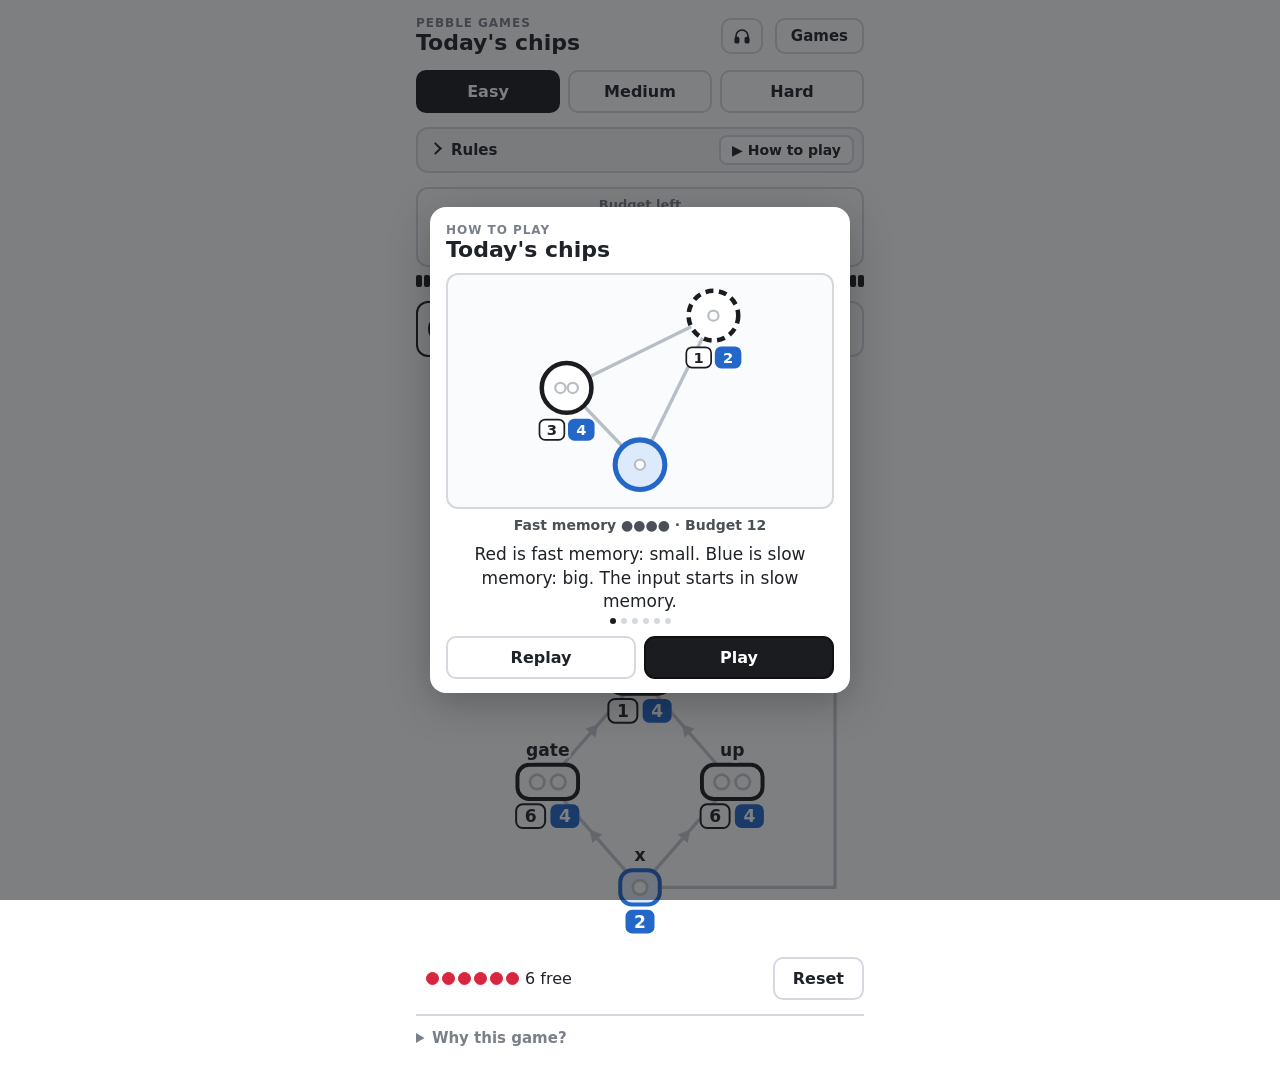
<file: today/index.html>
<!doctype html>
<html lang="en">
<head>
<meta charset="utf-8">
<meta name="viewport" content="width=device-width, initial-scale=1, maximum-scale=1, user-scalable=no">
<title>Pebble Game: Today's chips</title>
<meta name="description" content="Run real AI inference steps on today's chips: keep values in fast memory, move them, or recompute them, and beat an unfused chip.">
<meta property="og:type" content="website">
<meta property="og:site_name" content="Pebble Games">
<meta property="og:title" content="Pebble Game: Today's chips">
<meta property="og:description" content="Run real AI inference steps on today's chips: keep values in fast memory, move them, or recompute them, and beat an unfused chip.">
<meta property="og:url" content="https://mcthumann.github.io/pebble_web_game/today/">
<meta property="og:image" content="https://mcthumann.github.io/pebble_web_game/og.png">
<meta property="og:image:width" content="1200">
<meta property="og:image:height" content="630">
<meta property="og:image:alt" content="Pebble Games: puzzles about memory, time and energy">
<meta name="twitter:card" content="summary_large_image">
<style>  :root {
    --ink: #1F2329; --muted: #7A808A; --faint: #D5D9DF;
    --pebble: #1A1C20; --red: #E31A1C; --green: #009E73; --erase: #D55E00; --low: #F2B705; --fastc: #D7263D; --slowc: #2367C9; --slowbg: #DDEAFB;
  }
  * { box-sizing: border-box; -webkit-tap-highlight-color: transparent; }
  html, body { margin: 0; height: 100%; overscroll-behavior: none; }
  body {
    background: #fff; color: var(--ink);
    font-family: "Segoe UI", system-ui, -apple-system, Roboto, sans-serif;
    touch-action: manipulation; user-select: none; -webkit-user-select: none;
    -webkit-touch-callout: none;
  }
  main {
    max-width: 480px; min-height: 100%; margin: 0 auto; padding: 20px 16px 24px;
    display: flex; flex-direction: column; gap: 14px;
  }
  button {
    font: inherit; font-size: 16px; font-weight: 600; padding: 10px 18px;
    background: #fff; color: var(--ink); border: 2px solid var(--faint); border-radius: 10px;
  }


  #levels { display: flex; gap: 8px; }
  #levels button { flex: 1; padding: 10px 0; }
  #levels button.sel { background: var(--pebble); border-color: var(--pebble); color: #fff; }

  #info {
    margin: 0; list-style: none;
    background: #F4F5F7; border: 2px solid var(--faint); border-radius: 12px;
    padding: 12px 14px; font-size: 16px; line-height: 1.35;
  }
  #info li { position: relative; padding-left: 18px; }
  #info li + li { margin-top: 7px; }
  #info li::before {
    content: ""; position: absolute; left: 2px; top: .5em;
    width: 7px; height: 7px; border-radius: 50%; background: var(--pebble);
  }
  #info .price {
    display: inline-block; margin: 0 2px; padding: 0 7px; border-radius: 6px;
    background: #fff; border: 1.5px solid var(--pebble);
    font-size: 13px; font-weight: 700; color: var(--ink); white-space: nowrap;
  }
  #info .price.e { background: var(--erase); border-color: var(--erase); color: #fff; }

  #stats { display: flex; gap: 8px; }
  .stat {
    flex: 1; text-align: center; padding: 8px 4px;
    border: 2px solid var(--faint); border-radius: 12px;
  }
  .stat span { display: block; font-size: 13px; font-weight: 600; color: var(--muted); }
  .stat b { display: block; font-size: 26px; line-height: 1.15; font-variant-numeric: tabular-nums; }
  #budgetBox { flex: 1; position: relative; transition: background .2s, border-color .2s; }
  #budgetBox.low { background: var(--low); border-color: var(--low); }
  #budgetBox.low span { color: var(--ink); }
  #budgetBox.bad { background: var(--red); border-color: var(--red); }
  #budgetBox.bad span, #budgetBox.bad b { color: #fff; }
  /* The amount just spent pops up beside the number, then fades. */
  #delta {
    position: absolute; top: 22px; left: calc(50% + 30px);
    font-size: 17px; font-weight: 700; color: var(--erase); opacity: 0;
  }
  #budgetBox.low #delta { color: var(--ink); }
  #delta.show { animation: spent .9s ease-out; }
  @keyframes spent { 0% { opacity: 1; transform: none; } 60% { opacity: 1; } 100% { opacity: 0; transform: translateY(-10px); } }

  /* One segment per unit of budget; they empty from the right as it is spent. */
  #meter { display: flex; gap: 2px; height: 12px; margin-top: 8px; }
  #meter i { flex: 1; border-radius: 2px; background: var(--pebble); transition: background .25s; }
  #meter.low i { background: var(--low); }
  #meter i.spent { background: var(--faint); }

  #goal { display: flex; gap: 8px; margin: 0 0 14px; padding: 0; list-style: none; }
  #goal li {
    flex: 1; display: flex; align-items: center; gap: 8px; padding: 8px 10px;
    border: 2px solid var(--faint); border-radius: 12px;
    font-size: 15px; font-weight: 600; line-height: 1.2; color: var(--muted);
  }
  #goal li::before {
    content: attr(data-n); flex: none; width: 24px; height: 24px; border-radius: 50%;
    display: grid; place-items: center; font-size: 14px;
    border: 2px solid currentColor;
  }
  #goal li.now { color: var(--ink); border-color: var(--pebble); }
  #goal li.ok { color: var(--green); border-color: var(--green); }
  #goal li.ok::before { content: "\2713"; background: var(--green); border-color: var(--green); color: #fff; }
  #goal li.urgent { background: var(--pebble); border-color: var(--pebble); color: #fff; }

  #result { display: none; text-align: center; color: #fff; margin-bottom: 14px; }
  #result h1 { margin: 0; font-size: 56px; line-height: 1.1; }
  #result p { margin: 4px 0 0; font-size: 22px; }
  #result #time { font-size: 40px; font-weight: 700; font-variant-numeric: tabular-nums; }

  #kernel { margin: -4px 0 0; font-size: 15px; font-weight: 600; color: var(--muted); text-align: center; }
  #board { display: block; width: 100%; height: auto; }
  .edge { fill: none; stroke: #C4C9D0; stroke-width: 2.5; stroke-linejoin: round; transition: stroke .2s; }
  .edge.live { stroke: var(--pebble); }
  .arrow { fill: #C4C9D0; transition: fill .2s; }
  .arrow.live { fill: var(--pebble); }
  .node { cursor: pointer; touch-action: none; }
  .node .hit { fill: transparent; }
  .node .pit { fill: #fff; stroke: var(--pebble); stroke-width: 3; }
  .node .slot { fill: #fff; stroke: #C4C9D0; stroke-width: 2; }
  .node.on .slot { fill: var(--pebble); stroke: var(--pebble); }
  .node.goal .pit { stroke-dasharray: 6 4; }
  .node.on.goal .pit { stroke-dasharray: none; }
  .node.input .pit { fill: var(--pebble); }
  .node.input .slot { fill: #fff; stroke: #fff; }
  .node .lab { font-size: 13px; font-weight: 700; fill: var(--ink); text-anchor: middle;
               paint-order: stroke; stroke: #fff; stroke-width: 4px; stroke-linejoin: round; }
  .node.input .lab { fill: var(--muted); }
  .node .flag path { fill: var(--pebble); stroke: var(--pebble); }
  .node.erased .pit { fill: var(--erase); stroke: var(--erase); }
  .node.bad .pit { fill: var(--red); stroke: var(--red); }
  /* Holding a pebble: an orange outline traces the pit until the erase fires. */
  .node .hold {
    fill: none; stroke: var(--erase); stroke-width: 6; stroke-linecap: round;
    stroke-dasharray: 100; stroke-dashoffset: 100; opacity: 0; pointer-events: none;
  }
  .node.holding .hold { animation: holdfill 330ms linear 120ms forwards; }
  @keyframes holdfill { from { opacity: 1; stroke-dashoffset: 100; } to { opacity: 1; stroke-dashoffset: 0; } }
  .node text { font-weight: 700; text-anchor: middle; }
  /* Each node's two prices: compute or uncompute (outlined) and erase (orange). */
  .node .pc rect { fill: #fff; stroke: var(--pebble); stroke-width: 1.5; }
  .node .pc text { font-size: 13px; fill: var(--ink); }
  .node .pe rect { fill: var(--erase); }
  .node .pe text { font-size: 13px; fill: #fff; }
  /* Output computed: the values that still have to go pulse. */
  .node.tidy .pit { stroke: var(--erase); animation: tidy 1.1s ease-in-out infinite; }
  @keyframes tidy { 50% { stroke-width: 6; } }
  body.done .node.tidy .pit { stroke: #fff; animation: none; }
  body.done #board { background: #fff; border-radius: 12px; }

  #bar { display: flex; align-items: center; justify-content: space-between; }
  #hand { display: flex; align-items: center; gap: 8px; padding: 6px 10px; border-radius: 10px; font-size: 16px; }
  #hand.bad { background: var(--red); color: #fff; }
  #hand i {
    width: 22px; height: 22px; border-radius: 50%;
    background: var(--pebble); border: 2px solid var(--pebble);
  }
  #hand i.used { background: transparent; border-color: var(--faint); }

  body.done #info, body.done #budget, body.done #goal, body.done #kernel { display: none; }
  body.done #result { display: block; }
  body.done #hand { color: #fff; }
  body.done button { border-color: #fff; }
  body.done #levels button.sel { border-color: var(--pebble); }
  body.won { background: var(--green); }
  body.lost { background: var(--red); }
  /* Stars, sharing and feel (the same block on every game page). */
  #levels .mark { margin-left: 5px; font-size: 14px; }
  #levels .mark.star { color: #E0A800; }
  #levels .mark.done { color: #E0A800; }
  main #best { margin-top: 6px; font-size: 17px; font-weight: 650; }
  main #share {
    margin-top: 12px; padding: 7px 22px; font-size: 15px;
    background: transparent; color: #fff; border: 2px solid #fff; border-radius: 10px;
  }
  body.lost #share, body.lost #best { display: none; }
  .confetti { position: fixed; inset: 0; width: 100%; height: 100%; pointer-events: none; z-index: 10; }
  @media (prefers-reduced-motion: no-preference) {
    @keyframes pop { 0% { transform: scale(.3); } 65% { transform: scale(1.15); } 100% { transform: scale(1); } }
    .node.on.fresh .slot { transform-box: fill-box; transform-origin: center; animation: pop .22s ease-out; }
  }
  /* "Why this game?": one line on why it matters, folded away by default. */
  #about { border-top: 2px solid var(--faint); padding-top: 12px; font-size: 15px; line-height: 1.45; user-select: text; -webkit-user-select: text; }
  #about summary { font-weight: 600; color: var(--muted); cursor: pointer; }
  #about p { margin: 8px 0 0; }
  #about .refs { font-size: 14px; color: var(--muted); }
  #about a { color: inherit; }
  body.won #about, body.done #about { display: none; }
  /* Header: the game's name and one way out to the list of all games. */
  #head { display: flex; align-items: center; justify-content: space-between; gap: 12px; margin-top: -4px; }
  #head .kicker { display: block; font-size: 12px; font-weight: 700; letter-spacing: .08em; text-transform: uppercase; color: var(--muted); }
  #head h1 { margin: 0; font-size: 22px; line-height: 1.2; color: var(--ink); }
  #head a {
    flex: none; padding: 7px 14px; font-size: 15px; font-weight: 650; text-decoration: none;
    color: var(--ink); border: 2px solid var(--faint); border-radius: 10px;
  }
  body.won #head .kicker, body.done #head .kicker { color: rgba(255,255,255,.8); }
  body.won #head h1, body.done #head h1 { color: #fff; }
  body.won #head a, body.done #head a { color: #fff; border-color: #fff; }
  /* Finish screen: share the result, or move on to the next game. */
  main .actions { display: flex; justify-content: center; gap: 10px; margin-top: 12px; }
  main .actions #share { margin-top: 0; }
  main #next {
    padding: 7px 18px; font-size: 15px; font-weight: 650; text-decoration: none;
    background: #fff; color: var(--green); border: 2px solid #fff; border-radius: 10px;
  }
  body.lost #next { display: none; }

  #hw { display: flex; flex-wrap: wrap; align-items: center; gap: 4px 10px; padding: 8px 12px; border: 2px solid var(--faint); border-radius: 12px; }
  #hw label { font-size: 14px; font-weight: 650; }
  #hw input { flex: 1; min-width: 120px; accent-color: var(--pebble); }
  #hw .ends { width: 100%; display: flex; justify-content: space-between; font-size: 12px; font-weight: 600; color: var(--muted); }
  #hwNote { width: 100%; font-size: 13px; color: var(--muted); }
  body.done #hw { display: none; }
  #hand.mid i { width: 13px; height: 13px; border-width: 1.5px; }
  #hand.mid { gap: 3px; }
  #hand .mbar { width: 90px; height: 12px; border-radius: 3px; background: var(--faint); overflow: hidden; }
  #hand .mbar b { display: block; height: 100%; background: var(--pebble); transition: width .2s; }
  body.today #hand .mbar b { background: var(--fastc); }
  #hand span { white-space: nowrap; margin-left: 3px; }
  #meter.cont { background: var(--faint); border-radius: 3px; }
  #meter.cont b { display: block; height: 100%; border-radius: 3px; background: var(--pebble); transition: width .25s, background .25s; }
  #meter.cont.low b { background: var(--low); }
  .node .pio rect { fill: var(--slowc); }
  .node .pio text { font-size: 13px; fill: #fff; }
  #info .price.io { background: var(--slowc); border-color: var(--slowc); color: #fff; }
  #info .fastw { color: var(--fastc); font-weight: 700; }
  #info .sloww { color: var(--slowc); font-weight: 700; }
  .node.input .slot { fill: #fff; stroke: #C4C9D0; }
  .node.fast .slot { fill: var(--fastc); stroke: var(--fastc); }
  .node.slow .pit { fill: var(--slowbg); stroke: var(--slowc); }
  .node.slow.input .pit { fill: var(--slowbg); }
  .node.input .pit { fill: #fff; }
  .node.input .lab { fill: var(--ink); }
  .node.wrote .pit { fill: var(--slowc); stroke: var(--slowc); }
  body.today #hand i { background: var(--fastc); border-color: var(--fastc); }
  body.today #hand i.used { background: transparent; border-color: var(--faint); }
</style>
<link rel="stylesheet" href="../shared/intro.css?v=5">
</head>
<body class="today">
<main>
  <header id="head">
    <div><span class="kicker">Pebble Games</span><h1>Today's chips</h1></div>
    <button class="beats-toggle" id="beats" type="button"></button>
    <a href="../games/">Games</a>
  </header>
  <div id="levels">
    <button type="button" data-level="0">Easy</button>
    <button type="button" data-level="1">Medium</button>
    <button type="button" data-level="2">Hard</button>
  </div>
  <ul id="info">
    <li><span class="fastw">Fast memory</span> is small; <span class="sloww">slow memory</span> holds everything else. Moving data costs energy; dropping it is free.</li>
    <li><b>Tap</b> a box to compute it once every box feeding it is in fast memory: pay the <span class="price">outlined</span> price. Tap again to drop it.</li>
    <li><b>Hold</b> a box to write it to slow memory or read it back: pay the <span class="price io">blue</span> price.</li>
    <li><b>Goal:</b> both steps below. The budget is what an unfused chip spends: every step reads its inputs from slow memory and writes its result back.</li>
  </ul>
  <div id="budget">
    <div id="stats">
      <div class="stat" id="budgetBox" aria-live="polite">
        <span>Budget left</span><b id="left"></b><span id="note"></span><span id="delta" aria-hidden="true"></span>
      </div>
    </div>
    <div id="meter" aria-hidden="true"></div>
  </div>
  <ol id="goal">
    <li id="g1" data-n="1">Compute the output</li>
    <li id="g2" data-n="2" aria-live="polite"></li>
  </ol>
  <div id="result"><h1 id="verdict"></h1><p id="time"></p><p id="summary"></p><p id="detail"></p><p id="best"></p><div class="actions"><button id="share" type="button">Share</button><a id="next" href="../future/">Next: Future chips &rarr;</a></div></div>
  <p id="kernel"></p>
  <svg id="board" role="group" aria-label="Computation graph"></svg>
  <div id="bar">
    <div id="hand"></div>
    <button id="reset" type="button">Reset</button>
  </div>
  <details id="about">
    <summary>Why this game?</summary>
    <p>On today's chips, moving data costs far more than doing math: reading 32 bits from DRAM takes about 640 pJ, a 32-bit multiply about 3.7 pJ. Dropping a value is free; the cost is in writing it out and reading it back, or computing it again. Keeping values on the chip between steps is how FlashAttention beats unfused attention.</p>
    <p>Prices: moving one slot costs 2, a matrix multiply about as much as reading its weights, an element-wise step 1.</p>
    <p class="refs">Hong &amp; Kung, STOC 1981 · Horowitz, ISSCC 2014 · Dao et al., FlashAttention, NeurIPS 2022, <a href="https://arxiv.org/abs/2205.14135">arXiv:2205.14135</a></p>
    <p class="refs"><a href="../games/">All games</a></p>
  </details>
</main>
<script src="../shared/beats.js?v=7"></script>
<script>
  // Today's chips: a red-blue pebble game (Hong & Kung) with sizes and prices.
  // Every box is a tensor from a real inference step, W[v] slots big. Fast
  // memory holds M slots; slow memory is unlimited. Tap: compute a box (all its
  // inputs in fast memory; price C[v]) or drop it from fast memory (free). Hold:
  // write a box to slow memory, or read it back (IO per slot). The input x starts
  // in slow memory. Solved when the output is written to slow memory; lost when
  // nothing affordable is left. Budget: the unfused chip (each step reads its
  // inputs from slow memory, computes, writes its result back). Optima by
  // Dijkstra over (fast set, slow set): Easy 26 (unfused 56), Medium 25 (67),
  // Hard 53 (138); the Hard optimum spills the residual r1 around the MLP.
  const IO = 2;
  const LEVELS = [
    { kernel: 'Feed-forward layer (SwiGLU, as in Llama)', M: 6, budget: 56, opt: 26, boxes: [
      { id: 'x', label: 'x', w: 1, input: true, at: [170, 0] },
      { id: 'gate', label: 'gate', w: 2, c: 6, from: ['x'], at: [100, 1] },
      { id: 'up', label: 'up', w: 2, c: 6, from: ['x'], at: [240, 1] },
      { id: 'act', label: 'SiLU ×', w: 2, c: 1, from: ['gate', 'up'], at: [170, 2] },
      { id: 'down', label: 'down', w: 1, c: 6, from: ['act'], at: [170, 3] },
      { id: 'add', label: '+ x', w: 1, c: 1, from: ['x', 'down'], at: [170, 4], lane: { x: 318 }, goal: true },
    ] },
    { kernel: 'One attention head (the scores are n × n, so they are big)', M: 6, budget: 67, opt: 25, boxes: [
      { id: 'x', label: 'x', w: 1, input: true, at: [170, 0] },
      { id: 'Q', label: 'Q', w: 1, c: 3, from: ['x'], at: [75, 1] },
      { id: 'K', label: 'K', w: 1, c: 3, from: ['x'], at: [170, 1] },
      { id: 'V', label: 'V', w: 1, c: 3, from: ['x'], at: [265, 1] },
      { id: 'S', label: 'QKᵀ', w: 3, c: 3, from: ['Q', 'K'], at: [122, 2] },
      { id: 'P', label: 'softmax', w: 3, c: 1, from: ['S'], at: [122, 3] },
      { id: 'O', label: '× V', w: 1, c: 3, from: ['P', 'V'], at: [176, 4] },
      { id: 'out', label: 'out', w: 1, c: 3, from: ['O'], at: [176, 5], goal: true },
    ] },
    { kernel: 'Transformer block: attention, then feed-forward', M: 6, budget: 138, opt: 53, boxes: [
      { id: 'x', label: 'x', w: 1, input: true, at: [100, 0] },
      { id: 'n1', label: 'norm', w: 1, c: 1, from: ['x'], at: [100, 1] },
      { id: 'Q', label: 'Q', w: 1, c: 3, from: ['n1'], at: [42, 2] },
      { id: 'K', label: 'K', w: 1, c: 3, from: ['n1'], at: [100, 2] },
      { id: 'V', label: 'V', w: 1, c: 3, from: ['n1'], at: [158, 2] },
      { id: 'S', label: 'QKᵀ', w: 3, c: 3, from: ['Q', 'K'], at: [72, 3] },
      { id: 'P', label: 'softmax', w: 3, c: 1, from: ['S'], at: [72, 4] },
      { id: 'O', label: '× V', w: 1, c: 3, from: ['P', 'V'], at: [126, 5] },
      { id: 'proj', label: 'proj', w: 1, c: 3, from: ['O'], at: [126, 6] },
      { id: 'r1', label: '+ x', w: 1, c: 1, from: ['x', 'proj'], at: [126, 7], lane: { x: 8 } },
      { id: 'n2', label: 'norm', w: 1, c: 1, from: ['r1'], at: [272, 3] },
      { id: 'up', label: 'up', w: 3, c: 9, from: ['n2'], at: [272, 4] },
      { id: 'gelu', label: 'GELU', w: 3, c: 1, from: ['up'], at: [272, 5] },
      { id: 'down', label: 'down', w: 1, c: 9, from: ['gelu'], at: [272, 6] },
      { id: 'r2', label: '+', w: 1, c: 1, from: ['r1', 'down'], at: [272, 7], goal: true },
    ] },
  ];
  LEVELS.forEach(l => l.boxes.forEach(b => { if (b.lane) b.lane = Object.fromEntries((b.from || []).filter(id => l.boxes.find(o => o.id === id).input).map(id => [id, b.lane.x])); }));

  const SVG = 'http://www.w3.org/2000/svg';
  const $ = id => document.getElementById(id);
  const board = $('board'), hand = $('hand');
  const levelButtons = [...document.querySelectorAll('#levels button')];
  const DY = 80, TOP = 40, PIT_H = 26;
  const pitW = w => 14 + 16 * w;
  let L, B, M, BUDGET, OPT, levelName, nodes, edges, fresh = -1;
  let holdTimer = null, holdNode = null, suppressClick = false, startedAt, solveMs, done, lost;
  function pos(b) { return { x: b.at[0], y: TOP + DY * (L.rows - 1 - b.at[1]) }; }
  const fmt = x => Number.isInteger(x) ? String(x) : x.toFixed(1);
  const cw = v => Math.max(22, 7.4 * String(v).length + 6);
  function chip(cls, cx, cy, v) {
    const w = cw(v);
    return '<g class="' + cls + '"><rect x="' + (cx - w / 2) + '" y="' + (cy - 9) + '" width="' + w + '" height="18" rx="5"/>' +
      '<text x="' + cx + '" y="' + (cy + 4.5) + '">' + v + '</text></g>';
  }
  function build() {
    L.rows = Math.max(...L.boxes.map(b => b.at[1])) + 1;
    board.setAttribute('viewBox', '0 0 340 ' + (TOP + DY * (L.rows - 1) + 42));
    board.innerHTML = '';
    const byId = Object.fromEntries(L.boxes.map((b, i) => [b.id, i]));
    edges = [];
    const eg = document.createElementNS(SVG, 'g');
    L.boxes.forEach(b => (b.from || []).forEach(id => {
      const src = B[byId[id]], p = pos(src), q = pos(b);
      let d, mx, my, ang;
      if (b.lane && b.lane[id] != null) {
        const lx = b.lane[id], side = lx > p.x ? 1 : -1;
        d = 'M' + (p.x + side * pitW(src.w) / 2) + ' ' + p.y + 'H' + lx + 'V' + q.y + 'H' + (q.x + side * pitW(b.w) / 2);
        mx = lx; my = (p.y + q.y) / 2; ang = q.y < p.y ? -90 : 90;
      } else {
        d = 'M' + p.x + ' ' + p.y + 'L' + q.x + ' ' + q.y;
        mx = (p.x + q.x) / 2; my = (p.y + q.y) / 2; ang = Math.atan2(q.y - p.y, q.x - p.x) * 180 / Math.PI;
      }
      const path = document.createElementNS(SVG, 'path');
      path.setAttribute('class', 'edge'); path.setAttribute('d', d);
      const arrow = document.createElementNS(SVG, 'path');
      arrow.setAttribute('class', 'arrow'); arrow.setAttribute('d', 'M5 0L-4 -5L-4 5Z');
      arrow.setAttribute('transform', 'translate(' + mx + ' ' + my + ') rotate(' + ang + ')');
      eg.appendChild(path); eg.appendChild(arrow);
      edges.push({ from: byId[id], path, arrow });
    }));
    board.appendChild(eg);
    nodes = B.map((b, v) => {
      const { x, y } = pos(b), pw = pitW(b.w);
      const g = document.createElementNS(SVG, 'g');
      g.setAttribute('class', 'node' + (b.input ? ' input' : '') + (b.goal ? ' goal' : ''));
      g.setAttribute('role', 'button');
      g.setAttribute('aria-label', b.label);
      let slots = '';
      for (let k = 0; k < b.w; k++) slots += '<circle class="slot" cx="' + (x - (b.w - 1) * 8 + 16 * k) + '" cy="' + y + '" r="5.5"/>';
      const labY = y - PIT_H / 2 - 7;
      const flag = b.goal ? '<g class="flag" transform="translate(' + (x + 12 + b.label.length * 3.6) + ' ' + (labY - 13) + ') scale(.7)">' +
        '<path d="M2 1v22" stroke-width="2.6" stroke-linecap="round" fill="none"/><path d="M3.5 2h13l-3.5 4.5 3.5 4.5h-13z" stroke="none"/></g>' : '';
      const [c1, c2] = prices(b);
      g.innerHTML =
        '<rect class="hit" x="' + (x - Math.max(pw, 56) / 2 - 4) + '" y="' + (labY - 16) + '" width="' + (Math.max(pw, 56) + 8) + '" height="' + (PIT_H + 56) + '"/>' +
        '<rect class="pit" x="' + (x - pw / 2) + '" y="' + (y - PIT_H / 2) + '" width="' + pw + '" height="' + PIT_H + '" rx="9"/>' + slots +
        '<rect class="hold" x="' + (x - pw / 2) + '" y="' + (y - PIT_H / 2) + '" width="' + pw + '" height="' + PIT_H + '" rx="9" pathLength="100"/>' +
        '<text class="lab" x="' + x + '" y="' + labY + '">' + b.label + '</text>' + flag +
        (c1 == null ? chip(c2[0], x, y + PIT_H / 2 + 13, c2[1]) : chip(c1[0], x - 2 - cw(c1[1]) / 2, y + PIT_H / 2 + 13, c1[1]) + chip(c2[0], x + 2 + cw(c2[1]) / 2, y + PIT_H / 2 + 13, c2[1]));
      g.addEventListener('pointerdown', () => press(v));
      for (const ev of ['pointerup', 'pointerleave', 'pointercancel']) g.addEventListener(ev, release);
      g.addEventListener('click', () => { if (suppressClick) { suppressClick = false; return; } tap(v); });
      board.appendChild(g);
      return g;
    });
  }
  function flash(el, cls) {
    if (cls === 'bad') kit.buzz();
    el.classList.add(cls);
    clearTimeout(el[cls + 'Timer']);
    el[cls + 'Timer'] = setTimeout(() => el.classList.remove(cls), 450);
  }
  function release() { clearTimeout(holdTimer); endHold(); }
  function endHold() { if (holdNode) holdNode.classList.remove('holding'); holdNode = null; }
  function holdThen(v, fn) {
    holdNode = nodes[v];
    holdNode.classList.add('holding');
    holdTimer = setTimeout(() => { endHold(); suppressClick = true; fn(); }, 450);
  }
  function clock(ms) {
    const t = Math.round(ms / 100), m = Math.floor(t / 600), sec = ((t % 600) / 10).toFixed(1);
    return m ? m + ':' + sec.padStart(4, '0') : sec + ' s';
  }
  let moved = 0;
  function act() { if (moved++ === 0) startedAt = performance.now(); }
  function pay(amount, kind) {
    const d = $('delta');
    d.textContent = '−' + fmt(amount);
    d.classList.remove('show'); void d.offsetWidth; d.classList.add('show');
    if (finished()) done = true;
    else if (stuck()) done = lost = true;
    if (done) solveMs = performance.now() - startedAt;
    if (done && !lost) kit.finish(typeof finishName === 'function' ? finishName() : levelName, spent(), OPT, clock(solveMs), typeof finishOpts === 'function' ? finishOpts() : {});
    sound(done ? (lost ? 'lose' : 'win') : kind);
  }
  function sound(type) {
    const k = B.filter((b, v) => present(v)).length;
    if (window.PebbleBeats) PebbleBeats.cue(type, B.length ? k / B.length : 0);
  }
  const left = () => BUDGET - spent();
  function tooDear(v) { sound('bad'); flash(nodes[v], 'bad'); flash($('budgetBox'), 'bad'); }
  function bad(v, alsoHand) { sound('bad'); flash(nodes[v], 'bad'); if (alsoHand) flash(hand, 'bad'); }
  function drawBudget() {
    const rest = left(), low = rest <= Math.max(3, Math.round(BUDGET / 5));
    $('left').textContent = fmt(rest);
    $('note').textContent = low ? 'of ' + fmt(BUDGET) + ' · running low' : 'of ' + fmt(BUDGET);
    $('budgetBox').classList.toggle('low', low);
    $('meter').classList.toggle('low', low);
    if (BUDGET > 60) $('meter').firstChild.style.width = Math.max(0, rest) / BUDGET * 100 + '%';
    else [...$('meter').children].forEach((seg, k) => seg.classList.toggle('spent', k >= rest));
  }
  function drawHand(held) {
    // Up to 8 slots as dots; a bigger memory as a small bar.
    hand.classList.toggle('mid', M > 5 && M <= 8);
    if (M > 8) { hand.innerHTML = '<span class="mbar"><b style="width:' + held / M * 100 + '%"></b></span><span>' + held + ' of ' + M + ' free</span>'; return; }
    let dots = '';
    for (let k = 0; k < M; k++) dots += '<i class="' + (k < held ? '' : 'used') + '"></i>';
    hand.innerHTML = dots + '<span>' + held + ' free</span>';
  }
  function setLevel(btn) {
    L = LEVELS[Number(btn.dataset.level)];
    const byId = Object.fromEntries(L.boxes.map((b, i) => [b.id, i]));
    B = L.boxes.map(b => ({ ...b, preds: (b.from || []).map(id => byId[id]) }));
    M = L.M; BUDGET = L.budget; OPT = L.opt;
    if (typeof tune === 'function') tune();
    levelName = btn.dataset.name;
    levelButtons.forEach(b => b.classList.toggle('sel', b === btn));
    $('kernel').textContent = L.kernel;
    $('meter').classList.toggle('cont', BUDGET > 60);
    $('meter').innerHTML = BUDGET > 60 ? '<b></b>' : '<i></i>'.repeat(Math.ceil(BUDGET));
    build();
    reset();
  }
  // A press that starts on the board must never count as a Reset or level tap
  // (finishing swaps the rules for the result while the finger is still down).
  let pressOnBoard = false;
  document.addEventListener('pointerdown', e => { pressOnBoard = board.contains(e.target); }, true);
  const buttonTap = fn => e => { if (pressOnBoard && e.detail !== 0) return; fn(); };

  // ---------- Stars, feel and sharing (the same block on every game page) ----------
  // Progress is kept in this browser only: for each level, the best score and
  // that level's optimum, so a star means best <= optimum (lower is better).
  const KIT = { game: 'today', title: 'Today\'s chips', unit: 'cost', path: 'today/' };
  const kit = (() => {
    const KEY = 'pebble-games-v1', BASE = 'https://mcthumann.github.io/pebble_web_game/';
    const calm = matchMedia('(prefers-reduced-motion: reduce)').matches;
    const el = id => document.getElementById(id);
    let data = {}, shareText = '', lastBuzz = 0;
    try { data = JSON.parse(localStorage.getItem(KEY)) || {}; } catch (e) {}
    const save = () => { try { localStorage.setItem(KEY, JSON.stringify(data)); } catch (e) {} };
    const starred = r => !!r && r.best <= r.opt;

    // Level buttons get an outline star once finished and a filled star once
    // finished optimally, so the goal is to fill every star.
    // (The games list page reads the same saved progress to show stars per game.)
    function marks() {
      document.querySelectorAll('#levels button:not([data-daily])').forEach(b => {
        const r = (data[KIT.game] || {})[b.dataset.name];
        b.innerHTML = b.dataset.name + (!r ? '' : starred(r)
          ? '<span class="mark star" aria-label="optimal">★</span>'
          : '<span class="mark done" aria-label="finished">☆</span>');
      });
    }

    function buzz(pattern) {
      const now = performance.now();
      if (now - lastBuzz < 120) return;
      lastBuzz = now;
      try { if (navigator.vibrate) navigator.vibrate(pattern || 30); } catch (e) {}
    }

    // A short, light confetti burst, only for optimal finishes.
    function confetti() {
      if (calm) return;
      const c = document.createElement('canvas'), ctx = c.getContext('2d'), dpr = window.devicePixelRatio || 1;
      const W = innerWidth, H = innerHeight;
      c.className = 'confetti'; c.width = W * dpr; c.height = H * dpr;
      document.body.appendChild(c); ctx.scale(dpr, dpr);
      const colors = ['#FFFFFF', '#F5C542', '#FFE8A3', '#BFF0DD'];
      const bits = Array.from({ length: 70 }, () => ({
        x: W / 2 + (Math.random() - .5) * 140, y: H * .26,
        vx: (Math.random() - .5) * 9, vy: -3 - Math.random() * 8,
        a: Math.random() * 6.3, va: (Math.random() - .5) * .3,
        w: 5 + Math.random() * 4, h: 8 + Math.random() * 6,
        c: colors[Math.floor(Math.random() * colors.length)],
      }));
      const t0 = performance.now();
      (function frame(t) {
        const age = (t - t0) / 1600;
        ctx.clearRect(0, 0, W, H);
        if (age >= 1) { c.remove(); return; }
        ctx.globalAlpha = Math.min(1, (1 - age) * 2.5);
        for (const b of bits) {
          b.vy += .28; b.vx *= .99; b.x += b.vx; b.y += b.vy; b.a += b.va;
          ctx.save(); ctx.translate(b.x, b.y); ctx.rotate(b.a);
          ctx.fillStyle = b.c; ctx.fillRect(-b.w / 2, -b.h / 2, b.w, b.h); ctx.restore();
        }
        requestAnimationFrame(frame);
      })(t0);
    }

    // A finished run: save it, note a new star or best, celebrate, and get the
    // share line ready. Pass { record: false } for levels that should not count.
    function finish(level, score, opt, time, opts = {}) {
      const optimal = score <= opt;
      let line = '';
      if (opts.record !== false) {
        const g = data[KIT.game] = data[KIT.game] || {};
        const old = g[level];
        g[level] = { best: old ? Math.min(old.best, score) : score, opt };
        save();
        marks();
        if (optimal && !starred(old)) line = 'New star ★';
        else if (!optimal && !old) line = '☆ earned · match the optimum to fill it';
        else if (!optimal && score < old.best) line = 'New best';
        else if (!optimal && old) line = 'Your best: ' + (KIT.unit === 'cost' ? 'cost ' : '') + old.best;
      }
      el('best').textContent = line;
      const amount = KIT.unit === 'cost' ? 'cost ' + score : score + ' ' + KIT.unit;
      shareText = (optimal ? '★ ' : '') + 'Pebble Game · ' + KIT.title + ' ' + level + ' · ' + amount +
        (optimal ? ', optimal' : ' (optimal ' + opt + ')') + ' in ' + time + '\n' + (opts.url || BASE + KIT.path);
      el('share').textContent = 'Share';
      nextLabel();
      buzz(optimal ? [15, 60, 15, 60, 30] : 25);
      if (optimal) setTimeout(confetti, 60);
    }

    function clear() { const b = el('best'); if (b) b.textContent = ''; }

    // Next climbs this game's levels first (Easy, Medium, Hard), then moves on
    // to the next game. gameNext keeps the label written in the page for that.
    let gameNext = '';
    function nextLevelButton() {
      const buttons = [...document.querySelectorAll('#levels button')];
      const i = buttons.findIndex(b => b.classList.contains('sel'));
      return i >= 0 && i < buttons.length - 1 ? buttons[i + 1] : null;
    }
    function nextLabel() {
      const b = nextLevelButton();
      el('next').textContent = b ? 'Next: ' + b.dataset.name + ' \u2192' : gameNext;
    }

    // Phones get the share sheet; elsewhere the line is copied.
    async function share() {
      const btn = el('share');
      try {
        if (navigator.share && matchMedia('(pointer: coarse)').matches) { await navigator.share({ text: shareText }); return; }
        await navigator.clipboard.writeText(shareText);
        btn.textContent = 'Copied';
      } catch (e) {
        if (e && e.name === 'AbortError') return;
        const t = document.createElement('textarea');
        t.value = shareText; document.body.appendChild(t); t.select();
        let ok = false; try { ok = document.execCommand('copy'); } catch (e2) {}
        t.remove();
        btn.textContent = ok ? 'Copied' : 'Copy failed';
      }
      setTimeout(() => { btn.textContent = 'Share'; }, 1600);
    }

    function init() {
      document.querySelectorAll('#levels button').forEach(b => { b.dataset.name = b.textContent.trim(); });
      el('share').addEventListener('click', share);
      gameNext = el('next').textContent;
      el('next').addEventListener('click', e => {
        const b = nextLevelButton();
        if (b) { e.preventDefault(); b.click(); }
      });
      marks();
    }
    return { init, finish, clear, buzz, text: () => shareText };
  })();

  let F, S, computeCost, moveCost, OUT;
  const prices = b => [b.input ? null : ['pc', b.c], ['pio', IO * b.w]];
  const present = v => F && F[v];
  const spent = () => computeCost + moveCost;
  const used = () => B.reduce((s, b, v) => s + (F[v] ? b.w : 0), 0);
  const ready = v => B[v].preds.every(u => F[u]);
  const finished = () => S[OUT];
  // Lost when no move that costs anything still fits the budget (drops are free, so
  // count the room they could make).
  function stuck() {
    const rest = left();
    return !B.some((b, v) => {
      if (F[v] && !S[v] && IO * b.w <= rest) return true;                       // write
      if (!F[v] && S[v] && IO * b.w <= rest && b.w <= M) return true;           // read
      if (!F[v] && !b.input && ready(v) && b.c <= rest &&
          b.w + b.preds.reduce((s, u) => s + B[u].w, 0) <= M) return true;      // compute
      return false;
    });
  }
  function read(v) {
    if (B[v].w > M - used()) { bad(v, true); return; }
    if (IO * B[v].w > left()) { tooDear(v); return; }
    act(); F[v] = true; fresh = v; moveCost += IO * B[v].w; pay(IO * B[v].w, 'place'); render();
  }
  // Tap: compute (or, for the input, read), or drop from fast memory for free.
  function tap(v) {
    if (done) return;
    if (F[v]) { F[v] = false; fresh = -1; sound('remove'); render(); return; }
    if (B[v].input || (!ready(v) && S[v])) { read(v); return; }
    if (!ready(v)) { bad(v); return; }
    if (B[v].w > M - used()) { bad(v, true); return; }
    if (B[v].c > left()) { tooDear(v); return; }
    act(); F[v] = true; fresh = v; computeCost += B[v].c;
    pay(B[v].c, v === OUT ? 'flag' : 'place'); render();
  }
  // Hold: write to slow memory, or read back from it.
  function press(v) {
    suppressClick = false; release();
    if (done) return;
    if (F[v] && !S[v]) holdThen(v, () => {
      if (IO * B[v].w > left()) { tooDear(v); return; }
      act(); S[v] = true; moveCost += IO * B[v].w; flash(nodes[v], 'wrote'); pay(IO * B[v].w, 'erase'); render();
    });
    else if (!F[v] && S[v]) holdThen(v, () => read(v));
  }
  function render() {
    B.forEach((b, v) => {
      nodes[v].classList.toggle('fast', F[v]);
      nodes[v].classList.toggle('on', F[v]);
      nodes[v].classList.toggle('slow', S[v]);
      nodes[v].classList.toggle('fresh', v === fresh);
    });
    edges.forEach(e => { e.path.classList.toggle('live', F[e.from]); e.arrow.classList.toggle('live', F[e.from]); });
    drawHand(M - used());
    drawBudget();
    $('g1').className = F[OUT] || S[OUT] ? 'ok' : 'now';
    $('g2').className = F[OUT] && !S[OUT] ? 'urgent' : '';
    $('g2').textContent = F[OUT] && !S[OUT] ? 'Now hold it to write it to slow memory' : 'Then write it to slow memory';
    document.body.classList.toggle('done', done);
    document.body.classList.toggle('won', done && !lost);
    document.body.classList.toggle('lost', lost);
    if (done) {
      const c = spent();
      $('verdict').textContent = lost ? 'Out of budget' : c === OPT ? 'Optimal!' : 'Solved';
      $('time').textContent = lost ? '' : clock(solveMs);
      $('summary').textContent = lost ? 'The output never reached slow memory' : levelName + ' · cost ' + c + ' · optimal ' + OPT;
      $('detail').textContent = 'compute ' + computeCost + ' + moving data ' + moveCost + ' = ' + c + ' · an unfused chip spends ' + BUDGET;
    }
  }
  function reset() {
    kit.clear(); release();
    OUT = B.findIndex(b => b.goal);
    F = B.map(() => false);
    S = B.map(b => !!b.input);
    computeCost = moveCost = 0; fresh = -1; moved = 0;
    done = lost = false;
    $('delta').classList.remove('show');
    render(); sound('start');
  }

  levelButtons.forEach(b => b.addEventListener('click', buttonTap(() => setLevel(b))));
  $('reset').addEventListener('click', buttonTap(reset));
  board.addEventListener('contextmenu', e => e.preventDefault());
  kit.init();
  if (window.PebbleBeats) PebbleBeats.toggleButton(document.getElementById('beats'));
  setLevel(levelButtons[0]);
  function openAbout() {
    if (location.hash !== '#about') return;
    const a = document.getElementById('about');
    a.open = true;
    a.scrollIntoView({ block: 'start' });
  }
  window.addEventListener('hashchange', openAbout);
  openAbout();
</script>
<script src="../shared/intro.js?v=6" data-game="today"></script>
</body>
</html>
</file>
<file: shared/intro.css>
/* Rules dropdown and the "how to play" animation, shared by every game page.
   The page's own rules box (#info, or #rules on Daily and Challenge) is moved
   into the dropdown by intro.js; until then it is hidden so it does not flash. */
main > #info, main > #rules { display: none; }

.rules-drop {
  border: 2px solid var(--faint, #D5D9DF); border-radius: 12px; background: #F4F5F7;
}
.rules-drop > summary {
  list-style: none; display: flex; align-items: center; gap: 8px;
  padding: 6px 8px 6px 12px; font-size: 15px; font-weight: 650; cursor: pointer;
  color: var(--ink, #1F2329); user-select: none; -webkit-user-select: none;
}
.rules-drop > summary::-webkit-details-marker { display: none; }
.rules-drop > summary::before {
  content: ""; width: 7px; height: 7px; margin: 0 3px 3px 1px;
  border-right: 2px solid currentColor; border-bottom: 2px solid currentColor;
  transform: rotate(-45deg); transition: transform .15s;
}
.rules-drop[open] > summary::before { transform: rotate(45deg); margin-bottom: 5px; }
.rules-drop > summary .how {
  margin-left: auto; padding: 5px 11px; font: inherit; font-size: 14px; font-weight: 650;
  color: var(--ink, #1F2329); background: #fff; border: 2px solid var(--faint, #D5D9DF); border-radius: 8px;
}
.rules-drop > #info, .rules-drop > #rules {
  display: block; margin: 0 !important; border: 0 !important; background: transparent !important;
  padding: 0 14px 12px !important; border-radius: 0 !important;
}
body.won .rules-drop, body.done .rules-drop { display: none; }

/* The animation: a small board, a finger, a caption. */
.pi-back {
  position: fixed; inset: 0; z-index: 50; display: flex; align-items: center; justify-content: center;
  padding: 12px; background: rgba(20, 22, 26, .55);
}
.pi-card {
  width: min(420px, 100%); max-height: 100%; overflow: auto; padding: 16px 16px 14px;
  background: #fff; color: #1F2329; border-radius: 16px; box-shadow: 0 10px 40px rgba(0, 0, 0, .25);
  user-select: none; -webkit-user-select: none;
}
.pi-kicker { display: block; font-size: 12px; font-weight: 700; letter-spacing: .08em; text-transform: uppercase; color: #7A808A; }
.pi-title { margin: 0 0 10px; font-size: 22px; line-height: 1.2; }
.pi-stage {
  position: relative; border: 2px solid #D5D9DF; border-radius: 12px; background: #FAFBFC;
  transition: background .3s, border-color .3s;
}
.pi-stage.win { background: #E3F5EE; border-color: #009E73; }
.pi-stage svg { display: block; width: 100%; height: auto; }
.pi-finger {
  position: absolute; width: 30px; height: 30px; margin: -15px 0 0 -15px; border-radius: 50%;
  background: rgba(26, 28, 32, .16); border: 2px solid rgba(26, 28, 32, .5);
  opacity: 0; pointer-events: none;
  transition: left .42s ease, top .42s ease, opacity .2s, transform .15s;
}
.pi-finger.show { opacity: 1; }
.pi-finger.press { transform: scale(.72); }
.pi-finger.ripple::after {
  content: ""; position: absolute; inset: -2px; border-radius: 50%;
  border: 2px solid rgba(26, 28, 32, .5); animation: piRipple .5s ease-out forwards;
}
@keyframes piRipple { to { transform: scale(2.2); opacity: 0; } }
.pi-hud { margin-top: 8px; min-height: 20px; font-size: 14px; font-weight: 650; color: #4A5058; text-align: center; }
.pi-say { margin: 6px 0 0; min-height: 70px; font-size: 17px; line-height: 1.4; text-align: center; }
.pi-dots { display: flex; justify-content: center; gap: 5px; margin: 4px 0 12px; }
.pi-dots i { width: 6px; height: 6px; border-radius: 50%; background: #D5D9DF; }
.pi-dots i.on { background: #1A1C20; }
.pi-actions { display: flex; gap: 8px; }
.pi-actions button {
  flex: 1; padding: 10px 0; font: inherit; font-size: 16px; font-weight: 650;
  color: #1F2329; background: #fff; border: 2px solid #D5D9DF; border-radius: 10px;
}
.pi-actions .go { color: #fff; background: #1A1C20; border-color: #1A1C20; }

/* Board pieces, matching the games. */
.pi-svg .track { fill: none; stroke: #1A1C20; stroke-width: 9; stroke-linecap: round; }
.pi-svg .edge { stroke: #B8BEC6; stroke-width: 3; }
.pi-svg .ring { fill: #fff; stroke: #1A1C20; stroke-width: 4; transition: fill .2s, stroke .2s; }
.pi-svg .fixed .ring { fill: #1A1C20; }
.pi-svg .input .ring { stroke-width: 6; }
.pi-svg .goal .ring { stroke-dasharray: 7 5; }
.pi-svg .dot { fill: #1A1C20; }
.pi-svg .idx { font-size: 14px; font-weight: 700; fill: #7A808A; text-anchor: middle; }
.pi-svg .flag path { fill: #1A1C20; stroke: #1A1C20; }
.pi-svg .ghost .ring { fill: #EFEAFB; stroke: #7A5CC4; stroke-dasharray: 6 4; }
.pi-svg .spook { fill: #7A5CC4; }
.pi-svg .queued .ring { fill: #DDEAFB; stroke: #2367C9; stroke-width: 5; }
.pi-svg .qdot { fill: #2367C9; opacity: .35; }
.pi-svg .blue .ring { fill: #DDEAFB; stroke: #2367C9; stroke-width: 4.5; }
.pi-svg .red .dot { fill: #D7263D; }
.pi-svg .slot { fill: #fff; stroke: #B8BEC6; stroke-width: 2; }
.pi-svg .slot.full { fill: #1A1C20; stroke: #1A1C20; }
.pi-svg .fast .slot.full { fill: #D7263D; stroke: #D7263D; }
.pi-svg .chip rect { fill: #fff; stroke: #1A1C20; stroke-width: 1.5; }
.pi-svg .chip text { font-size: 13px; font-weight: 700; fill: #1F2329; text-anchor: middle; }
.pi-svg .chip.e rect { fill: #D55E00; stroke: #D55E00; }
.pi-svg .chip.e text { fill: #fff; }
.pi-svg .bad .ring { fill: #E31A1C; stroke: #E31A1C; }
.pi-svg .erased .ring { fill: #D55E00; stroke: #D55E00; }
.pi-svg .holdring { fill: none; stroke: #D55E00; stroke-width: 7; stroke-linecap: round; stroke-dasharray: 100; stroke-dashoffset: 100; animation: piHold .62s linear forwards; }
@keyframes piHold { to { stroke-dashoffset: 0; } }
.pi-svg .tickbtn rect { fill: #fff; stroke: #D5D9DF; stroke-width: 2; }
.pi-svg .tickbtn text { font-size: 15px; font-weight: 700; fill: #1F2329; text-anchor: middle; }
@media (prefers-reduced-motion: no-preference) {
  .pi-svg .pop .dot, .pi-svg .pop .spook { transform-box: fill-box; transform-origin: center; animation: piPop .22s ease-out; }
  @keyframes piPop { 0% { transform: scale(.3); } 65% { transform: scale(1.15); } 100% { transform: scale(1); } }
}
@media (prefers-reduced-motion: reduce) { .pi-finger { transition: opacity .2s; } }
.pi-svg .blue .flag path { fill: #2367C9; stroke: #2367C9; }

/* Header music button (shared/beats.js), beside the Games link on every page. */
#head .beats-toggle {
  flex: none; margin-left: auto; display: inline-flex; align-items: center; justify-content: center;
  padding: 7px 10px; font: inherit; color: var(--ink, #1F2329); background: #fff;
  border: 2px solid var(--faint, #D5D9DF); border-radius: 10px; cursor: pointer;
}
.beats-toggle svg { width: 18px; height: 18px; }
.beats-toggle.on { background: var(--pebble, #1A1C20) !important; border-color: var(--pebble, #1A1C20) !important; color: #fff !important; }
.beats-toggle.waiting { border-style: dashed !important; }
body.won #head .beats-toggle:not(.on), body.done #head .beats-toggle:not(.on) { background: transparent; color: #fff; border-color: #fff; }

/* Four level buttons (Easy, Medium, Hard, Daily) share one row on a phone. */
#levels:has(> [data-daily]) { gap: 6px; }
#levels > button { white-space: nowrap; }
#levels:has(> [data-daily]) > button { font-size: 15px; padding-left: 0; padding-right: 0; }
#levels:has(> [data-daily]) .mark { margin-left: 3px; }
.pi-svg .chip.io rect { fill: #2367C9; stroke: #2367C9; }
.pi-svg .chip.io text { fill: #fff; }
</file>
<file: shared/priced.css>
/* Shared look for the Daily and Challenge pages: the Prices game, made compact
   so the largest board (20 spots) still fits on one phone screen. */
:root {
  --ink: #1F2329; --muted: #7A808A; --faint: #D5D9DF; --soft: #F4F5F7;
  --pebble: #1A1C20; --red: #E31A1C; --green: #009E73; --erase: #D55E00;
  --low: #F2B705; --gold: #E0A800;
}
* { box-sizing: border-box; -webkit-tap-highlight-color: transparent; }
html, body { margin: 0; min-height: 100%; overscroll-behavior: none; }
body {
  background: #fff; color: var(--ink);
  font-family: "Segoe UI", system-ui, -apple-system, Roboto, sans-serif;
  touch-action: manipulation; user-select: none; -webkit-user-select: none;
  -webkit-touch-callout: none;
}
main {
  max-width: 480px; margin: 0 auto; padding: 16px 16px 24px;
  display: flex; flex-direction: column; gap: 10px;
}
button {
  font: inherit; font-size: 15px; font-weight: 600; padding: 9px 14px;
  background: #fff; color: var(--ink); border: 2px solid var(--faint); border-radius: 10px;
}

/* Header: title, focus sound, and the way home. */
#head { display: flex; align-items: center; gap: 8px; margin-top: -4px; }
#head .title { flex: 1; min-width: 0; }
#head .kicker { display: block; font-size: 12px; font-weight: 700; letter-spacing: .08em; text-transform: uppercase; color: var(--muted); }
#head h1 { margin: 0; font-size: 22px; line-height: 1.2; }
#head a, #head .beats-toggle {
  flex: none; display: inline-flex; align-items: center; gap: 6px;
  padding: 7px 12px; font-size: 15px; font-weight: 650; text-decoration: none;
  color: var(--ink); background: #fff; border: 2px solid var(--faint); border-radius: 10px;
}

/* Rules in one short paragraph, with an optional hint. */
#rules { margin: 0; font-size: 14px; line-height: 1.45; color: #4A5058; }
#rules .price {
  display: inline-block; padding: 0 6px; border-radius: 6px; background: #fff;
  border: 1.5px solid var(--pebble); font-size: 12px; font-weight: 700; color: var(--ink); white-space: nowrap;
}
#rules .price.e { background: var(--erase); border-color: var(--erase); color: #fff; }
#hintBtn {
  padding: 0; border: 0; background: none; font-size: 14px; font-weight: 700;
  color: var(--ink); text-decoration: underline; text-underline-offset: 2px;
}
#hint { margin: 0; padding: 8px 12px; border-radius: 10px; background: var(--soft); font-size: 14px; font-weight: 600; }

/* Budget: number on the left, a bar that empties as it is spent. */
#budget {
  position: relative; display: flex; align-items: center; gap: 12px;
  padding: 7px 12px; border: 2px solid var(--faint); border-radius: 12px;
  transition: background .2s, border-color .2s;
}
#budget .num { min-width: 62px; }
#budget .lbl { display: block; font-size: 12px; font-weight: 600; color: var(--muted); }
#budget b { font-size: 24px; line-height: 1.1; font-variant-numeric: tabular-nums; }
#budget #of { font-size: 13px; font-weight: 600; color: var(--muted); }
#track-bar { flex: 1; height: 12px; border-radius: 6px; background: var(--faint); overflow: hidden; }
#fill { height: 100%; width: 100%; background: var(--pebble); transition: width .25s, background .25s; }
#budget.low { background: #FFF6D6; border-color: var(--low); }
#budget.low #fill { background: var(--low); }
#budget.bad { background: var(--red); border-color: var(--red); }
#budget.bad .lbl, #budget.bad b, #budget.bad #of { color: #fff; }
#delta {
  position: absolute; top: 6px; left: 74px; font-size: 16px; font-weight: 700;
  color: var(--erase); opacity: 0; pointer-events: none;
}
#delta.show { animation: spent .9s ease-out; }
@keyframes spent { 0% { opacity: 1; transform: none; } 60% { opacity: 1; } 100% { opacity: 0; transform: translateY(-10px); } }

/* Goal: two steps, ticked off live. */
#goal { display: flex; gap: 8px; margin: 0 0 4px; padding: 0; list-style: none; }
#goal li {
  flex: 1; display: flex; align-items: center; gap: 7px; padding: 6px 9px;
  border: 2px solid var(--faint); border-radius: 12px;
  font-size: 14px; font-weight: 600; line-height: 1.2; color: var(--muted);
}
#goal li::before {
  content: attr(data-n); flex: none; width: 22px; height: 22px; border-radius: 50%;
  display: grid; place-items: center; font-size: 13px; border: 2px solid currentColor;
}
#goal li.now { color: var(--ink); border-color: var(--pebble); }
#goal li.ok { color: var(--green); border-color: var(--green); }
#goal li.ok::before { content: "\2713"; background: var(--green); border-color: var(--green); color: #fff; }
#goal li.urgent { background: var(--pebble); border-color: var(--pebble); color: #fff; }

/* Board. */
#board { display: block; width: 100%; height: auto; }
#track { fill: none; stroke: var(--pebble); stroke-width: 9; stroke-linecap: round; }
.node { cursor: pointer; touch-action: none; }
.node .hit { fill: transparent; }
.node .ring { fill: #fff; stroke: var(--pebble); stroke-width: 4; }
.node .dot { fill: var(--pebble); display: none; }
.node.on .dot { display: block; }
.node.on .flag { display: none; }
.node.goal .ring { stroke-dasharray: 7 5; }
.node.fixed .ring { fill: var(--pebble); }
.node.erased .ring { fill: var(--erase); stroke: var(--erase); }
.node .hold {
  fill: none; stroke: var(--erase); stroke-width: 7; stroke-linecap: round;
  stroke-dasharray: 100; stroke-dashoffset: 100; opacity: 0; pointer-events: none;
}
.node.holding .hold { animation: holdfill 330ms linear 120ms forwards; }
@keyframes holdfill { from { opacity: 1; stroke-dashoffset: 100; } to { opacity: 1; stroke-dashoffset: 0; } }
.node.bad .ring { fill: var(--red); stroke: var(--red); }
.node text { font-weight: 700; text-anchor: middle; }
.node .idx { font-size: 14px; fill: var(--muted); }
.node.fixed .idx, .node.bad .idx, .node.erased .idx { fill: #fff; }
.node .pc rect { fill: #fff; stroke: var(--pebble); stroke-width: 1.5; }
.node .pc text { font-size: 13px; fill: var(--ink); }
.node .pe rect { fill: var(--erase); }
.node .pe text { font-size: 13px; fill: #fff; }
.node.tidy .ring { stroke: var(--erase); animation: tidy 1.1s ease-in-out infinite; }
@keyframes tidy { 50% { stroke-width: 8; } }
@media (prefers-reduced-motion: no-preference) {
  @keyframes pop { 0% { transform: scale(.3); } 65% { transform: scale(1.15); } 100% { transform: scale(1); } }
  .node.on:not(.fixed) .dot { transform-box: fill-box; transform-origin: center; animation: pop .22s ease-out; }
}

/* Pebbles in hand and Reset. */
#bar { display: flex; align-items: center; justify-content: space-between; }
#hand { display: flex; align-items: center; gap: 7px; padding: 6px 10px; border-radius: 10px; font-size: 15px; }
#hand.bad { background: var(--red); color: #fff; }
#hand i { width: 20px; height: 20px; border-radius: 50%; background: var(--pebble); border: 2px solid var(--pebble); }
#hand i.used { background: transparent; border-color: var(--faint); }

/* Finish screen. */
#result { display: none; text-align: center; color: #fff; margin-bottom: 8px; }
#result h1 { margin: 0; font-size: 52px; line-height: 1.1; }
#result p { margin: 4px 0 0; font-size: 20px; }
#result #time { font-size: 38px; font-weight: 700; font-variant-numeric: tabular-nums; }
#result #extra { font-weight: 650; }
#result .actions { display: flex; justify-content: center; gap: 10px; margin-top: 12px; }
#share {
  padding: 7px 22px; font-size: 15px; background: transparent; color: #fff;
  border: 2px solid #fff; border-radius: 10px;
}
#next {
  padding: 7px 18px; font-size: 15px; font-weight: 650; text-decoration: none;
  background: #fff; color: var(--green); border: 2px solid #fff; border-radius: 10px;
}
body.done #rules, body.done #hint, body.done #budget, body.done #goal { display: none; }
body.done #result { display: block; }
body.done #hand { color: #fff; }
body.done .node .idx { fill: var(--muted); }
body.done .node.tidy .ring { stroke: #fff; animation: none; }
body.done button, body.done #head a, body.done #head .beats-toggle { border-color: #fff; }
body.done #head .kicker { color: rgba(255,255,255,.8); }
body.done #head h1 { color: #fff; }
body.won { background: var(--green); }
body.lost { background: var(--red); }
body.lost #share, body.lost #next { display: none; }
.confetti { position: fixed; inset: 0; width: 100%; height: 100%; pointer-events: none; z-index: 10; }

/* Focus sound toggle in the header. */
.beats-toggle svg { width: 18px; height: 18px; }
.beats-toggle.on { background: var(--pebble) !important; border-color: var(--pebble) !important; color: #fff !important; }
.beats-toggle.waiting { border-style: dashed !important; }
</file>
